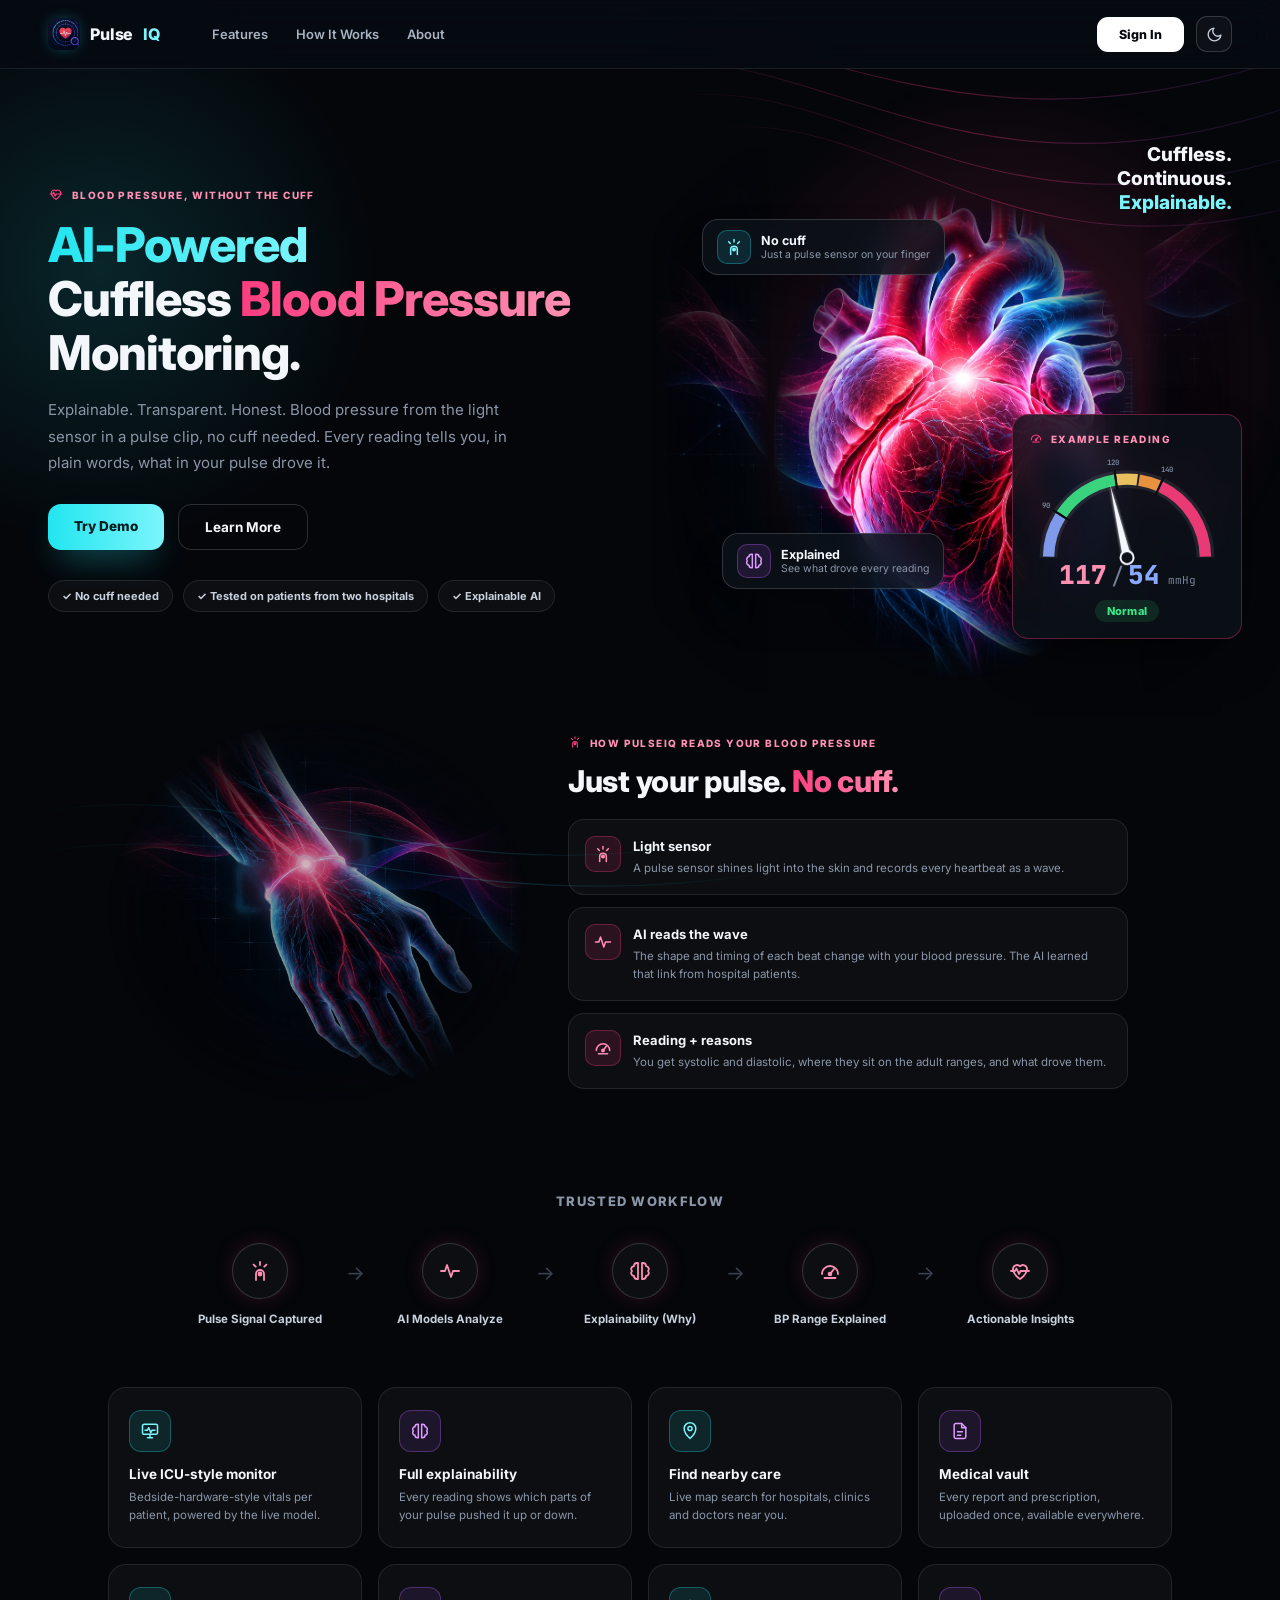
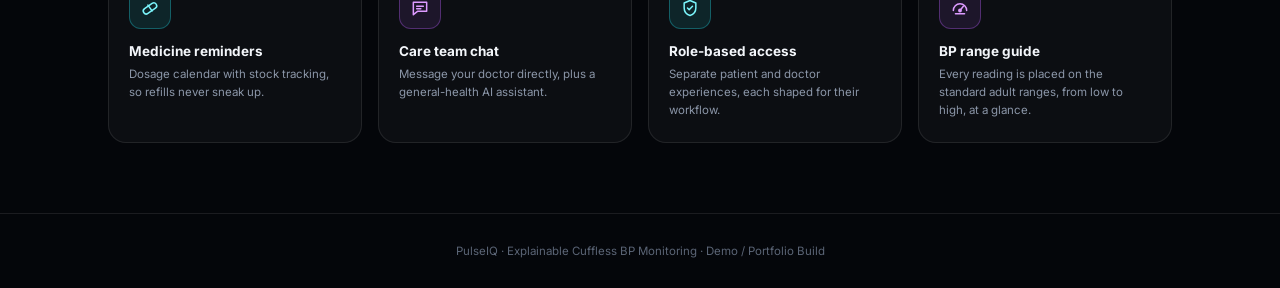
<file: static/index.html>
<!DOCTYPE html>
<html lang="en">
<head>
<meta charset="UTF-8">
<meta name="viewport" content="width=device-width, initial-scale=1.0">
<script>/* Applied before first paint so a light-mode user never sees a dark flash. */
try{if(localStorage.getItem('pulseiq_theme')==='light')document.documentElement.setAttribute('data-theme','light');}catch(e){}</script>
<title>PulseIQ — AI-Powered Cuffless Blood Pressure Monitoring</title>
<link rel="icon" type="image/png" href="[data-uri]">
<link rel="preconnect" href="https://fonts.googleapis.com">
<link href="https://fonts.googleapis.com/css2?family=Inter:wght@400;500;600;700;800;900&family=JetBrains+Mono:wght@500;600;700;800&display=swap" rel="stylesheet">
<link rel="stylesheet" href="shared/theme.css?v=18">
<link rel="stylesheet" href="shared/bp-theme.css?v=15">
<script src="shared/bp-art.js?v=6"></script>
<style>
  body{overflow-x:hidden;}
  .nav{position:sticky;top:0;z-index:50;display:flex;align-items:center;padding:16px 48px;background:color-mix(in srgb, var(--bg-deep) 80%, transparent);backdrop-filter:blur(16px);border-bottom:1px solid var(--glass-border);}
  .nav .brand{font-weight:800;font-size:16px;color:var(--ink-0);display:flex;align-items:center;gap:10px;}
  .nav .brand .mark{width:32px;height:32px;border-radius:9px;background-image:var(--pulse-logo);background-size:cover;background-position:center;box-shadow:0 0 16px -4px var(--cyan-glow);}
  .nav .brand span{color:var(--cyan-bright);}
  .nav .links{display:flex;gap:28px;margin-left:52px;}
  .nav .links a{font-size:13px;font-weight:600;color:var(--ink-300);}
  .nav .links a:hover{color:var(--ink-0);}
  .nav .grow{flex:1;}
  .nav .cta{background:#fff;color:#04070b;padding:10px 22px;border-radius:11px;font-weight:800;font-size:12.5px;}

  .hero{position:relative;padding:80px 48px 50px;display:flex;align-items:center;gap:60px;max-width:1360px;margin:0 auto;}
  .hero::before{content:"";position:absolute;top:-100px;left:-200px;width:600px;height:600px;background:radial-gradient(circle,rgba(34,229,240,0.14),transparent 65%);pointer-events:none;}
  .hero-copy{flex:1;position:relative;z-index:2;min-width:0;}
  .hero-copy h1{font-size:48px;line-height:1.12;font-weight:800;letter-spacing:-0.02em;margin:0 0 18px;color:var(--ink-0);}
  .hero-copy p{font-size:15px;line-height:1.75;color:var(--ink-400);max-width:480px;margin:0 0 28px;}
  .hero-btns{display:flex;gap:14px;margin-bottom:30px;}
  .hero-btns .primary{background:linear-gradient(90deg,var(--cyan),var(--cyan-bright));color:var(--cyan-ink);padding:14px 26px;border-radius:13px;font-weight:800;font-size:13.5px;box-shadow:0 16px 34px -12px var(--cyan-glow);}
  .hero-btns .ghost{background:transparent;border:1.5px solid var(--glass-border-2);color:var(--ink-0);padding:14px 26px;border-radius:13px;font-weight:700;font-size:13.5px;}
  .hero-badges{display:flex;gap:10px;flex-wrap:wrap;}
  .hero-badges .b{font-size:11px;font-weight:700;color:var(--ink-200);background:var(--glass);border:1px solid var(--glass-border);padding:8px 13px;border-radius:999px;}

  .phone-wrap{position:relative;z-index:2;flex-shrink:0;width:320px;}
  /* v3 hero art */
  .hero-art{position:relative;z-index:2;flex-shrink:0;width:520px;height:500px;}
  .hero-art::before{content:"";position:absolute;inset:-60px;background:radial-gradient(circle at 55% 45%,rgba(255,61,127,.22),transparent 60%);pointer-events:none;}
  .ha-heart{position:absolute;left:-60px;top:0;width:600px;aspect-ratio:1319/1193;pointer-events:none;
    -webkit-mask-image:radial-gradient(ellipse 62% 60% at 50% 50%,#000 55%,transparent 100%);mask-image:radial-gradient(ellipse 62% 60% at 50% 50%,#000 55%,transparent 100%);}
  .ha-glow{position:absolute;left:51%;top:44%;width:180px;height:180px;margin:-90px 0 0 -90px;border-radius:50%;mix-blend-mode:screen;
    background:radial-gradient(circle,rgba(255,130,170,.45),rgba(255,61,127,.12) 40%,transparent 70%);animation:haGlow 1.25s ease-out infinite;}
  @keyframes haGlow{0%{opacity:.25;transform:scale(.8);}12%{opacity:.85;transform:scale(1);}36%{opacity:.55;}60%,100%{opacity:.25;transform:scale(.8);}}
  .ha-card{position:absolute;background:color-mix(in srgb,var(--panel-solid) 82%,transparent);backdrop-filter:blur(14px);
    border:1px solid var(--glass-border-2);border-radius:16px;box-shadow:0 24px 50px -20px rgba(0,0,0,.8);}
  .ha-gauge{right:-10px;bottom:10px;width:230px;padding:14px 16px 16px;border-color:rgba(255,61,127,.35);}
  .ha-gauge .pa-kicker{margin-bottom:6px;}
  .ha-gauge .pa-gauge-read .n b{font-size:26px;}
  .ha-chip,.ha-why{display:flex;align-items:center;gap:10px;padding:10px 14px;}
  .ha-chip{left:-10px;top:70px;} .ha-why{left:10px;bottom:60px;}
  .ha-chip b,.ha-why b{display:block;font-size:12.5px;color:var(--ink-0);}
  .ha-chip span,.ha-why span{display:block;font-size:10.5px;color:var(--ink-400);}
  .ha-ic{width:34px;height:34px;border-radius:10px;display:flex;align-items:center;justify-content:center;color:var(--cyan-bright);
    background:rgba(34,229,240,.12);box-shadow:inset 0 0 0 1px rgba(34,229,240,.3);flex-shrink:0;}
  .ha-ic.purple{color:var(--purple-bright);background:rgba(180,92,247,.12);box-shadow:inset 0 0 0 1px rgba(180,92,247,.35);}
  .ha-tag{position:absolute;right:0;top:-6px;text-align:right;font-size:19px;font-weight:800;line-height:1.25;color:var(--ink-0);}
  .ha-tag em{font-style:normal;color:var(--cyan-bright);}
  .how-strip{display:flex;align-items:center;gap:40px;max-width:1100px;margin:0 auto;padding:10px 48px 30px;}
  .hs-art{width:420px;flex-shrink:0;position:relative;aspect-ratio:1312/1199;}
  .hs-art img{width:100%;height:100%;display:block;filter:brightness(.62) saturate(.8);
    -webkit-mask-image:radial-gradient(ellipse 50% 50% at 50% 50%,#000 50%,transparent 100%);mask-image:radial-gradient(ellipse 50% 50% at 50% 50%,#000 50%,transparent 100%);
    animation:railFloat 14s ease-in-out infinite alternate;}
  .hs-pulse{position:absolute;left:47.2%;top:38%;width:150px;height:150px;margin:-75px 0 0 -75px;border-radius:50%;mix-blend-mode:screen;
    background:radial-gradient(circle,rgba(255,110,150,.5),rgba(255,61,127,.15) 40%,transparent 70%);animation:railPulse 1.25s ease-out infinite;}
  .hs-copy h2{font-size:30px;font-weight:800;color:var(--ink-0);margin:10px 0 20px;letter-spacing:-0.01em;}
  .hs-steps{display:grid;grid-template-columns:1fr;gap:12px;max-width:560px;}
  .hs-steps > div{display:flex;gap:12px;background:var(--glass);border:1px solid var(--glass-border);border-radius:16px;padding:16px;}
  .hs-steps b{width:36px;height:36px;border-radius:10px;flex-shrink:0;display:flex;align-items:center;justify-content:center;
    color:var(--bp-bright);background:rgba(255,61,127,.12);box-shadow:inset 0 0 0 1px rgba(255,61,127,.3);}
  .hs-steps span{font-size:11.5px;line-height:1.55;color:var(--ink-400);}
  .hs-steps strong{display:block;font-size:13px;color:var(--ink-0);margin-bottom:4px;}
  @media(max-width:900px){.how-strip{flex-direction:column;padding:10px 16px 20px;gap:10px;}.hs-art{width:300px;}.hs-steps{grid-template-columns:1fr;}}
  .grad-bp{background:linear-gradient(90deg,#ff3d7f,#ff8fb3);-webkit-background-clip:text;background-clip:text;color:transparent;}
  @media(max-width:1080px){.hero-art{width:100%;max-width:520px;margin:0 auto;}}
  @media(max-width:600px){.hero-art{height:420px;}.ha-heart{left:0;width:100%;}.ha-tag{display:none;}
    .ha-gauge{right:0;width:200px;}.ha-chip{left:0;top:10px;}.ha-why{left:0;bottom:10px;}}
  .phone-glow-ring{position:absolute;top:50%;left:50%;transform:translate(-50%,-50%);width:380px;height:380px;background:radial-gradient(circle,rgba(34,229,240,0.28),transparent 68%);filter:blur(6px);z-index:0;}
  .phone{position:relative;z-index:2;background:linear-gradient(180deg,var(--panel-solid),var(--screen));border:1px solid var(--glass-border-2);border-radius:38px;padding:14px;box-shadow:0 60px 120px -40px var(--shadow-strong);}
  .phone-screen{background:var(--screen);border-radius:26px;padding:20px 18px;position:relative;overflow:hidden;min-height:500px;}
  .phone-hi{font-size:10px;color:var(--ink-500);text-transform:uppercase;letter-spacing:0.08em;font-weight:700;margin-bottom:6px;}
  .phone-bp{font-family:'JetBrains Mono',monospace;font-weight:800;color:var(--ink-0);font-size:36px;display:flex;align-items:baseline;gap:8px;}
  .phone-bp small{font-size:12px;color:var(--ink-500);font-weight:600;}
  /* Live trace panel. This replaced a glowing circle with a fingertip glyph:
     it read as a tap target, but nothing on a marketing page is tappable, so it
     was promising an interaction that did not exist. A moving readout carries
     the same "this is alive" signal without pretending to be a button. */
  .phone-trace{position:relative;height:150px;margin:14px 0;border-radius:14px;overflow:hidden;
    display:flex;flex-direction:column;padding:28px 12px 10px;
    background:radial-gradient(120% 140% at 50% 0%,rgba(34,229,240,0.09),rgba(0,0,0,0) 70%),var(--screen);}
  .phone-trace::before{content:"";position:absolute;inset:0;pointer-events:none;
    background-image:linear-gradient(var(--wash-2) 1px,transparent 1px),
                     linear-gradient(90deg,var(--wash-2) 1px,transparent 1px);
    background-size:100% 25px,30px 100%;}
  /* The waveform sits in the flow rather than filling the panel, so it can
     never run under the quality readout below it. */
  .phone-trace .vp{position:relative;flex:1 1 auto;min-height:0;margin:0 -12px;overflow:hidden;
    -webkit-mask-image:linear-gradient(90deg,transparent 0,#000 8%,#000 92%,transparent 100%);
            mask-image:linear-gradient(90deg,transparent 0,#000 8%,#000 92%,transparent 100%);}
  .phone-trace svg{position:absolute;top:0;left:0;height:100%;width:200%;
    animation:trace-scroll 4.2s linear infinite;will-change:transform;}
  @keyframes trace-scroll{from{transform:translateX(0);}to{transform:translateX(-50%);}}
  .phone-trace .wv{filter:drop-shadow(0 0 6px rgba(34,229,240,0.6)) drop-shadow(0 0 16px rgba(34,229,240,0.25));}
  .trace-tag{position:absolute;top:10px;left:12px;z-index:3;display:flex;align-items:center;gap:6px;
    font-size:8.5px;font-weight:800;letter-spacing:0.08em;text-transform:uppercase;color:var(--ink-500);}
  .trace-tag i{width:6px;height:6px;border-radius:50%;background:var(--cyan-bright);
    box-shadow:0 0 8px var(--cyan-bright);animation:blip 1.4s ease-in-out infinite;font-style:normal;}
  @keyframes blip{0%,100%{opacity:1;transform:scale(1);}50%{opacity:0.35;transform:scale(0.75);}}
  .trace-q{position:relative;z-index:3;flex:0 0 auto;padding-top:8px;}
  .trace-q .row{display:flex;justify-content:space-between;align-items:baseline;gap:8px;
    font-size:8px;color:var(--ink-500);white-space:nowrap;
    text-transform:uppercase;letter-spacing:0.06em;font-weight:700;margin-bottom:4px;}
  .trace-q .row b{color:var(--cyan-bright);font-family:'JetBrains Mono',monospace;font-size:9.5px;
    letter-spacing:0;flex:0 0 auto;}
  .trace-q .bar{height:3px;border-radius:99px;background:var(--wash-3);overflow:hidden;}
  .trace-q .bar i{display:block;height:100%;width:99%;border-radius:99px;
    background:linear-gradient(90deg,var(--cyan-dim),var(--cyan-bright));}
  .phone-tiles{display:grid;grid-template-columns:1fr 1fr;gap:10px;}
  .phone-tile{background:var(--glass);border:1px solid var(--glass-border);border-radius:12px;padding:10px 12px;}
  .phone-tile .l{font-size:8.5px;color:var(--ink-500);text-transform:uppercase;letter-spacing:0.06em;font-weight:700;}
  .phone-tile .v{font-family:'JetBrains Mono',monospace;font-weight:800;font-size:16px;color:var(--ink-0);margin-top:3px;}
  .phone-tile.hr .v{color:var(--hr);} .phone-tile.spo2 .v{color:var(--spo2);}

  .section{max-width:1160px;margin:0 auto;padding:20px 48px 70px;}
  .wf-title{text-align:center;font-size:13px;font-weight:800;color:var(--ink-400);text-transform:uppercase;letter-spacing:0.1em;margin-bottom:34px;}
  .workflow{display:flex;align-items:flex-start;justify-content:center;gap:0;}
  .wf-step{display:flex;flex-direction:column;align-items:center;width:150px;text-align:center;flex-shrink:0;}
  .wf-step .ic{color:var(--bp-bright);box-shadow:0 0 24px -8px var(--bp-glow);}
  .wf-step .ic{width:56px;height:56px;border-radius:50%;background:var(--glass);border:1px solid var(--glass-border-2);display:flex;align-items:center;justify-content:center;font-size:22px;margin-bottom:12px;}
  .wf-step p{font-size:11.5px;font-weight:700;color:var(--ink-200);margin:0;line-height:1.4;}
  .wf-arrow{color:var(--ink-700);font-size:20px;padding-top:18px;flex-shrink:0;width:40px;text-align:center;}

  .feat-grid{display:grid;grid-template-columns:repeat(4,1fr);gap:16px;margin-top:60px;}
  .feat{background:var(--glass);border:1px solid var(--glass-border);border-radius:18px;padding:22px 20px;}
  .feat .ic{color:var(--cyan-bright);}
  .feat .ic.purple{color:var(--purple-bright);}
  .feat .ic{width:42px;height:42px;border-radius:12px;display:flex;align-items:center;justify-content:center;font-size:19px;margin-bottom:14px;background:rgba(34,229,240,0.1);box-shadow:inset 0 0 0 1px rgba(34,229,240,0.3);}
  .feat .ic.purple{background:rgba(180,92,247,0.1);box-shadow:inset 0 0 0 1px rgba(180,92,247,0.35);}
  .feat h4{font-size:13.5px;font-weight:700;color:var(--ink-0);margin:0 0 6px;}
  .feat p{font-size:11.5px;color:var(--ink-400);line-height:1.6;margin:0;}
  .footer{text-align:center;padding:30px;color:var(--ink-600);font-size:11.5px;border-top:1px solid var(--glass-border);}
  @media(max-width:1080px){ .feat-grid{grid-template-columns:1fr 1fr;} .hero{flex-direction:column;} }
  /* Phone. The 48px side padding and the fixed-width workflow row were what
     pushed this page 260px wider than the screen. */
  @media(max-width:720px){
    .nav{padding:12px 16px;}
    .nav .links{display:none;}                 /* the CTA is the only nav that matters here */
    .hero{padding:40px 16px 30px;gap:32px;}
    .hero-copy h1{font-size:31px;}
    .hero-copy p{font-size:14px;}
    .hero-btns{flex-direction:column;gap:10px;}
    .hero-btns .primary,.hero-btns .ghost{text-align:center;padding:14px 18px;}
    .section{padding:16px 16px 46px;}
    .feat-grid{grid-template-columns:1fr;gap:12px;margin-top:34px;}
    /* Five 150px steps cannot fit; let them wrap into a centred block and drop
       the connecting arrows, which only read correctly in a single row. */
    .workflow{flex-wrap:wrap;gap:18px 10px;}
    .wf-step{width:calc(50% - 10px);}
    .wf-arrow{display:none;}
    .phone-wrap{width:100%;max-width:320px;margin:0 auto;}
    .footer{padding:24px 16px;}
  }
  @media(max-width:420px){
    .hero-copy h1{font-size:27px;}
    .wf-step{width:100%;}
  }
  /* Five 150px steps plus arrows need ~910px; below that they wrap, which
     starts well above the phone breakpoint. */
  @media(max-width:1000px){
    .workflow{flex-wrap:wrap;gap:20px 12px;}
    .wf-arrow{display:none;}
    .wf-step{width:calc(33.33% - 12px);}
    .section{padding:20px 24px 60px;}
    .hero{padding:60px 24px 40px;}
  }
  @media(max-width:720px){ html,body{overflow-x:hidden;} }
</style>
</head>
<body>

<div class="nav">
  <div class="brand"><div class="mark"></div>Pulse<span>IQ</span></div>
  <div class="links">
    <a href="#features">Features</a>
    <a href="#workflow">How It Works</a>
    <a href="#about">About</a>
  </div>
  <div class="grow"></div>
  <a class="cta" href="login.html">Sign In</a>
</div>

<div class="hero">
  <div class="hero-copy">
    <div class="pa-kicker" style="margin-bottom:14px;"><span data-pa-icon="heart" data-size="16"></span>Blood pressure, without the cuff</div>
    <h1><span class="grad-cyan">AI-Powered</span><br>Cuffless <span class="grad-bp">Blood Pressure</span><br>Monitoring.</h1>
    <p>Explainable. Transparent. Honest. Blood pressure from the light sensor in a pulse clip, no cuff needed. Every reading tells you, in plain words, what in your pulse drove it.</p>
    <div class="hero-btns">
      <a class="primary" href="login.html">Try Demo</a>
      <a class="ghost" href="#features">Learn More</a>
    </div>
    <div class="hero-badges">
      <span class="b">✓ No cuff needed</span>
      <span class="b">✓ Tested on patients from two hospitals</span>
      <span class="b">✓ Explainable AI</span>
    </div>
  </div>

  <!-- v3: BP-themed hero art. The gauge shows an example reading and is labelled as such. -->
  <div class="hero-art">
    <div class="ha-heart pa-scene" aria-hidden="true">
      <img class="pa-scene-waves" src="shared/img/heart-hd.webp" alt="">
      <img class="pa-scene-heart" src="shared/img/heart-hd.webp" alt="">
      <i class="ha-glow"></i>
    </div>
    <div class="ha-card ha-gauge">
      <div class="pa-kicker"><span data-pa-icon="bp" data-size="14"></span>Example reading</div>
      <div id="heroGauge"></div>
    </div>
    <div class="ha-card ha-chip">
      <div class="ha-ic" data-pa-icon="sensor"></div>
      <div><b>No cuff</b><span>Just a pulse sensor on your finger</span></div>
    </div>
    <div class="ha-card ha-why">
      <div class="ha-ic purple" data-pa-icon="brain"></div>
      <div><b>Explained</b><span>See what drove every reading</span></div>
    </div>
    <div class="ha-tag">Cuffless.<br>Continuous.<br><em>Explainable.</em></div>
  </div>
</div>

<!-- v3: how the reading is taken, with the wrist-sensor artwork -->
<div class="section how-strip">
  <div class="hs-art" aria-hidden="true"><img src="shared/img/hand-clean.webp" alt=""><i class="hs-pulse"></i></div>
  <div class="hs-copy">
    <div class="pa-kicker"><span data-pa-icon="sensor" data-size="14"></span>How PulseIQ reads your blood pressure</div>
    <h2>Just your pulse. <span class="grad-bp">No cuff.</span></h2>
    <div class="hs-steps">
      <div><b data-pa-icon="sensor"></b><span><strong>Light sensor</strong>A pulse sensor shines light into the skin and records every heartbeat as a wave.</span></div>
      <div><b data-pa-icon="pulse"></b><span><strong>AI reads the wave</strong>The shape and timing of each beat change with your blood pressure. The AI learned that link from hospital patients.</span></div>
      <div><b data-pa-icon="bp"></b><span><strong>Reading + reasons</strong>You get systolic and diastolic, where they sit on the adult ranges, and what drove them.</span></div>
    </div>
  </div>
</div>

<div class="section" id="workflow">
  <div class="wf-title">Trusted Workflow</div>
  <div class="workflow">
    <div class="wf-step"><div class="ic" data-pa-icon="sensor" data-size="24"></div><p>Pulse Signal Captured</p></div>
    <div class="wf-arrow">→</div>
    <div class="wf-step"><div class="ic" data-pa-icon="pulse" data-size="24"></div><p>AI Models Analyze</p></div>
    <div class="wf-arrow">→</div>
    <div class="wf-step"><div class="ic" data-pa-icon="brain" data-size="24"></div><p>Explainability (Why)</p></div>
    <div class="wf-arrow">→</div>
    <div class="wf-step"><div class="ic" data-pa-icon="bp" data-size="24"></div><p>BP Range Explained</p></div>
    <div class="wf-arrow">→</div>
    <div class="wf-step"><div class="ic" data-pa-icon="heart" data-size="24"></div><p>Actionable Insights</p></div>
  </div>

  <div class="feat-grid" id="features">
    <div class="feat"><div class="ic" data-pa-icon="monitor"></div><h4>Live ICU-style monitor</h4><p>Bedside-hardware-style vitals per patient, powered by the live model.</p></div>
    <div class="feat"><div class="ic purple" data-pa-icon="brain"></div><h4>Full explainability</h4><p>Every reading shows which parts of your pulse pushed it up or down.</p></div>
    <div class="feat"><div class="ic" data-pa-icon="pin"></div><h4>Find nearby care</h4><p>Live map search for hospitals, clinics and doctors near you.</p></div>
    <div class="feat"><div class="ic purple" data-pa-icon="file"></div><h4>Medical vault</h4><p>Every report and prescription, uploaded once, available everywhere.</p></div>
    <div class="feat"><div class="ic" data-pa-icon="pill"></div><h4>Medicine reminders</h4><p>Dosage calendar with stock tracking, so refills never sneak up.</p></div>
    <div class="feat"><div class="ic purple" data-pa-icon="chat"></div><h4>Care team chat</h4><p>Message your doctor directly, plus a general-health AI assistant.</p></div>
    <div class="feat"><div class="ic" data-pa-icon="shield"></div><h4>Role-based access</h4><p>Separate patient and doctor experiences, each shaped for their workflow.</p></div>
    <div class="feat"><div class="ic purple" data-pa-icon="bp"></div><h4>BP range guide</h4><p>Every reading is placed on the standard adult ranges, from low to high, at a glance.</p></div>
  </div>
</div>

<div class="footer" id="about">PulseIQ · Explainable Cuffless BP Monitoring · Demo / Portfolio Build</div>

<script src="shared/shell.js?v=18"></script>
<script>document.getElementById('heroGauge').innerHTML = PulseArt.gauge(117, 54);</script>
</body>
</html>
</file>
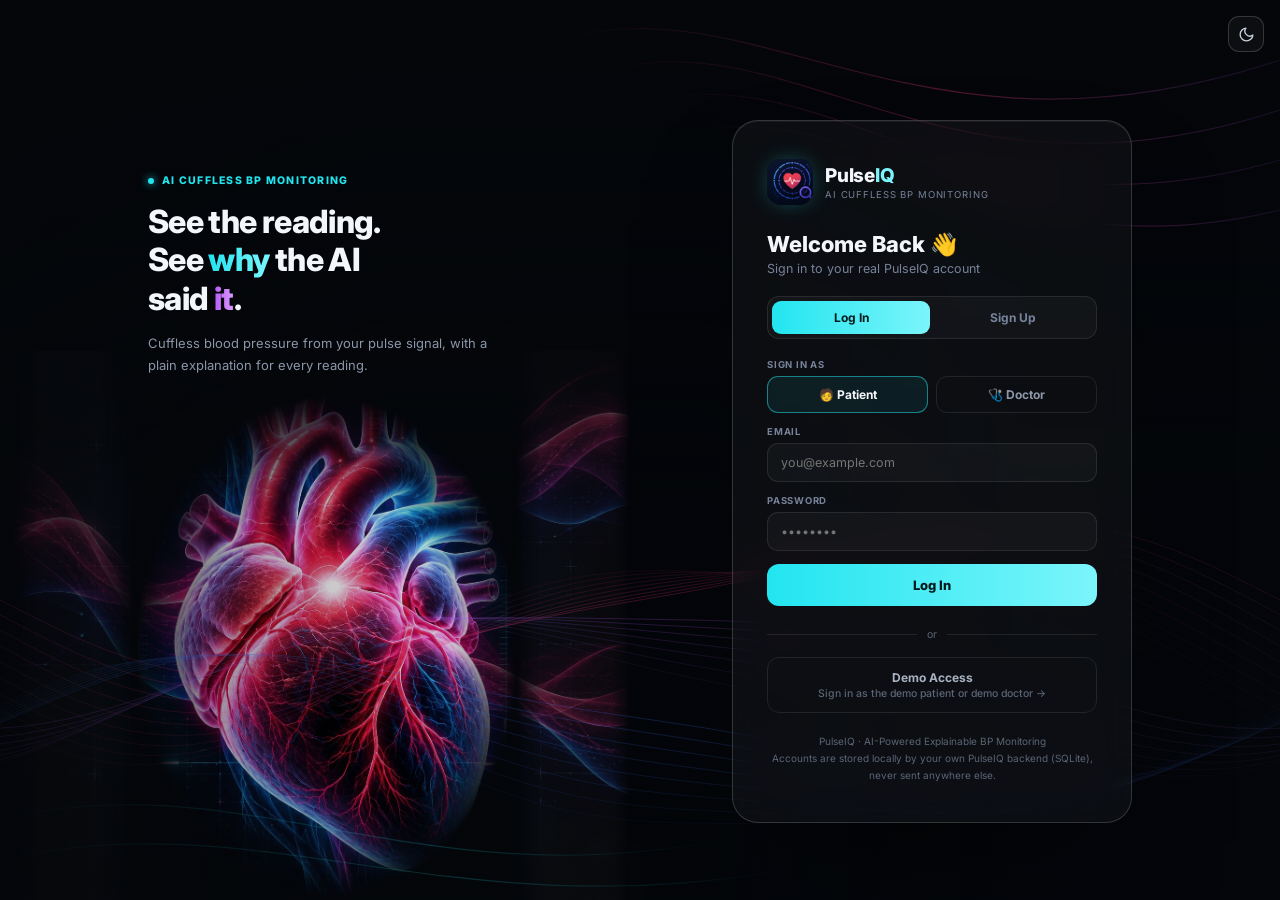
<file: static/chat.html>
<!DOCTYPE html>
<html lang="en">
<head>
<meta charset="UTF-8">
<meta name="viewport" content="width=device-width, initial-scale=1.0">
<script>/* Applied before first paint so a light-mode user never sees a dark flash. */
try{if(localStorage.getItem('pulseiq_theme')==='light')document.documentElement.setAttribute('data-theme','light');}catch(e){}</script>
<title>PulseIQ — Messages</title>
<link rel="icon" type="image/png" href="[data-uri]">
<link rel="preconnect" href="https://fonts.googleapis.com">
<link href="https://fonts.googleapis.com/css2?family=Inter:wght@400;500;600;700;800&display=swap" rel="stylesheet">
<link rel="stylesheet" href="shared/theme.css?v=18">
<link rel="stylesheet" href="shared/bp-theme.css?v=15">
<script src="shared/bp-art.js?v=6"></script>
<style>
  .content{padding:0;display:flex;flex:1;min-height:0;}
  .chat-side{width:262px;background:color-mix(in srgb, var(--bg-panel-2) 70%, transparent);border-right:1px solid var(--glass-border);flex-shrink:0;display:flex;flex-direction:column;min-height:0;}
  .side-head{padding:16px 16px 10px;font-size:9.5px;letter-spacing:0.09em;text-transform:uppercase;color:var(--ink-600);font-weight:800;}
  .side-list{flex:1;overflow-y:auto;padding:0 10px 14px;}

  .contact{display:flex;align-items:center;gap:11px;padding:11px 12px;border-radius:12px;cursor:pointer;margin-bottom:3px;}
  .contact:hover{background:var(--glass-hover);}
  .contact.on{background:var(--glass-strong);border:1px solid var(--glass-border-2);}
  .contact .av{width:34px;height:34px;border-radius:11px;flex-shrink:0;display:flex;align-items:center;justify-content:center;font-size:11.5px;font-weight:800;
    background:linear-gradient(135deg,var(--cyan-bright),var(--cyan-dim));color:var(--cyan-ink);}
  .contact.ai .av{background:linear-gradient(135deg,var(--purple-bright),var(--purple-dim));color:#160821;font-size:15px;}
  .contact .meta{min-width:0;flex:1;}
  .contact .nm{font-size:12.5px;font-weight:700;color:var(--ink-0);white-space:nowrap;overflow:hidden;text-overflow:ellipsis;}
  .contact .lm{font-size:10.5px;color:var(--ink-600);white-space:nowrap;overflow:hidden;text-overflow:ellipsis;margin-top:1px;}
  .contact.unread .nm{color:var(--ink-0);font-weight:800;}
  .contact.unread .lm{color:var(--ink-200);font-weight:600;}
  .contact .badge-n{flex-shrink:0;min-width:19px;height:19px;padding:0 6px;border-radius:99px;
    background:linear-gradient(90deg,var(--cyan),var(--cyan-bright));color:var(--cyan-ink);
    font-size:10px;font-weight:800;display:flex;align-items:center;justify-content:center;
    box-shadow:0 0 12px -2px var(--cyan-glow);}
  .contact .dot{flex-shrink:0;width:8px;height:8px;border-radius:50%;background:var(--cyan);box-shadow:0 0 8px var(--cyan);}
  .side-empty{font-size:11px;color:var(--ink-600);padding:10px 12px;line-height:1.6;}

  .chat-pane{flex:1;display:flex;flex-direction:column;min-width:0;}
  .chat-head{padding:16px 24px;border-bottom:1px solid var(--glass-border);display:flex;align-items:center;gap:12px;}
  .chat-head .av{width:36px;height:36px;border-radius:11px;display:flex;align-items:center;justify-content:center;font-size:13px;font-weight:800;
    background:linear-gradient(135deg,var(--cyan-bright),var(--cyan-dim));color:var(--cyan-ink);}
  .chat-head.ai .av{background:linear-gradient(135deg,var(--purple-bright),var(--purple-dim));color:#160821;font-size:15px;}
  .chat-head h4{margin:0;font-size:13.5px;color:var(--ink-0);}
  .chat-head .sub{font-size:11px;color:var(--ink-500);}
  .head-actions{margin-left:auto;}
  .mini-btn{background:var(--glass);border:1px solid var(--glass-border-2);color:var(--ink-300);font-size:11px;font-weight:700;padding:7px 12px;border-radius:9px;cursor:pointer;}
  .mini-btn:hover{color:var(--ink-0);}

  .messages{flex:1;overflow-y:auto;padding:24px;}
  .bubble{max-width:62%;padding:12px 16px;border-radius:16px;font-size:12.5px;margin-bottom:4px;line-height:1.6;white-space:pre-wrap;}
  .bubble.them{background:var(--glass);border:1px solid var(--glass-border);border-bottom-left-radius:4px;color:var(--ink-200);}
  .bubble.me{background:linear-gradient(135deg,var(--cyan-dim),var(--cyan));color:var(--cyan-ink);margin-left:auto;border-bottom-right-radius:4px;font-weight:600;}
  .bubble.pending{opacity:.6;font-style:italic;}
  .stamp{font-size:9.5px;color:var(--ink-600);margin:0 4px 12px;}
  .stamp.me{text-align:right;}
  .empty-thread{text-align:center;color:var(--ink-600);font-size:12px;padding:50px 20px;line-height:1.7;}

  .disclaimer{text-align:center;color:var(--ink-500);font-size:11px;padding:10px 24px;}
  .composer{display:flex;gap:10px;padding:16px 24px;border-top:1px solid var(--glass-border);}
  .composer input{flex:1;background:var(--wash-1);border:1px solid var(--glass-border);border-radius:12px;padding:12px 15px;font-size:12.5px;font-family:'Inter';color:var(--ink-0);outline:none;}
  .composer input:focus{border-color:rgba(34,229,240,0.5);}
  .composer input:disabled{opacity:.5;}
  .composer button{background:linear-gradient(90deg,var(--cyan),var(--cyan-bright));color:var(--cyan-ink);border:none;border-radius:12px;width:44px;font-weight:800;font-size:15px;cursor:pointer;}
  .composer button:disabled{opacity:.45;cursor:default;}
  .signin-note{background:rgba(255,200,87,0.08);border:1px solid rgba(255,200,87,0.3);color:var(--amber);
    font-size:11.5px;padding:11px 15px;border-radius:11px;margin:14px 24px;line-height:1.6;}
  .signin-note a{color:var(--cyan-bright);font-weight:700;}

  /* ---- Message actions, reply quoting and inline editing ---------------- */
  .msg{position:relative;display:flex;flex-direction:column;}
  .msg.mine{align-items:flex-end;}
  .msg .bubble{position:relative;}
  .bubble.flash{animation:quote-flash 1.1s ease;}
  @keyframes quote-flash{0%,100%{box-shadow:none;}30%{box-shadow:0 0 0 3px rgba(34,229,240,0.55);}}

  /* No hover handle: the menu comes from right-clicking the message itself, so
     nothing floats over the thread. Fixed positioning keeps it from being
     clipped by the scrolling message list. */
  .msg .bubble{cursor:context-menu;}
  .msg-menu{position:fixed;z-index:400;min-width:172px;background:var(--panel-solid-2);
    border:1px solid var(--glass-border-2);border-radius:11px;padding:5px;
    box-shadow:0 18px 44px var(--shadow-strong);}
  .msg-menu button{display:block;width:100%;text-align:left;background:none;border:none;color:var(--ink-200);
    font-size:11.5px;font-weight:600;font-family:'Inter';padding:8px 10px;border-radius:7px;cursor:pointer;}
  .msg-menu button:hover{background:var(--wash-3);color:var(--ink-0);}
  .msg-menu button.danger{color:var(--red);}
  .msg-menu button.danger:hover{background:rgba(255,92,114,0.12);}
  .msg-menu .sep{height:1px;background:var(--glass-border);margin:4px 2px;}
  .msg-menu .hint{font-size:9.5px;color:var(--ink-600);padding:4px 10px 6px;line-height:1.45;}

  /* Quoted message inside a bubble. */
  .quote{display:block;width:100%;text-align:left;border:none;font-family:'Inter';cursor:pointer;
    border-left:3px solid currentColor;border-radius:7px;padding:6px 9px;margin-bottom:7px;
    font-size:11px;line-height:1.45;opacity:.85;}
  .bubble.them .quote{background:var(--wash-2);color:var(--cyan-bright);}
  .bubble.me   .quote{background:rgba(0,0,0,0.13);color:var(--cyan-ink);}
  .quote .qa{display:block;font-weight:800;font-size:9.5px;text-transform:uppercase;letter-spacing:.05em;margin-bottom:2px;}
  .quote .qb{display:block;white-space:nowrap;overflow:hidden;text-overflow:ellipsis;opacity:.85;}
  .stamp .edited{opacity:.85;}

  /* Reply chip above the composer. */
  .reply-bar{display:none;align-items:center;gap:10px;margin:0 24px;padding:9px 12px;
    background:rgba(34,229,240,0.06);border:1px solid rgba(34,229,240,0.25);
    border-left:3px solid var(--cyan-bright);border-radius:10px;}
  .reply-bar.on{display:flex;}
  .reply-bar .rb-t{flex:1;min-width:0;font-size:11px;line-height:1.45;}
  .reply-bar .rb-t b{display:block;color:var(--cyan-bright);font-size:9.5px;text-transform:uppercase;letter-spacing:.05em;}
  .reply-bar .rb-t span{display:block;color:var(--ink-400);white-space:nowrap;overflow:hidden;text-overflow:ellipsis;}
  .reply-bar .rb-x{background:none;border:none;color:var(--ink-500);font-size:15px;cursor:pointer;padding:0 4px;}
  .reply-bar .rb-x:hover{color:var(--ink-0);}

  /* Inline edit box, replacing the bubble in place. */
  .edit-box{max-width:62%;margin-left:auto;margin-bottom:4px;}
  .edit-box textarea{width:100%;background:var(--wash-2);border:1px solid rgba(34,229,240,0.5);
    border-radius:14px;padding:11px 14px;font-size:12.5px;font-family:'Inter';color:var(--ink-0);
    outline:none;resize:vertical;min-height:62px;line-height:1.6;}
  .edit-box .ea{display:flex;gap:8px;justify-content:flex-end;margin-top:7px;}
  .edit-box .ea button{border:none;border-radius:9px;padding:7px 14px;font-size:11px;font-weight:700;
    font-family:'Inter';cursor:pointer;}
  .edit-box .ea .save{background:var(--cyan-bright);color:var(--cyan-ink);}
  .edit-box .ea .cancel{background:var(--glass);border:1px solid var(--glass-border-2);color:var(--ink-300);}
  .msg-err{font-size:10.5px;color:var(--red);margin:0 4px 10px;text-align:right;}

  /* Phone. The conversation list and the thread cannot share 390px, so the
     list collapses to a horizontal strip of avatars above the thread. */
  @media(max-width:900px){
    .content{flex-direction:column;min-height:0;}
    .chat-side{width:100%;flex-direction:row;align-items:center;gap:8px;
      border-right:none;border-bottom:1px solid var(--glass-border);
      overflow-x:auto;-webkit-overflow-scrolling:touch;padding:8px 10px;flex-shrink:0;}
    .chat-side::-webkit-scrollbar{display:none;}
    .side-head{display:none;}
    .side-list{display:flex;gap:8px;padding:0;overflow:visible;flex:none;}
    .contact{flex-direction:column;align-items:center;gap:5px;width:72px;padding:7px 4px;
      margin-bottom:0;text-align:center;flex-shrink:0;}
    .contact .meta{min-width:0;width:100%;}
    .contact .nm{font-size:10px;max-width:64px;overflow:hidden;text-overflow:ellipsis;white-space:nowrap;margin:0 auto;}
    .contact .lm{display:none;}
    .messages{padding:14px 12px;}
    .msg .bubble{-webkit-touch-callout:none;-webkit-user-select:none;user-select:none;}
    .bubble{max-width:82%;}
    .edit-box{max-width:82%;}
    .composer{padding:10px 12px;gap:8px;}
    .composer input{font-size:16px;}   /* under 16px iOS zooms the whole page on focus */
    .chat-head{padding:10px 12px;}
    .head-actions{margin-left:auto;}
    .reply-bar{margin:0 12px;}
    .disclaimer{padding:8px 12px;font-size:10px;}
  }
</style>
</head>
<body>
<div class="app">
  <div id="rail" data-active="chat"></div>
  <div class="main">
    <div class="topbar">
      <div class="brand">Pulse<span>IQ</span></div>
      <div class="grow"></div>
      <span id="backendBadge" class="badge" style="margin-right:10px;">● Connecting…</span>
      <div class="clock" id="clock">--:--:--</div>
    </div>
    <div class="content">
      <div class="chat-side">
        <div class="side-head" id="sideHead">Conversations</div>
        <div class="side-list" id="contactList"></div>
      </div>

      <div class="chat-pane">
        <div class="chat-head" id="chatHead">
          <div class="av" id="headAv">—</div>
          <div><h4 id="headName">Select a conversation</h4><div class="sub" id="headSub">—</div></div>
          <div class="head-actions" id="headActions"></div>
        </div>
        <div id="signinNote"></div>
        <div class="messages" id="messages"></div>
        <div class="disclaimer" id="disclaimer"></div>
        <div class="reply-bar" id="replyBar">
          <div class="rb-t"><b id="rbWho">Replying to</b><span id="rbText"></span></div>
          <button class="rb-x" id="rbCancel" title="Cancel reply">✕</button>
        </div>
        <div class="composer">
          <input id="msgInput" placeholder="Type a message…" disabled>
          <button id="sendBtn" disabled>➤</button>
        </div>
      </div>
    </div>
    <div class="status-bar">
      <span>SYS: <b>OPERATIONAL</b></span>
      <span>PulseIQ · Explainable Cuffless BP Monitoring · Demo Mode</span>
    </div>
  </div>
</div>
<script src="shared/shell.js?v=18"></script>
<script>
  function tick(){ var d=new Date(); document.getElementById('clock').textContent=[d.getHours(),d.getMinutes(),d.getSeconds()].map(n=>String(n).padStart(2,'0')).join(':'); }
  setInterval(tick,1000); tick();

  var PULSEIQ_API = (window.PULSEIQ_API_BASE || (location.port === '8090' ? 'http://localhost:8001' : location.origin));
  var ROLE  = localStorage.getItem('pulseiq_role') || 'patient';
  var TOKEN = localStorage.getItem('pulseiq_token');
  var IS_DOCTOR = ROLE === 'doctor';
  // Patients get the AI assistant as an extra contact; doctors get people only.
  var SHOW_AI = !IS_DOCTOR;

  var CONTACTS = [];
  var ACTIVE = null;          // {type:'ai'} or {type:'user', id, name}
  var pollTimer = null;

  function esc(s){
    return String(s).replace(/[&<>"']/g, function(c){
      return {'&':'&amp;','<':'&lt;','>':'&gt;','"':'&quot;',"'":'&#39;'}[c];
    });
  }
  function initials(n){ return n.split(' ').filter(Boolean).map(function(w){return w[0];}).join('').slice(0,2).toUpperCase(); }
  function updateNavBadge(total){
    if(window.PulseShell && window.PulseShell.setNavUnread) window.PulseShell.setNavUnread(total);
  }
  function authHeaders(){ return TOKEN ? {'Authorization':'Bearer '+TOKEN} : {}; }
  function timeOf(ts){
    var d = new Date(ts*1000);
    return d.toLocaleTimeString([], {hour:'2-digit', minute:'2-digit'});
  }
  // Guests keep seeing why real messaging is unavailable, even after they
  // click into the AI conversation.
  function renderSigninNote(){
    var el = document.getElementById('signinNote');
    if(!el) return;
    if(TOKEN){ el.innerHTML = ''; return; }
    el.innerHTML =
      '<div class="signin-note">You\'re browsing as a guest, so real messaging is unavailable. ' +
      '<a href="login.html">Sign in or create an account</a> to message ' +
      (IS_DOCTOR ? 'your patients' : 'a doctor') + '.' +
      (SHOW_AI ? ' The AI assistant still works.' : '') + '</div>';
  }

  function setBadge(ok, label){
    var b=document.getElementById('backendBadge'); if(!b) return;
    if(ok){ b.textContent='● '+(label||'Connected'); b.style.color='var(--green)'; b.style.borderColor='rgba(52,211,153,0.4)'; }
    else { b.textContent='● '+(label||'Offline'); b.style.color='var(--ink-500)'; }
  }

  // ---------------- AI thread (local LLM, stored in this browser) ----------------
  var AI_KEY = 'pulseiq_ai_thread';
  var AI_GREETING = "Hi! I'm your PulseIQ Health Assistant. Ask me about blood pressure, healthy ranges, lifestyle tips, your readings, or how PulseIQ works.";
  function loadAiThread(){
    try { var t = JSON.parse(localStorage.getItem(AI_KEY)); if(Array.isArray(t) && t.length) return t; } catch(e){}
    return [{who:'them', text:AI_GREETING}];
  }
  function saveAiThread(t){
    try { localStorage.setItem(AI_KEY, JSON.stringify(t.filter(function(m){ return !m.pending; }))); } catch(e){}
  }
  var aiThread = loadAiThread();

  // ---------------- Contacts ----------------
  function renderContacts(){
    var el = document.getElementById('contactList');
    var html = '';
    if(SHOW_AI){
      var on = ACTIVE && ACTIVE.type === 'ai';
      html += '<div class="contact ai' + (on?' on':'') + '" data-ai="1">' +
                '<div class="av">🤖</div>' +
                '<div class="meta"><div class="nm">PulseIQ AI Assistant</div>' +
                '<div class="lm">General guidance · always available</div></div></div>';
    }
    if(!TOKEN){
      html += '<div class="side-empty">' +
              (IS_DOCTOR ? 'Sign in to message your patients.' : 'Sign in with a real account to message a doctor.') +
              '</div>';
    } else if(!CONTACTS.length){
      html += '<div class="side-empty">' +
              (IS_DOCTOR ? 'No patients have signed up yet.' : 'No doctors have signed up yet. Ask someone to create a doctor account.') +
              '</div>';
    } else {
      CONTACTS.forEach(function(c){
        var on = ACTIVE && ACTIVE.type === 'user' && ACTIVE.id === c.id;
        var unread = c.unread > 0 && !on;   // reading it right now means it isn't unread
        html += '<div class="contact' + (on?' on':'') + (unread?' unread':'') + '" data-id="' + c.id + '">' +
                  '<div class="av">' + esc(initials(c.name)) + '</div>' +
                  '<div class="meta"><div class="nm">' + esc(c.name) + '</div>' +
                  '<div class="lm">' + (c.lastMessage ? esc(c.lastMessage) : (IS_DOCTOR?'Patient':'Doctor')) + '</div></div>' +
                  (unread ? '<div class="badge-n">' + (c.unread > 99 ? '99+' : c.unread) + '</div>' : '') +
                '</div>';
      });
    }
    el.innerHTML = html;

    var aiEl = el.querySelector('[data-ai]');
    if(aiEl) aiEl.addEventListener('click', function(){ selectAi(); });
    el.querySelectorAll('[data-id]').forEach(function(node){
      node.addEventListener('click', function(){
        var id = parseInt(node.getAttribute('data-id'), 10);
        var c = CONTACTS.filter(function(x){ return x.id === id; })[0];
        if(c) selectUser(c);
      });
    });
  }

  function loadContacts(){
    if(!TOKEN){ renderContacts(); return Promise.resolve(); }
    return fetch(PULSEIQ_API + '/api/contacts', {headers: authHeaders()})
      .then(function(r){ if(!r.ok) throw new Error('bad'); return r.json(); })
      .then(function(d){
        setBadge(true, 'Connected');
        CONTACTS = d.contacts;
        renderContacts();
        updateNavBadge(d.totalUnread);
      })
      .catch(function(){ setBadge(false, 'Offline'); renderContacts(); });
  }

  // ---------------- Selection ----------------
  function stopPoll(){ if(pollTimer){ clearInterval(pollTimer); pollTimer = null; } }

  function selectAi(){
    stopPoll();
    ACTIVE = {type:'ai'};
    document.getElementById('chatHead').classList.add('ai');
    document.getElementById('headAv').textContent = '🤖';
    document.getElementById('headName').textContent = 'PulseIQ AI Assistant';
    document.getElementById('headSub').textContent = 'General guidance · not a diagnosis';
    document.getElementById('disclaimer').textContent = '⚠ AI can make mistakes. Always consult a doctor.';
    document.getElementById('headActions').innerHTML = '<button class="mini-btn" id="clearAi">Clear chat</button>';
    document.getElementById('clearAi').onclick = function(){
      aiThread = [{who:'them', text:AI_GREETING}];
      saveAiThread(aiThread); renderThread();
    };
    renderSigninNote();
    enableComposer(true, 'Ask anything…');
    renderContacts(); renderThread();
    checkAiHealth();
  }

  function selectUser(c){
    stopPoll();
    ACTIVE = {type:'user', id:c.id, name:c.name};
    document.getElementById('chatHead').classList.remove('ai');
    document.getElementById('headAv').textContent = initials(c.name);
    document.getElementById('headName').textContent = c.name;
    document.getElementById('headSub').textContent = IS_DOCTOR ? 'Patient' : 'Doctor';
    document.getElementById('disclaimer').textContent =
      IS_DOCTOR ? 'Messages are stored in your PulseIQ database.'
                : 'For emergencies call your local emergency number — do not wait for a reply here.';
    document.getElementById('headActions').innerHTML = '';
    renderSigninNote();
    enableComposer(true, 'Message ' + c.name + '…');
    REPLY_TO = null; EDITING = null;
    var rb = document.getElementById('replyBar'); if(rb) rb.classList.remove('on');
    renderContacts(); loadThread();
    pollTimer = setInterval(loadThread, 5000);   // pick up replies from the other side
  }

  function enableComposer(on, placeholder){
    var i = document.getElementById('msgInput'), b = document.getElementById('sendBtn');
    i.disabled = !on; b.disabled = !on;
    if(placeholder) i.placeholder = placeholder;
  }

  // ---------------- Thread rendering ----------------
  var thread = [];

  function renderThread(){
    var box = document.getElementById('messages');
    if(!ACTIVE){ box.innerHTML = '<div class="empty-thread">Select a conversation to get started.</div>'; return; }

    if(ACTIVE.type === 'ai'){
      box.innerHTML = aiThread.map(function(m){
        return '<div class="bubble ' + (m.who==='me'?'me':'them') + (m.pending?' pending':'') + '">' + esc(m.text) + '</div>';
      }).join('');
    } else {
      if(!thread.length){
        box.innerHTML = '<div class="empty-thread">No messages yet.<br>Say hello to start the conversation.</div>';
      } else {
        box.innerHTML = thread.map(function(m){
          var mine = m.senderId === ME_ID;
          if(EDITING !== null && String(EDITING) === String(m.id)){
            return '<div class="msg mine" data-id="'+m.id+'"><div class="edit-box">' +
                   '<textarea id="editArea">'+esc(m.body)+'</textarea>' +
                   '<div class="ea"><button class="cancel" data-editcancel="1">Cancel</button>' +
                   '<button class="save" data-editsave="'+m.id+'">Save</button></div></div></div>';
          }
          var q = '';
          if(m.replyTo){
            // Quoting the sender by role rather than repeating a name keeps the
            // bubble readable when the same person appears on both sides.
            var qWho = m.replyTo.senderId === ME_ID ? 'You' : esc(ACTIVE.name || 'Them');
            q = '<button class="quote" data-jump="'+m.replyTo.id+'">' +
                '<span class="qa">'+qWho+'</span>' +
                '<span class="qb">'+esc(m.replyTo.body)+'</span></button>';
          }
          return '<div class="msg '+(mine?'mine':'theirs')+'" data-id="'+m.id+'">' +
                   '<div class="bubble ' + (mine?'me':'them') + '" id="b'+m.id+'">' + q + esc(m.body) + '</div>' +
                   '<div class="stamp' + (mine?' me':'') + '">' +
                     (m.editedAt ? '<span class="edited">edited</span> · ' : '') + timeOf(m.createdAt) +
                   '</div>' +
                 '</div>';
        }).join('');
      }
    }
    if(!KEEP_SCROLL) box.scrollTop = box.scrollHeight;
    KEEP_SCROLL = false;
  }

  // ---------------- Reply / edit / delete ----------------
  // Server-side rules are the real ones; these just shape what the UI offers.
  var REPLY_TO = null;   // message being replied to
  var EDITING  = null;   // message id currently open in the edit box
  var OPEN_MENU = null;
  var KEEP_SCROLL = false;
  var DELETE_WINDOW_S = 3600;   // matches auth.DELETE_FOR_EVERYONE_SECONDS

  function closeMenu(){
    var m = document.getElementById('msgMenu');
    if(m) m.remove();
    OPEN_MENU = null;
  }

  function msgById(id){
    for(var i=0;i<thread.length;i++){ if(String(thread[i].id) === String(id)) return thread[i]; }
    return null;
  }

  // Opened by right-clicking a message. Positioned at the pointer and then
  // nudged back inside the viewport, so it never opens off-screen near an edge.
  function openMenuAt(id, x, y){
    closeMenu();
    var m = msgById(id);
    if(!m) return;
    OPEN_MENU = id;
    var mine = m.senderId === ME_ID;
    var young = (Date.now()/1000 - m.createdAt) <= DELETE_WINDOW_S;
    var html = '<div class="msg-menu" id="msgMenu">' +
               '<button data-act="reply" data-id="'+id+'">Reply</button>';
    if(mine) html += '<button data-act="edit" data-id="'+id+'">Edit</button>';
    html += '<div class="sep"></div>' +
            '<button class="danger" data-act="del-me" data-id="'+id+'">Delete for me</button>';
    if(mine && young){
      html += '<button class="danger" data-act="del-all" data-id="'+id+'">Delete for everyone</button>';
    } else if(mine){
      html += '<div class="hint">Over an hour old — can only be deleted for you.</div>';
    }
    html += '</div>';
    document.body.insertAdjacentHTML('beforeend', html);

    var el = document.getElementById('msgMenu');
    var r  = el.getBoundingClientRect();
    var left = Math.min(x, window.innerWidth  - r.width  - 8);
    var top  = Math.min(y, window.innerHeight - r.height - 8);
    el.style.left = Math.max(8, left) + 'px';
    el.style.top  = Math.max(8, top)  + 'px';
  }

  document.addEventListener('contextmenu', function(ev){
    var row = ev.target.closest && ev.target.closest('.msg[data-id]');
    if(!row) return;                       // outside the thread: leave the browser menu alone
    if(EDITING) return;                    // don't hijack right-click inside the edit box
    ev.preventDefault();
    openMenuAt(row.getAttribute('data-id'), ev.clientX, ev.clientY);
  });

  // Phones have no right-click, so the same menu opens on a long press. A small
  // movement threshold keeps it from firing while the thread is being scrolled.
  var pressTimer = null, pressStart = null, pressRow = null;
  function cancelPress(){ clearTimeout(pressTimer); pressTimer = null; pressRow = null; }

  document.addEventListener('touchstart', function(ev){
    var row = ev.target.closest && ev.target.closest('.msg[data-id]');
    if(!row || EDITING) return;
    var tch = ev.touches[0];
    pressStart = { x: tch.clientX, y: tch.clientY };
    pressRow = row;
    pressTimer = setTimeout(function(){
      pressTimer = null;
      if(navigator.vibrate) navigator.vibrate(12);   // the usual "held long enough" cue
      openMenuAt(pressRow.getAttribute('data-id'), pressStart.x, pressStart.y);
    }, 480);
  }, { passive: true });

  document.addEventListener('touchmove', function(ev){
    if(!pressTimer || !pressStart) return;
    var tch = ev.touches[0];
    if(Math.abs(tch.clientX - pressStart.x) > 10 || Math.abs(tch.clientY - pressStart.y) > 10) cancelPress();
  }, { passive: true });

  document.addEventListener('touchend', cancelPress);
  document.addEventListener('touchcancel', cancelPress);

  function startReply(id){
    var m = msgById(id); if(!m) return;
    REPLY_TO = m;
    document.getElementById('rbWho').textContent =
      'Replying to ' + (m.senderId === ME_ID ? 'yourself' : (ACTIVE.name || 'them'));
    document.getElementById('rbText').textContent = m.body;
    document.getElementById('replyBar').classList.add('on');
    document.getElementById('msgInput').focus();
  }

  function clearReply(){
    REPLY_TO = null;
    document.getElementById('replyBar').classList.remove('on');
  }

  function jumpTo(id){
    var el = document.getElementById('b' + id);
    if(!el) return;                       // quoted message was deleted for this viewer
    el.scrollIntoView({block:'center', behavior:'smooth'});
    el.classList.remove('flash');
    void el.offsetWidth;                  // restart the animation
    el.classList.add('flash');
  }

  function showMsgError(text){
    var box = document.getElementById('messages');
    var n = document.createElement('div');
    n.className = 'msg-err';
    n.textContent = '⚠ ' + text;
    box.appendChild(n);
    box.scrollTop = box.scrollHeight;
    setTimeout(function(){ n.remove(); }, 5000);
  }

  function apiFail(r){
    // 405/404 on these routes means the server predates them — the browser
    // reports a bare "Method Not Allowed", which tells the user nothing.
    if(r.status === 405 || r.status === 404){
      return Promise.reject(new Error(
        'Your backend is running an older build that has no edit/delete routes. ' +
        'Restart it: python -m uvicorn main:app --port 8001'));
    }
    return r.json().then(function(e){ throw new Error(e.detail || 'request failed'); },
                         function(){ throw new Error('request failed'); });
  }

  function saveEdit(id, body){
    body = body.trim();
    if(!body){ showMsgError('A message cannot be empty. Delete it instead.'); return; }
    fetch(PULSEIQ_API + '/api/messages/' + id, {
      method:'PATCH',
      headers: Object.assign({'Content-Type':'application/json'}, authHeaders()),
      body: JSON.stringify({body: body})
    })
      .then(function(r){ if(!r.ok) return apiFail(r); return r.json(); })
      .then(function(){ EDITING = null; loadThread(); loadContacts(); })
      .catch(function(err){ EDITING = null; renderThread(); showMsgError(err.message); });
  }

  function deleteMsg(id, scope){
    fetch(PULSEIQ_API + '/api/messages/' + id + '?scope=' + scope, {
      method:'DELETE', headers: authHeaders()
    })
      .then(function(r){ if(!r.ok) return apiFail(r); return r.json(); })
      .then(function(){
        if(REPLY_TO && String(REPLY_TO.id) === String(id)) clearReply();
        loadThread(); loadContacts();
      })
      .catch(function(err){ showMsgError(err.message); });
  }

  // One delegated listener, because the thread is re-rendered wholesale.
  document.addEventListener('click', function(ev){
    var t = ev.target;
    var act = t.closest && t.closest('[data-act]');
    if(act){
      ev.stopPropagation();
      var aid = act.getAttribute('data-id'), a = act.getAttribute('data-act');
      closeMenu();
      if(a === 'reply')  startReply(aid);
      if(a === 'edit'){ EDITING = aid; KEEP_SCROLL = true; renderThread();
                        var ta = document.getElementById('editArea');
                        if(ta){ ta.focus(); ta.setSelectionRange(ta.value.length, ta.value.length); } }
      if(a === 'del-me')  deleteMsg(aid, 'me');
      if(a === 'del-all') deleteMsg(aid, 'everyone');
      return;
    }
    var jump = t.closest && t.closest('[data-jump]');
    if(jump){ ev.stopPropagation(); jumpTo(jump.getAttribute('data-jump')); return; }

    var save = t.closest && t.closest('[data-editsave]');
    if(save){
      var ta2 = document.getElementById('editArea');
      saveEdit(save.getAttribute('data-editsave'), ta2 ? ta2.value : '');
      return;
    }
    if(t.closest && t.closest('[data-editcancel]')){ EDITING = null; KEEP_SCROLL = true; renderThread(); return; }

    closeMenu();
  });

  document.getElementById('rbCancel').onclick = function(ev){ ev.stopPropagation(); clearReply(); };
  document.getElementById('messages').addEventListener('scroll', closeMenu);
  window.addEventListener('resize', closeMenu);

  document.addEventListener('keydown', function(ev){
    if(ev.key === 'Escape'){
      if(EDITING){ EDITING = null; KEEP_SCROLL = true; renderThread(); }
      else if(REPLY_TO) clearReply();
      closeMenu();
    }
  });

  var ME_ID = null;

  function loadThread(){
    if(!ACTIVE || ACTIVE.type !== 'user' || !TOKEN) return;
    fetch(PULSEIQ_API + '/api/messages/' + ACTIVE.id, {headers: authHeaders()})
      .then(function(r){ if(!r.ok) throw new Error('bad'); return r.json(); })
      .then(function(d){
        setBadge(true, 'Connected');
        // Ignore a late response for a conversation the user already left.
        if(!ACTIVE || ACTIVE.type !== 'user' || ACTIVE.id !== d.with.id) return;
        thread = d.messages;
        renderThread();
        updateNavBadge(d.totalUnread);
        // Opening the thread cleared it server-side; reflect that in the list.
        if(d.markedRead > 0){
          CONTACTS.forEach(function(c){ if(c.id === d.with.id) c.unread = 0; });
          renderContacts();
        }
      })
      .catch(function(){ setBadge(false, 'Offline'); });
  }

  // ---------------- Sending ----------------
  function send(){
    var input = document.getElementById('msgInput');
    var text = input.value.trim();
    if(!text || !ACTIVE) return;
    input.value = '';

    if(ACTIVE.type === 'ai'){ sendToAi(text); return; }

    var target = ACTIVE.id;
    fetch(PULSEIQ_API + '/api/messages', {
      method:'POST',
      headers: Object.assign({'Content-Type':'application/json'}, authHeaders()),
      body: JSON.stringify({recipientId: target, body: text,
                            replyTo: REPLY_TO ? REPLY_TO.id : null})
    })
      .then(function(r){ if(!r.ok) return r.json().then(function(e){ throw new Error(e.detail || 'send failed'); }); return r.json(); })
      .then(function(){ clearReply(); loadThread(); loadContacts(); })
      .catch(function(err){
        thread.push({id:'err', senderId:-1, recipientId:ME_ID, body:'⚠ '+err.message, createdAt: Date.now()/1000});
        renderThread();
      });
  }

  function sendToAi(text){
    var history = aiThread.filter(function(m){ return !m.pending; }).map(function(m){
      return {role: m.who==='me' ? 'user' : 'assistant', content: m.text};
    });
    aiThread.push({who:'me', text:text});
    aiThread.push({who:'them', text:'Thinking…', pending:true});
    renderThread();

    fetch(PULSEIQ_API + '/api/chat', {
      method:'POST', headers:{'Content-Type':'application/json'},
      body: JSON.stringify({message:text, history:history, patientId:'rohit-sharma'})
    })
      .then(function(r){ if(!r.ok) return r.json().then(function(e){ throw new Error(e.detail || 'request failed'); }); return r.json(); })
      .then(function(d){
        aiThread = aiThread.filter(function(m){ return !m.pending; });
        aiThread.push({who:'them', text:d.reply});
        saveAiThread(aiThread); renderThread();
      })
      .catch(function(err){
        aiThread = aiThread.filter(function(m){ return !m.pending; });
        aiThread.push({who:'them', text:'⚠ '+err.message});
        saveAiThread(aiThread); renderThread();
      });
  }

  function checkAiHealth(){
    fetch(PULSEIQ_API + '/api/chat/health')
      .then(function(r){ return r.json(); })
      .then(function(d){
        if(!ACTIVE || ACTIVE.type !== 'ai') return;
        // The endpoint answers with a different shape per provider. Reading
        // only the Ollama fields made a working Groq deployment report itself
        // as offline, and told the user to pull a model that isn't an Ollama one.
        var sub = document.getElementById('headSub');
        var model = d.configuredModel || 'not configured';
        if(d.provider === 'groq'){
          sub.textContent = (d.reachable && d.modelAvailable)
            ? 'General guidance · not a diagnosis · via Groq (' + model + ')'
            : (d.hint || 'AI assistant unavailable — the server rejected the Groq key.');
        } else if(d.provider === 'ollama'){
          sub.textContent = (d.ollamaReachable && d.modelPulled)
            ? 'General guidance · not a diagnosis · running locally via Ollama (' + model + ')'
            : (d.ollamaReachable ? 'Model not installed — run: ollama pull ' + model
                                 : (d.hint || 'Local AI offline — start Ollama, then: ollama pull ' + model));
        } else if(d.provider === 'builtin'){
          sub.textContent = 'General guidance · not a diagnosis · built-in health assistant';
        } else {
          sub.textContent = 'General guidance · not a diagnosis';
        }
      })
      .catch(function(){});
  }

  document.getElementById('sendBtn').onclick = send;
  document.getElementById('msgInput').addEventListener('keydown', function(e){ if(e.key==='Enter') send(); });

  // ---------------- Boot ----------------
  document.getElementById('sideHead').textContent = IS_DOCTOR ? 'Your patients' : 'Conversations';

  if(TOKEN){
    fetch(PULSEIQ_API + '/api/auth/me', {headers: authHeaders()})
      .then(function(r){ if(!r.ok) throw new Error('bad'); return r.json(); })
      .then(function(d){ ME_ID = d.user.id; })
      .catch(function(){ TOKEN = null; });
  }
  renderSigninNote();

  // Keep the conversation list fresh while the doctor sits on another thread.
  if(TOKEN) setInterval(loadContacts, 7000);

  loadContacts().then(function(){
    // Deliberately do NOT auto-open a person's conversation: doing so marks it
    // read on arrival, so unread badges would never be seen. Patients land on
    // the AI (which has no unread state); doctors land on the list itself.
    if(SHOW_AI) selectAi();
    else renderThread();
  });
</script>
</body>
</html>
</file>
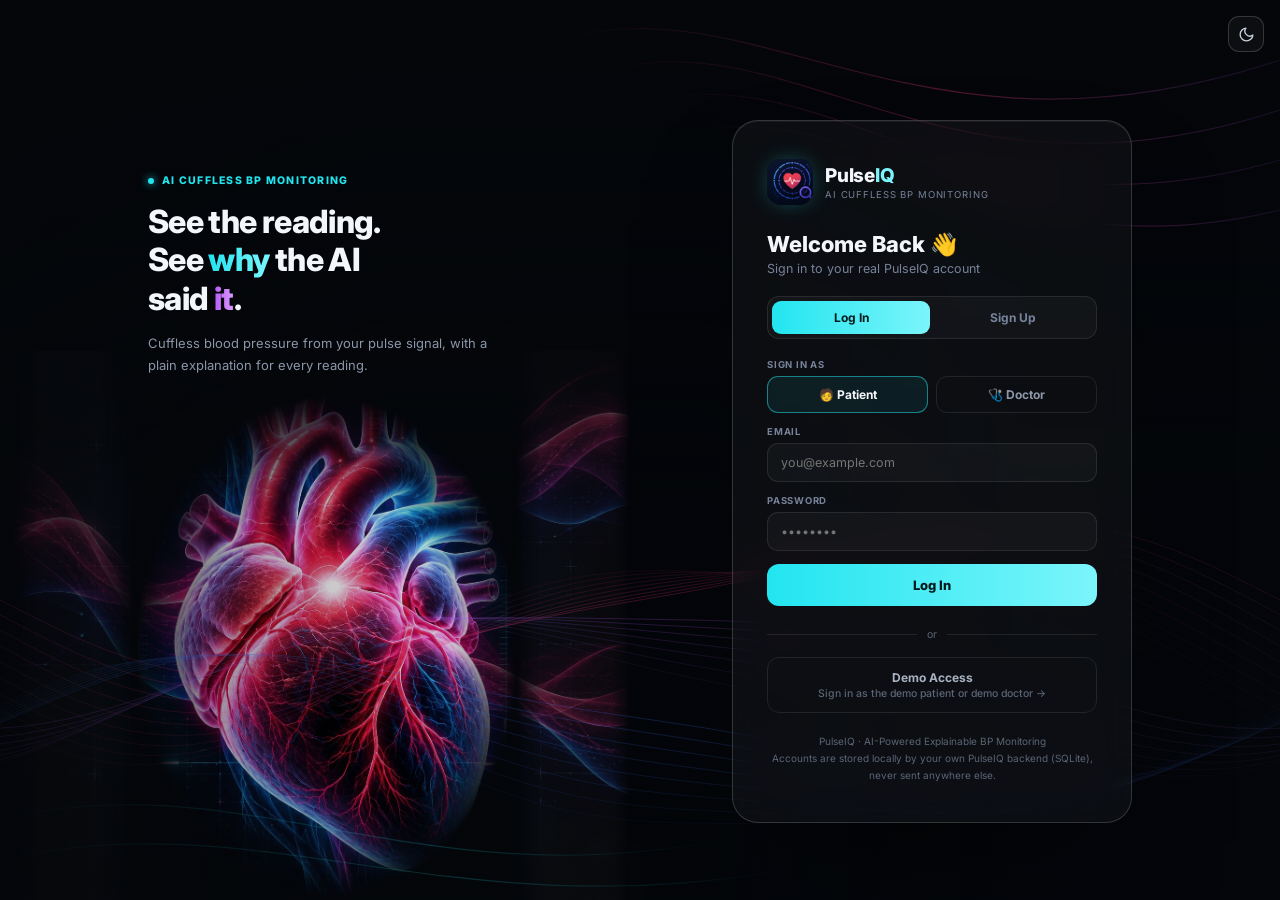
<file: static/doctor-dashboard.html>
<!DOCTYPE html>
<html lang="en">
<head>
<meta charset="UTF-8">
<meta name="viewport" content="width=device-width, initial-scale=1.0">
<script>/* Applied before first paint so a light-mode user never sees a dark flash. */
try{if(localStorage.getItem('pulseiq_theme')==='light')document.documentElement.setAttribute('data-theme','light');}catch(e){}</script>
<title>PulseIQ — Patient Roster</title>
<link rel="icon" type="image/png" href="[data-uri]">
<link rel="preconnect" href="https://fonts.googleapis.com">
<link href="https://fonts.googleapis.com/css2?family=Inter:wght@400;500;600;700;800&family=JetBrains+Mono:wght@500;600;700;800&display=swap" rel="stylesheet">
<link rel="stylesheet" href="shared/theme.css?v=18">
<link rel="stylesheet" href="shared/bp-theme.css?v=15">
<script src="shared/bp-art.js?v=6"></script>
<style>
  .stat-chip.filt{cursor:pointer;user-select:none;transition:border-color .14s,background .14s,color .14s;}
  .stat-chip.filt:hover{border-color:rgba(34,229,240,0.4);}
  .stat-chip.filt.on{border-color:rgba(34,229,240,0.55);background:rgba(34,229,240,0.10);}
  .stat-chip.filt.on small{color:var(--cyan-bright);}
  .stat-chip.filt.empty{opacity:0.45;cursor:default;}
  .filt-note{font-size:11px;color:var(--ink-500);margin:10px 2px 0;}
  .filt-note b{color:var(--cyan-bright);}
  .roster{background:var(--glass);border:1px solid var(--glass-border);border-radius:var(--radius-lg);overflow:hidden;backdrop-filter:blur(14px);}
  .r-row{display:grid;grid-template-columns:2.4fr 1fr 1.1fr 250px;align-items:center;padding:15px 22px;border-bottom:1px solid var(--glass-border);font-size:12.5px;}
  .bp-tag{display:inline-block;font-size:9.5px;font-weight:800;padding:4px 11px;border-radius:99px;letter-spacing:0.03em;}
  .bp-tag.normal{background:rgba(60,230,133,0.12);color:var(--green);}
  .bp-tag.elevated{background:rgba(255,200,87,0.12);color:var(--amber);}
  .bp-tag.high{background:rgba(255,92,114,0.12);color:var(--red);}
  .r-row:last-child{border-bottom:none;}
  .r-row.head{background:var(--wash-1);font-size:9.5px;font-weight:800;text-transform:uppercase;letter-spacing:0.06em;color:var(--ink-500);}
  .r-row:not(.head):hover{background:var(--glass-hover);}
  .who{display:flex;align-items:center;gap:12px;}
  .who .av{width:34px;height:34px;border-radius:10px;background:linear-gradient(135deg,var(--cyan-bright),var(--cyan-dim));color:var(--cyan-ink);font-weight:800;font-size:11px;display:flex;align-items:center;justify-content:center;}
  .who .nm{font-weight:700;color:var(--ink-0);}
  .who .sub{font-size:10.5px;color:var(--ink-500);}
  .bpval{font-family:'JetBrains Mono',monospace;font-weight:700;color:var(--ink-200);}
  .open-btn{background:var(--glass);border:1px solid var(--glass-border-2);color:var(--ink-0);padding:8px 13px;border-radius:9px;font-size:11px;font-weight:700;}
  .acts{display:flex;gap:8px;justify-content:flex-end;}
  .why-btn-row{cursor:pointer;font-family:inherit;}
  .why-btn-row[disabled]{opacity:.4;cursor:default;}
  .why-btn-row.on{border-color:rgba(34,229,240,0.55);background:rgba(34,229,240,0.10);color:var(--cyan-bright);}
  .r-why{grid-column:1/-1;margin-top:14px;}
  .r-why:empty{display:none;}
  .open-btn:hover{background:linear-gradient(90deg,var(--cyan),var(--cyan-bright));color:var(--cyan-ink);border-color:transparent;}

  @media(max-width:900px){
    .r-row{grid-template-columns:1fr 1fr;gap:6px 10px;padding:13px 14px;}
    .r-row > *:first-child{grid-column:1 / -1;}
    .r-head{display:none;}                /* column headers make no sense once stacked */
    .stat-chip{flex:1 1 calc(50% - 5px);}
    .chip-row{flex-wrap:wrap;gap:10px;}
  }
</style>
</head>
<body>
<div class="app">
  <div id="rail" data-active="home"></div>
  <div class="main">
    <div class="topbar">
      <h1 style="font-size:16px;font-weight:800;color:var(--ink-0);margin:0;">Patient Roster</h1>
      <span class="sub" style="font-size:11.5px;color:var(--ink-500);margin-left:12px;">Live BP model results across your patients today</span>
      <div class="grow"></div>
      <div class="stat-chip filt on" id="chipAll" title="Show every patient">🧑‍🤝‍🧑 <span id="patCount">–</span> <small>patients monitored</small></div>
      <div class="stat-chip filt" id="chipReview" title="Show only readings outside the normal band">⚠ <span id="needsReview">–</span> <small>needs review</small></div>
      <span id="backendBadge" class="badge" style="margin-right:2px;">● Connecting…</span>
      <div class="clock" id="clock">--:--:--</div>
    </div>

    <div class="content">
      <div class="card" style="margin-bottom:16px;">
        <h3>Quick Actions</h3>
        <div style="font-size:11px;color:var(--ink-500);margin-bottom:14px;">Everything that used to sit in the sidebar.</div>
        <div class="qa-grid" id="qaHub"></div>
      </div>

      <div class="roster">
        <div class="r-row head"><div>Patient</div><div>Predicted BP (Live)</div><div>Reading</div><div></div></div>

        <div id="rosterBody">
          <div class="r-row"><div style="grid-column:1/-1;color:var(--ink-500);font-size:12px;">Loading patients from backend…</div></div>
        </div>
      </div>
      <div class="filt-note" id="filtNote"></div>
      <div style="font-size:10.5px;color:var(--ink-600);margin-top:10px;">BP is the PPGResNetBiLSTM estimate from each patient's live PPG signal. Press Why? to see what drove a reading, or Open Monitor for the full waveform. Model estimates are not a diagnosis — confirm clinically before acting.</div>
    </div>

    <div class="status-bar">
      <span>SYS: <b>OPERATIONAL</b> &nbsp; ROLE: <b>Doctor</b></span>
      <span>PulseIQ · Explainable Cuffless BP Monitoring · Demo Mode</span>
    </div>
  </div>
</div>

<script src="shared/shell.js?v=18"></script>
<script src="shared/why.js?v=16"></script>
<script>
  function tick(){ var d=new Date(); document.getElementById('clock').textContent=[d.getHours(),d.getMinutes(),d.getSeconds()].map(n=>String(n).padStart(2,'0')).join(':'); }
  setInterval(tick,1000); tick();

  // ---- Real backend wiring ---------------------------------------------
  var PULSEIQ_API = (window.PULSEIQ_API_BASE || (location.port === '8090' ? 'http://localhost:8001' : location.origin));

  function setBadge(ok){
    var b = document.getElementById('backendBadge');
    if(!b) return;
    if(ok){ b.textContent = '● Live Backend'; b.style.color = 'var(--green)'; b.style.borderColor='rgba(52,211,153,0.4)'; }
    else { b.textContent = '● Demo Data'; b.style.color = 'var(--ink-500)'; }
  }

  function initials(name){
    return name.split(' ').map(function(w){ return w[0]; }).join('').slice(0,2).toUpperCase();
  }
  function esc(s){
    return String(s).replace(/[&<>"']/g, function(c){
      return {'&':'&amp;','<':'&lt;','>':'&gt;','"':'&quot;',"'":'&#39;'}[c];
    });
  }

  // The roster is built from whatever subjects actually exist in the dataset,
  // so it never silently caps at a hardcoded number of patients.

  // Standard adult BP bands, applied to the model's estimate. This describes
  // the reading only — it is not a diagnosis.
  // Graded on systolic, with diastolic only escalating (not demoting). Isolated
  // low diastolic is common in ICU arterial traces and shouldn't flag every bed.
  function bpCategory(sbp, dbp){
    if(sbp >= 140 || dbp >= 90) return {cls:'high',     label:'High'};
    if(sbp >= 130 || dbp >= 80) return {cls:'elevated', label:'Elevated'};
    if(sbp >= 120)              return {cls:'elevated', label:'Borderline'};
    if(sbp < 90)                return {cls:'elevated', label:'Low'};
    return {cls:'normal', label:'Normal'};
  }

  // ---- Roster filter ------------------------------------------------------
  // Both header chips are real controls: the counts come from the model's own
  // classification of every patient's live reading, and clicking one filters
  // the roster below. "Needs review" means the reading falls outside the
  // normal band -- it is not a triage score.
  var CATS = {}, TOTAL = 0, FILTER = 'all';

  function flaggedIds(){
    return Object.keys(CATS).filter(function(k){
      return CATS[k] !== 'normal' && CATS[k] !== 'unknown';
    });
  }

  function refreshCounts(){
    var n = flaggedIds().length;
    document.getElementById('needsReview').textContent = n;
    var chip = document.getElementById('chipReview');
    chip.classList.toggle('empty', n === 0);
    if(n === 0 && FILTER === 'review') applyFilter('all');
    else applyFilter(FILTER);
  }

  function applyFilter(mode){
    FILTER = mode;
    document.getElementById('chipAll').classList.toggle('on', mode === 'all');
    document.getElementById('chipReview').classList.toggle('on', mode === 'review');
    var shown = 0;
    document.querySelectorAll('.r-row[data-patient]').forEach(function(row){
      var cls = row.getAttribute('data-cat-cls');
      var keep = (mode === 'all') || (cls && cls !== 'normal' && cls !== 'unknown');
      row.style.display = keep ? '' : 'none';
      if(keep) shown++;
    });
    var note = document.getElementById('filtNote');
    if(note){
      note.innerHTML = (mode === 'review')
        ? 'Showing <b>' + shown + '</b> of ' + TOTAL + ' patients whose latest reading is outside the normal band. ' +
          '<a href="#" id="filtClear" style="color:var(--cyan-bright);">Show all</a>'
        : (TOTAL ? 'Showing all <b>' + TOTAL + '</b> patients with a recording.' : '');
      var clear = document.getElementById('filtClear');
      if(clear) clear.onclick = function(e){ e.preventDefault(); applyFilter('all'); };
    }
  }

  document.getElementById('chipAll').onclick = function(){ applyFilter('all'); };
  document.getElementById('chipReview').onclick = function(){
    if(flaggedIds().length) applyFilter('review');
  };

  fetch(PULSEIQ_API + '/api/patients')
    .then(function(r){ if(!r.ok) throw new Error('bad'); return r.json(); })
    .then(function(d){
      setBadge(true);
      var list = d.patients;
      document.getElementById('rosterBody').innerHTML = list.map(function(pt){
        return '<div class="r-row" data-patient="' + esc(pt.id) + '">' +
          '<div class="who"><div class="av">' + esc(initials(pt.name)) + '</div>' +
            '<div><div class="nm">' + esc(pt.name) + '</div>' +
            '<div class="sub">Bed ' + esc(pt.bed) + ' · ID ' + esc(pt.displayId) + '</div></div></div>' +
          '<div class="bpval" data-pred>—</div>' +
          '<div data-cat>—</div>' +
          '<div class="acts"><a class="open-btn" href="xai-results.html?patient=' + encodeURIComponent(pt.id) + '">Why? →</a>' +
            '<a class="open-btn" href="icu-monitor.html?patient=' + encodeURIComponent(pt.id) + '">Open Monitor →</a></div>' +
        '</div>';
      }).join('');

      document.getElementById('patCount').textContent = list.length;
      TOTAL = list.length;

      list.forEach(function(pt){
        var row = document.querySelector('.r-row[data-patient="' + pt.id + '"]');
        if(!row) return;
        fetch(PULSEIQ_API + '/api/predict/' + encodeURIComponent(pt.id))
          .then(function(r){ if(!r.ok) throw new Error('bad'); return r.json(); })
          .then(function(pd){
            var sbp = Math.round(pd.dl.SBP), dbp = Math.round(pd.dl.DBP);
            var cat = bpCategory(sbp, dbp);
            // v3: value plus a marker on the Low→High systolic scale (70–180 mmHg).
            var pos = Math.max(0, Math.min(100, (sbp - 70) / 110 * 100));
            row.querySelector('[data-pred]').innerHTML = sbp + '/' + dbp +
              '<div class="bp-scale" title="Systolic ' + sbp + ' on the adult range scale"><i style="left:' + pos.toFixed(1) + '%"></i></div>';
            row.querySelector('[data-cat]').innerHTML =
              '<span class="bp-tag ' + cat.cls + '">' + cat.label + '</span>';
            CATS[pt.id] = cat.cls;
            row.setAttribute('data-cat-cls', cat.cls);
            refreshCounts();

          })
          .catch(function(){
            // A patient whose prediction failed is neither normal nor flagged:
            // leave it uncategorised rather than guessing which bucket it is.
            row.querySelector('[data-pred]').textContent = 'unavailable';
            CATS[pt.id] = 'unknown';
            row.setAttribute('data-cat-cls', 'unknown');
            refreshCounts();
          });
      });
    })
    .catch(function(){
      setBadge(false);
      document.getElementById('rosterBody').innerHTML =
        '<div class="r-row"><div style="grid-column:1/-1;color:var(--ink-500);font-size:12px;">' +
        'Backend not reachable at ' + PULSEIQ_API + ' — start it with: python -m uvicorn main:app --port 8001</div></div>';
    });

  fetch(PULSEIQ_API + '/api/model-comparison')
    .then(function(r){ if(!r.ok) throw new Error('bad'); return r.json(); })
    .then(function(d){
      setBadge(true);
      var dlSbp = d.rows.find(function(r){ return r.source === 'live' && r.model.indexOf('PPGResNetBiLSTM') > -1 && r.target === 'SBP'; });
      if(!dlSbp) return;
      VALIDATION = dlSbp;
      document.querySelectorAll('[data-valid]').forEach(function(cell){ cell.innerHTML = validationCell(); });
    })
    .catch(function(){});
</script>
</body>
</html>
</file>
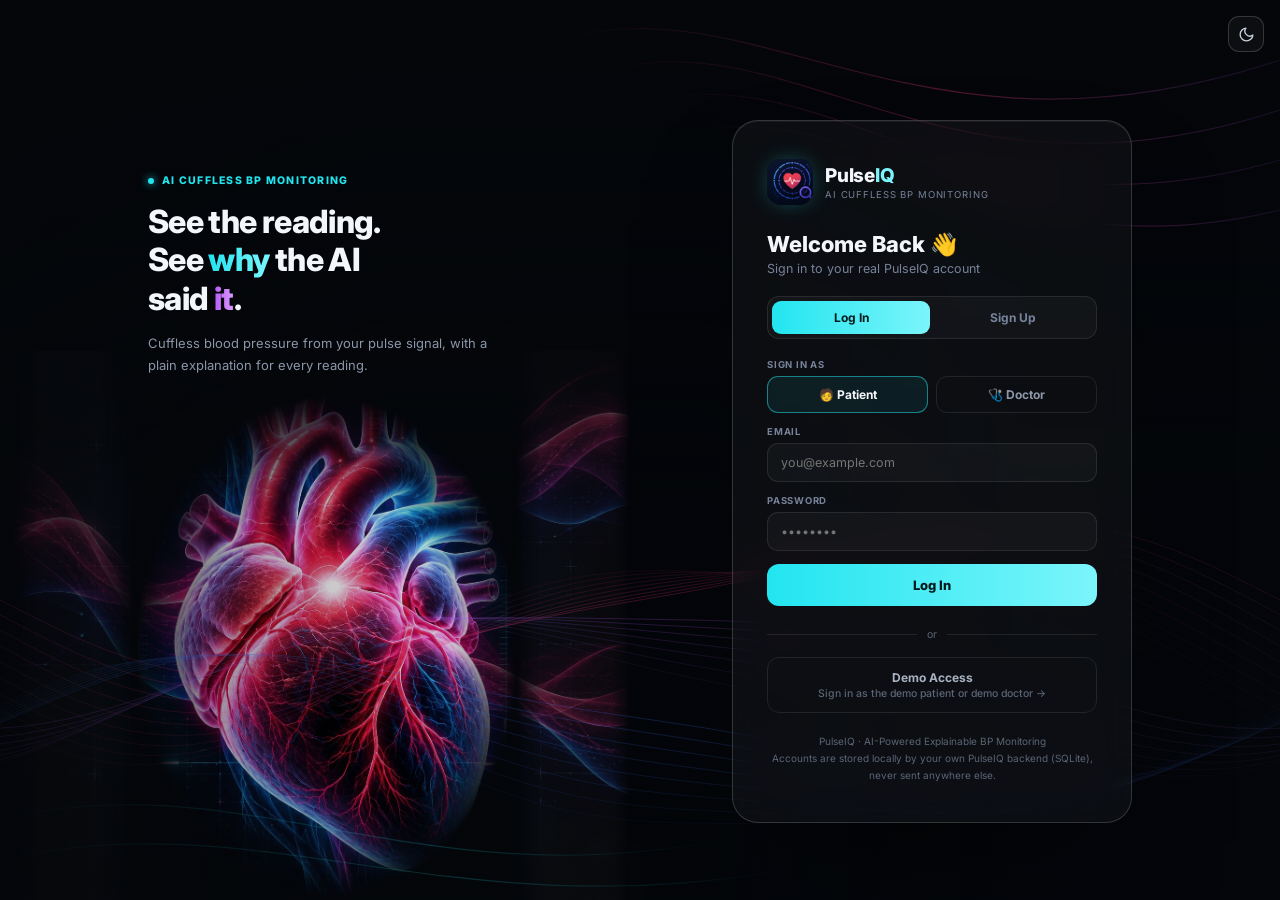
<file: static/history.html>
<!DOCTYPE html>
<html lang="en">
<head>
<meta charset="UTF-8">
<meta name="viewport" content="width=device-width, initial-scale=1.0">
<script>/* Applied before first paint so a light-mode user never sees a dark flash. */
try{if(localStorage.getItem('pulseiq_theme')==='light')document.documentElement.setAttribute('data-theme','light');}catch(e){}</script>
<title>PulseIQ — History</title>
<link rel="icon" type="image/png" href="[data-uri]">
<link rel="preconnect" href="https://fonts.googleapis.com">
<link href="https://fonts.googleapis.com/css2?family=Inter:wght@400;500;600;700;800&family=JetBrains+Mono:wght@500;600;700;800&display=swap" rel="stylesheet">
<link rel="stylesheet" href="shared/theme.css?v=18">
<link rel="stylesheet" href="shared/bp-theme.css?v=15">
<script src="shared/bp-art.js?v=6"></script>
<style>
  .trend-panel{position:relative;height:220px;background:var(--screen);border:1px solid var(--glass-border);border-radius:var(--radius-md);overflow:hidden;margin:16px 0;}
  .trend-panel svg{width:100%;height:100%;}
  .hist-row{display:grid;grid-template-columns:1fr 1fr 1fr 1fr 0.8fr;align-items:center;padding:13px 4px;border-bottom:1px solid var(--glass-border);font-size:12.5px;}
  .hist-row:last-child{border-bottom:none;}
  .hist-row.head{font-size:9.5px;font-weight:800;text-transform:uppercase;letter-spacing:0.05em;color:var(--ink-500);}
  .hist-row .bp{font-family:'JetBrains Mono',monospace;font-weight:700;color:var(--ink-0);}
  .real-note{background:var(--glass);border:1px solid var(--glass-border);border-radius:var(--radius-md);padding:13px 16px;font-size:11.5px;color:var(--ink-400);margin-bottom:16px;}
  .real-note b{color:var(--ink-0);}

  @media(max-width:900px){
    .hist-row{grid-template-columns:1fr 1fr;gap:4px 10px;padding:12px 4px;}
    .hist-row > *:first-child{grid-column:1 / -1;font-weight:700;}
    .hist-head{display:none;}
    .chart-wrap,.chart-card svg{max-width:100%;}
  }
</style>
</head>
<body>
<div class="app">
  <div id="rail" data-active="history"></div>
  <div class="main">
    <div class="topbar">
      <div class="brand">Pulse<span>IQ</span></div>
      <div class="grow"></div>
      <span id="backendBadge" class="badge" style="margin-right:10px;">● Connecting…</span>
      <div class="clock" id="clock">--:--:--</div>
    </div>
    <div class="content">
      <div class="page-head"><h1>History</h1><span class="sub">Your BP trend and past readings</span></div>

      <div class="real-note" id="disclosureNote">Loading real subject data…</div>

      <div class="card">
        <h3><span data-pa-icon="bp" data-size="16" style="color:var(--bp);vertical-align:-2px;margin-right:6px;display:inline-block;"></span>Your BP Trend <span style="font-weight:400;color:var(--ink-500);font-size:11px;">— measured by the hospital's arterial line (solid) vs PulseIQ's AI estimate (dashed), for every recorded segment</span></h3>
        <div class="card-sub" id="trendSub">Systolic and diastolic across your recording</div>
        <div class="trend-panel">
          <svg id="trendSvg" viewBox="0 0 800 220" preserveAspectRatio="none"></svg>
        </div>
      </div>

      <div class="card" style="margin-top:16px;">
        <h3>Recent Readings <span style="font-weight:400;color:var(--ink-500);font-size:11px;">— your latest recorded segments</span></h3>
        <div class="hist-row head"><div>Segment</div><div>PulseIQ estimate</div><div>Hospital measurement</div><div>Range</div><div></div></div>
        <div id="readingsBody"><div class="hist-row"><div colspan="4">Loading…</div></div></div>
      </div>
    </div>
    <div class="status-bar">
      <span>SYS: <b>OPERATIONAL</b></span>
      <span>PulseIQ · Explainable Cuffless BP Monitoring · Demo Mode</span>
    </div>
  </div>
</div>
<script src="shared/shell.js?v=18"></script>
<script>
  function tick(){ var d=new Date(); document.getElementById('clock').textContent=[d.getHours(),d.getMinutes(),d.getSeconds()].map(n=>String(n).padStart(2,'0')).join(':'); }
  setInterval(tick,1000); tick();

  // ---- Real backend wiring ---------------------------------------------
  var PULSEIQ_API = (window.PULSEIQ_API_BASE || (location.port === '8090' ? 'http://localhost:8001' : location.origin));

  function setBadge(ok){
    var b = document.getElementById('backendBadge');
    if(!b) return;
    if(ok){ b.textContent = '● Live Backend'; b.style.color = 'var(--green)'; b.style.borderColor='rgba(52,211,153,0.4)'; }
    else { b.textContent = '● Demo Data (backend offline)'; b.style.color = 'var(--ink-500)'; }
  }

  function buildPolyline(values, minV, maxV, w, h){
    var n = values.length;
    if(n === 0) return '';
    var pts = values.map(function(v, i){
      var x = n === 1 ? 0 : (i/(n-1))*w;
      var y = h - ((v - minV)/(maxV - minV || 1)) * h;
      return x.toFixed(1) + ',' + y.toFixed(1);
    });
    return pts.join(' ');
  }

  window.PulseShell.resolvePatientKey().then(function(who){
    if(!who.linked){
      setBadge(true);
      document.querySelector('.content').innerHTML =
        '<div class="page-head"><h1>History</h1><span class="sub">Your BP trend and past readings</span></div>' +
        window.PulseShell.noDataHtml(who.name);
      return;
    }
    loadHistory(who.key, who.guest, who.name);
  });

  function loadHistory(PATIENT_KEY, isGuest, myName){
  fetch(PULSEIQ_API + '/api/subject/' + PATIENT_KEY)
    .then(function(r){ if(!r.ok) throw new Error('bad status'); return r.json(); })
    .then(function(d){
      setBadge(true);
      document.getElementById('disclosureNote').innerHTML = isGuest
        ? ('<b>' + d.displayName + '</b> represents real held-out test subject <b>' + d.realSubjectId + '</b> — ' + d.disclosure)
        : ('Showing recording <b>' + d.realSubjectId + '</b>, linked to ' + (myName || 'your account') +
           '. Every reading below is computed from that real recording — none of it is synthetic.');

      var trueSBP = d.windows.map(function(w){ return w.trueLabel.SBP; });
      var trueDBP = d.windows.map(function(w){ return w.trueLabel.DBP; });
      var dlSBP = d.windows.map(function(w){ return w.dl.SBP; });
      var dlDBP = d.windows.map(function(w){ return w.dl.DBP; });
      var all = trueSBP.concat(trueDBP).concat(dlSBP).concat(dlDBP);
      var minV = Math.min.apply(null, all) - 5, maxV = Math.max.apply(null, all) + 5;

      var svg = document.getElementById('trendSvg');
      var W = 800, H = 220;
      function yOf(v){ return (H - ((v - minV)/(maxV - minV || 1)) * H).toFixed(1); }
      // v3: BP-themed trend — healthy-range band, 120/80 guide lines,
      // systolic in pressure-pink and diastolic in blue.
      var band = '';
      if(maxV > 90 && minV < 120)
        band += '<rect x="0" y="' + yOf(Math.min(120, maxV)) + '" width="' + W + '" height="' + (yOf(Math.max(90, minV)) - yOf(Math.min(120, maxV))).toFixed(1) +
                '" fill="rgba(60,230,133,0.07)"/>';
      [120, 80].forEach(function(v){
        if(v > minV && v < maxV) band += '<line x1="0" x2="' + W + '" y1="' + yOf(v) + '" y2="' + yOf(v) + '" stroke="rgba(255,255,255,0.18)" stroke-dasharray="2,5"/>' +
          '<text x="' + (W - 6) + '" y="' + (yOf(v) - 4) + '" text-anchor="end" font-size="10" fill="rgba(255,255,255,0.45)" font-family="JetBrains Mono,monospace">' + v + '</text>';
      });
      svg.innerHTML = band +
        '<polyline points="' + buildPolyline(trueSBP, minV, maxV, W, H) + '" fill="none" stroke="#ff3d7f" stroke-width="2.2" style="filter:drop-shadow(0 0 6px rgba(255,61,127,0.55));"/>' +
        '<polyline points="' + buildPolyline(trueDBP, minV, maxV, W, H) + '" fill="none" stroke="#8aa8ff" stroke-width="2.2" style="filter:drop-shadow(0 0 6px rgba(138,168,255,0.5));"/>' +
        '<polyline points="' + buildPolyline(dlSBP, minV, maxV, W, H) + '" fill="none" stroke="#ff8fb3" stroke-width="1.5" stroke-dasharray="4,4" opacity="0.7"/>' +
        '<polyline points="' + buildPolyline(dlDBP, minV, maxV, W, H) + '" fill="none" stroke="#b7caff" stroke-width="1.5" stroke-dasharray="4,4" opacity="0.7"/>';

      document.getElementById('trendSub').innerHTML =
        '<span style="color:#ff8fb3;font-weight:700;">● Systolic</span> &nbsp; <span style="color:#a9bdff;font-weight:700;">● Diastolic</span>' +
        ' &nbsp;·&nbsp; solid = hospital measurement, dashed = PulseIQ estimate &nbsp;·&nbsp; green band = healthy systolic range (90–119)' +
        ' &nbsp;·&nbsp; ' + d.totalRealWindows + ' recorded segments';

      var recent = d.windows.slice(0, 10);
      var html = recent.map(function(w, k){
        var b = PulseArt.bandOf(w.dl.SBP, w.dl.DBP);
        return '<div class="hist-row"><div>Segment ' + (k + 1) + '</div>' +
          '<div class="bp" style="color:var(--bp-bright);">' + Math.round(w.dl.SBP) + '/' + Math.round(w.dl.DBP) + '</div>' +
          '<div class="bp" style="color:var(--ink-300);">' + Math.round(w.trueLabel.SBP) + '/' + Math.round(w.trueLabel.DBP) + '</div>' +
          '<div><span style="font-size:10px;font-weight:800;padding:3px 10px;border-radius:99px;color:' + b.color + ';background:' + b.color + '1f;">' + b.name + '</span></div>' +
          '<div><a href="xai-results.html" style="color:var(--cyan-bright);font-size:11.5px;font-weight:700;">Explain →</a></div></div>';
      }).join('');
      document.getElementById('readingsBody').innerHTML = html;
    })
    .catch(function(){
      setBadge(false);
      document.getElementById('disclosureNote').textContent =
        'Backend not reachable — showing no data. Start it with: uvicorn main:app --port 8001';
      document.getElementById('readingsBody').innerHTML = '<div class="hist-row"><div>—</div><div>—</div><div>—</div><div></div></div>';
    });
  }
</script>
</body>
</html>
</file>
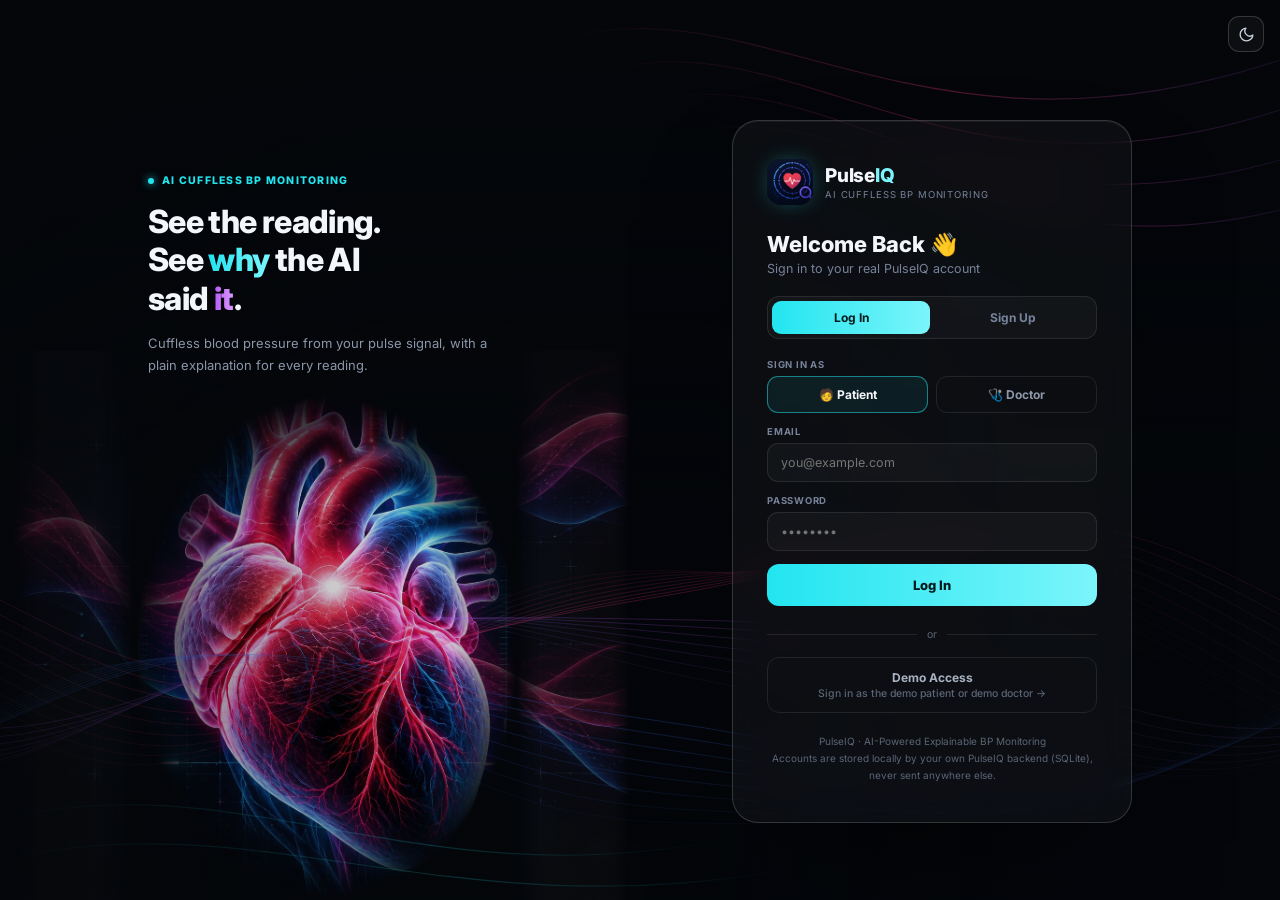
<file: static/icu-monitor.html>
<!DOCTYPE html>
<html lang="en">
<head>
<meta charset="UTF-8">
<meta name="viewport" content="width=device-width, initial-scale=1.0">
<script>/* Applied before first paint so a light-mode user never sees a dark flash. */
try{if(localStorage.getItem('pulseiq_theme')==='light')document.documentElement.setAttribute('data-theme','light');}catch(e){}</script>
<title>PulseIQ — Live ICU Monitor</title>
<link rel="icon" type="image/png" href="[data-uri]">
<link rel="preconnect" href="https://fonts.googleapis.com">
<link href="https://fonts.googleapis.com/css2?family=Inter:wght@400;500;600;700;800&family=JetBrains+Mono:wght@500;600;700;800&display=swap" rel="stylesheet">
<link rel="stylesheet" href="shared/theme.css?v=18">
<link rel="stylesheet" href="shared/bp-theme.css?v=15">
<script src="shared/bp-art.js?v=6"></script>
<style>
  html,body{height:100%;margin:0;}
  .icu-app{height:100vh;display:flex;flex-direction:column;}
  .icu-top{height:66px;flex-shrink:0;display:flex;align-items:center;gap:16px;padding:0 24px;background:color-mix(in srgb, var(--bg-panel) 88%, transparent);border-bottom:1px solid var(--glass-border);backdrop-filter:blur(14px);}
  .icu-top .back{background:var(--glass);border:1px solid var(--glass-border-2);color:var(--ink-0);padding:9px 15px;border-radius:10px;font-size:12px;font-weight:700;}
  .icu-top .who{font-size:14px;font-weight:800;color:var(--ink-0);}
  .icu-top .meta{font-size:11.5px;color:var(--ink-500);}
  .icu-top .grow{flex:1;}
  .pat-switch{display:flex;align-items:center;gap:8px;margin-left:6px;}
  .pat-switch label{font-size:9px;letter-spacing:0.08em;text-transform:uppercase;color:var(--ink-600);font-weight:700;}
  .pat-switch select{background:var(--wash-1);border:1px solid var(--glass-border-2);color:var(--ink-0);
    font-family:'Inter';font-size:12px;font-weight:700;padding:8px 12px;border-radius:10px;outline:none;cursor:pointer;}
  .pat-switch select:focus{border-color:rgba(34,229,240,0.5);}
  .pat-switch select option{background:var(--panel-solid);color:var(--ink-0);}
  .live-pill{display:flex;align-items:center;gap:7px;background:rgba(60,230,133,0.1);border:1px solid rgba(60,230,133,0.35);color:var(--green);font-weight:800;font-size:11.5px;padding:8px 14px;border-radius:99px;}
  .live-pill .d{width:7px;height:7px;border-radius:50%;background:var(--green);box-shadow:0 0 8px var(--green);animation:blink 1.4s ease-in-out infinite;}
  @keyframes blink{0%,100%{opacity:1;}50%{opacity:0.35;}}
  .timer{font-family:'JetBrains Mono',monospace;color:var(--ink-300);font-size:13px;}

  .icu-body{flex:1;display:flex;gap:16px;padding:20px 24px;min-height:0;}
  .monitor-panel{flex:1;background:var(--screen);border:1px solid var(--glass-border);border-radius:22px;padding:22px 26px;display:flex;flex-direction:column;justify-content:space-between;min-height:0;}
  /* Monitor panel: subtle clinical grid behind the traces */
  .monitor-panel{position:relative;overflow:hidden;}
  .grid-bg{position:absolute;inset:0;pointer-events:none;
    background-image:linear-gradient(rgba(255,255,255,0.028) 1px, transparent 1px),
                     linear-gradient(90deg, rgba(255,255,255,0.028) 1px, transparent 1px);
    background-size:44px 44px;}
  /* The vignette darkened the trace edges with the *page* colour, so in light
     mode it painted a pale halo over the dark monitor. It added nothing in
     either theme, so it is gone rather than re-tinted. */

  .vrow{display:flex;align-items:stretch;gap:14px;flex:1;min-height:0;position:relative;z-index:1;}
  .ch-label{width:74px;flex-shrink:0;display:flex;flex-direction:column;justify-content:center;}
  .ch-label .n{font-family:'JetBrains Mono',monospace;font-size:11.5px;font-weight:800;letter-spacing:0.04em;color:currentColor;}
  .ch-label .u{font-size:9px;color:var(--ink-600);margin-top:2px;letter-spacing:0.04em;}

  .scroller{overflow:hidden;flex:1;position:relative;-webkit-mask-image:linear-gradient(90deg,transparent 0,#000 3%,#000 97%,transparent 100%);mask-image:linear-gradient(90deg,transparent 0,#000 3%,#000 97%,transparent 100%);}
  .scroller svg{display:block;height:100%;width:200%;animation:scrollw 9s linear infinite;
    filter:drop-shadow(0 0 5px currentColor) drop-shadow(0 0 14px currentColor);}
  .scroller svg path{vector-effect:non-scaling-stroke;stroke-linecap:round;stroke-linejoin:round;fill:none;}
  @keyframes scrollw{from{transform:translateX(0);}to{transform:translateX(-50%);}}
  .paused .scroller svg{animation-play-state:paused;}

  .ppg{color:var(--spo2);} .ppg path{stroke:var(--spo2);}
  .vpg{color:var(--hr);}   .vpg path{stroke:var(--hr);}
  .apg{color:var(--sbp);}  .apg path{stroke:var(--sbp);}
  .rr{color:var(--rr);}    .rr path{stroke:var(--rr);}
  .ppg .scroller svg{animation-duration:9s;}
  .vpg .scroller svg{animation-duration:9s;}
  .apg .scroller svg{animation-duration:9s;}
  .rr  .scroller svg{animation-duration:11s;}

  .vitals-col{width:220px;flex-shrink:0;display:flex;flex-direction:column;gap:12px;}
  .vt{background:var(--glass);border:1px solid var(--glass-border);border-radius:14px;padding:14px 16px;}
  .vt .l{font-size:9.5px;color:var(--ink-500);text-transform:uppercase;letter-spacing:0.05em;font-weight:700;margin-bottom:6px;}
  .vt .v{font-family:'JetBrains Mono',monospace;font-weight:800;font-size:26px;}
  .vt .sub{font-size:10px;color:var(--ink-500);margin-top:2px;}
  .vt.bp .v{color:var(--sbp);} .vt.hr .v{color:var(--hr);} .vt.spo2 .v{color:var(--spo2);} .vt.rr .v{color:var(--rr);}

  .icu-foot{padding:14px 24px;background:color-mix(in srgb, var(--bg-panel) 88%, transparent);border-top:1px solid var(--glass-border);display:flex;align-items:center;gap:14px;flex-wrap:wrap;}
  .foot-item{font-size:11.5px;color:var(--ink-400);}
  .foot-item b{color:var(--ink-0);}
  .icu-foot .grow{flex:1;}
  .icu-btn.why-link{text-decoration:none;color:var(--cyan-bright);border-color:rgba(34,229,240,.35);}
  .icu-btn{background:var(--glass);border:1px solid var(--glass-border-2);color:var(--ink-0);padding:9px 16px;border-radius:10px;font-size:12px;font-weight:700;}
  .why-strip{flex-shrink:0;padding:0 24px 16px;}
  .why-strip:empty{display:none;}
  .alert-row{padding:10px 24px;background:color-mix(in srgb, var(--bg-panel) 70%, transparent);display:flex;gap:24px;font-size:11.5px;color:var(--ink-400);border-top:1px solid var(--glass-border);}
  .alert-row b{color:var(--ink-0);}

  /* Phone. The 220px vitals column beside the traces left neither enough
     room; they stack, and the traces keep priority. */
  @media(max-width:900px){
    .icu-app{height:auto;min-height:100dvh;}
    .icu-top{height:auto;flex-wrap:wrap;padding:10px 12px;gap:10px;}
    .icu-top .timer{display:none;}
    .icu-top .meta{width:100%;}
    .pat-switch{margin-left:0;width:100%;}
    .pat-switch select{flex:1;min-width:0;}
    .icu-body{flex-direction:column;padding:12px 12px;gap:12px;}
    .monitor-panel{padding:14px 12px;min-height:46dvh;}
    .vitals-col{width:100%;flex-direction:row;flex-wrap:wrap;gap:10px;}
    .vitals-col > *{flex:1 1 calc(50% - 5px);min-width:0;}
    .icu-foot{padding:12px;gap:8px;}
    .why-strip{padding:0 12px 12px;}
    .icu-foot .icu-btn{flex:1 1 calc(50% - 4px);justify-content:center;min-height:42px;}
    .icu-top .back{min-height:40px;display:flex;align-items:center;}
    .alert-row{flex-wrap:wrap;gap:6px;padding:10px 12px;}
  }
</style>
</head>
<body>
<div class="icu-app">
  <div class="icu-top">
    <a class="back" href="doctor-dashboard.html" id="backLink">← Back</a>
    <div><div class="who" id="patName">Rohit Sharma</div><div class="meta" id="patMeta">Bed 04 · ID: P2-2024-007</div></div>
    <div class="pat-switch">
      <label for="patientSelect">Patient</label>
      <select id="patientSelect"><option value="">Loading…</option></select>
    </div>
    <div class="grow"></div>
    <span id="backendBadge" class="badge" style="margin-right:2px;">● Connecting…</span>
    <div class="live-pill"><span class="d"></span>LIVE</div>
    <div class="timer" id="screenClock">00:12:33</div>
  </div>

  <div class="icu-body">
    <div class="monitor-panel" id="monitorPanel">
      <div class="grid-bg"></div>
      <div style="font-size:11px;color:var(--ink-500);font-weight:700;letter-spacing:0.04em;text-transform:uppercase;margin-bottom:10px;position:relative;z-index:1;">
        ICU-style Monitor · <span id="chanSrc">real recorded channels</span>
      </div>

      <div class="vrow ppg">
        <div class="ch-label"><div class="n">PPG</div><div class="u">pleth</div></div>
        <div class="scroller"><svg id="wavePPG" viewBox="0 0 2000 100" preserveAspectRatio="none"><path stroke-width="2.1"/></svg></div>
      </div>
      <div class="vrow vpg">
        <div class="ch-label"><div class="n">VPG</div><div class="u">1st deriv</div></div>
        <div class="scroller"><svg id="waveVPG" viewBox="0 0 2000 100" preserveAspectRatio="none"><path stroke-width="1.9"/></svg></div>
      </div>
      <div class="vrow apg">
        <div class="ch-label"><div class="n">APG</div><div class="u">2nd deriv</div></div>
        <div class="scroller"><svg id="waveAPG" viewBox="0 0 2000 100" preserveAspectRatio="none"><path stroke-width="1.9"/></svg></div>
      </div>
    </div>

    <div class="vitals-col">
      <div class="vt bp"><div class="l">Predicted BP (Live)</div><div class="v" id="vBp">—</div><div class="sub" id="vMap">PPGResNetBiLSTM estimate</div></div>
      <div class="vt hr"><div class="l">Heart Rate</div><div class="v" id="vHr">—</div><div class="sub">from PPG peaks</div></div>
      <div class="vt spo2"><div class="l">Mean Arterial Pressure</div><div class="v" id="vMapVal">—</div><div class="sub">MAP</div></div>
      <div class="vt rr"><div class="l">Reading</div><div class="v" id="vCat" style="font-size:19px;">—</div><div class="sub">vs. standard adult bands</div></div>
    </div>
  </div>


  <div class="alert-row">
    <span id="alertMain">🟢 <b>Live Alerts:</b> No critical alerts</span>
    <span id="alertWin">📶 <b>Window:</b> —</span>
  </div>

  <div class="icu-foot">
    <span class="foot-item">Model: <b id="fModel">PPGResNetBiLSTM (Live)</b></span>
    <div class="grow"></div>
    <a class="icu-btn why-link" id="btnWhy" href="xai-results.html">Why this reading? →</a>
    <button class="icu-btn" id="btnPrev">◀ Prev window</button>
    <button class="icu-btn" id="btnNext">Next window ▶</button>
    <button class="icu-btn" id="btnPause">⏸ Pause</button>
    <button class="icu-btn" id="btnDownload">⬇ Download</button>
  </div>
</div>

<!-- Full-bleed page: shell.js renders no sidebar here (no #rail), but it
     provides the shared account/recording resolver used below. -->
<script src="shared/shell.js?v=18"></script>
<script src="shared/why.js?v=16"></script>
<script>
  var params = new URLSearchParams(window.location.search);
  // Fallback only — the real list (names, beds, IDs) comes from /api/patients
  // so every subject in the dataset is reachable, not just these.
  var PATIENTS = {
    'rohit-sharma':  {name:'Rohit Sharma',  bed:'01', id:'P2-2024-001'},
    'meena-patil':   {name:'Meena Patil',   bed:'02', id:'P2-2024-002'},
    'arvind-kumar':  {name:'Arvind Kumar',  bed:'03', id:'P2-2024-003'},
    'sunita-nair':   {name:'Sunita Nair',   bed:'04', id:'P2-2024-004'}
  };
  var ROLE = localStorage.getItem('pulseiq_role') || 'patient';
  var IS_DOCTOR = ROLE === 'doctor';

  // Only doctors may view another person's record. A patient account is pinned
  // to its own chart and ignores any ?patient= in the URL, so it can't be used
  // to peek at someone else's data.
  var DEFAULT_PATIENT = 'rohit-sharma';
  // Doctors browse any patient. A patient sees only their own linked recording,
  // resolved below — `key` stays null until then so nothing loads by accident.
  var key = IS_DOCTOR ? (params.get('patient') || DEFAULT_PATIENT) : null;
  var p = PATIENTS[key] || {name:'—', bed:'--', id:'--'};
  if(IS_DOCTOR){
    document.getElementById('patName').textContent = p.name;
    document.getElementById('patMeta').textContent = 'Bed ' + p.bed + ' · ID: ' + p.id;
  }

  var t0 = 12*60 + 33; // seed seconds like the reference's 00:12:33
  function tick(){
    t0++;
    var h = String(Math.floor(t0/3600)).padStart(2,'0');
    var m = String(Math.floor((t0%3600)/60)).padStart(2,'0');
    var s = String(t0%60).padStart(2,'0');
    document.getElementById('screenClock').textContent = h+':'+m+':'+s;
  }
  setInterval(tick,1000);

  document.getElementById('btnPause').onclick = function(){
    var paused = document.getElementById('monitorPanel').classList.toggle('paused');
    this.textContent = paused ? '▶ Resume' : '⏸ Pause';
  };
  // Export the window that is actually on screen: the real PPG/VPG/APG samples
  // the backend returned, plus the model's own estimate for that window.
  function csvEscape(v){
    var s = String(v == null ? '' : v);
    return /[",\n]/.test(s) ? '"' + s.replace(/"/g, '""') + '"' : s;
  }

  function buildCsv(d){
    var ppg = d.channels.ppg || [], vpg = d.channels.vpg || [], apg = d.channels.apg || [];
    var n  = Math.min(ppg.length, vpg.length, apg.length);
    var fs = d.samplingRateHz || 125;
    var meta = [
      ['# PulseIQ waveform export'],
      ['# subject', d.subjectId],
      ['# window', (winPos + 1) + ' of ' + (d.numWindowsAvailable != null ? d.numWindowsAvailable : '?')],
      ['# window_index', d.windowIndex],
      ['# sampling_rate_hz', fs],
      ['# duration_s', d.durationSec],
      ['# samples', n],
      ['# model', 'PPGResNetBiLSTM'],
      ['# predicted_sbp_mmhg', d.dl && d.dl.SBP != null ? d.dl.SBP.toFixed(2) : ''],
      ['# predicted_dbp_mmhg', d.dl && d.dl.DBP != null ? d.dl.DBP.toFixed(2) : ''],
      ['# predicted_map_mmhg', d.dl && d.dl.MAP != null ? d.dl.MAP.toFixed(2) : ''],
      ['# heart_rate_bpm', d.heartRateBpm != null ? d.heartRateBpm.toFixed(1) : ''],
      ['# note', 'Model estimate, not a diagnosis.']
    ].map(function(r){ return r.map(csvEscape).join(','); });

    var lines = meta.concat(['sample_index,time_s,ppg,vpg,apg']);
    for(var i=0;i<n;i++){
      lines.push(i + ',' + (i/fs).toFixed(6) + ',' + ppg[i] + ',' + vpg[i] + ',' + apg[i]);
    }
    return lines.join('\n') + '\n';
  }

  // Inline feedback on the button — a blocking alert() is what made the old
  // stub feel like a dead end.
  function flashBtn(btn, msg){
    if(btn.dataset.busy) return;
    var original = btn.textContent;
    btn.dataset.busy = '1';
    btn.textContent = msg;
    setTimeout(function(){ btn.textContent = original; delete btn.dataset.busy; }, 2200);
  }

  document.getElementById('btnDownload').onclick = function(){
    var btn = this;
    if(!LAST_WINDOW){
      flashBtn(btn, 'No window loaded');
      return;
    }
    var d = LAST_WINDOW;
    var blob = new Blob([buildCsv(d)], {type:'text/csv;charset=utf-8'});
    var url  = URL.createObjectURL(blob);
    var a    = document.createElement('a');
    a.href = url;
    a.download = 'pulseiq_' + (d.subjectId || 'subject') + '_window' + d.windowIndex + '_' +
                 (d.samplingRateHz || 125) + 'Hz.csv';
    document.body.appendChild(a);
    a.click();
    document.body.removeChild(a);
    // Revoking immediately can cancel the download in some browsers.
    setTimeout(function(){ URL.revokeObjectURL(url); }, 4000);
    flashBtn(btn, '✓ Downloaded');
  };

  // ---- Real backend wiring ---------------------------------------------
  var PULSEIQ_API = (window.PULSEIQ_API_BASE || (location.port === '8090' ? 'http://localhost:8001' : location.origin));

  function setBadge(ok){
    var b = document.getElementById('backendBadge');
    if(!b) return;
    if(ok){ b.textContent = '● Live Backend'; b.style.color = 'var(--green)'; b.style.borderColor='rgba(52,211,153,0.4)'; }
    else { b.textContent = '● Demo Data'; b.style.color = 'var(--ink-500)'; }
  }

  // --- Seamless waveform rendering -------------------------------------
  // The scroll animation shifts the SVG by exactly half its width, so the
  // trace only loops without a visible seam if the drawn signal is cropped
  // to a whole number of cardiac cycles and then tiled twice. That crop is
  // what fixes the break you saw in the old hardcoded paths.
  var VB_W = 2000, VB_H = 100, PAD = 12;

  // Standard adult bands, graded on systolic; diastolic only escalates.
  // Describes the reading — not a diagnosis.
  function bpCategory(sbp, dbp){
    if(sbp >= 140 || dbp >= 90) return {cls:'high',     label:'High'};
    if(sbp >= 130 || dbp >= 80) return {cls:'elevated', label:'Elevated'};
    if(sbp >= 120)              return {cls:'elevated', label:'Borderline'};
    if(sbp < 90)                return {cls:'elevated', label:'Low'};
    return {cls:'normal', label:'Normal'};
  }

  function findPeaks(a, minDist, thresh){
    var out = [], last = -1e9;
    for(var i=1;i<a.length-1;i++){
      if(a[i] > a[i-1] && a[i] >= a[i+1] && a[i] > thresh && (i - last) >= minDist){
        out.push(i); last = i;
      }
    }
    return out;
  }

  // Whole-beat bounds derived from the PPG only. VPG and APG are derivatives
  // of that same signal, so they must be cropped on the SAME indices — cropping
  // each channel on its own peaks lands them on different phases and puts a
  // visible step at the loop point.
  function cycleBounds(ppg){
    var fallback = {start:0, end:ppg.length};
    if(ppg.length < 40) return fallback;
    var mean = 0; for(var i=0;i<ppg.length;i++) mean += ppg[i]; mean /= ppg.length;
    var sd = 0; for(var j=0;j<ppg.length;j++) sd += (ppg[j]-mean)*(ppg[j]-mean);
    sd = Math.sqrt(sd/ppg.length) || 1;
    var norm = ppg.map(function(v){ return (v-mean)/sd; });
    var minDist = Math.max(4, Math.floor(ppg.length * (0.4/12))); // ~0.4s over a 12s window
    var pk = findPeaks(norm, minDist, 0.2);
    if(pk.length >= 3) return {start: pk[0], end: pk[pk.length-1]};
    return fallback;
  }

  function buildTiledPath(values){
    if(!values || !values.length) return '';
    var lo = Math.min.apply(null, values), hi = Math.max.apply(null, values);
    var span = (hi - lo) || 1;
    var n = values.length;
    var total = n * 2;              // draw the cropped cycle twice
    var d = '';
    for(var i=0;i<total;i++){
      var v = values[i % n];
      var x = (i/(total-1)) * VB_W;
      var y = VB_H - PAD - ((v - lo)/span) * (VB_H - PAD*2);
      d += (i===0 ? 'M' : 'L') + x.toFixed(1) + ',' + y.toFixed(1);
    }
    return d;
  }

  // Whole-beat cropping gets the phase right, but real signals vary beat to
  // beat, so the first and last sample still differ slightly. Removing a linear
  // ramp equal to that residual drift forces last == first exactly, making the
  // wrap continuous for any patient. The tilt is spread over ~500 samples, so
  // the waveform shape is visually unchanged.
  function forceLoop(v){
    var n = v.length;
    if(n < 3) return v;
    var drift = v[n-1] - v[0];
    var out = new Array(n);
    for(var i=0;i<n;i++) out[i] = v[i] - drift * (i/(n-1));
    return out.slice(0, n-1); // last sample now duplicates the first — drop it
  }

  function drawWave(svgId, values, bounds){
    var path = document.querySelector('#' + svgId + ' path');
    if(!path) return;
    var v = bounds ? values.slice(bounds.start, bounds.end) : values;
    path.setAttribute('d', buildTiledPath(forceLoop(v)));
  }

  // v3: the synthetic respiration lane is gone. Every trace on this monitor
  // is a real recorded channel that the model actually reads.

  var WIN_LIST = [], winPos = 0;
  // Last payload the backend returned, so Download exports exactly what is
  // drawn rather than re-fetching and risking a different window.
  var LAST_WINDOW = null;

  function loadWaveform(windowIdx){
    var url = PULSEIQ_API + '/api/waveform/' + key + (windowIdx != null ? '?window=' + windowIdx : '');
    return fetch(url)
      .then(function(r){ if(!r.ok) throw new Error('bad'); return r.json(); })
      .then(function(d){
        setBadge(true);
        LAST_WINDOW = d;
        WIN_LIST = d.windowIndices || [];
        winPos = Math.max(0, WIN_LIST.indexOf(d.windowIndex));

        var bounds = cycleBounds(d.channels.ppg);
        drawWave('wavePPG', d.channels.ppg, bounds);
        drawWave('waveVPG', d.channels.vpg, bounds);
        drawWave('waveAPG', d.channels.apg, bounds);

        var sbp = Math.round(d.dl.SBP), dbp = Math.round(d.dl.DBP), map = Math.round(d.dl.MAP);
        var cat = bpCategory(sbp, dbp);
        document.getElementById('vBp').textContent = sbp + '/' + dbp;
        document.getElementById('vHr').innerHTML = (d.heartRateBpm ? d.heartRateBpm.toFixed(0) : '—') + ' <small style="font-size:13px;">BPM</small>';
        document.getElementById('vMapVal').innerHTML = map + ' <small style="font-size:13px;">mmHg</small>';
        var catEl = document.getElementById('vCat');
        catEl.textContent = cat.label;
        catEl.style.color = cat.cls === 'high' ? 'var(--red)' : (cat.cls === 'elevated' ? 'var(--amber)' : 'var(--green)');

        document.getElementById('patMeta').textContent = IS_DOCTOR
          ? ('Bed ' + p.bed + ' · ID: ' + p.id)
          : ('Patient ID: ' + d.subjectId);
        document.getElementById('chanSrc').textContent =
          'live PPG/VPG/APG · ' + d.samplingRateHz + ' Hz';
        document.getElementById('alertWin').innerHTML =
          '📶 <b>Segment:</b> ' + (winPos+1) + ' of ' + d.numWindowsAvailable + ' · ' + d.durationSec + 's';
        document.getElementById('alertMain').innerHTML = cat.cls === 'normal'
          ? '🟢 <b>Live Alerts:</b> no critical alerts'
          : '🟡 <b>Live Alerts:</b> BP reading is ' + cat.label.toLowerCase() + ' — confirm clinically';

        var wb = document.getElementById('btnWhy');
        if(wb) wb.href = 'xai-results.html?patient=' + encodeURIComponent(key) + '&window=' + d.windowIndex;
      })
      .catch(function(){
        setBadge(false);
        LAST_WINDOW = null;
        document.getElementById('chanSrc').textContent = 'backend offline — start it with: python -m uvicorn main:app --port 8001';
      });
  }

  // --- Patient switcher -------------------------------------------------
  // Populated from the backend so it always matches the real subjects that
  // actually exist in the dataset, rather than a hardcoded list.
  function applyPatient(newKey){
    key = newKey;
    p = PATIENTS[key] || {name: key, bed:'--', id:'--'};
    document.getElementById('patName').textContent = p.name;
    WIN_LIST = []; winPos = 0;
    try {
      var u = new URL(window.location.href);
      u.searchParams.set('patient', key);
      history.replaceState(null, '', u.toString());
    } catch(e){ /* file:// in some browsers — harmless, monitor still switches */ }
    loadWaveform(null);
  }

  var switcher = document.querySelector('.pat-switch');
  if(!IS_DOCTOR){
    // Patient account: remove the switcher from the DOM entirely.
    if(switcher) switcher.remove();
  } else {
    fetch(PULSEIQ_API + '/api/patients')
      .then(function(r){ if(!r.ok) throw new Error('bad'); return r.json(); })
      .then(function(d){
        // Adopt the backend's list wholesale, so beds/IDs/names stay in sync
        // with the dataset instead of drifting from a hardcoded copy.
        d.patients.forEach(function(pt){
          PATIENTS[pt.id] = {name: pt.name, bed: pt.bed, id: pt.displayId};
        });
        if(PATIENTS[key]){
          p = PATIENTS[key];
          document.getElementById('patName').textContent = p.name;
        }
        var sel = document.getElementById('patientSelect');
        sel.innerHTML = d.patients.map(function(pt){
          return '<option value="' + pt.id + '"' + (pt.id === key ? ' selected' : '') + '>' +
                 pt.name + ' — Bed ' + pt.bed + ' · ' + pt.numWindows + ' windows</option>';
        }).join('');
        sel.addEventListener('change', function(){ applyPatient(this.value); });
      })
      .catch(function(){
        var sel = document.getElementById('patientSelect');
        sel.innerHTML = Object.keys(PATIENTS).map(function(k){
          return '<option value="' + k + '"' + (k === key ? ' selected' : '') + '>' + PATIENTS[k].name + '</option>';
        }).join('');
        sel.addEventListener('change', function(){ applyPatient(this.value); });
      });
  }

  // Back link should match who's logged in — doctors to the roster,
  // patients to their own dashboard.
  (function(){
    var back = document.getElementById('backLink');
    if(back && !IS_DOCTOR) back.setAttribute('href', 'patient-dashboard.html');
  })();

  if(IS_DOCTOR){
    loadWaveform(null);
  } else {
    // Patient: show their own name and their own linked recording, or nothing.
    window.PulseShell.resolvePatientKey().then(function(who){
      if(who.name) document.getElementById('patName').textContent = who.name;
      if(!who.linked){
        document.getElementById('patMeta').textContent = 'No recording linked to this account';
        document.getElementById('chanSrc').textContent = 'no data — link a Patient ID in your profile';
        document.getElementById('monitorPanel').innerHTML =
          '<div style="display:flex;align-items:center;justify-content:center;height:100%;text-align:center;padding:30px;">' +
          '<div><div style="font-size:34px;margin-bottom:10px;">📉</div>' +
          '<div style="font-size:15px;font-weight:800;color:var(--ink-0);margin-bottom:8px;">No recording linked</div>' +
          '<div style="font-size:12px;color:var(--ink-400);max-width:380px;line-height:1.7;margin-bottom:16px;">' +
          'There is no PPG recording attached to this account, so there is nothing to monitor.</div>' +
          '<a href="profile.html" style="display:inline-block;background:linear-gradient(90deg,#22e5f0,#7bf5fb);' +
          'color:#04070b;padding:10px 20px;border-radius:11px;font-weight:800;font-size:12px;text-decoration:none;">' +
          'Link a Patient ID →</a></div></div>';
        document.getElementById('alertMain').innerHTML = '⚪ <b>Live Alerts:</b> no data';
        document.getElementById('alertWin').innerHTML = '📶 <b>Segment:</b> —';
        ['vBp','vHr','vMapVal','vCat'].forEach(function(id){
          var el = document.getElementById(id); if(el) el.textContent = '—';
        });
        return;
      }
      key = who.key;
      p = {name: who.name, bed:'--', id: who.key};
      loadWaveform(null);
    });
  }

  document.getElementById('btnPrev').onclick = function(){
    if(!WIN_LIST.length) return;
    winPos = (winPos - 1 + WIN_LIST.length) % WIN_LIST.length;
    loadWaveform(WIN_LIST[winPos]);
  };
  document.getElementById('btnNext').onclick = function(){
    if(!WIN_LIST.length) return;
    winPos = (winPos + 1) % WIN_LIST.length;
    loadWaveform(WIN_LIST[winPos]);
  };

</script>
</body>
</html>
</file>
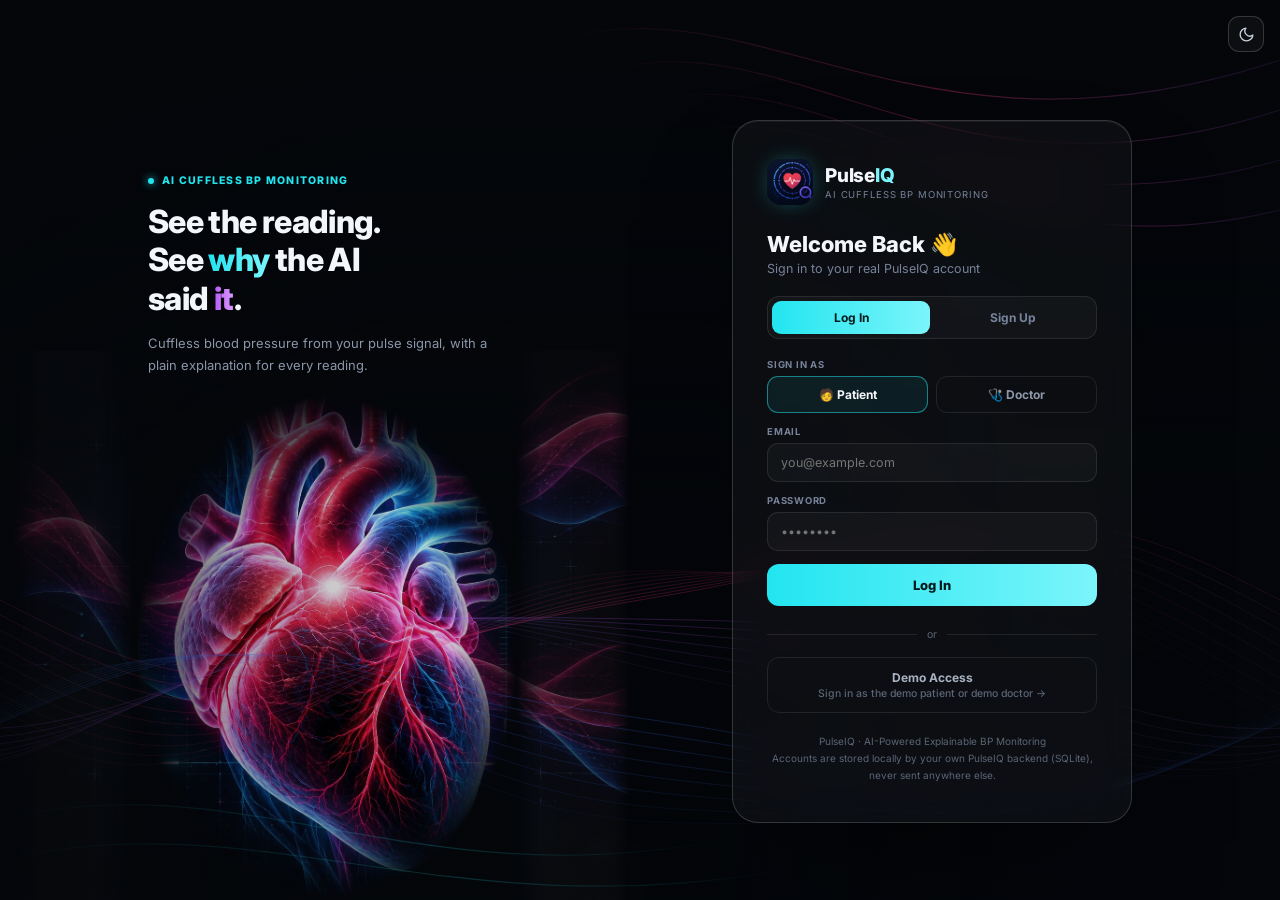
<file: static/login.html>
<!DOCTYPE html>
<html lang="en">
<head>
<meta charset="UTF-8">
<meta name="viewport" content="width=device-width, initial-scale=1.0">
<script>/* Applied before first paint so a light-mode user never sees a dark flash. */
try{if(localStorage.getItem('pulseiq_theme')==='light')document.documentElement.setAttribute('data-theme','light');}catch(e){}</script>
<title>PulseIQ — Welcome Back</title>
<link rel="icon" type="image/png" href="[data-uri]">
<link rel="preconnect" href="https://fonts.googleapis.com">
<link href="https://fonts.googleapis.com/css2?family=Inter:wght@400;500;600;700;800;900&family=JetBrains+Mono:wght@500;600;700;800&display=swap" rel="stylesheet">
<link rel="stylesheet" href="shared/theme.css?v=18">
<link rel="stylesheet" href="shared/bp-theme.css?v=15">
<script src="shared/bp-art.js?v=6"></script>
<style>
  html{overflow-x:hidden;}
  body{min-height:100%;display:flex;align-items:center;justify-content:center;position:relative;overflow-x:hidden;}
  .heart-glow{position:absolute;right:-8%;top:50%;transform:translateY(-50%);width:620px;height:620px;opacity:0.85;}
  .heart-glow svg{width:100%;height:100%;filter:drop-shadow(0 0 50px rgba(255,90,110,0.45));}
  .stage{position:relative;z-index:2;width:100%;max-width:1080px;display:flex;align-items:center;justify-content:space-between;padding:20px 48px;}
  .pitch{flex:1;color:var(--ink-0);max-width:420px;}
  .pitch-sub{font-size:13px;line-height:1.7;color:var(--ink-400);margin:0 0 6px;max-width:360px;}
  .pitch{position:relative;}
  /* ---- premium hero scene ---- */
  .login-scene{position:fixed;inset:0;z-index:0;pointer-events:none;overflow:hidden;}
  .ls-frame{position:absolute;left:max(1vw, calc(50vw - 680px));bottom:-1vh;height:62vh;aspect-ratio:1319/1193;}
  .ls-frame img{position:absolute;inset:0;width:100%;height:100%;display:block;}
  /* waves: only the flowing ribbons outside the artwork's square frame are
     kept (side bands), plus the soft area right around the heart. */
  .ls-waves{filter:brightness(.52) saturate(.75) contrast(.92);opacity:.9;
    -webkit-mask-image:
      radial-gradient(ellipse 31% 45% at 51% 53%,#000 60%,transparent 100%),
      linear-gradient(90deg,transparent 0%,#000 4%,#000 14%,transparent 19.5%,transparent 81.5%,#000 86%,#000 97%,transparent 100%);
    -webkit-mask-composite:source-over;
            mask-image:
      radial-gradient(ellipse 31% 45% at 51% 53%,#000 60%,transparent 100%),
      linear-gradient(90deg,transparent 0%,#000 4%,#000 14%,transparent 19.5%,transparent 81.5%,#000 86%,#000 97%,transparent 100%);
            mask-composite:add;
    animation:lsDrift 16s ease-in-out infinite alternate;transform-origin:50% 55%;}
  .ls-frame::before{content:"";position:absolute;inset:-10% -40%;pointer-events:none;
    background:linear-gradient(180deg,transparent 0%,rgba(4,6,10,.0) 30%,transparent 100%);}
  @keyframes lsDrift{0%{transform:translate3d(-12px,5px,0) scale(1);}
    50%{transform:translate3d(10px,-7px,0) scale(1.03);}
    100%{transform:translate3d(16px,3px,0) scale(1.012);}}
  /* heart: slightly brighter than the waves, slow lub-dub (~55 bpm) */
  .ls-heart{filter:brightness(.9) saturate(.9);transform-origin:52% 58%;
    -webkit-mask-image:radial-gradient(ellipse 31% 45% at 51% 53%,#000 64%,transparent 100%);
            mask-image:radial-gradient(ellipse 31% 45% at 51% 53%,#000 64%,transparent 100%);
    animation:lsBeat 1.25s cubic-bezier(.35,0,.25,1) infinite;}
  @keyframes lsBeat{0%{transform:scale(1);filter:brightness(.86) saturate(.88);}
    12%{transform:scale(1.035);filter:brightness(1.05) saturate(.98);}
    24%{transform:scale(.998);filter:brightness(.9) saturate(.9);}
    36%{transform:scale(1.02);filter:brightness(.98) saturate(.95);}
    55%,100%{transform:scale(1);filter:brightness(.86) saturate(.88);}}
  .ls-ribbons{position:absolute;left:0;top:0;width:200vw;height:100%;opacity:.55;
    animation:lsFlow 38s linear infinite;-webkit-mask-image:linear-gradient(180deg,transparent 30%,#000 55%,#000 88%,transparent);
            mask-image:linear-gradient(180deg,transparent 30%,#000 55%,#000 88%,transparent);}
  @keyframes lsFlow{from{transform:translateX(0);}to{transform:translateX(-50%);}}
  .ls-sheen{position:absolute;inset:0;pointer-events:none;mix-blend-mode:screen;opacity:.35;
    background:radial-gradient(circle at 52% 44%,rgba(255,120,160,.35),transparent 18%);animation:lsGlow 1.25s ease-out infinite;}
  @keyframes lsGlow{0%{opacity:.15;}12%{opacity:.5;}55%,100%{opacity:.15;}}
  /* a vignette so text and card always sit on calm, dark space */
  .login-scene::after{content:"";position:absolute;inset:0;
    background:linear-gradient(180deg,var(--void) 0%,rgba(4,6,10,.7) 26%,rgba(4,6,10,.05) 58%,rgba(4,6,10,.12) 100%),
               linear-gradient(90deg,rgba(4,6,10,.55) 0%,transparent 30%,transparent 55%,rgba(4,6,10,.55) 80%);}
  .pitch{align-self:flex-start;margin-top:4vh;}
  .stage{align-items:flex-start;padding-top:9vh;}
  .login-card{margin-top:-2vh;}
  @media (prefers-reduced-motion:reduce){.ls-waves,.ls-heart,.ls-sheen{animation:none;}}
  @media(max-width:820px){.ls-frame{left:50%;transform:translateX(-50%);height:52vh;bottom:auto;top:0;opacity:.45;}}
  [data-theme="light"] .login-scene{opacity:.55;}
  [data-theme="light"] .login-scene::after{background:linear-gradient(180deg,var(--void) 0%,transparent 40%);}
  /* v3: the pitch heart replaces the old outline art on wide screens; phones keep it. */
  @media(min-width:821px){.heart-glow{display:none;}}
  .pitch .kicker{display:flex;align-items:center;gap:8px;margin-bottom:16px;}
  .pitch .kicker .dot{width:6px;height:6px;border-radius:50%;background:var(--cyan);box-shadow:0 0 8px var(--cyan);animation:blink 1.6s ease-in-out infinite;}
  @keyframes blink{0%,100%{opacity:1;}50%{opacity:0.3;}}
  .pitch h1{font-size:15px;letter-spacing:0.08em;text-transform:uppercase;color:var(--cyan);font-weight:800;margin:0 0 14px;}

  .login-card{width:400px;flex-shrink:0;background:var(--glass);border:1px solid var(--glass-border-2);border-radius:26px;padding:38px 34px;backdrop-filter:blur(20px);box-shadow:0 60px 120px -40px var(--shadow-strong), inset 0 1px 0 var(--wash-2);}
  .brand-row{display:flex;align-items:center;gap:12px;margin-bottom:6px;}
  .brand-mark{width:46px;height:46px;border-radius:14px;flex-shrink:0;background-image:var(--pulse-logo);background-size:cover;background-position:center;box-shadow:0 0 24px -6px var(--cyan-glow);}
  .brand-mark svg{width:24px;height:24px;}
  .brand-row h3{color:var(--ink-0);font-size:19px;font-weight:800;margin:0;letter-spacing:-0.01em;}
  .brand-row h3 span{color:var(--cyan-bright);}
  .brand-row .sub{color:var(--ink-500);font-size:9.5px;letter-spacing:0.09em;text-transform:uppercase;margin-top:2px;}

  .welcome{margin:26px 0 20px;}
  .welcome h2{font-size:22px;font-weight:800;color:var(--ink-0);margin:0 0 4px;}
  .welcome p{font-size:12.5px;color:var(--ink-500);margin:0;}

  .role-card{display:flex;align-items:center;gap:14px;padding:16px 18px;border-radius:16px;border:1px solid var(--glass-border);background:var(--wash-1);margin-bottom:12px;cursor:pointer;transition:all .15s;}
  .role-card:hover{border-color:rgba(34,229,240,0.4);background:rgba(34,229,240,0.05);}
  .role-card .ic{width:44px;height:44px;border-radius:12px;background:rgba(34,229,240,0.1);display:flex;align-items:center;justify-content:center;font-size:20px;flex-shrink:0;}
  .role-card.doc .ic{background:rgba(180,92,247,0.1);}
  .role-card .t{font-size:14px;font-weight:800;color:var(--ink-0);}
  .role-card .d{font-size:11px;color:var(--ink-500);}
  .role-card .arrow{margin-left:auto;color:var(--ink-500);font-size:16px;}

  .divider{display:flex;align-items:center;gap:10px;color:var(--ink-600);font-size:10.5px;margin:22px 0 16px;}
  .divider .ln{flex:1;height:1px;background:var(--glass-border);}
  .guest-link{display:block;text-align:center;font-size:12px;font-weight:700;color:var(--ink-300);padding:12px 0;border-radius:12px;border:1px solid var(--glass-border);}
  .guest-link small{display:block;font-weight:500;color:var(--ink-600);margin-top:2px;font-size:10.5px;}
  .fine{font-size:10px;color:var(--ink-600);text-align:center;margin-top:20px;line-height:1.7;}

  .auth-tabs{display:flex;gap:4px;background:var(--wash-1);border:1px solid var(--glass-border);border-radius:12px;padding:4px;margin-bottom:20px;}
  .auth-tab{flex:1;text-align:center;padding:9px 0;border-radius:9px;font-size:12px;font-weight:700;color:var(--ink-500);cursor:pointer;}
  .auth-tab.on{background:linear-gradient(90deg,var(--cyan),var(--cyan-bright));color:var(--cyan-ink);}

  .field{margin-bottom:13px;}
  .field label{display:block;font-size:9.5px;letter-spacing:0.08em;text-transform:uppercase;color:var(--ink-500);margin-bottom:6px;font-weight:700;}
  .field input{width:100%;background:var(--wash-1);border:1px solid var(--glass-border);border-radius:11px;padding:11px 13px;font-size:12.5px;font-family:'Inter';color:var(--ink-0);outline:none;box-sizing:border-box;}
  .field input:focus{border-color:rgba(34,229,240,0.5);}

  .role-pick{display:flex;gap:8px;margin-bottom:16px;}
  .role-pick .rp{flex:1;text-align:center;padding:10px 0;border-radius:11px;border:1px solid var(--glass-border);font-size:12px;font-weight:700;color:var(--ink-400);cursor:pointer;}
  .role-pick .rp.on{border-color:rgba(34,229,240,0.5);background:rgba(34,229,240,0.08);color:var(--ink-0);}

  .auth-error{background:rgba(255,92,114,0.1);border:1px solid rgba(255,92,114,0.35);color:#ffb3bd;
    font-size:11.5px;font-weight:600;padding:10px 13px;border-radius:11px;margin-bottom:14px;display:none;}
  /* Pale pink on a near-white card was almost invisible — the one message on
     this page that must be read is the one saying the login failed. */
  [data-theme="light"] .auth-error{background:rgba(198,43,69,0.09);border-color:rgba(198,43,69,0.5);
    color:#8f1f31;font-weight:700;}
  .auth-error.show{display:block;}
  .submit-btn{width:100%;background:linear-gradient(90deg,var(--cyan),var(--cyan-bright));color:var(--cyan-ink);border:none;border-radius:12px;padding:13px 0;font-weight:800;font-size:13px;cursor:pointer;}
  .submit-btn:disabled{opacity:0.6;cursor:default;}
  .view{display:none;} .view.on{display:block;}
  /* Phone. The stage was a fixed two-column row with 48px side padding, so the
     400px card alone overflowed a 390px screen. The marketing column is
     dropped rather than stacked — on a phone this page exists to sign you in,
     and scrolling past a pitch to reach the form is friction. The decorative
     glow is clipped because it is positioned art, not content. */
  @media(max-width:820px){
    html,body{overflow-x:hidden;}
    body{align-items:flex-start;overflow-y:auto;}
    .stage{flex-direction:column;padding:24px 14px 40px;gap:22px;max-width:100%;}
    .pitch{display:none;}
    .login-card{width:100%;max-width:420px;flex-shrink:1;padding:26px 20px;border-radius:20px;}
    .welcome{margin:18px 0 16px;}
    .welcome h2{font-size:20px;}
  }
</style>
</head>
<body>

<div class="heart-glow">
  <svg viewBox="0 0 400 400" fill="none">
    <defs>
      <radialGradient id="hg" cx="50%" cy="50%" r="50%">
        <stop offset="0%" stop-color="#ff5c72" stop-opacity="0.55"/>
        <stop offset="60%" stop-color="#b45cf7" stop-opacity="0.22"/>
        <stop offset="100%" stop-color="#22e5f0" stop-opacity="0"/>
      </radialGradient>
    </defs>
    <circle cx="200" cy="200" r="190" fill="url(#hg)"/>
    <path d="M200 300 C 120 240, 60 190, 60 130 C 60 90, 95 65, 130 65 C 160 65, 185 82, 200 110 C 215 82, 240 65, 270 65 C 305 65, 340 90, 340 130 C 340 190, 280 240, 200 300 Z"
      fill="none" stroke="#ff5c72" stroke-width="2.5" opacity="0.85"/>
    <path d="M40 210 L100 210 L120 160 L145 260 L170 140 L195 210 L360 210" fill="none" stroke="#22e5f0" stroke-width="2.5" opacity="0.9"/>
  </svg>
</div>

<!-- v3: premium hero scene. Two aligned copies of the same artwork:
     the full image (heart + flowing waves) dimmed and slowly drifting, and a
     masked copy of just the heart on top that beats. -->
<div class="login-scene" aria-hidden="true">
  <div class="ls-frame">
    <img class="ls-waves" src="shared/img/heart-hd.webp" alt="">
    <img class="ls-heart" src="shared/img/heart-hd.webp" alt="">
    <div class="ls-sheen"></div>
  </div>
  <svg class="ls-ribbons" viewBox="0 0 2880 900" preserveAspectRatio="none"><g id="lsRib"></g></svg>
</div>

<div class="stage">
  <div class="pitch">
    <div class="kicker"><span class="dot"></span> AI CUFFLESS BP MONITORING</div>
    <h1 style="color:var(--ink-0);font-size:32px;text-transform:none;letter-spacing:-0.02em;line-height:1.2;">See the reading.<br>See <span class="grad-cyan">why</span> the AI<br>said <span class="grad-purple">it</span>.</h1>
    <p class="pitch-sub">Cuffless blood pressure from your pulse signal, with a plain explanation for every reading.</p>
  </div>

  <div class="login-card">
    <div class="brand-row">
      <div class="brand-mark"></div>
      <div><h3>Pulse<span>IQ</span></h3><div class="sub">AI Cuffless BP Monitoring</div></div>
    </div>

    <div class="welcome">
      <h2 id="welcomeH">Welcome Back 👋</h2>
      <p id="welcomeP">Sign in to your real PulseIQ account</p>
    </div>

    <div class="auth-tabs">
      <div class="auth-tab on" id="tabLogin">Log In</div>
      <div class="auth-tab" id="tabSignup">Sign Up</div>
    </div>

    <div class="auth-error" id="authError"></div>

    <div class="view on" id="viewLogin">
      <div class="field"><label>Sign in as</label>
        <div class="role-pick" style="margin-bottom:0;">
          <div class="rp on" id="lrpPatient">🧑 Patient</div>
          <div class="rp" id="lrpDoctor">🩺 Doctor</div>
        </div>
      </div>
      <div class="field"><label>Email</label><input type="email" id="loginEmail" placeholder="you@example.com"></div>
      <div class="field"><label>Password</label><input type="password" id="loginPassword" placeholder="••••••••"></div>
      <button class="submit-btn" id="btnLogin">Log In</button>
    </div>

    <div class="view" id="viewSignup">
      <div class="field"><label>Full Name</label><input type="text" id="suName" placeholder="Jane Doe"></div>
      <div class="field"><label>Email</label><input type="email" id="suEmail" placeholder="you@example.com"></div>
      <div class="field"><label>Password</label><input type="password" id="suPassword" placeholder="At least 6 characters"></div>
      <div class="role-pick">
        <div class="rp on" id="rpPatient">🧑 Patient</div>
        <div class="rp" id="rpDoctor">🩺 Doctor</div>
      </div>
      <button class="submit-btn" id="btnSignup">Create Account</button>
    </div>

    <div class="divider"><div class="ln"></div>or<div class="ln"></div></div>
    <a class="guest-link" id="btnGuest">Demo Access<small>Sign in as the demo patient or demo doctor →</small></a>

    <div class="fine">PulseIQ · AI-Powered Explainable BP Monitoring<br>Accounts are stored locally by your own PulseIQ backend (SQLite), never sent anywhere else.</div>
  </div>
</div>

<script>
  var PULSEIQ_API = (window.PULSEIQ_API_BASE || (location.port === '8090' ? 'http://localhost:8001' : location.origin));
  var signupRole = 'patient';
  var loginRole = 'patient';

  // Which role picker is currently visible — used by Demo Access so guests
  // land on the dashboard for the role they just selected.
  function activeRole(){
    return document.getElementById('viewSignup').classList.contains('on') ? signupRole : loginRole;
  }

  function showError(msg){
    var el = document.getElementById('authError');
    el.textContent = msg;
    el.classList.add('show');
  }
  function clearError(){
    document.getElementById('authError').classList.remove('show');
  }

  document.getElementById('tabLogin').onclick = function(){
    this.classList.add('on'); document.getElementById('tabSignup').classList.remove('on');
    document.getElementById('viewLogin').classList.add('on'); document.getElementById('viewSignup').classList.remove('on');
    document.getElementById('welcomeH').textContent = 'Welcome Back 👋';
    document.getElementById('welcomeP').textContent = 'Sign in to your real PulseIQ account';
    clearError();
  };
  document.getElementById('tabSignup').onclick = function(){
    this.classList.add('on'); document.getElementById('tabLogin').classList.remove('on');
    document.getElementById('viewSignup').classList.add('on'); document.getElementById('viewLogin').classList.remove('on');
    document.getElementById('welcomeH').textContent = 'Create Your Account';
    document.getElementById('welcomeP').textContent = 'Real signup — stored in your own backend';
    clearError();
  };
  document.getElementById('rpPatient').onclick = function(){
    signupRole = 'patient';
    this.classList.add('on'); document.getElementById('rpDoctor').classList.remove('on');
  };
  document.getElementById('rpDoctor').onclick = function(){
    signupRole = 'doctor';
    this.classList.add('on'); document.getElementById('rpPatient').classList.remove('on');
  };
  document.getElementById('lrpPatient').onclick = function(){
    loginRole = 'patient'; clearError();
    this.classList.add('on'); document.getElementById('lrpDoctor').classList.remove('on');
  };
  document.getElementById('lrpDoctor').onclick = function(){
    loginRole = 'doctor'; clearError();
    this.classList.add('on'); document.getElementById('lrpPatient').classList.remove('on');
  };

  function enterAs(role, name, token){
    localStorage.setItem('pulseiq_role', role);
    localStorage.setItem('pulseiq_name', name);
    if(token){ localStorage.setItem('pulseiq_token', token); } else { localStorage.removeItem('pulseiq_token'); }
    window.location.href = role === 'doctor' ? 'doctor-dashboard.html' : 'patient-dashboard.html';
  }

  function setLoading(btn, loading, label){
    btn.disabled = loading;
    btn.textContent = loading ? 'Please wait…' : label;
  }

  document.getElementById('btnLogin').onclick = function(){
    clearError();
    var email = document.getElementById('loginEmail').value.trim();
    var password = document.getElementById('loginPassword').value;
    if(!email || !password){ showError('Enter your email and password.'); return; }
    var btn = this; setLoading(btn, true, 'Log In');
    fetch(PULSEIQ_API + '/api/auth/login', {
      method: 'POST', headers: {'Content-Type':'application/json'},
      body: JSON.stringify({email: email, password: password})
    })
      .then(function(r){ return r.json().then(function(d){ return {ok: r.ok, d: d}; }); })
      .then(function(res){
        setLoading(btn, false, 'Log In');
        if(!res.ok){ showError(res.d.detail || 'Login failed.'); return; }
        // The account's real role always wins — the picker is a check, not an override.
        if(res.d.user.role !== loginRole){
          showError('This account is registered as a ' + res.d.user.role.charAt(0).toUpperCase() + res.d.user.role.slice(1) +
                    '. Switch "Sign in as" to ' + res.d.user.role.charAt(0).toUpperCase() + res.d.user.role.slice(1) + ' to continue.');
          return;
        }
        enterAs(res.d.user.role, res.d.user.name, res.d.token);
      })
      .catch(function(){
        setLoading(btn, false, 'Log In');
        showError('Could not reach the PulseIQ backend at ' + PULSEIQ_API + '. Make sure uvicorn is running, or use Demo Access below.');
      });
  };

  document.getElementById('btnSignup').onclick = function(){
    clearError();
    var name = document.getElementById('suName').value.trim();
    var email = document.getElementById('suEmail').value.trim();
    var password = document.getElementById('suPassword').value;
    if(!name || !email || !password){ showError('Fill in your name, email, and password.'); return; }
    var btn = this; setLoading(btn, true, 'Create Account');
    fetch(PULSEIQ_API + '/api/auth/signup', {
      method: 'POST', headers: {'Content-Type':'application/json'},
      body: JSON.stringify({name: name, email: email, password: password, role: signupRole})
    })
      .then(function(r){ return r.json().then(function(d){ return {ok: r.ok, d: d}; }); })
      .then(function(res){
        setLoading(btn, false, 'Create Account');
        if(!res.ok){ showError(res.d.detail || 'Sign up failed.'); return; }
        enterAs(res.d.user.role, res.d.user.name, res.d.token);
      })
      .catch(function(){
        setLoading(btn, false, 'Create Account');
        showError('Could not reach the PulseIQ backend at ' + PULSEIQ_API + '. Make sure uvicorn is running, or use Demo Access below.');
      });
  };

  // v3: Demo Access quietly signs in as the seeded demo account (Rohit Sharma
  // for patients, Dr. Demo for doctors), so every page is protected the same way.
  document.getElementById('btnGuest').onclick = function(){
    clearError();
    var r = activeRole();
    fetch(PULSEIQ_API + '/api/auth/demo', {
      method: 'POST', headers: {'Content-Type':'application/json'}, body: JSON.stringify({role: r})
    })
      .then(function(res){ return res.json().then(function(d){ return {ok: res.ok, d: d}; }); })
      .then(function(res){
        if(!res.ok){ showError(res.d.detail || 'Demo access is not available.'); return; }
        enterAs(res.d.user.role, res.d.user.name, res.d.token);
      })
      .catch(function(){
        showError('Could not reach the PulseIQ backend at ' + PULSEIQ_API + '. Start it first: python -m uvicorn main:app --port 8001');
      });
  };
</script>
<script src="shared/shell.js?v=18"></script>
<script>
/* Draw soft neon ribbon bundles (pink / violet / blue) that echo the waves in the
   heart artwork. Two identical periods side by side, so the slow scroll loops seamlessly. */
(function(){
  var g = document.getElementById('lsRib'); if(!g) return;
  var bundles = [
    {y:600, a:70, c:'#ff3d7f', n:9, ph:0.0},
    {y:660, a:55, c:'#b45cf7', n:7, ph:1.7},
    {y:720, a:60, c:'#3d7bff', n:8, ph:3.1}
  ], out = '';
  bundles.forEach(function(b){
    for(var k=0;k<b.n;k++){
      var d='', off=k*6, amp=b.a+k*3;
      for(var x=0;x<=2880;x+=24){
        var t=x/1440*Math.PI*2;
        var y=b.y+off+Math.sin(t+b.ph+k*0.12)*amp+Math.sin(2*t+b.ph)*amp*0.25;
        d+=(x?'L':'M')+x+','+y.toFixed(1);
      }
      out+='<path d="'+d+'" fill="none" stroke="'+b.c+'" stroke-width="1" stroke-opacity="'+(0.10+0.35*(1-k/b.n)).toFixed(2)+'"/>';
    }
  });
  g.innerHTML = out;
})();
</script>
</body>
</html>
</file>
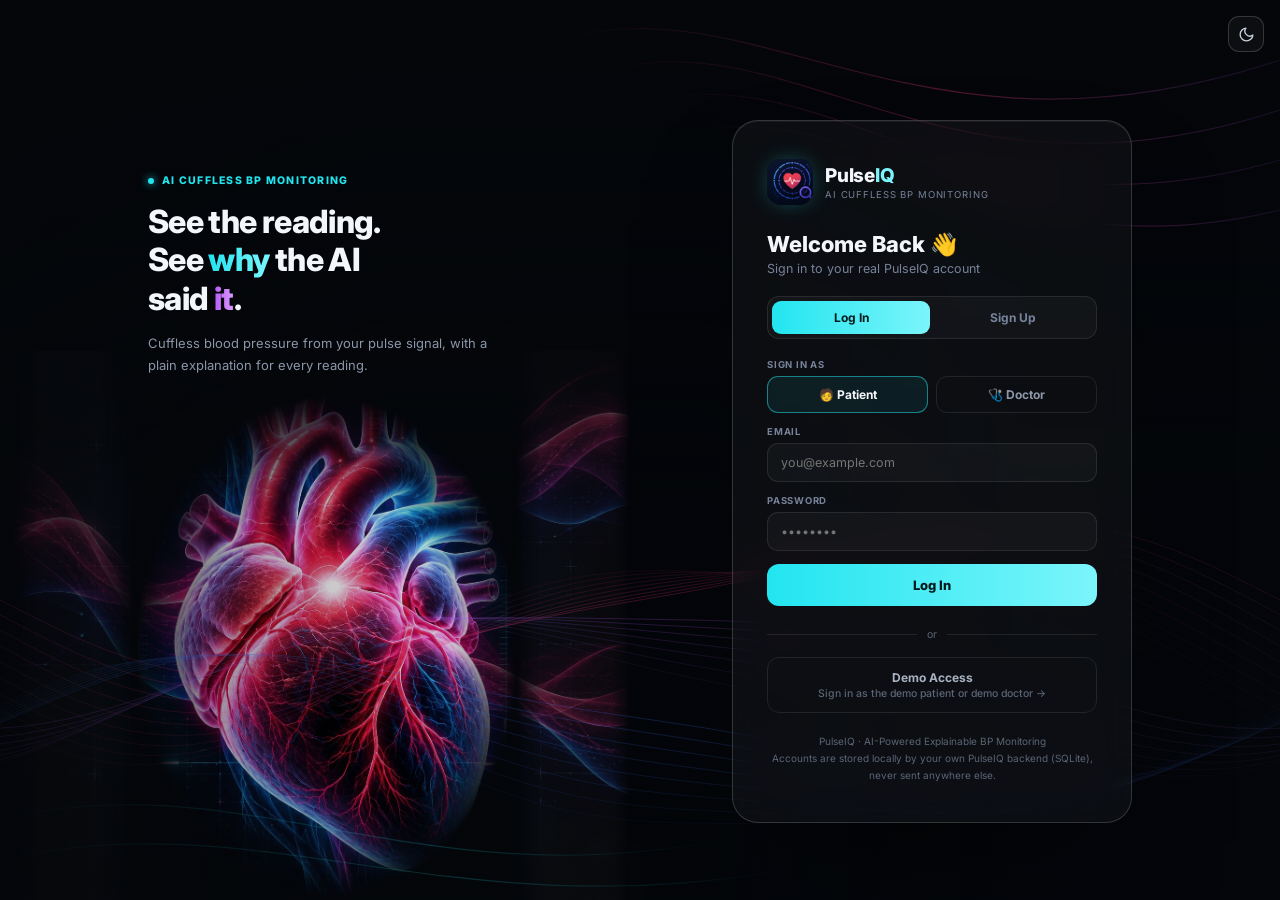
<file: static/medical-vault.html>
<!DOCTYPE html>
<html lang="en">
<head>
<meta charset="UTF-8">
<meta name="viewport" content="width=device-width, initial-scale=1.0">
<script>/* Applied before first paint so a light-mode user never sees a dark flash. */
try{if(localStorage.getItem('pulseiq_theme')==='light')document.documentElement.setAttribute('data-theme','light');}catch(e){}</script>
<title>PulseIQ — My Vault</title>
<link rel="icon" type="image/png" href="[data-uri]">
<link rel="preconnect" href="https://fonts.googleapis.com">
<link href="https://fonts.googleapis.com/css2?family=Inter:wght@400;500;600;700;800&display=swap" rel="stylesheet">
<link rel="stylesheet" href="shared/theme.css?v=18">
<link rel="stylesheet" href="shared/bp-theme.css?v=15">
<script src="shared/bp-art.js?v=6"></script>
<style>
  .vault-top{display:flex;gap:12px;margin-bottom:18px;}
  .search-box{flex:1;background:var(--glass);border:1px solid var(--glass-border);border-radius:12px;padding:12px 16px;display:flex;align-items:center;gap:10px;}
  .search-box input{flex:1;background:transparent;border:none;outline:none;color:var(--ink-0);font-family:'Inter';font-size:13px;}
  .upload-btn{background:linear-gradient(90deg,var(--cyan),var(--cyan-bright));color:var(--cyan-ink);border:none;border-radius:12px;padding:0 22px;font-weight:800;font-size:12.5px;cursor:pointer;}
  .upload-btn:disabled{opacity:.5;cursor:default;}
  .doc-card{position:relative;}
  .doc-card .tag{display:inline-block;margin-top:8px;font-size:9.5px;font-weight:700;padding:3px 10px;border-radius:99px;background:var(--wash-2);border:1px solid var(--glass-border-2);color:var(--ink-300);}
  .doc-actions{position:absolute;top:12px;right:12px;display:flex;gap:5px;opacity:0;transition:opacity .12s;}
  .doc-card:hover .doc-actions{opacity:1;}
  .doc-actions button{background:var(--wash-2);border:1px solid var(--glass-border-2);color:var(--ink-200);
    font-size:11px;padding:4px 8px;border-radius:7px;cursor:pointer;}
  .doc-actions button:hover{color:var(--ink-0);}
  .doc-actions button.del:hover{background:rgba(255,92,114,0.18);color:var(--red);border-color:rgba(255,92,114,0.4);}
  .empty{text-align:center;padding:46px 24px;color:var(--ink-500);font-size:12.5px;line-height:1.7;}
  .empty .ic{font-size:34px;margin-bottom:10px;}
  .up-note{font-size:11.5px;padding:10px 14px;border-radius:11px;margin-bottom:14px;display:none;}
  .up-note.err{display:block;background:rgba(255,92,114,0.1);border:1px solid rgba(255,92,114,0.35);color:#ffb3bd;}
  .up-note.ok{display:block;background:rgba(60,230,133,0.1);border:1px solid rgba(60,230,133,0.35);color:var(--green);}
  .cat-pick{display:flex;align-items:center;gap:8px;margin-bottom:14px;}
  .cat-pick select{background:var(--wash-1);border:1px solid var(--glass-border-2);color:var(--ink-0);
    font-family:'Inter';font-size:12px;font-weight:700;padding:9px 12px;border-radius:10px;outline:none;cursor:pointer;}
  .cat-pick select option{background:var(--panel-solid);color:var(--ink-0);}
  .cat-pick label{font-size:9px;letter-spacing:0.08em;text-transform:uppercase;color:var(--ink-600);font-weight:700;}

  /* Phone. The filter tabs scroll instead of stretching the page. */
  @media(max-width:900px){
    .tabs{width:100%;overflow-x:auto;}
    .tabs .tab{white-space:nowrap;padding:11px 13px;font-size:11.5px;min-height:40px;display:flex;align-items:center;}
    .search-row input,#searchInput{min-height:40px;font-size:16px;}
    .doc-grid,.vault-grid{grid-template-columns:1fr;}
    .upload-btn{width:100%;justify-content:center;}
  }
</style>
</head>
<body>
<div class="app">
  <div id="rail" data-active="vault"></div>
  <div class="main">
    <div class="topbar">
      <div class="brand">Pulse<span>IQ</span></div>
      <div class="grow"></div>
      <span id="backendBadge" class="badge" style="margin-right:10px;">● Connecting…</span>
      <div class="clock" id="clock">--:--:--</div>
    </div>
    <div class="content">
      <div class="page-head"><h1>My Vault</h1><span class="sub" id="vaultSub">Reports &amp; prescriptions, all in one place</span></div>

      <div id="signinNote"></div>
      <div class="up-note" id="upNote"></div>

      <div class="cat-pick">
        <label for="upCat">Upload as</label>
        <select id="upCat">
          <option value="reports">Report</option>
          <option value="prescriptions">Prescription</option>
          <option value="lab">Lab Test</option>
          <option value="scans">Scan</option>
        </select>
      </div>

      <div class="vault-top">
        <div class="search-box">🔍 <input id="searchInput" placeholder="Search your documents…"></div>
        <input type="file" id="fileInput" style="display:none"
               accept=".pdf,.png,.jpg,.jpeg,.webp,.txt,.csv,.doc,.docx">
        <button class="upload-btn" id="btnUpload">⬆ Upload</button>
      </div>

      <div class="tabs">
        <div class="tab on" data-vt="all">All</div>
        <div class="tab" data-vt="reports">Reports</div>
        <div class="tab" data-vt="prescriptions">Prescriptions</div>
        <div class="tab" data-vt="lab">Lab Tests</div>
        <div class="tab" data-vt="scans">Scans</div>
      </div>

      <div class="doc-grid" id="docGrid"></div>
      <div class="empty" id="emptyState" style="display:none;"></div>
    </div>
    <div class="status-bar">
      <span>SYS: <b>OPERATIONAL</b> &nbsp; STORAGE: <b id="storeInfo">—</b></span>
      <span>PulseIQ · Explainable Cuffless BP Monitoring · Demo Mode</span>
    </div>
  </div>
</div>
<script src="shared/shell.js?v=18"></script>
<script>
  function tick(){ var d=new Date(); document.getElementById('clock').textContent=[d.getHours(),d.getMinutes(),d.getSeconds()].map(n=>String(n).padStart(2,'0')).join(':'); }
  setInterval(tick,1000); tick();

  var PULSEIQ_API = (window.PULSEIQ_API_BASE || (location.port === '8090' ? 'http://localhost:8001' : location.origin));
  var TOKEN = localStorage.getItem('pulseiq_token');
  var DOCS = [], FILTER = 'all', QUERY = '';

  function H(){ return TOKEN ? {'Authorization':'Bearer '+TOKEN} : {}; }
  function esc(s){ return String(s).replace(/[&<>"']/g,function(c){return {'&':'&amp;','<':'&lt;','>':'&gt;','"':'&quot;',"'":'&#39;'}[c];}); }
  function setBadge(ok,l){ var b=document.getElementById('backendBadge'); if(!b)return;
    if(ok){b.textContent='● '+(l||'Connected');b.style.color='var(--green)';b.style.borderColor='rgba(52,211,153,0.4)';}
    else {b.textContent='● '+(l||'Offline');b.style.color='var(--ink-500)';} }
  function note(msg, kind){ var n=document.getElementById('upNote'); n.textContent=msg||''; n.className='up-note'+(msg?' '+kind:''); }
  function fmtSize(b){ return b<1024 ? b+' B' : (b<1048576 ? (b/1024).toFixed(0)+' KB' : (b/1048576).toFixed(1)+' MB'); }
  function fmtDate(ts){ var d=new Date(ts*1000);
    return d.toLocaleDateString([], {day:'2-digit', month:'short', year:'numeric'}); }
  function iconFor(name, cat){
    var e=(name.split('.').pop()||'').toLowerCase();
    if(['png','jpg','jpeg','webp'].indexOf(e)>-1) return '🖼️';
    if(cat==='prescriptions') return '💊';
    if(cat==='lab') return '🧪';
    if(cat==='scans') return '🩻';
    return '📄';
  }

  function render(){
    var list = DOCS.filter(function(d){
      if(FILTER !== 'all' && d.category !== FILTER) return false;
      if(QUERY && d.name.toLowerCase().indexOf(QUERY) === -1) return false;
      return true;
    });
    var grid = document.getElementById('docGrid'), empty = document.getElementById('emptyState');
    if(!list.length){
      grid.innerHTML = '';
      empty.style.display = 'block';
      empty.innerHTML = DOCS.length
        ? '<div class="ic">🔍</div>No documents match this filter.'
        : '<div class="ic">🗂️</div>Your vault is empty.<br>Upload a report, prescription, lab result or scan to keep it here.';
      return;
    }
    empty.style.display = 'none';
    grid.innerHTML = list.map(function(d){
      return '<div class="doc-card">' +
        '<div class="doc-actions">' +
          '<button data-dl="'+d.id+'" title="Download">⬇</button>' +
          '<button class="del" data-del="'+d.id+'" title="Delete">✕</button>' +
        '</div>' +
        '<div class="top"><div class="ic">'+iconFor(d.name,d.category)+'</div>' +
        '<div><div class="nm">'+esc(d.name)+'</div></div></div>' +
        '<div class="meta"><span>'+fmtDate(d.uploadedAt)+'</span><span>'+fmtSize(d.sizeBytes)+'</span></div>' +
        '<span class="tag">'+esc(d.category)+'</span></div>';
    }).join('');

    grid.querySelectorAll('[data-dl]').forEach(function(b){
      b.addEventListener('click', function(){ downloadDoc(this.getAttribute('data-dl')); });
    });
    grid.querySelectorAll('[data-del]').forEach(function(b){
      b.addEventListener('click', function(){ deleteDoc(this.getAttribute('data-del')); });
    });
  }

  function load(){
    if(!TOKEN){
      setBadge(false,'Guest');
      document.getElementById('signinNote').innerHTML =
        '<div style="background:rgba(255,200,87,0.08);border:1px solid rgba(255,200,87,0.3);color:var(--amber);' +
        'font-size:11.5px;padding:11px 15px;border-radius:11px;margin-bottom:14px;line-height:1.6;">' +
        'You\'re browsing as a guest, so there\'s no vault to store files in. ' +
        '<a href="login.html" style="color:var(--cyan-bright);font-weight:700;">Sign in or create an account</a> to upload documents.</div>';
      document.getElementById('btnUpload').disabled = true;
      document.getElementById('emptyState').style.display='block';
      document.getElementById('emptyState').innerHTML='<div class="ic">🔒</div>Sign in to use your vault.';
      return;
    }
    fetch(PULSEIQ_API + '/api/vault', {headers:H()})
      .then(function(r){ if(!r.ok) throw new Error('bad'); return r.json(); })
      .then(function(d){
        setBadge(true,'Connected');
        DOCS = d.documents;
        document.getElementById('storeInfo').textContent =
          DOCS.length + ' file' + (DOCS.length===1?'':'s') + ' · ' + fmtSize(d.totalBytes);
        document.getElementById('vaultSub').textContent =
          DOCS.length ? 'Your documents, stored by your PulseIQ backend' : 'Nothing stored yet';
        render();
      })
      .catch(function(){
        setBadge(false,'Offline');
        document.getElementById('emptyState').style.display='block';
        document.getElementById('emptyState').innerHTML =
          '<div class="ic">⚠</div>Backend not reachable at ' + PULSEIQ_API +
          '<br>Start it with: python -m uvicorn main:app --port 8001';
      });
  }

  function downloadDoc(id){
    // Download needs the auth header, so fetch as a blob rather than a plain link.
    fetch(PULSEIQ_API + '/api/vault/' + id + '/download', {headers:H()})
      .then(function(r){ if(!r.ok) throw new Error('download failed'); return r.blob().then(function(b){ return {b:b, r:r}; }); })
      .then(function(res){
        var doc = DOCS.filter(function(d){ return String(d.id) === String(id); })[0];
        var url = URL.createObjectURL(res.b);
        var a = document.createElement('a');
        a.href = url; a.download = doc ? doc.name : 'document';
        document.body.appendChild(a); a.click(); a.remove();
        setTimeout(function(){ URL.revokeObjectURL(url); }, 1000);
      })
      .catch(function(){ note('Could not download that file.','err'); });
  }

  function deleteDoc(id){
    var doc = DOCS.filter(function(d){ return String(d.id) === String(id); })[0];
    if(!confirm('Delete "' + (doc ? doc.name : 'this document') + '"? This cannot be undone.')) return;
    fetch(PULSEIQ_API + '/api/vault/' + id, {method:'DELETE', headers:H()})
      .then(function(r){ if(!r.ok) throw new Error('bad'); return r.json(); })
      .then(function(){ note('Deleted.','ok'); load(); setTimeout(function(){ note(''); }, 2500); })
      .catch(function(){ note('Could not delete that file.','err'); });
  }

  document.getElementById('btnUpload').onclick = function(){ document.getElementById('fileInput').click(); };
  document.getElementById('fileInput').addEventListener('change', function(){
    var f = this.files[0]; if(!f) return;
    note('Uploading ' + f.name + '…','ok');
    var fd = new FormData();
    fd.append('file', f);
    fd.append('category', document.getElementById('upCat').value);
    fetch(PULSEIQ_API + '/api/vault/upload', {method:'POST', headers:H(), body:fd})
      .then(function(r){ return r.json().then(function(d){ return {ok:r.ok, d:d}; }); })
      .then(function(res){
        if(!res.ok){ note(res.d.detail || 'Upload failed.','err'); return; }
        note('Uploaded ' + res.d.name,'ok');
        load();
        setTimeout(function(){ note(''); }, 2500);
      })
      .catch(function(){ note('Backend not reachable at ' + PULSEIQ_API,'err'); });
    this.value = '';
  });

  document.querySelectorAll('[data-vt]').forEach(function(el){
    el.addEventListener('click', function(){
      document.querySelectorAll('[data-vt]').forEach(function(x){ x.classList.remove('on'); });
      this.classList.add('on');
      FILTER = this.getAttribute('data-vt');
      render();
    });
  });
  document.getElementById('searchInput').addEventListener('input', function(){
    QUERY = this.value.trim().toLowerCase(); render();
  });

  load();
</script>
</body>
</html>
</file>
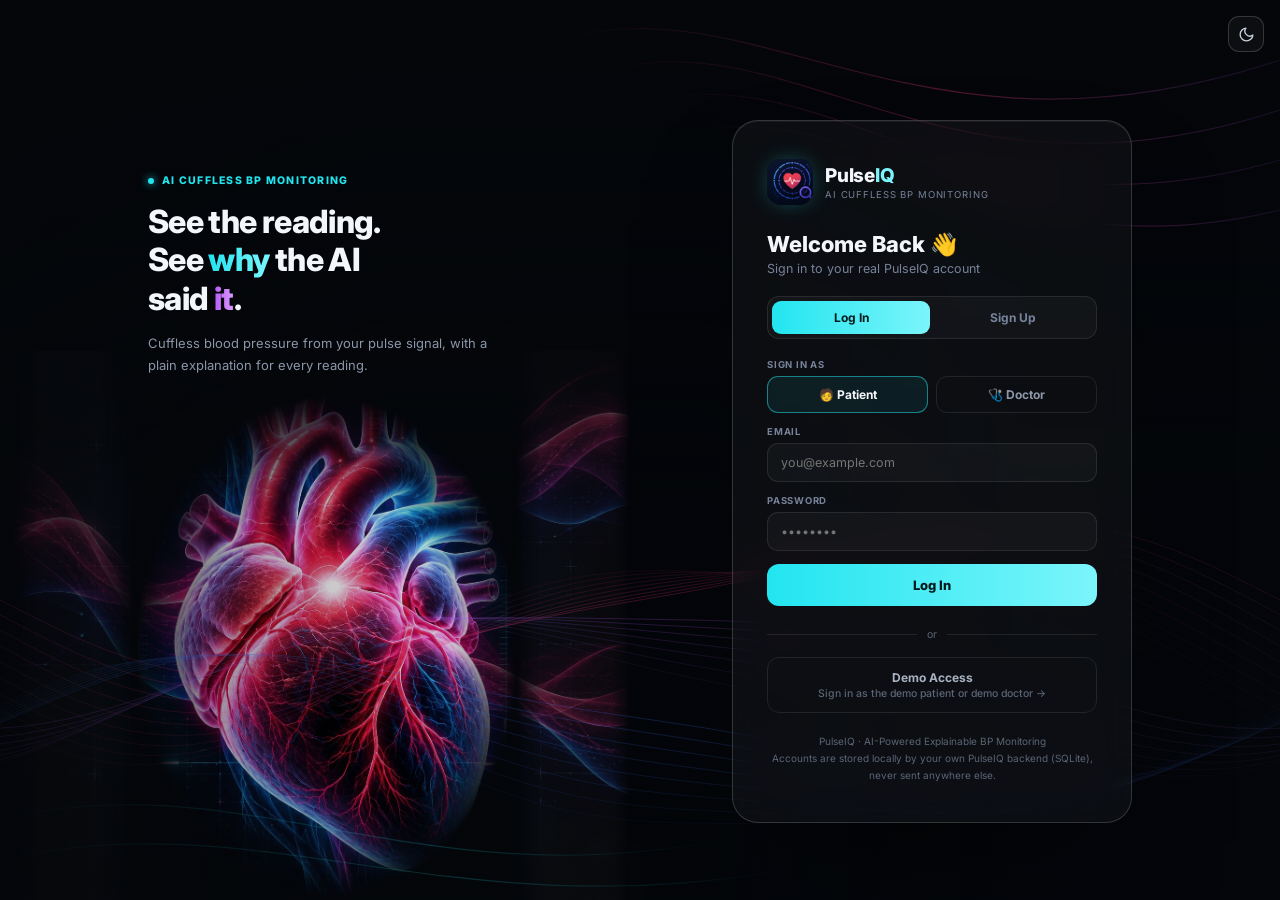
<file: static/medicine-reminders.html>
<!DOCTYPE html>
<html lang="en">
<head>
<meta charset="UTF-8">
<meta name="viewport" content="width=device-width, initial-scale=1.0">
<script>/* Applied before first paint so a light-mode user never sees a dark flash. */
try{if(localStorage.getItem('pulseiq_theme')==='light')document.documentElement.setAttribute('data-theme','light');}catch(e){}</script>
<title>PulseIQ — Medicines</title>
<link rel="icon" type="image/png" href="[data-uri]">
<link rel="preconnect" href="https://fonts.googleapis.com">
<link href="https://fonts.googleapis.com/css2?family=Inter:wght@400;500;600;700;800&family=JetBrains+Mono:wght@500;600;700;800&display=swap" rel="stylesheet">
<link rel="stylesheet" href="shared/theme.css?v=18">
<link rel="stylesheet" href="shared/bp-theme.css?v=15">
<script src="shared/bp-art.js?v=6"></script>
<style>
  .med-grid{display:grid;grid-template-columns:1.5fr 1fr;gap:18px;align-items:start;}

  /* Interactive week strip — click any past/today date to view & edit it */
  .cal-bar{display:flex;align-items:center;gap:9px;margin-bottom:18px;}
  .cal-nav{background:var(--glass);border:1px solid var(--glass-border-2);color:var(--ink-300);
    width:34px;height:56px;border-radius:12px;font-size:14px;cursor:pointer;flex-shrink:0;}
  .cal-nav:hover:not(:disabled){color:var(--ink-0);border-color:rgba(34,229,240,0.4);}
  .cal-nav:disabled{opacity:.3;cursor:default;}
  .cal-strip{display:grid;grid-template-columns:repeat(7,1fr);gap:9px;flex:1;}
  .cal-day{background:var(--glass);border:1px solid var(--glass-border);border-radius:12px;
    padding:9px 0;text-align:center;cursor:pointer;transition:all .12s;position:relative;}
  .cal-day:hover{border-color:rgba(34,229,240,0.45);}
  .cal-day .dw{font-size:9px;letter-spacing:0.08em;text-transform:uppercase;color:var(--ink-600);font-weight:800;}
  .cal-day .dn{font-family:'JetBrains Mono',monospace;font-size:17px;font-weight:800;color:var(--ink-200);margin-top:2px;}
  .cal-day.on{background:rgba(34,229,240,0.12);border-color:rgba(34,229,240,0.55);}
  .cal-day.on .dn{color:var(--cyan-bright);}
  .cal-day.today .dw{color:var(--cyan-bright);}
  /* Future days are browsable now, so they read as "ahead" rather than
     disabled: dimmed, but clearly still a target. */
  .cal-day.future{opacity:.55;}
  .cal-day.future.on{opacity:1;}
  .cal-day .pip{position:absolute;bottom:6px;left:50%;transform:translateX(-50%);display:flex;gap:3px;}
  .cal-day .pip i{width:4px;height:4px;border-radius:50%;background:var(--green);box-shadow:0 0 5px var(--green);}
  .cal-day .pip i.miss{background:var(--ink-600);box-shadow:none;}
  .day-title{display:flex;align-items:baseline;gap:9px;}
  .day-title .badge-day{font-size:9.5px;font-weight:800;padding:3px 9px;border-radius:99px;
    background:rgba(34,229,240,0.12);color:var(--cyan-bright);}

  .med-item{background:var(--glass);border:1px solid var(--glass-border);border-radius:14px;padding:15px 17px;margin-bottom:11px;position:relative;}
  .med-item .row1{display:flex;align-items:baseline;gap:9px;}
  .med-item .nm{font-size:14px;font-weight:800;color:var(--ink-0);}
  .med-item .ds{font-size:11.5px;color:var(--cyan-bright);font-weight:700;}
  .med-item .nt{font-size:11px;color:var(--ink-500);margin-top:3px;}
  .med-del{position:absolute;top:12px;right:12px;background:transparent;border:none;color:var(--ink-600);
    font-size:15px;cursor:pointer;padding:2px 6px;border-radius:6px;opacity:0;transition:opacity .12s;}
  .med-item:hover .med-del{opacity:1;}
  .med-del:hover{background:rgba(255,92,114,0.16);color:var(--red);}

  .slots{display:flex;flex-wrap:wrap;gap:8px;margin-top:11px;}
  .slot{display:flex;align-items:center;gap:7px;background:var(--wash-1);border:1px solid var(--glass-border-2);
    border-radius:10px;padding:7px 12px;cursor:pointer;font-family:'JetBrains Mono',monospace;font-size:12px;
    font-weight:700;color:var(--ink-300);}
  .slot:hover{border-color:rgba(34,229,240,0.4);}
  .slot .tickbox{width:15px;height:15px;border-radius:5px;border:1.5px solid var(--ink-600);display:flex;
    align-items:center;justify-content:center;font-size:10px;color:transparent;}
  .slot.done{background:rgba(60,230,133,0.1);border-color:rgba(60,230,133,0.4);color:var(--green);}
  .slot.done .tickbox{background:var(--green);border-color:var(--green);color:var(--screen);}
  /* Chrome draws its own clock glyph inside <input type="time">, in a near-black
     grey that all but disappears on this background. Supplying a background
     image replaces that glyph, so the picker is visible and matches the theme. */
  input[type="time"]::-webkit-calendar-picker-indicator{
    background-image:url("data:image/svg+xml,%3Csvg%20xmlns%3D%22http%3A%2F%2Fwww.w3.org%2F2000%2Fsvg%22%20viewBox%3D%220%200%2024%2024%22%20fill%3D%22none%22%20stroke%3D%22%23ff5c72%22%20stroke-width%3D%222.2%22%20stroke-linecap%3D%22round%22%20stroke-linejoin%3D%22round%22%3E%3Ccircle%20cx%3D%2212%22%20cy%3D%2212%22%20r%3D%229%22%2F%3E%3Cpolyline%20points%3D%2212%207%2012%2012%2015.5%2014%22%2F%3E%3C%2Fsvg%3E");
    background-size:15px 15px;background-repeat:no-repeat;background-position:center;
    width:16px;height:16px;opacity:1;cursor:pointer;padding:0;margin-left:4px;}
  input[type="time"]::-webkit-calendar-picker-indicator:hover{filter:brightness(1.25);}
  /* A dose that has not come round yet: shown, but not tickable. */
  .slot.pending{opacity:.6;cursor:default;}
  .slot.pending:hover{border-color:var(--glass-border-2);}
  /* A past slot that was never logged. */
  .slot.missed{border-color:rgba(255,92,114,0.35);color:var(--red,#ff5c72);}
  .slot.missed .tickbox{border-color:rgba(255,92,114,0.5);}

  .adh-wrap{display:flex;flex-direction:column;align-items:center;text-align:center;}
  .adh-wrap .gauge{width:140px;height:140px;margin-bottom:8px;}
  .adh-sub{font-size:11.5px;color:var(--ink-500);line-height:1.6;}

  .heat{display:grid;grid-template-columns:repeat(15,1fr);gap:4px;margin-top:12px;}
  .heat i{aspect-ratio:1;border-radius:3px;background:var(--wash-2);}
  .heat i.l1{background:rgba(34,229,240,0.28);} .heat i.l2{background:rgba(34,229,240,0.55);}
  .heat i.l3{background:rgba(34,229,240,0.85);}

  .add-form{display:none;}
  .add-form.on{display:block;}
  .field{margin-bottom:12px;}
  .field label{display:block;font-size:9.5px;letter-spacing:0.08em;text-transform:uppercase;color:var(--ink-500);margin-bottom:6px;font-weight:700;}
  .field input{width:100%;background:var(--wash-1);border:1px solid var(--glass-border);border-radius:11px;
    padding:11px 13px;font-size:12.5px;font-family:'Inter';color:var(--ink-0);outline:none;box-sizing:border-box;}
  .field input:focus{border-color:rgba(34,229,240,0.5);}
  .time-row{display:flex;gap:8px;flex-wrap:wrap;align-items:center;}
  .time-chip{display:flex;align-items:center;gap:6px;background:rgba(34,229,240,0.1);border:1px solid rgba(34,229,240,0.35);
    color:var(--cyan-bright);font-family:'JetBrains Mono',monospace;font-size:11.5px;font-weight:700;padding:6px 10px;border-radius:9px;}
  .time-chip button{background:transparent;border:none;color:var(--cyan-bright);cursor:pointer;font-size:13px;padding:0;}
  .err-note{display:none;font-size:11.5px;color:#ffb3bd;background:rgba(255,92,114,0.1);
    border:1px solid rgba(255,92,114,0.35);padding:9px 12px;border-radius:10px;margin-bottom:12px;}
  .err-note.on{display:block;}
  .empty{text-align:center;padding:38px 20px;color:var(--ink-500);font-size:12.5px;line-height:1.7;}
  .empty .ic{font-size:32px;margin-bottom:9px;}

  /* Phone. Two columns become one, and the week strip keeps seven days by
     shrinking rather than overflowing. */
  @media(max-width:900px){
    .med-grid{grid-template-columns:1fr;gap:14px;}
    .cal-strip{gap:4px;}
    .cal-day{padding:11px 2px;min-height:52px;display:flex;flex-direction:column;justify-content:center;}
    .cal-nav{min-width:30px;padding:0 4px;}
    .cal-day .dw{font-size:8.5px;}
    .cal-day .dn{font-size:13px;}
    .heat{grid-template-columns:repeat(10,1fr);}
    .slots{flex-wrap:wrap;}
    .slot{min-height:38px;}          /* thumb-sized */
    .add-form input,.add-form select{font-size:16px;}
    .field input{font-size:16px;}
  }
</style>
</head>
<body>
<div class="app">
  <div id="rail" data-active="medicines"></div>
  <div class="main">
    <div class="topbar">
      <div class="brand">Pulse<span>IQ</span></div>
      <div class="grow"></div>
      <span id="backendBadge" class="badge" style="margin-right:10px;">● Connecting…</span>
      <div class="clock" id="clock">--:--:--</div>
    </div>
    <div class="content">
      <div class="page-head"><h1>Medicines</h1><span class="sub" id="pageSub">Your schedule and adherence</span></div>

      <div id="signinNote"></div>

      <div class="cal-bar">
        <button class="cal-nav" id="calPrev" title="Previous week">◀</button>
        <div class="cal-strip" id="calStrip"></div>
        <button class="cal-nav" id="calNext" title="Next week">▶</button>
      </div>

      <div class="med-grid">
        <div class="card">
          <div style="display:flex;align-items:center;">
            <div>
              <div class="day-title"><h3 style="margin:0;" id="dayHeading">Doses</h3><span class="badge-day" id="dayBadge" style="display:none;">Today</span></div>
              <div class="card-sub" style="margin:2px 0 0;" id="todayDate">—</div>
            </div>
            <button class="btn primary" id="btnAdd" style="margin-left:auto;">+ Add Medicine</button>
          </div>

          <div class="add-form" id="addForm" style="margin-top:16px;">
            <div class="err-note" id="addErr"></div>
            <div class="field"><label>Medicine name</label><input id="mName" placeholder="e.g. Amlodipine"></div>
            <div class="field"><label>Dosage</label><input id="mDose" placeholder="e.g. 5mg"></div>
            <div class="field">
              <label>Reminder times</label>
              <div class="time-row">
                <input type="time" id="mTime" style="width:150px;">
                <button class="btn" id="btnAddTime" style="background:var(--glass);border:1px solid var(--glass-border-2);color:var(--ink-200);">+ Add time</button>
              </div>
              <div class="time-row" id="timeChips" style="margin-top:9px;"></div>
            </div>
            <div class="field"><label>Notes (optional)</label><input id="mNotes" placeholder="e.g. after dinner"></div>
            <div style="display:flex;gap:9px;">
              <button class="btn primary" id="btnSave">Save Medicine</button>
              <button class="btn" id="btnCancel" style="background:var(--glass);border:1px solid var(--glass-border-2);color:var(--ink-300);">Cancel</button>
            </div>
          </div>

          <div id="medList" style="margin-top:16px;"></div>
        </div>

        <div>
          <div class="card">
            <h3>Adherence</h3>
            <div class="card-sub" id="adhWindow">Last 30 days</div>
            <div class="adh-wrap">
              <div class="gauge">
                <svg viewBox="0 0 120 120">
                  <circle class="track" cx="60" cy="60" r="50"/>
                  <circle class="fill cyan" id="adhArc" cx="60" cy="60" r="50" stroke-dasharray="314" stroke-dashoffset="314"/>
                </svg>
                <div class="center"><div class="v" id="adhPct">—</div><div class="l">adherence</div></div>
              </div>
              <div class="adh-sub" id="adhDetail">No doses scheduled yet</div>
            </div>
          </div>

          <div class="card" style="margin-top:16px;">
            <h3>Last 30 Days</h3>
            <div class="card-sub">Doses logged per day</div>
            <div class="heat" id="heat"></div>
          </div>
        </div>
      </div>
    </div>
    <div class="status-bar">
      <span>SYS: <b>OPERATIONAL</b></span>
      <span>PulseIQ · Explainable Cuffless BP Monitoring · Demo Mode</span>
    </div>
  </div>
</div>
<script src="shared/shell.js?v=18"></script>
<script>
  function tick(){ var d=new Date(); document.getElementById('clock').textContent=[d.getHours(),d.getMinutes(),d.getSeconds()].map(n=>String(n).padStart(2,'0')).join(':'); }
  setInterval(tick,1000); tick();

  var PULSEIQ_API = (window.PULSEIQ_API_BASE || (location.port === '8090' ? 'http://localhost:8001' : location.origin));
  var TOKEN = localStorage.getItem('pulseiq_token');
  var PENDING_TIMES = [];

  // ---- Calendar state ---------------------------------------------------
  function iso(d){
    return d.getFullYear() + '-' + String(d.getMonth()+1).padStart(2,'0') + '-' + String(d.getDate()).padStart(2,'0');
  }
  function fromIso(s){ var p=s.split('-'); return new Date(+p[0], +p[1]-1, +p[2]); }
  function startOfWeek(d){                    // weeks run Monday → Sunday
    var x = new Date(d), day = (x.getDay() + 6) % 7;
    x.setDate(x.getDate() - day); x.setHours(0,0,0,0); return x;
  }
  var TODAY_ISO = iso(new Date());
  var SELECTED = TODAY_ISO;
  var WEEK_START = startOfWeek(new Date());
  var HISTORY_BY_DAY = {};                     // day -> doses logged, for the pips

  function H(){ return TOKEN ? Object.assign({'Content-Type':'application/json'},{'Authorization':'Bearer '+TOKEN}) : {'Content-Type':'application/json'}; }
  function esc(s){ return String(s).replace(/[&<>"']/g,function(c){return {'&':'&amp;','<':'&lt;','>':'&gt;','"':'&quot;',"'":'&#39;'}[c];}); }
  function setBadge(ok,l){ var b=document.getElementById('backendBadge'); if(!b)return;
    if(ok){b.textContent='● '+(l||'Connected');b.style.color='var(--green)';b.style.borderColor='rgba(52,211,153,0.4)';}
    else {b.textContent='● '+(l||'Offline');b.style.color='var(--ink-500)';} }
  function showErr(m){ var e=document.getElementById('addErr'); e.textContent=m||''; e.className='err-note'+(m?' on':''); }
  function pretty(t){
    var p=t.split(':'), h=parseInt(p[0],10), ap=h>=12?'PM':'AM';
    var hh=h%12; if(hh===0) hh=12;
    return hh+':'+p[1]+' '+ap;
  }

  function renderTimeChips(){
    document.getElementById('timeChips').innerHTML = PENDING_TIMES.map(function(t,i){
      return '<span class="time-chip">'+t+'<button data-rm="'+i+'">×</button></span>';
    }).join('');
    document.querySelectorAll('[data-rm]').forEach(function(b){
      b.addEventListener('click', function(){
        PENDING_TIMES.splice(parseInt(this.getAttribute('data-rm'),10),1); renderTimeChips();
      });
    });
  }

  var DAYS_SHORT = ['Mon','Tue','Wed','Thu','Fri','Sat','Sun'];

  function renderCalendar(){
    var strip = document.getElementById('calStrip');
    var html = '';
    for(var i=0;i<7;i++){
      var d = new Date(WEEK_START); d.setDate(d.getDate()+i);
      var key = iso(d);
      var future = key > TODAY_ISO;
      var cls = 'cal-day' + (key===SELECTED?' on':'') + (key===TODAY_ISO?' today':'') + (future?' future':'');
      var n = HISTORY_BY_DAY[key] || 0;
      var pips = '';
      if(!future && n > 0){
        pips = '<div class="pip">' + Array(Math.min(n,4)).fill('<i></i>').join('') + '</div>';
      }
      html += '<div class="'+cls+'" data-day="'+key+'">' +
              '<div class="dw">'+DAYS_SHORT[i]+'</div><div class="dn">'+d.getDate()+'</div>'+pips+'</div>';
    }
    strip.innerHTML = html;
    // Every day in the strip is selectable, including future ones — a future
    // day shows what is scheduled ahead, it just can't be logged.
    strip.querySelectorAll('.cal-day').forEach(function(el){
      el.addEventListener('click', function(){
        SELECTED = this.getAttribute('data-day');
        load();
      });
    });
    document.getElementById('calNext').disabled = false;
  }

  document.getElementById('calPrev').onclick = function(){
    WEEK_START.setDate(WEEK_START.getDate()-7); renderCalendar();
  };
  document.getElementById('calNext').onclick = function(){
    WEEK_START.setDate(WEEK_START.getDate()+7); renderCalendar();
  };

  function renderMeds(d){
    var el = document.getElementById('medList');
    var isToday  = d.selectedDay === d.today;
    var isFuture = d.selectedDay > d.today;
    var isPast   = d.selectedDay < d.today;
    var sd = fromIso(d.selectedDay);
    document.getElementById('dayHeading').textContent =
      isToday ? "Today's Doses" : (isFuture ? 'Scheduled Doses' : 'Doses');
    var badge = document.getElementById('dayBadge');
    badge.style.display = isToday ? 'inline-block' : 'none';
    document.getElementById('todayDate').textContent =
      sd.toLocaleDateString([], {weekday:'long', day:'numeric', month:'long', year:'numeric'}) +
      (isToday  ? ' · tap a time to mark it taken'
       : isFuture ? ' · upcoming — not due yet'
       : ' · past day — tap a time to log it late');

    // A reminder can only be created for today onwards, so the add form is
    // hidden while looking backwards.
    var addBtn = document.getElementById('btnAdd');
    if(addBtn){
      addBtn.style.display = isPast ? 'none' : '';
      if(isPast){
        var form = document.getElementById('addForm');
        if(form) form.classList.remove('on');
      }
    }

    if(!d.medicines.length){
      el.innerHTML = '<div class="empty"><div class="ic">💊</div>No medicines added yet.<br>' +
                     'Add one to start tracking doses and adherence.</div>';
      return;
    }
    var scheduled = d.medicines.filter(function(m){ return m.scheduledOnDay; });
    if(!scheduled.length){
      // Honest reason rather than a dead end: these medicines were added after
      // this date, so there is genuinely no dose history to show for it.
      var added = d.medicines.map(function(m){ return m.createdAt; })
                             .filter(function(x){ return x != null; }).sort();
      var since = added.length ? new Date(added[0]*1000)
                    .toLocaleDateString([], {day:'numeric', month:'long', year:'numeric'}) : null;
      el.innerHTML = '<div class="empty"><div class="ic">📅</div>' +
                     'No doses were scheduled on this date.<br>' +
                     (since ? 'Your earliest reminder starts ' + esc(since) + '.'
                            : 'Your reminders start after this date.') + '</div>';
      return;
    }
    el.innerHTML = scheduled.map(function(m){
      var slots = m.times.map(function(t){
        var done = m.takenOnDay.indexOf(t) > -1;
        // Future doses are shown but not tickable; past ones that were never
        // logged are marked missed rather than left looking merely untouched.
        var cls = done ? ' done' : (isFuture ? ' pending' : (isPast ? ' missed' : ''));
        var mark = done ? '✓' : (isFuture ? '' : (isPast ? '✕' : ''));
        return '<div class="slot'+cls+'" data-med="'+m.id+'" data-slot="'+t+'" data-done="'+(done?1:0)+'">' +
               '<span class="tickbox">'+mark+'</span>'+pretty(t)+'</div>';
      }).join('');
      return '<div class="med-item">' +
        (isPast ? '' : '<button class="med-del" data-del="'+m.id+'" title="Remove">✕</button>') +
        '<div class="row1"><span class="nm">'+esc(m.name)+'</span><span class="ds">'+esc(m.dosage)+'</span></div>' +
        (m.notes ? '<div class="nt">'+esc(m.notes)+'</div>' : '') +
        '<div class="slots">'+slots+'</div></div>';
    }).join('');

    if(!isFuture){
      el.querySelectorAll('.slot').forEach(function(s){
        s.addEventListener('click', function(){
          toggleDose(this.getAttribute('data-med'), this.getAttribute('data-slot'), this.getAttribute('data-done') !== '1');
        });
      });
    }
    el.querySelectorAll('[data-del]').forEach(function(b){
      b.addEventListener('click', function(){ removeMed(this.getAttribute('data-del')); });
    });
  }

  function renderAdherence(d){
    var a = d.adherence;
    document.getElementById('adhWindow').textContent = 'Last ' + a.windowDays + ' days';
    if(a.percent === null){
      document.getElementById('adhPct').textContent = '—';
      document.getElementById('adhArc').setAttribute('stroke-dashoffset', 314);
      document.getElementById('adhDetail').textContent = 'No doses scheduled yet';
    } else {
      document.getElementById('adhPct').textContent = Math.round(a.percent) + '%';
      document.getElementById('adhArc').setAttribute('stroke-dashoffset', (314 * (1 - a.percent/100)).toFixed(1));
      document.getElementById('adhDetail').innerHTML =
        '<b style="color:var(--ink-0);">' + a.taken + '</b> of <b style="color:var(--ink-0);">' + a.expected + '</b> scheduled doses logged';
    }
    var max = Math.max.apply(null, d.history.map(function(h){ return h.taken; }).concat([1]));
    HISTORY_BY_DAY = {};
    d.history.forEach(function(h){ HISTORY_BY_DAY[h.day] = h.taken; });
    document.getElementById('heat').innerHTML = d.history.map(function(h){
      var lvl = h.taken === 0 ? '' : (h.taken/max > 0.66 ? 'l3' : (h.taken/max > 0.33 ? 'l2' : 'l1'));
      return '<i class="'+lvl+'" data-day="'+h.day+'" style="cursor:pointer;" title="'+h.day+': '+h.taken+' dose(s) — click to open"></i>';
    }).join('');
    // Clicking a heatmap cell jumps the calendar to that day.
    document.getElementById('heat').querySelectorAll('[data-day]').forEach(function(c){
      c.addEventListener('click', function(){
        SELECTED = this.getAttribute('data-day');
        WEEK_START = startOfWeek(fromIso(SELECTED));
        load();
      });
    });
    renderCalendar();
  }

  function load(){
    if(!TOKEN){
      setBadge(false,'Guest');
      document.getElementById('signinNote').innerHTML =
        '<div style="background:rgba(255,200,87,0.08);border:1px solid rgba(255,200,87,0.3);color:var(--amber);' +
        'font-size:11.5px;padding:11px 15px;border-radius:11px;margin-bottom:16px;line-height:1.6;">' +
        'You\'re browsing as a guest, so reminders can\'t be saved. ' +
        '<a href="login.html" style="color:var(--cyan-bright);font-weight:700;">Sign in or create an account</a> to track your medicines.</div>';
      document.getElementById('btnAdd').disabled = true;
      document.getElementById('medList').innerHTML =
        '<div class="empty"><div class="ic">🔒</div>Sign in to add medicines and track adherence.</div>';
      renderCalendar();
      return;
    }
    fetch(PULSEIQ_API + '/api/medicines?day=' + encodeURIComponent(SELECTED), {headers:H()})
      .then(function(r){ if(!r.ok) throw new Error('bad'); return r.json(); })
      .then(function(d){
        setBadge(true,'Connected');
        document.getElementById('pageSub').textContent =
          d.medicines.length + ' active medicine' + (d.medicines.length===1?'':'s');
        renderMeds(d); renderAdherence(d);
      })
      .catch(function(){
        setBadge(false,'Offline');
        document.getElementById('medList').innerHTML =
          '<div class="empty"><div class="ic">⚠</div>Backend not reachable at ' + PULSEIQ_API +
          '<br>Start it with: python -m uvicorn main:app --port 8001</div>';
      });
  }

  function toggleDose(id, slot, taken){
    // Logs against the day currently selected in the calendar, not just today.
    fetch(PULSEIQ_API + '/api/medicines/' + id + '/dose', {
      method:'POST', headers:H(), body: JSON.stringify({slot:slot, taken:taken, day:SELECTED})
    }).then(function(r){ if(!r.ok) throw new Error('bad'); return r.json(); })
      .then(function(){ load(); })
      .catch(function(){ setBadge(false,'Offline'); });
  }

  function removeMed(id){
    if(!confirm('Remove this medicine and its dose history?')) return;
    fetch(PULSEIQ_API + '/api/medicines/' + id, {method:'DELETE', headers:H()})
      .then(function(r){ if(!r.ok) throw new Error('bad'); return r.json(); })
      .then(function(){ load(); })
      .catch(function(){});
  }

  document.getElementById('btnAdd').onclick = function(){
    document.getElementById('addForm').classList.add('on'); showErr('');
  };
  document.getElementById('btnCancel').onclick = function(){
    document.getElementById('addForm').classList.remove('on');
    PENDING_TIMES = []; renderTimeChips(); showErr('');
    ['mName','mDose','mNotes'].forEach(function(id){ document.getElementById(id).value=''; });
  };
  document.getElementById('btnAddTime').onclick = function(){
    var t = document.getElementById('mTime').value;
    if(!t){ showErr('Pick a time first.'); return; }
    if(PENDING_TIMES.indexOf(t) > -1){ showErr('That time is already added.'); return; }
    PENDING_TIMES.push(t); PENDING_TIMES.sort(); renderTimeChips(); showErr('');
  };
  document.getElementById('btnSave').onclick = function(){
    showErr('');
    var name = document.getElementById('mName').value.trim();
    if(!name){ showErr('Enter a medicine name.'); return; }
    if(!PENDING_TIMES.length){ showErr('Add at least one reminder time.'); return; }
    fetch(PULSEIQ_API + '/api/medicines', {
      method:'POST', headers:H(),
      body: JSON.stringify({
        name: name,
        dosage: document.getElementById('mDose').value.trim(),
        times: PENDING_TIMES,
        notes: document.getElementById('mNotes').value.trim()
      })
    })
      .then(function(r){ return r.json().then(function(d){ return {ok:r.ok, d:d}; }); })
      .then(function(res){
        if(!res.ok){ showErr(res.d.detail || 'Could not save.'); return; }
        document.getElementById('btnCancel').click();
        load();
      })
      .catch(function(){ showErr('Backend not reachable at ' + PULSEIQ_API); });
  };

  load();
</script>
</body>
</html>
</file>
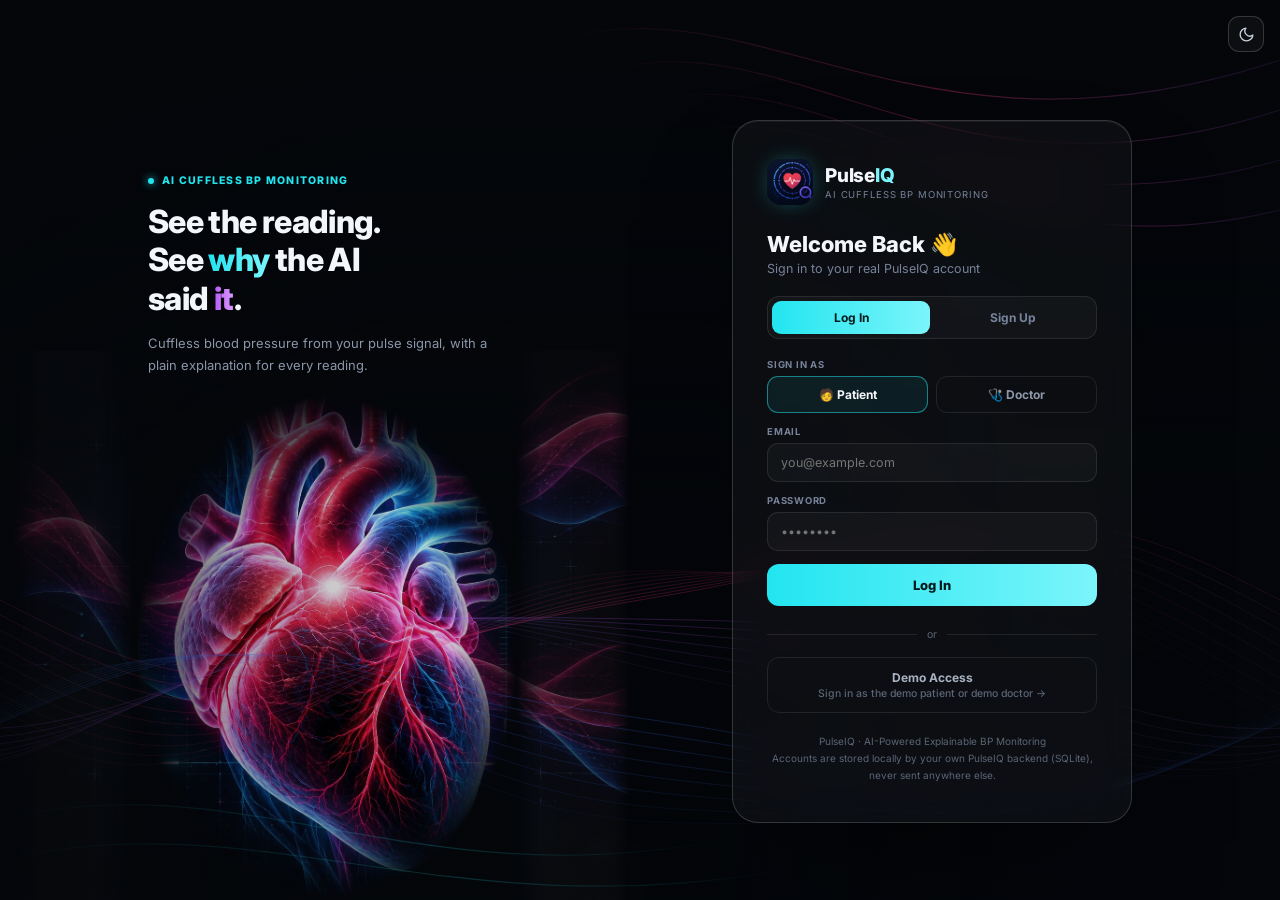
<file: static/patient-dashboard.html>
<!DOCTYPE html>
<html lang="en">
<head>
<meta charset="UTF-8">
<meta name="viewport" content="width=device-width, initial-scale=1.0">
<script>/* Applied before first paint so a light-mode user never sees a dark flash. */
try{if(localStorage.getItem('pulseiq_theme')==='light')document.documentElement.setAttribute('data-theme','light');}catch(e){}</script>
<title>PulseIQ — Dashboard</title>
<link rel="icon" type="image/png" href="[data-uri]">
<link rel="preconnect" href="https://fonts.googleapis.com">
<link href="https://fonts.googleapis.com/css2?family=Inter:wght@400;500;600;700;800&family=JetBrains+Mono:wght@500;600;700;800&display=swap" rel="stylesheet">
<link rel="stylesheet" href="shared/theme.css?v=18">
<link rel="stylesheet" href="shared/bp-theme.css?v=15">
<script src="shared/bp-art.js?v=6"></script>
<style>
  .dash-grid{display:grid;grid-template-columns:1.55fr 0.85fr;gap:18px;margin-bottom:18px;
    align-items:start;}
  .next-med-card{align-self:start;}
  .top-row{display:grid;grid-template-columns:minmax(360px,0.95fr) 1.25fr;gap:18px;margin-bottom:18px;align-items:stretch;}
  .top-row .bp-hero{margin:0;}
  .side-tiles{display:grid;grid-template-rows:repeat(3,1fr);gap:14px;min-width:0;}
  .side-tiles .stat-tile.mt{display:grid;grid-template-columns:minmax(190px,0.9fr) 1.4fr;align-items:center;gap:14px;padding:14px 18px;}
  .side-tiles .stat-tile.mt .top{margin:0;}
  .side-tiles .stat-tile.mt .sp{width:55%;height:40px;}
  .sp-cap{position:relative;}
  .sp-cap span{position:absolute;right:0;bottom:-16px;font-size:9.5px;letter-spacing:.05em;text-transform:uppercase;font-weight:700;color:var(--ink-600);}
  .bh-reason{font-size:11.5px;line-height:1.6;color:var(--ink-300);text-align:center;margin:10px auto 0;max-width:380px;padding-top:10px;border-top:1px solid var(--glass-border);}
  .bh-reason b{color:var(--ink-0);}
  .bh-why{font-size:11px;line-height:1.55;color:var(--ink-400);text-align:center;margin:10px auto 0;max-width:320px;}
  .bh-why b{color:var(--ink-0);}
  @media(max-width:1100px){.top-row{grid-template-columns:1fr;}}
  @media(max-width:700px){.side-tiles .stat-tile.mt{grid-template-columns:1fr;}}
  .right-col{display:flex;flex-direction:column;gap:18px;min-width:0;}
  .right-col .next-med-card{align-self:stretch;}
  /* The popover must sit above the content cards, which create their own
     stacking contexts via backdrop-filter. */
  .topbar{position:relative;z-index:200;}
  .notif-wrap{position:relative;}
  .notif-btn{cursor:pointer;position:relative;user-select:none;}
  .nb-dot{position:absolute;top:5px;right:5px;width:8px;height:8px;border-radius:50%;
    background:#22e5f0;box-shadow:0 0 9px rgba(34,229,240,0.9);display:none;}
  .nb-dot.on{display:block;}
  .notif-pop{position:absolute;top:calc(100% + 10px);right:0;width:340px;z-index:120;display:none;
    background:var(--panel-solid);border:1px solid var(--glass-border-2);border-radius:14px;overflow:hidden;
    box-shadow:0 30px 70px -26px rgba(0,0,0,0.95);}
  .notif-pop.on{display:block;}
  .np-head{padding:12px 14px;font-size:11px;font-weight:800;color:var(--ink-0);letter-spacing:0.04em;
    text-transform:uppercase;border-bottom:1px solid var(--glass-border);display:flex;
    justify-content:space-between;align-items:center;}
  .np-head span{font-size:10px;color:var(--cyan-bright);font-weight:700;text-transform:none;letter-spacing:0;}
  .np-list{max-height:340px;overflow-y:auto;}
  .np-item{display:flex;gap:11px;padding:12px 14px;text-decoration:none;
    border-bottom:1px solid var(--wash-2);transition:background .13s;}
  .np-item:hover{background:rgba(255,255,255,0.045);}
  .np-item .i{font-size:16px;line-height:1.2;flex-shrink:0;}
  .np-item > span:last-child{display:block;min-width:0;}
  .np-item .t{display:block;font-size:12px;font-weight:700;color:var(--ink-0);margin-bottom:3px;line-height:1.35;}
  .np-item .b{display:block;font-size:11px;color:var(--ink-500);line-height:1.45;}
  .np-item.new .t{color:var(--cyan-bright);}
  .np-empty{padding:26px 16px;text-align:center;font-size:11.5px;color:var(--ink-600);line-height:1.6;}


  .signal-card{position:relative;}
  .signal-card .top{display:flex;justify-content:space-between;align-items:center;}
  .live-dot{width:7px;height:7px;border-radius:50%;background:var(--green);box-shadow:0 0 8px var(--green);display:inline-block;margin-right:6px;animation:blink 1.4s ease-in-out infinite;}
  @keyframes blink{0%,100%{opacity:1;}50%{opacity:0.35;}}
  .signal-wave{height:132px;position:relative;overflow:hidden;margin:16px 0 14px;border-radius:12px;
    background:radial-gradient(120% 140% at 50% 0%,rgba(34,229,240,0.07),rgba(0,0,0,0) 70%),var(--screen);}
  /* Faint monitor grid behind the trace. */
  .signal-wave::before{content:"";position:absolute;inset:0;pointer-events:none;
    background-image:linear-gradient(rgba(255,255,255,0.045) 1px,transparent 1px),
                     linear-gradient(90deg,rgba(255,255,255,0.045) 1px,transparent 1px);
    background-size:100% 26px, 34px 100%;}
  /* Fade the trace out at both edges so the scroll has no hard seam. */
  .signal-wave .vp{position:absolute;inset:0;overflow:hidden;
    -webkit-mask-image:linear-gradient(90deg,transparent 0,#000 7%,#000 93%,transparent 100%);
            mask-image:linear-gradient(90deg,transparent 0,#000 7%,#000 93%,transparent 100%);}
  .signal-wave svg{position:absolute;top:0;left:0;height:100%;width:100%;}
  @keyframes pw{from{transform:translateX(0);}to{transform:translateX(-50%);}}
  .signal-wave .wv-line{filter:drop-shadow(0 0 7px rgba(34,229,240,0.55)) drop-shadow(0 0 18px rgba(34,229,240,0.25));}
  .sig-note{font-size:10.5px;line-height:1.5;color:var(--ink-600);margin:-4px 0 12px;}
  .sig-meta{display:flex;gap:16px;font-size:10px;color:var(--ink-600);letter-spacing:0.04em;
    text-transform:uppercase;font-weight:700;margin-bottom:12px;}
  .sig-meta b{color:var(--cyan-bright);font-family:'JetBrains Mono',monospace;font-size:11.5px;
    letter-spacing:0;text-transform:none;}
  .sq-row{display:flex;justify-content:space-between;align-items:center;font-size:11.5px;color:var(--ink-400);margin-bottom:6px;}
  .sq-row b{color:var(--ink-0);}

  .next-med{width:100%;background:var(--wash-1);border:1px solid var(--glass-border);border-radius:12px;padding:12px 14px;text-align:left;}
  .next-med .l{font-size:9.5px;color:var(--ink-500);text-transform:uppercase;letter-spacing:0.05em;font-weight:700;margin-bottom:4px;}
  .next-med .n{font-size:13px;font-weight:700;color:var(--ink-0);}
  .next-med .t{font-size:11px;color:var(--ink-500);}
  .next-med a{float:right;color:var(--cyan-bright);font-size:11px;font-weight:700;}

  @media(max-width:900px){
    .dash-grid{grid-template-columns:1fr;gap:14px;}
    .next-med-card{align-self:auto;}
    .sig-meta{flex-wrap:wrap;gap:10px 16px;}
  }
</style>
</head>
<body>
<div class="app">
  <div id="rail" data-active="home"></div>
  <div class="main">
    <div class="topbar">
      <h1 id="greeting" style="font-size:16px;font-weight:800;color:var(--ink-0);margin:0;">Good morning, Rohit 👋</h1>
      <span class="sub" style="font-size:11.5px;color:var(--ink-500);margin-left:12px;">Here's your health overview</span>
      <div class="grow"></div>
      <span id="backendBadge" class="badge" style="margin-right:10px;">● Connecting…</span>
      <div class="clock" id="clock">--:--:--</div>
      <div class="notif-wrap">
        <div class="stat-chip notif-btn" id="notifBtn" title="Notifications">🔔<span class="nb-dot" id="notifDot"></span></div>
        <div class="notif-pop" id="notifPop">
          <div class="np-head">Notifications <span id="notifCount"></span></div>
          <div class="np-list" id="notifList"><div class="np-empty">Loading…</div></div>
        </div>
      </div>
      <div class="avatar" id="topAvatar" title="Account" style="background:var(--glass-strong);border:1px solid var(--glass-border-2);width:34px;height:34px;border-radius:10px;display:flex;align-items:center;justify-content:center;font-size:11px;font-weight:800;color:var(--ink-200);cursor:pointer;">–</div>
    </div>

    <div class="content">
      <!-- v3: blood pressure shown once (gauge card, top left); the other vitals sit beside it -->
      <div class="top-row">
        <!-- v3: BP gauge hero — where the latest reading sits on the adult ranges. -->
        <div class="bp-hero">
          <!-- v3: still heart blended into the top-right corner, cropped by the card edge -->
          <div class="bh-heart" aria-hidden="true"><img src="shared/img/heart-hd.webp" alt=""></div>
          <div class="bh-top"><div><div class="bh-kick">Cuffless · Explainable</div>
            <h3>Your blood pressure,<br><span>read from your pulse.</span></h3></div>
</div>
          <div class="bh-gauge" id="bpGauge"></div>
          <div class="pa-legend" id="bpLegend"></div>
          <div class="bh-why" id="bpWhy"></div>
          <div class="bh-reason" id="bpReason"></div>
        </div>
        <div class="side-tiles">
        <!-- v3: every tile is computed from the recording. Sparklines are the real
             per-segment AI estimates (BP, MAP) and the real pulse trace (HR). -->
        <div class="stat-tile mt hr"><div class="top"><div class="mi" data-pa-icon="heart"></div><div class="lbl">Heart Rate<small>from your pulse</small></div></div>
          <div class="row"><div><div class="v" id="tileHR">—</div><span class="tag" style="background:var(--wash-2);color:var(--ink-400);">beats per minute</span></div><div class="sp sp-cap"><div id="spHR" style="height:100%;" title="A few real heartbeats from your recording, not a heart-rate trend"></div><span>your pulse wave</span></div></div></div>
        <div class="stat-tile mt map"><div class="top"><div class="mi" data-pa-icon="drop"></div><div class="lbl">Mean Arterial Pressure<small>average pressure per beat</small></div></div>
          <div class="row"><div><div class="v" id="tileMAP">—</div><span class="tag" style="background:var(--wash-2);color:var(--ink-400);">model estimate</span></div><div class="sp sp-cap"><div id="spMAP" style="height:100%;" title="The AI's MAP estimate for every segment of your recording"></div><span id="spMAPcap">across your recording</span></div></div></div>
        <div class="stat-tile mt sq"><div class="top"><div class="mi" data-pa-icon="signal"></div><div class="lbl">Signal Quality<small>how clean the pulse is</small></div></div>
          <div class="row"><div><div class="v" id="tileGap">—</div><span class="tag" id="tileGapTag" style="background:var(--wash-2);color:var(--ink-400);">beat-to-beat match</span></div>
          <div class="sp" style="display:flex;align-items:flex-end;padding-bottom:6px;"><div class="pbar" style="width:100%;"><div class="fill" id="sqTileBar" style="width:0%;"></div></div></div></div></div>
        </div>
      </div>


      <div class="dash-grid">
        <div class="card signal-card glow-cyan">
          <div class="top">
            <div><h3 style="margin:0;">Recorded Pulse Signal (PPG)</h3><div class="card-sub" style="margin:2px 0 0;" id="ppgSub">Replaying the recording in real time · segment <b id="ppgSegNow">—</b></div></div>
          </div>
          <div class="signal-wave">
            <div class="vp">
              <svg id="ppgSvg" viewBox="0 0 2000 120" preserveAspectRatio="none">
                <defs>
                  <linearGradient id="ppgStroke" x1="0" y1="0" x2="1" y2="0">
                    <stop offset="0%"   stop-color="#22e5f0"/>
                    <stop offset="50%"  stop-color="#7bf5fb"/>
                    <stop offset="100%" stop-color="#22e5f0"/>
                  </linearGradient>
                  <linearGradient id="ppgFill" x1="0" y1="0" x2="0" y2="1">
                    <stop offset="0%"   stop-color="#22e5f0" stop-opacity="0.30"/>
                    <stop offset="100%" stop-color="#22e5f0" stop-opacity="0"/>
                  </linearGradient>
                </defs>
                <path id="ppgArea" fill="url(#ppgFill)" stroke="none" d=""/>
                <g id="ppgSegs"></g>
                <path id="ppgLine" class="wv-line" fill="none" stroke="url(#ppgStroke)"
                      stroke-width="2.6" stroke-linecap="round" stroke-linejoin="round" d=""/>
              </svg>
            </div>
          </div>
          <div class="sig-meta">
            <span>Heart rate <b id="ppgHr">—</b></span>
            <span>Sampling <b id="ppgFs">—</b></span>
            <span>Window <b id="ppgWin">—</b></span>
          </div>
          <div class="sig-note">Filtered (0.5–8 Hz) and scaled 0–1, exactly as fed to the AI model. Played back in order, every beat as recorded; dashed lines mark where one 12-second segment ends and the next begins.</div>
          <div class="sq-row"><span>Signal quality <span style="color:var(--ink-600);text-transform:none;">· beat-template match</span></span><b id="sqVal">—</b></div>
          <div class="pbar"><div class="fill" id="sqBar" style="width:0%;"></div></div>
        </div>

        <!-- The Model Reliability card was removed at the user's request. Next
             Medicine used to live inside it and is a separate working feature,
             so it survives here as its own card rather than being deleted with
             the panel that happened to contain it. -->
        <div class="right-col">
        <div class="card next-med-card">
          <h3>Next Medicine</h3>
          <div class="card-sub" style="margin:2px 0 0;">From your reminder schedule</div>
          <div class="next-med" id="nextMed" style="margin-top:14px;">
            <div class="n" id="nextMedName">—</div>
            <div class="t" id="nextMedTime"></div>
          </div>
        </div>
        </div>
      </div>

      <!-- The Backend Model Prediction card was removed at the user's request.
           This slot stays so an unlinked account still gets its honest empty
           state, which the card used to host. -->
      <div id="noDataSlot"></div>

      <div class="card">
        <h3>Quick Actions</h3>
        <div class="qa-grid" id="qaHub"></div>
      </div>
    </div>

    <div class="status-bar">
      <span>SYS: <b>OPERATIONAL</b> &nbsp; ROLE: <b>Patient</b></span>
      <span>PulseIQ · Explainable Cuffless BP Monitoring · Demo Mode</span>
    </div>
  </div>
</div>

<script src="shared/shell.js?v=18"></script>
<script src="shared/why.js?v=16"></script>
<script>
  // Greeting and avatar come from the signed-in account, never a fixed name.
  function partOfDay(){
    var h = new Date().getHours();
    return h < 12 ? 'Good morning' : (h < 17 ? 'Good afternoon' : 'Good evening');
  }
  function setIdentity(name, signedIn){
    var av = document.getElementById('topAvatar');
    if(name){
      document.getElementById('greeting').textContent = partOfDay() + ', ' + name.split(' ')[0] + ' 👋';
      av.textContent = name.split(' ').map(function(w){ return w[0]; }).join('').slice(0,2).toUpperCase();
      av.title = name;
      av.onclick = function(){ location.href = 'profile.html'; };
    } else {
      document.getElementById('greeting').textContent = partOfDay() + ' 👋';
      av.textContent = signedIn ? '·' : '↪';
      av.title = signedIn ? 'Account' : 'Not signed in — click to sign in';
      av.onclick = function(){ location.href = signedIn ? 'profile.html' : 'login.html'; };
    }
  }
  setIdentity(null, !!localStorage.getItem('pulseiq_token'));
  document.getElementById('bpGauge').innerHTML = PulseArt.gauge(null, null);
  document.getElementById('bpLegend').innerHTML = PulseArt.BANDS.map(function(b){
    return '<span><i style="background:' + b.color + '"></i>' + b.name + '</span>'; }).join('');
  function tick(){ var d=new Date(); document.getElementById('clock').textContent=[d.getHours(),d.getMinutes(),d.getSeconds()].map(n=>String(n).padStart(2,'0')).join(':'); }
  setInterval(tick,1000); tick();

  // ---- Real backend wiring ---------------------------------------------
  // PulseIQ backend (FastAPI) must be running locally:
  //   cd pulseiq-backend && uvicorn main:app --reload --port 8001
  var PULSEIQ_API = (window.PULSEIQ_API_BASE || (location.port === '8090' ? 'http://localhost:8001' : location.origin));

  function setBadge(ok){
    var b = document.getElementById('backendBadge');
    if(!b) return;
    if(ok){ b.textContent = '● Live Backend'; b.style.color = 'var(--green)'; b.style.borderColor='rgba(52,211,153,0.4)'; }
    else { b.textContent = '● Demo Data (backend offline)'; b.style.color = 'var(--ink-500)'; }
  }

  // Use the recording linked to this account. An unlinked account shows an
  // honest empty state instead of another person's readings.
  window.PulseShell.resolvePatientKey().then(function(who){
    setIdentity(who.guest ? null : who.name, !who.guest);
    if(!who.linked){
      setBadge(true);
      document.getElementById('noDataSlot').innerHTML = window.PulseShell.noDataHtml(who.name);
      (document.getElementById('tileBP')||{}).innerHTML = '—';
      ['tileHR','tileMAP','tileGap'].forEach(function(id){ document.getElementById(id).textContent = '—'; });
      var sw = document.querySelector('.signal-card');
      if(sw) sw.style.display = 'none';
      var tag = (document.getElementById('tileBPTag')||{});
      if(tag){ tag.textContent = 'No data'; tag.className = 'tag'; }
      return;
    }
    setIdentity(who.guest ? null : who.name, !who.guest);
    loadPrediction(who.key);
    loadWave(who.key);
    loadTrend(who.key);
  });

  // ---- Notifications ------------------------------------------------------
  // Every item comes from /api/notifications, which only reports things that
  // actually happened on this account: messages received, doses scheduled and
  // not logged, a missing recording link, or the band the model's reading
  // falls into. Nothing is generated to pad the list.
  var notifOpen = false;

  function timeAgo(ts){
    if(!ts) return '';
    var s = Math.max(0, Date.now()/1000 - ts);
    if(s < 60) return 'just now';
    if(s < 3600) return Math.floor(s/60) + 'm ago';
    if(s < 86400) return Math.floor(s/3600) + 'h ago';
    return Math.floor(s/86400) + 'd ago';
  }

  function escHtml(t){
    return String(t == null ? '' : t).replace(/[&<>"']/g, function(c){
      return {'&':'&amp;','<':'&lt;','>':'&gt;','"':'&quot;',"'":'&#39;'}[c];
    });
  }

  function renderNotifs(d){
    var list = document.getElementById('notifList');
    var dot = document.getElementById('notifDot');
    var cnt = document.getElementById('notifCount');
    var items = (d && d.items) || [];
    dot.classList.toggle('on', !!(d && d.unreadCount));
    cnt.textContent = (d && d.unreadCount) ? d.unreadCount + ' new' : '';
    if(!items.length){
      list.innerHTML = '<div class="np-empty">Nothing needs your attention.<br>' +
                       'New messages, missed doses and out-of-range readings appear here.</div>';
      return;
    }
    list.innerHTML = items.map(function(it){
      return '<a class="np-item' + (it.unread ? ' new' : '') + '" href="' + escHtml(it.href) + '">' +
             '<span class="i">' + escHtml(it.icon) + '</span><span>' +
             '<span class="t">' + escHtml(it.title) + '</span>' +
             '<span class="b">' + escHtml(it.body) +
             (it.at ? ' · ' + timeAgo(it.at) : '') + '</span></span></a>';
    }).join('');
  }

  function loadNotifs(){
    var token = localStorage.getItem('pulseiq_token');
    var list = document.getElementById('notifList');
    if(!token){
      document.getElementById('notifDot').classList.remove('on');
      list.innerHTML = '<div class="np-empty">Sign in to get notifications about ' +
                       'your messages, doses and readings.</div>';
      return;
    }
    fetch(PULSEIQ_API + '/api/notifications', {headers:{Authorization:'Bearer ' + token}})
      .then(function(r){ if(!r.ok) throw new Error('bad'); return r.json(); })
      .then(renderNotifs)
      .catch(function(){
        list.innerHTML = '<div class="np-empty">Backend offline — notifications unavailable.</div>';
      });
  }

  document.getElementById('notifBtn').addEventListener('click', function(e){
    e.stopPropagation();
    notifOpen = !notifOpen;
    document.getElementById('notifPop').classList.toggle('on', notifOpen);
    if(notifOpen) loadNotifs();
  });
  document.addEventListener('click', function(){
    notifOpen = false;
    document.getElementById('notifPop').classList.remove('on');
  });
  document.getElementById('notifPop').addEventListener('click', function(e){ e.stopPropagation(); });
  loadNotifs();
  setInterval(loadNotifs, 30000);

  // ---- Next medicine ------------------------------------------------------
  function to12h(hhmm){
    var p = hhmm.split(':'), h = parseInt(p[0], 10);
    var ap = h >= 12 ? 'PM' : 'AM';
    return ((h % 12) || 12) + ':' + (p[1] || '00') + ' ' + ap;
  }

  function loadNextMedicine(){
    var token = localStorage.getItem('pulseiq_token');
    var nameEl = document.getElementById('nextMedName');
    var timeEl = document.getElementById('nextMedTime');
    if(!token){
      nameEl.innerHTML = 'Sign in to track medicines <a href="login.html">Sign in</a>';
      return;
    }
    fetch(PULSEIQ_API + '/api/medicines', {headers:{Authorization:'Bearer ' + token}})
      .then(function(r){ if(!r.ok) throw new Error('bad'); return r.json(); })
      .then(function(d){
        var meds = d.medicines || [];
        if(!meds.length){
          nameEl.innerHTML = 'No medicines added <a href="medicine-reminders.html">Add one</a>';
          timeEl.textContent = '';
          return;
        }
        var now = new Date(), nowMin = now.getHours()*60 + now.getMinutes();
        var best = null;
        meds.forEach(function(m){
          (m.times || []).forEach(function(slot){
            if((m.takenOnDay || []).indexOf(slot) !== -1) return;  // already logged
            var p = slot.split(':'), mins = parseInt(p[0],10)*60 + parseInt(p[1]||'0',10);
            var delta = mins - nowMin;
            var key = delta >= 0 ? delta : delta + 1440;           // roll to tomorrow
            if(!best || key < best.key) best = {key:key, slot:slot, m:m, today:delta >= 0};
          });
        });
        if(!best){
          nameEl.innerHTML = 'All doses logged today <a href="medicine-reminders.html">View all</a>';
          timeEl.textContent = '';
          return;
        }
        nameEl.innerHTML = escHtml(best.m.name + (best.m.dosage ? ' ' + best.m.dosage : '')) +
                           ' <a href="medicine-reminders.html">View all</a>';
        timeEl.textContent = to12h(best.slot) + (best.today ? '' : ' · tomorrow');
      })
      .catch(function(){
        nameEl.innerHTML = 'Backend offline <a href="medicine-reminders.html">Open</a>';
        timeEl.textContent = '';
      });
  }
  loadNextMedicine();

  // ---- Real PPG trace -----------------------------------------------------
  // Same seamless-loop technique as the ICU monitor: crop the recorded window
  // to whole cardiac cycles, remove the residual drift so the last sample
  // equals the first, then tile it twice and scroll by exactly half. The scroll
  // duration is set from the real sample count and sampling rate, so the trace
  // moves at the speed the signal was actually recorded at.
  var VB_W = 2000, VB_H = 120, VPAD = 16;

  function findPeaks(a, minDist, thresh){
    var out = [], last = -1e9;
    for(var i=1;i<a.length-1;i++){
      if(a[i] > a[i-1] && a[i] >= a[i+1] && a[i] > thresh && (i - last) >= minDist){
        out.push(i); last = i;
      }
    }
    return out;
  }

  function zscore(v){
    var m = 0, i;
    for(i=0;i<v.length;i++) m += v[i];
    m /= v.length;
    var sd = 0;
    for(i=0;i<v.length;i++) sd += (v[i]-m)*(v[i]-m);
    sd = Math.sqrt(sd/v.length) || 1;
    return v.map(function(x){ return (x-m)/sd; });
  }

  function forceLoop(v){
    var n = v.length;
    if(n < 3) return v;
    var drift = v[n-1] - v[0], out = new Array(n);
    for(var i=0;i<n;i++) out[i] = v[i] - drift * (i/(n-1));
    return out.slice(0, n-1);
  }

  function tiledPaths(values){
    var lo = Math.min.apply(null, values), hi = Math.max.apply(null, values);
    var span = (hi - lo) || 1, n = values.length, total = n * 2;
    var line = '', pts = [];
    for(var i=0;i<total;i++){
      var x = (i/(total-1)) * VB_W;
      var y = VB_H - VPAD - ((values[i % n] - lo)/span) * (VB_H - VPAD*2);
      pts.push([x, y]);
      line += (i===0 ? 'M' : 'L') + x.toFixed(1) + ',' + y.toFixed(1);
    }
    var area = line + 'L' + VB_W + ',' + VB_H + 'L0,' + VB_H + 'Z';
    return {line: line, area: area};
  }

  // Beat-template SQI: correlate every detected beat against the average beat.
  // A clean pulsatile signal gives near-identical beats (r -> 1); motion
  // artefact or a poor sensor contact breaks that similarity. This is a real
  // measurement of the samples on screen, not a fixed number.
  function beatTemplateSQI(ppg){
    var z = zscore(ppg);
    var pk = findPeaks(z, Math.max(4, Math.floor(ppg.length * 0.03)), 0.2);
    if(pk.length < 3) return null;
    var pre = Math.floor(ppg.length * 0.012), post = Math.floor(ppg.length * 0.028);
    var beats = [];
    for(var i=0;i<pk.length;i++){
      var a = pk[i] - pre, b = pk[i] + post;
      if(a < 0 || b > z.length) continue;
      beats.push(z.slice(a, b));
    }
    if(beats.length < 3) return null;
    var L = beats[0].length, tpl = new Array(L).fill(0), j, k;
    for(j=0;j<beats.length;j++) for(k=0;k<L;k++) tpl[k] += beats[j][k]/beats.length;
    function corr(x, y){
      var mx=0, my=0, i;
      for(i=0;i<L;i++){ mx+=x[i]; my+=y[i]; }
      mx/=L; my/=L;
      var num=0, dx=0, dy=0;
      for(i=0;i<L;i++){ var a=x[i]-mx, b=y[i]-my; num+=a*b; dx+=a*a; dy+=b*b; }
      return num / (Math.sqrt(dx*dy) || 1);
    }
    var sum = 0;
    for(j=0;j<beats.length;j++) sum += corr(beats[j], tpl);
    return Math.max(0, Math.min(1, sum/beats.length));
  }

  // ---- Recorded PPG player (v3) ----------------------------------------
  // Plays the patient's recorded segments one after another, in real time and
  // in order. Nothing is looped, cropped or tilted: every sample on screen is a
  // sample from the recording. Dashed lines mark segment boundaries.
  var VIEW_S = 4;                        // seconds of signal visible at once
  var PLAY = {key:null, list:[], pos:0, fs:125/3, buf:[], marks:[], off:0, loading:false, last:0, raf:0, shown:null};

  function setMeta(d){
    document.getElementById('ppgHr').textContent = d.heartRateBpm ? Math.round(d.heartRateBpm) + ' bpm' : 'n/a';
    document.getElementById('ppgFs').textContent = d.samplingRateHz + ' Hz';
    // Position within this patient's own recording (not the whole dataset).
    var pos = (d.windowIndices || []).indexOf(d.windowIndex) + 1 || 1;
    document.getElementById('ppgWin').textContent = pos + ' / ' + d.numWindowsAvailable;
    document.getElementById('ppgSegNow').textContent = pos + ' of ' + d.numWindowsAvailable;
    var sqi = beatTemplateSQI(d.channels.ppg);
    var pct = sqi == null ? null : Math.round(sqi * 100);
    document.getElementById('sqVal').textContent = pct == null ? 'n/a' : pct + '%';
    document.getElementById('sqBar').style.width = (pct == null ? 0 : pct) + '%';
  }

  function fetchSeg(win){
    var url = PULSEIQ_API + '/api/waveform/' + PLAY.key + (win != null ? '?window=' + win : '');
    return fetch(url).then(function(r){ if(!r.ok) throw new Error('bad'); return r.json(); });
  }

  function appendSeg(d){
    PLAY.marks.push({at: PLAY.buf.length, d: d});
    PLAY.buf = PLAY.buf.concat(d.channels.ppg);
  }

  function queueNext(){
    if(PLAY.loading || !PLAY.list.length) return;
    PLAY.loading = true;
    PLAY.pos = (PLAY.pos + 1) % PLAY.list.length;   // after the last segment, start the recording again
    fetchSeg(PLAY.list[PLAY.pos]).then(function(d){ appendSeg(d); })
      .catch(function(){}).then(function(){ PLAY.loading = false; });
  }

  function drawFrame(ts){
    PLAY.raf = requestAnimationFrame(drawFrame);
    var dt = PLAY.last ? Math.min(0.1, (ts - PLAY.last) / 1000) : 0;
    PLAY.last = ts;
    var N = Math.round(VIEW_S * PLAY.fs);
    if(PLAY.buf.length < N + 2) return;
    PLAY.off += dt * PLAY.fs;
    var maxOff = PLAY.buf.length - N - 1;
    if(PLAY.off > maxOff) PLAY.off = maxOff;          // hold at the edge until the next segment arrives
    if(PLAY.buf.length - (PLAY.off + N) < PLAY.fs * 6) queueNext();
    if(PLAY.off > PLAY.fs * 30){                       // drop samples long gone off the left edge
      var cut = Math.floor(PLAY.off - PLAY.fs * 2);
      PLAY.buf = PLAY.buf.slice(cut); PLAY.off -= cut;
      PLAY.marks = PLAY.marks.map(function(m){ return {at: m.at - cut, d: m.d}; });
      while(PLAY.marks.length > 1 && PLAY.marks[1].at <= 0) PLAY.marks.shift();
    }
    var i0 = Math.floor(PLAY.off), frac = PLAY.off - i0, line = '';
    for(var k=0;k<=N;k++){
      var v = PLAY.buf[i0 + k]; if(v == null) break;
      var x = ((k - frac) / N) * VB_W;
      var y = VB_H - VPAD - Math.max(0, Math.min(1, v)) * (VB_H - VPAD*2);
      line += (k ? 'L' : 'M') + x.toFixed(1) + ',' + y.toFixed(1);
    }
    document.getElementById('ppgLine').setAttribute('d', line);
    document.getElementById('ppgArea').setAttribute('d', line + 'L' + VB_W + ',' + VB_H + 'L0,' + VB_H + 'Z');
    var g = '', centre = PLAY.off + N/2, cur = null;
    PLAY.marks.forEach(function(m){
      if(m.at <= centre) cur = m.d;
      var x = ((m.at - PLAY.off) / N) * VB_W;
      if(m.at > 0 && x > 0 && x < VB_W)
        g += '<line x1="' + x.toFixed(1) + '" x2="' + x.toFixed(1) + '" y1="4" y2="' + VB_H +
             '" stroke="rgba(255,255,255,.3)" stroke-dasharray="3,4" vector-effect="non-scaling-stroke"/>';
    });
    document.getElementById('ppgSegs').innerHTML = g;
    if(cur && cur !== PLAY.shown){ PLAY.shown = cur; setMeta(cur); }
  }

  function loadWave(PATIENT_KEY){
    PLAY.key = PATIENT_KEY;
    fetchSeg(null)
      .then(function(d){
        var ppg = d.channels.ppg;
        if(!ppg || ppg.length < 40) throw new Error('short');
        PLAY.list = d.windowIndices || [d.windowIndex];
        PLAY.pos = Math.max(0, PLAY.list.indexOf(d.windowIndex));
        PLAY.fs = d.samplingRateHz / (d.downsample || 1);
        appendSeg(d);
        PLAY.shown = d; setMeta(d);

        // The summary tiles describe the same segment as the BP reading (the first one).
        document.getElementById('tileHR').innerHTML =
          d.heartRateBpm ? Math.round(d.heartRateBpm) + '<small> BPM</small>' : 'n/a';
        var sqi = beatTemplateSQI(ppg), pct = sqi == null ? null : Math.round(sqi * 100);
        document.getElementById('tileGap').innerHTML = pct == null ? 'n/a' : pct + '<small>%</small>';
        document.getElementById('sqTileBar').style.width = (pct == null ? 0 : pct) + '%';
        var z = zscore(ppg), pk = findPeaks(z, Math.max(4, Math.floor(ppg.length * 0.03)), 0.2);
        var seg = (pk.length >= 3) ? ppg.slice(pk[0], pk[Math.min(5, pk.length - 1)]) : ppg;
        document.getElementById('spHR').innerHTML = PulseArt.spark(seg.filter(function(_, i){ return i % 2 === 0; }),
          {color:'var(--t-hr)', fill:false, sw:1.6});

        queueNext();
        cancelAnimationFrame(PLAY.raf);
        PLAY.raf = requestAnimationFrame(drawFrame);
      })
      .catch(function(){
        // No invented trace: say the signal is unavailable instead.
        document.getElementById('ppgSub').innerHTML =
          '<span style="color:var(--ink-500);">Recording unavailable — backend offline</span>';
        document.getElementById('sqVal').textContent = 'n/a';
        document.getElementById('tileGap').textContent = 'n/a';
      });
  }

  // Trend sparklines: the AI's real estimate for every recorded segment.
  function mapDots(vals){
    var W = 200, H = 40, lo = Math.min.apply(null, vals) - 3, hi = Math.max.apply(null, vals) + 3, n = vals.length;
    var out = '';
    vals.forEach(function(v, i){
      var x = n === 1 ? W/2 : 18 + i * (W - 36) / (n - 1);
      var y = 26 - ((v - lo) / (hi - lo || 1)) * 16;
      out += '<circle cx="' + x.toFixed(1) + '" cy="' + y.toFixed(1) + '" r="4" fill="var(--t-map)"/>' +
             '<text x="' + x.toFixed(1) + '" y="' + (y - 8).toFixed(1) + '" text-anchor="middle" font-size="10" font-weight="700" ' +
             'fill="var(--ink-300)" font-family="JetBrains Mono,monospace">' + Math.round(v) + '</text>';
    });
    return '<svg viewBox="0 0 ' + W + ' ' + H + '" style="width:100%;height:100%;overflow:visible" aria-label="MAP per segment">' + out + '</svg>';
  }

  function loadTrend(PATIENT_KEY){
    fetch(PULSEIQ_API + '/api/subject/' + PATIENT_KEY)
      .then(function(r){ if(!r.ok) throw new Error('bad'); return r.json(); })
      .then(function(d){
        var w = d.windows || [];
        if(w.length < 1) return;
        var sbp = w.map(function(x){ return x.dl.SBP; }), dbp = w.map(function(x){ return x.dl.DBP; });
        (document.getElementById('spBP')||{}).innerHTML = PulseArt.spark(sbp, {second: dbp, color:'var(--bp)', color2:'#8aa8ff'});
        var maps = w.map(function(x){ return x.dl.MAP; });
        var secs = Math.round(w.length * 12);
        var dur = secs >= 60 ? Math.round(secs / 60) + ' min' : secs + ' s';
        document.getElementById('spMAPcap').textContent = w.length + ' segments · ' + dur;
        // v3: a short recording is shown as labelled dots, not a line that
        // would draw a misleading "trend" out of just a few points.
        document.getElementById('spMAP').innerHTML = maps.length < 6 ? mapDots(maps)
          : PulseArt.spark(maps, {color:'var(--t-map)'});
      })
      .catch(function(){});
  }

  // Kept because the Latest BP tile and its band tag come from this endpoint;
  // only the table that displayed the raw model columns is gone.
  function loadPrediction(PATIENT_KEY){
  fetch(PULSEIQ_API + '/api/predict/' + PATIENT_KEY)
    .then(function(r){ if(!r.ok) throw new Error('bad status'); return r.json(); })
    .then(function(d){
      setBadge(true);
      var sbp = Math.round(d.dl.SBP), dbp = Math.round(d.dl.DBP);
      (document.getElementById('tileBP')||{}).innerHTML = sbp + '<small>/' + dbp + '</small>';
      // Same bands the backend's classify_bp uses, so the tile and the
      // explainability page can never disagree about the same reading.
      var band = (sbp >= 140 || dbp >= 90) ? 'High'
               : (sbp >= 130 || dbp >= 80) ? 'Elevated'
               : (sbp >= 120) ? 'Borderline'
               : (sbp < 90) ? 'Low' : 'Normal';
      var tag = (document.getElementById('tileBPTag')||{});
      tag.textContent = band;
      tag.className = 'tag ' + (band === 'Normal' ? 'ok' : (band === 'High' ? 'bad' : 'warn'));

      document.getElementById('tileMAP').innerHTML = Math.round(d.dl.MAP) + '<small> mmHg</small>';

      document.getElementById('bpGauge').innerHTML = PulseArt.gauge(d.dl.SBP, d.dl.DBP);
      var bw = window.PulseWhy.band(Math.round(d.dl.SBP), Math.round(d.dl.DBP));
      document.getElementById('bpWhy').innerHTML = bw.label + ' because ' + bw.why
        .replace('systolic <b>', 'the top number (<b>').replace('diastolic <b>', 'the bottom number (<b>')
        .replace(/<\/b>/g, '</b>)') + '. An estimate, not a diagnosis.';
      window.PulseWhy.summaryLine(document.getElementById('bpReason'), {key: PATIENT_KEY, window: d.windowIndex});


    })
    .catch(function(err){
      // The card that used to explain an offline backend is gone, so the tile
      // must not keep showing its markup default — that would be a made-up
      // reading with nothing on screen saying so. The topbar badge and the
      // signal card both still report the offline state.
      setBadge(false);
      (document.getElementById('tileBP')||{}).innerHTML = '—';
      var t = (document.getElementById('tileBPTag')||{});
      if(t){ t.textContent = 'No data'; t.className = 'tag'; }
      document.getElementById('tileMAP').textContent = '—';
    });
  }
</script>
</body>
</html>
</file>
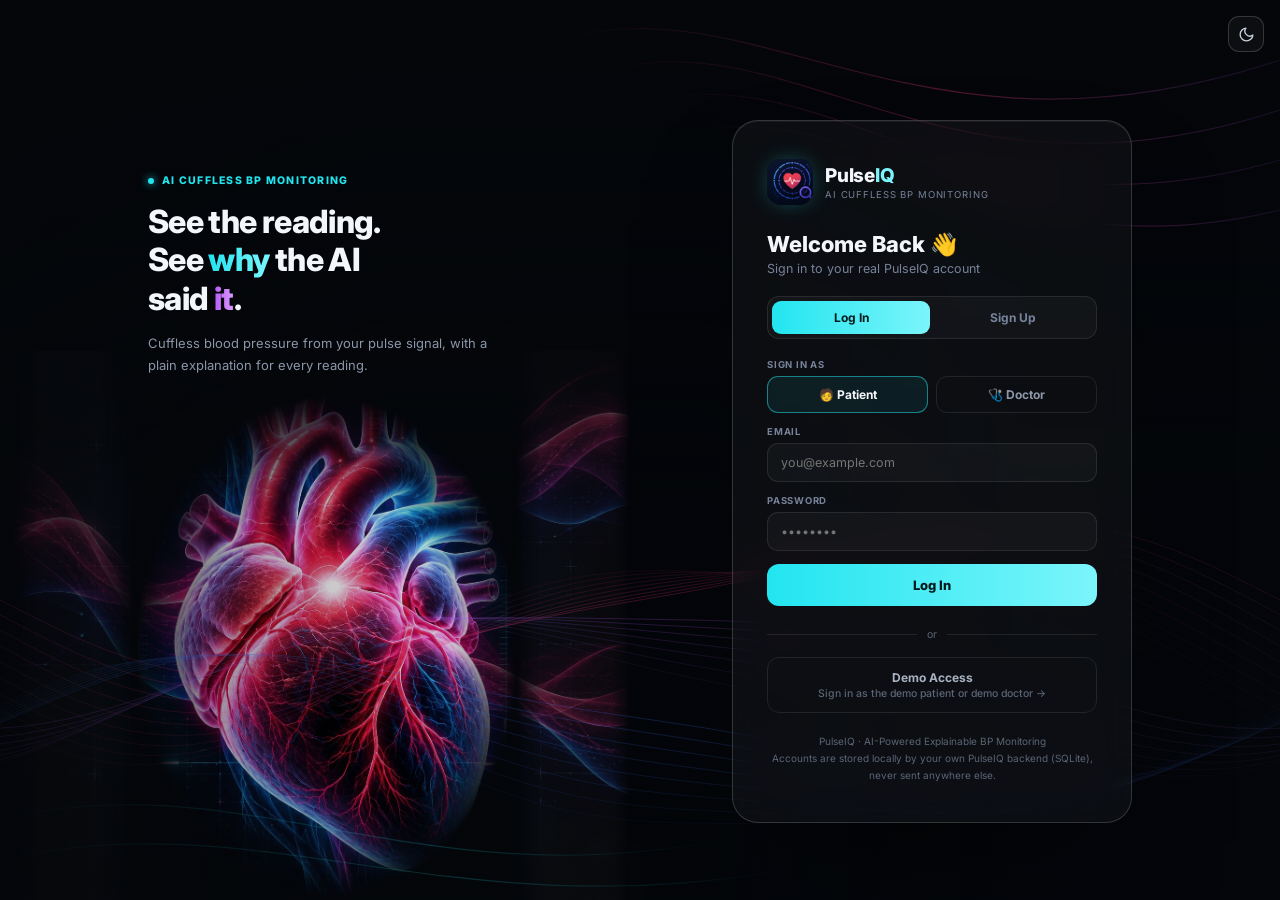
<file: static/profile.html>
<!DOCTYPE html>
<html lang="en">
<head>
<meta charset="UTF-8">
<meta name="viewport" content="width=device-width, initial-scale=1.0">
<script>/* Applied before first paint so a light-mode user never sees a dark flash. */
try{if(localStorage.getItem('pulseiq_theme')==='light')document.documentElement.setAttribute('data-theme','light');}catch(e){}</script>
<title>PulseIQ — Profile</title>
<link rel="icon" type="image/png" href="[data-uri]">
<link rel="preconnect" href="https://fonts.googleapis.com">
<link href="https://fonts.googleapis.com/css2?family=Inter:wght@400;500;600;700;800&display=swap" rel="stylesheet">
<link rel="stylesheet" href="shared/theme.css?v=18">
<link rel="stylesheet" href="shared/bp-theme.css?v=15">
<script src="shared/bp-art.js?v=6"></script>
<style>
  .field{margin-bottom:14px;max-width:420px;}
  .field label{display:block;font-size:9.5px;letter-spacing:0.08em;text-transform:uppercase;color:var(--ink-500);margin-bottom:7px;font-weight:700;}
  .field input{width:100%;background:var(--wash-1);border:1px solid var(--glass-border);border-radius:11px;padding:11px 13px;font-size:12.5px;font-family:'Inter';color:var(--ink-0);}
  .p-hero{display:flex;align-items:center;gap:16px;margin-bottom:22px;}
  .p-hero .av{width:64px;height:64px;border-radius:16px;background:linear-gradient(135deg,var(--cyan-bright),var(--purple));display:flex;align-items:center;justify-content:center;font-weight:800;font-size:22px;color:var(--screen);}
</style>
</head>
<body>
<div class="app">
  <div id="rail" data-active="profile"></div>
  <div class="main">
    <div class="topbar"><div class="brand">Pulse<span>IQ</span></div><div class="grow"></div><div class="clock" id="clock">--:--:--</div></div>
    <div class="content">
      <div class="page-head"><h1>Profile</h1><span class="sub">Your account details</span></div>
      <div class="card" style="max-width:520px;">
        <div class="p-hero"><div class="av" id="pAv">RS</div><div><h3 style="margin:0;" id="pName">Rohit Sharma</h3><div class="card-sub" style="margin:0;" id="pRole">Patient</div></div></div>
        <div class="field"><label>Full Name</label><input id="fName" value=""></div>
        <div class="field"><label>Email</label><input id="fEmail" value=""></div>
        <div class="field"><label>Phone</label><input id="fPhone" value="" placeholder="Not set"></div>
        <button class="btn primary">Save Changes</button>
      </div>

      <!-- v3: recordings are assigned by the clinic; the patient can see which one, not change it -->
      <div class="card" style="max-width:520px;margin-top:18px;" id="linkCard">
        <h3>Your Recording</h3>
        <div class="card-sub" id="linkStatus">Checking…</div>
        <div style="font-size:10.5px;color:var(--ink-600);margin-top:14px;line-height:1.6;" id="linkNote">
          Recordings are assigned by your clinic. Each private recording belongs to one account only,
          and you can only ever see your own.
        </div>
      </div>
    </div>
    <div class="status-bar"><span>SYS: <b>OPERATIONAL</b></span><span>PulseIQ · Demo Mode</span></div>
  </div>
</div>
<script src="shared/shell.js?v=18"></script>
<script>
  var name = localStorage.getItem('pulseiq_name') || 'Demo Patient';
  var role = localStorage.getItem('pulseiq_role') || 'patient';
  document.getElementById('fName').value = name;
  document.getElementById('pName').textContent = name;
  document.getElementById('pRole').textContent = role.charAt(0).toUpperCase()+role.slice(1);
  document.getElementById('pAv').textContent = name.split(' ').map(w=>w[0]).join('').slice(0,2).toUpperCase();
  function tick(){ var d=new Date(); document.getElementById('clock').textContent=[d.getHours(),d.getMinutes(),d.getSeconds()].map(n=>String(n).padStart(2,'0')).join(':'); }
  setInterval(tick,1000); tick();

  // ---- Link this account to a real recording ---------------------------
  var PULSEIQ_API = (window.PULSEIQ_API_BASE || (location.port === '8090' ? 'http://localhost:8001' : location.origin));
  var TOKEN = localStorage.getItem('pulseiq_token');
  function H(){ return TOKEN ? {'Authorization':'Bearer '+TOKEN} : {}; }
  var DEMO_SUBJECT = 'p119';
  function refreshStatus(){
    fetch(PULSEIQ_API + '/api/auth/me')
      .then(function(r){ if(!r.ok) throw new Error('bad'); return r.json(); })
      .then(function(d){
        document.getElementById('fName').value = d.user.name || '';
        document.getElementById('fEmail').value = d.user.email || '';
        var s = d.user.subject_id;
        var st = document.getElementById('linkStatus');
        if(d.user.role === 'doctor'){
          st.innerHTML = 'Doctor account — you can open every patient on your roster.';
          document.getElementById('linkNote').style.display = 'none';
        } else if(!s){
          st.innerHTML = 'No recording assigned yet — please contact your clinic.';
        } else {
          var tag = '<b style="color:var(--cyan-bright);font-family:monospace;">' + s + '</b>';
          st.innerHTML = 'Patient ID ' + tag + ' · assigned by your clinic' +
            (s === DEMO_SUBJECT && d.user.email.indexOf('@pulseiq.demo') === -1
              ? '<br><span style="color:var(--ink-500);">This is the shared demo recording given to every new account in this demo.</span>'
              : '');
        }
      })
      .catch(function(){ document.getElementById('linkStatus').textContent = 'Backend not reachable at ' + PULSEIQ_API; });
  }
  refreshStatus();
</script>
</body>
</html>
</file>
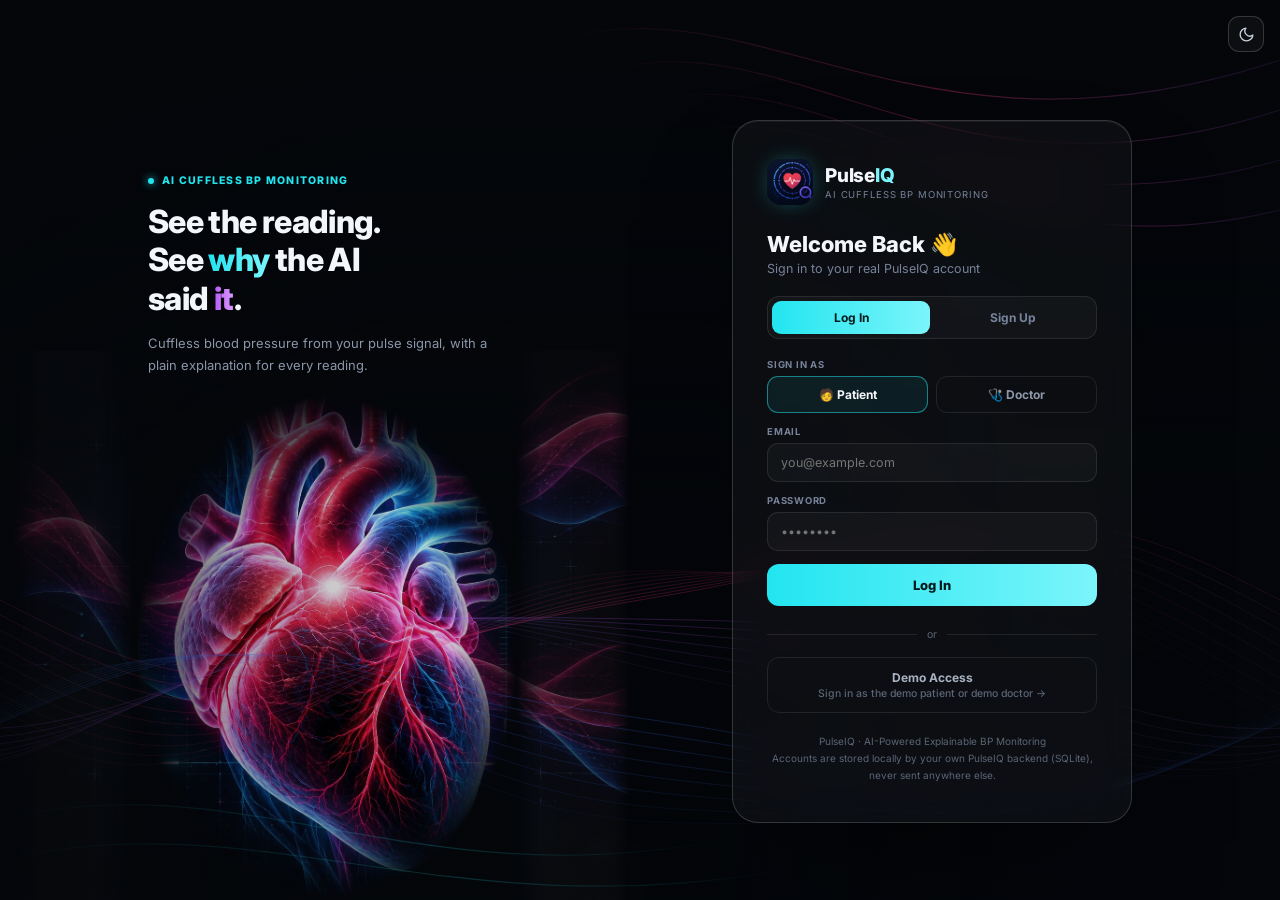
<file: static/settings.html>
<!DOCTYPE html>
<html lang="en">
<head>
<meta charset="UTF-8">
<meta name="viewport" content="width=device-width, initial-scale=1.0">
<script>/* Applied before first paint so a light-mode user never sees a dark flash. */
try{if(localStorage.getItem('pulseiq_theme')==='light')document.documentElement.setAttribute('data-theme','light');}catch(e){}</script>
<title>PulseIQ — Settings</title>
<link rel="icon" type="image/png" href="[data-uri]">
<link rel="preconnect" href="https://fonts.googleapis.com">
<link href="https://fonts.googleapis.com/css2?family=Inter:wght@400;500;600;700;800&display=swap" rel="stylesheet">
<link rel="stylesheet" href="shared/theme.css?v=18">
<link rel="stylesheet" href="shared/bp-theme.css?v=15">
<script src="shared/bp-art.js?v=6"></script>
<style>
  .set-row{display:flex;justify-content:space-between;align-items:center;padding:14px 0;border-bottom:1px solid var(--glass-border);}
  .set-row:last-child{border-bottom:none;}
  .set-row .t{font-size:13px;font-weight:700;color:var(--ink-0);}
  .set-row .d{font-size:11px;color:var(--ink-500);}
  .sw{width:38px;height:21px;border-radius:99px;background:var(--wash-3);position:relative;cursor:pointer;flex-shrink:0;}
  .sw::after{content:"";position:absolute;top:2px;left:2px;width:17px;height:17px;border-radius:50%;background:#fff;transition:left .15s;}
  .sw.on{background:linear-gradient(90deg,var(--cyan-dim),var(--cyan));}
  .sw.on::after{left:19px;}
</style>
</head>
<body>
<div class="app">
  <div id="rail" data-active="settings"></div>
  <div class="main">
    <div class="topbar"><div class="brand">Pulse<span>IQ</span></div><div class="grow"></div><div class="clock" id="clock">--:--:--</div></div>
    <div class="content">
      <div class="page-head"><h1>Settings</h1><span class="sub">Preferences &amp; notifications</span></div>
      <div class="card" style="max-width:520px;">
        <div class="set-row"><div><div class="t">Push Notifications</div><div class="d">Medicine reminders &amp; alerts</div></div><div class="sw on"></div></div>
        <div class="set-row"><div><div class="t">Share data with care team</div><div class="d">Doctors linked to your account</div></div><div class="sw on"></div></div>
        <div class="set-row"><div><div class="t">Two-factor authentication</div><div class="d">Extra security on sign-in</div></div><div class="sw"></div></div>
      </div>
    </div>
    <div class="status-bar"><span>SYS: <b>OPERATIONAL</b></span><span>PulseIQ · Demo Mode</span></div>
  </div>
</div>
<script src="shared/shell.js?v=18"></script>
<script>
  document.querySelectorAll('.sw').forEach(function(sw){ sw.addEventListener('click', function(){ this.classList.toggle('on'); }); });
  function tick(){ var d=new Date(); document.getElementById('clock').textContent=[d.getHours(),d.getMinutes(),d.getSeconds()].map(n=>String(n).padStart(2,'0')).join(':'); }
  setInterval(tick,1000); tick();
</script>
</body>
</html>
</file>
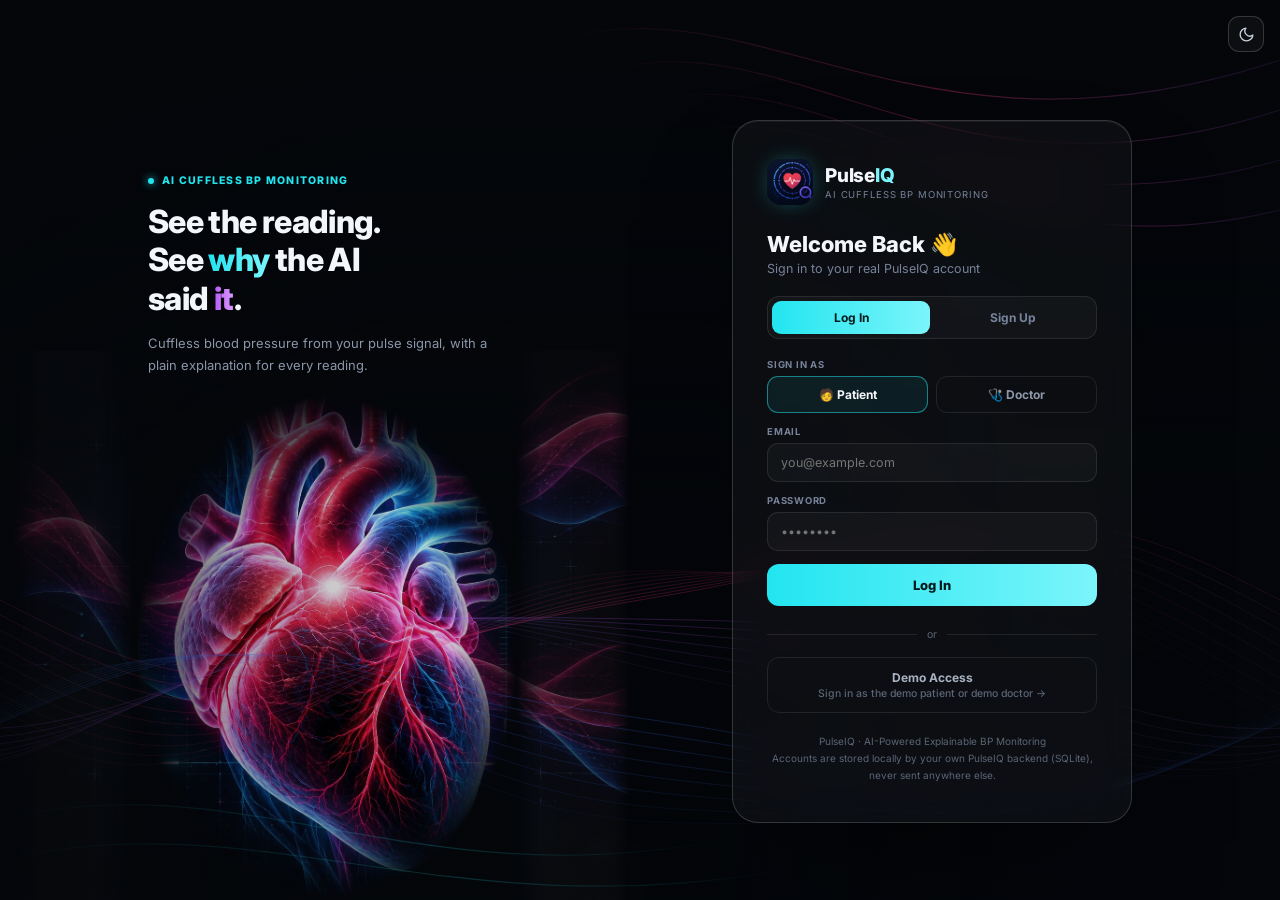
<file: static/upload.html>
<!DOCTYPE html>
<html lang="en">
<head>
<meta charset="UTF-8">
<meta name="viewport" content="width=device-width, initial-scale=1.0">
<script>/* Applied before first paint so a light-mode user never sees a dark flash. */
try{if(localStorage.getItem('pulseiq_theme')==='light')document.documentElement.setAttribute('data-theme','light');}catch(e){}</script>
<title>PulseIQ — Upload PPG</title>
<link rel="icon" type="image/png" href="[data-uri]">
<link rel="preconnect" href="https://fonts.googleapis.com">
<link href="https://fonts.googleapis.com/css2?family=Inter:wght@400;500;600;700;800&family=JetBrains+Mono:wght@500;600;700;800&display=swap" rel="stylesheet">
<link rel="stylesheet" href="shared/theme.css?v=18">
<link rel="stylesheet" href="shared/bp-theme.css?v=15">
<script src="shared/bp-art.js?v=6"></script>
<style>
  .up-grid{display:grid;grid-template-columns:1.1fr 0.9fr;gap:16px;}
  .up-drop{border:1.5px dashed var(--glass-border-2);border-radius:var(--radius-md);padding:22px;text-align:center;cursor:pointer;color:var(--ink-400);font-size:13px;transition:border-color .15s;}
  .up-drop:hover,.up-drop.drag{border-color:var(--cyan-bright);color:var(--ink-0);}
  .up-drop b{color:var(--ink-0);}
  .up-row{display:grid;grid-template-columns:1fr 1fr;gap:12px;margin-top:14px;}
  .up-field label{display:block;font-size:10px;font-weight:800;text-transform:uppercase;letter-spacing:.05em;color:var(--ink-500);margin-bottom:6px;}
  .up-field input{width:100%;box-sizing:border-box;background:var(--screen);border:1px solid var(--glass-border);border-radius:10px;padding:9px 11px;color:var(--ink-0);font-size:13px;font-family:inherit;}
  .up-field .hint{font-size:10.5px;color:var(--ink-500);margin-top:4px;}
  .up-note{font-size:12px;color:var(--ink-400);line-height:1.55;}
  .up-note code{background:var(--screen);padding:1px 5px;border-radius:5px;color:var(--ink-0);}
  .sample{display:flex;align-items:center;gap:10px;padding:10px 0;border-bottom:1px solid var(--glass-border);font-size:12.5px;}
  .sample:last-child{border-bottom:none;}
  .sample .nm{flex:1;color:var(--ink-0);font-weight:600;}
  .sample .nm span{display:block;font-weight:400;font-size:11px;color:var(--ink-500);}
  .sample a{color:var(--cyan-bright);font-size:11.5px;font-weight:700;text-decoration:none;}
  .stat-row{display:grid;grid-template-columns:repeat(4,1fr);gap:12px;margin-bottom:14px;}
  .stat{background:var(--screen);border:1px solid var(--glass-border);border-radius:var(--radius-md);padding:14px 16px;}
  .stat .k{font-size:9.5px;font-weight:800;text-transform:uppercase;letter-spacing:.06em;color:var(--ink-500);}
  .stat .v{font-family:'JetBrains Mono',monospace;font-size:24px;font-weight:800;color:var(--ink-0);margin-top:4px;}
  .stat .v small{font-size:11px;color:var(--ink-500);font-weight:600;}
  .stat .s{font-size:11px;color:var(--ink-400);margin-top:2px;}
  .wave{height:140px;background:var(--screen);border:1px solid var(--glass-border);border-radius:var(--radius-md);overflow:hidden;}
  .wave svg{width:100%;height:100%;display:block;}
  .wtab{width:100%;border-collapse:collapse;font-size:12px;}
  .wtab th{font-size:9.5px;font-weight:800;text-transform:uppercase;letter-spacing:.05em;color:var(--ink-500);text-align:left;padding:8px 6px;border-bottom:1px solid var(--glass-border);}
  .wtab td{padding:8px 6px;border-bottom:1px solid var(--glass-border);color:var(--ink-200);}
  .wtab td.mono{font-family:'JetBrains Mono',monospace;color:var(--ink-0);font-weight:700;}
  .wtab tr.bad td{color:var(--ink-500);}
  .shap-row{display:grid;grid-template-columns:1.3fr 2fr 70px;align-items:center;gap:10px;padding:8px 0;border-bottom:1px solid var(--glass-border);font-size:12.5px;}
  .shap-row:last-child{border-bottom:none;}
  .shap-bar{position:relative;height:10px;background:var(--wash-1);border-radius:99px;}
  .shap-bar i{position:absolute;top:0;height:10px;border-radius:99px;}
  .shap-bar:after{content:'';position:absolute;left:50%;top:-3px;bottom:-3px;width:1px;background:var(--ink-500);}
  .err{background:rgba(255,92,114,.08);border:1px solid rgba(255,92,114,.35);color:var(--ink-0);border-radius:var(--radius-md);padding:12px 14px;font-size:12.5px;margin-top:14px;}
  .ok-note{background:var(--glass);border:1px solid var(--glass-border);border-radius:var(--radius-md);padding:12px 14px;font-size:12px;color:var(--ink-400);margin-bottom:14px;}
  .ok-note b{color:var(--ink-0);}
  .spin{display:inline-block;width:12px;height:12px;border:2px solid var(--glass-border-2);border-top-color:var(--cyan-bright);border-radius:50%;animation:sp .8s linear infinite;vertical-align:-2px;margin-right:8px;}
  @keyframes sp{to{transform:rotate(360deg)}}
  @media(max-width:900px){.up-grid{grid-template-columns:1fr;}.stat-row{grid-template-columns:1fr 1fr;}.up-row{grid-template-columns:1fr;}}
</style>
</head>
<body>
<div class="app">
  <div id="rail" data-active="upload"></div>
  <div class="main">
    <div class="topbar">
      <div class="brand">Pulse<span>IQ</span></div>
      <div class="grow"></div>
      <span id="backendBadge" class="badge" style="margin-right:10px;">● Connecting…</span>
      <div class="clock" id="clock">--:--:--</div>
    </div>
    <div class="content">
      <div class="page-head"><h1>Upload PPG</h1><span class="sub">Estimate blood pressure from your own pulse recording</span></div>

      <div class="up-grid">
        <div class="card">
          <h3>Your recording</h3>
          <div class="card-sub">A CSV or text file with a PPG (pulse) signal, at least 12 seconds long</div>
          <input type="file" id="file" accept=".csv,.txt,.tsv,.dat" style="display:none">
          <div class="up-drop" id="drop"><b>Choose a file</b> or drop it here<br><span id="fileName" style="font-size:11.5px;">No file selected</span></div>
          <details class="adv" style="margin-top:12px;">
            <summary style="cursor:pointer;font-size:12px;font-weight:700;color:var(--cyan-bright);">Advanced options</summary>
            <div class="up-note" style="margin-top:6px;">Not needed for files that contain a time column and a <code># cuff:</code> line. Use these for other recordings: sampling rate, PPG column, a cuff reading to calibrate, or a true value to compare.</div>
          <div class="up-row">
            <div class="up-field"><label>Sampling rate (Hz)</label><input id="fs" type="number" min="20" max="2000" step="any" placeholder="auto (125 if no time column)">
              <div class="hint">Samples per second of your recording</div></div>
            <div class="up-field"><label>PPG column (optional)</label><input id="col" type="text" placeholder="auto: 'ppg', 'pleth', 'ir'…">
              <div class="hint">Name or number of the column</div></div>
          </div>
          <div class="up-row">
            <div class="up-field"><label>Reference SBP (optional)</label><input id="rsbp" type="number" step="any" placeholder="e.g. 120">
              <div class="hint">From a cuff or arterial line, to compare</div></div>
            <div class="up-field"><label>Reference DBP (optional)</label><input id="rdbp" type="number" step="any" placeholder="e.g. 80"></div>
          </div>
          <div class="up-field" style="margin-top:16px;"><label>Calibration with a cuff reading (optional)</label>
            <div class="hint" style="margin:0 0 6px;">A cuff measurement taken during the first 12 seconds of this recording. The first window is used to calibrate; BP is then estimated for the rest.</div></div>
          <div class="up-row" style="margin-top:0;">
            <div class="up-field"><label>Cuff SBP at start</label><input id="csbp" type="number" step="any" placeholder="e.g. 141"></div>
            <div class="up-field"><label>Cuff DBP at start</label><input id="cdbp" type="number" step="any" placeholder="e.g. 84"></div>
          </div>
          </details>
          <button class="btn primary" id="go" style="margin-top:16px;width:100%;">Analyse recording</button>
          <div id="msg"></div>
        </div>

        <div class="card">
          <h3>Sample recordings</h3>
          <div class="card-sub">Real 60-second PPG from VitalDB (Seoul National University Hospital), a dataset the model never saw in training. The true BP comes from the patient's arterial line.</div>
          <div id="samples"></div>
          <div class="up-note" style="margin-top:12px;"><b style="color:var(--ink-0)">File format.</b> One number per line, or columns separated by commas, e.g.<br>
            <code>time_s,ppg</code><br><code>0.000,0.512</code><br><code>0.008,0.534</code><br>
            If there is a time column (seconds or milliseconds), the sampling rate is read from it.</div>
        </div>
      </div>

      <div id="results" style="margin-top:16px;"></div>
    </div>
    <div class="status-bar">
      <span>SYS: <b>OPERATIONAL</b></span>
      <span>PulseIQ · Explainable Cuffless BP Monitoring · Upload</span>
    </div>
  </div>
</div>
<script src="shared/shell.js?v=18"></script>
<script src="shared/why.js?v=17"></script>
<script>
  function tick(){ var d=new Date(); document.getElementById('clock').textContent=[d.getHours(),d.getMinutes(),d.getSeconds()].map(function(n){return String(n).padStart(2,'0');}).join(':'); }
  setInterval(tick,1000); tick();
  var API = (window.PULSEIQ_API_BASE || (location.port === '8090' ? 'http://localhost:8001' : location.origin));
  function badge(ok){ var b=document.getElementById('backendBadge'); if(ok){ b.textContent='● Live Backend'; b.style.color='var(--green)'; b.style.borderColor='rgba(52,211,153,0.4)'; } else { b.textContent='● Backend offline'; b.style.color='var(--ink-500)'; } }
  fetch(API + '/api/health').then(function(r){ badge(r.ok); }).catch(function(){ badge(false); });
  function esc(s){ return String(s).replace(/[&<>"']/g, function(c){ return {'&':'&amp;','<':'&lt;','>':'&gt;','"':'&quot;',"'":'&#39;'}[c]; }); }

  // Sample files (true BP = median arterial-line value over the 60 s)
  // sbp/dbp: arterial-line median over the 60 s. c*: arterial value in the first 12 s (used as the
  // "cuff" for calibration). r*: arterial median over the remaining 48 s (what calibration is scored on).
  var SAMPLES = [
    {f:'demo_ppg_vitaldb_case2627_low.csv',       n:'VitalDB case 2627', sbp:85,    dbp:48,   cs:86,  cd:47, rs:84,    rd:49},
    {f:'demo_ppg_vitaldb_case1563_normal.csv',    n:'VitalDB case 1563', sbp:118.6, dbp:56.4, cs:119, cd:58, rs:118.1, rd:56.4},
    {f:'demo_ppg_vitaldb_case655_borderline.csv', n:'VitalDB case 655',  sbp:127.5, dbp:72.2, cs:127, cd:72, rs:127.0, rd:72.2},
    {f:'demo_ppg_vitaldb_case2572_high.csv',      n:'VitalDB case 2572', sbp:145.2, dbp:88.0, cs:141, cd:84, rs:145.7, rd:88.9}
  ];
  document.getElementById('samples').innerHTML = SAMPLES.map(function(s, i){
    return '<div class="sample"><div class="nm">' + s.n + '<span>Arterial line: ' + Math.round(s.sbp) + '/' + Math.round(s.dbp) + ' mmHg · first 12 s: ' + s.cs + '/' + s.cd + ' · 60 s · 125 Hz</span></div>' +
      '<a href="demo/' + s.f + '" download>Download</a>' +
      '<button class="btn subtle" style="padding:7px 10px;font-size:11px;" data-sample="' + i + '">Analyse</button>' +
      '<button class="btn subtle" style="padding:7px 10px;font-size:11px;" data-sample="' + i + '" data-cal="1">+ Calibrate</button></div>';
  }).join('');

  var chosen = null;
  var fileEl = document.getElementById('file'), drop = document.getElementById('drop');
  function pick(f){ chosen = f; document.getElementById('fileName').textContent = f ? f.name + ' (' + Math.round(f.size/1024) + ' KB)' : 'No file selected'; }
  drop.onclick = function(){ fileEl.click(); };
  fileEl.onchange = function(){ pick(fileEl.files[0]); };
  drop.ondragover = function(e){ e.preventDefault(); drop.classList.add('drag'); };
  drop.ondragleave = function(){ drop.classList.remove('drag'); };
  drop.ondrop = function(e){ e.preventDefault(); drop.classList.remove('drag'); if(e.dataTransfer.files[0]) pick(e.dataTransfer.files[0]); };

  document.addEventListener('click', function(e){
    var b = e.target.closest && e.target.closest('[data-sample]');
    if(!b) return;
    var s = SAMPLES[+b.getAttribute('data-sample')], cal = b.getAttribute('data-cal') === '1';
    // With calibration, compare against the arterial value over the 48 s that are actually estimated.
    document.getElementById('rsbp').value = cal ? s.rs : s.sbp; document.getElementById('rdbp').value = cal ? s.rd : s.dbp;
    document.getElementById('csbp').value = cal ? s.cs : ''; document.getElementById('cdbp').value = cal ? s.cd : '';
    document.getElementById('fs').value = ''; document.getElementById('col').value = '';
    fetch('demo/' + s.f).then(function(r){ return r.blob(); }).then(function(bl){
      pick(new File([bl], s.f, {type:'text/csv'})); analyse();
    });
  });
  document.getElementById('go').onclick = analyse;

  function analyse(){
    var msg = document.getElementById('msg'), out = document.getElementById('results');
    if(!chosen){ msg.innerHTML = '<div class="err">Choose a file first, or use one of the sample recordings.</div>'; return; }
    var fd = new FormData();
    fd.append('file', chosen);
    var v = function(id){ return document.getElementById(id).value.trim(); };
    if(v('fs')) fd.append('fs', v('fs'));
    if(v('col')) fd.append('column', v('col'));
    if(v('rsbp') && v('rdbp')){ fd.append('refSBP', v('rsbp')); fd.append('refDBP', v('rdbp')); }
    if(v('csbp') || v('cdbp')){
      if(!(v('csbp') && v('cdbp'))){ msg.innerHTML = '<div class="err">Enter both cuff values (SBP and DBP), or leave both empty.</div>'; return; }
      fd.append('calSBP', v('csbp')); fd.append('calDBP', v('cdbp'));
    }
    msg.innerHTML = '';
    out.innerHTML = '<div class="card"><span class="spin"></span>Cleaning the signal, estimating BP for each 12-second window and working out the explanation… (about 5–20 s)</div>';
    document.getElementById('go').disabled = true;
    // The free server sleeps when idle and can restart; while it does, the host
    // answers with an HTML page instead of JSON. Wait and retry a few times.
    function send(tries){
      return fetch(API + '/api/upload/ppg', {method:'POST', body: fd}).then(function(r){
        var json = (r.headers.get('content-type') || '').indexOf('application/json') >= 0;
        if(json) return r.json().then(function(d){ if(!r.ok) throw new Error(d.detail || 'Upload failed'); return d; });
        if(tries > 0){
          out.innerHTML = '<div class="card"><span class="spin"></span>The server is starting up. Retrying in 15 seconds… (' + tries + ' tries left)</div>';
          return new Promise(function(ok){ setTimeout(ok, 15000); }).then(function(){ return send(tries - 1); });
        }
        throw new Error('The server is still starting up (HTTP ' + r.status + '). Wait a minute and press Analyse again.');
      });
    }
    send(4)
      .then(function(d){ render(d); })
      .catch(function(err){ out.innerHTML = ''; msg.innerHTML = '<div class="err">⚠ ' + esc(err.message) + '</div>'; })
      .then(function(){ document.getElementById('go').disabled = false; });
  }

  function wave(pre){
    var W = 1000, H = 140, n = pre.length;
    var pts = pre.map(function(v, i){ return (i/(n-1)*W).toFixed(1) + ',' + (H - 10 - v*(H-20)).toFixed(1); }).join(' ');
    var secs = n * 5 / 125, ticks = '';
    for(var s = 0; s <= secs; s += 12){
      var x = (s/secs*W).toFixed(1);
      ticks += '<line x1="'+x+'" x2="'+x+'" y1="0" y2="'+H+'" stroke="var(--glass-border)" stroke-dasharray="3 4"/><text x="'+(+x+4)+'" y="12" font-size="10" fill="var(--ink-500)" font-family="JetBrains Mono,monospace">'+s+'s</text>';
    }
    return '<svg viewBox="0 0 '+W+' '+H+'" preserveAspectRatio="none">' + ticks +
      '<polyline points="'+pts+'" fill="none" stroke="var(--spo2)" stroke-width="1.6" vector-effect="non-scaling-stroke"/></svg>';
  }

  function calBlock(d){
    var K = d.calibration, s = K.summary, c = K.classification, I = K.interval, R = K.reference, M = d.summary;
    var bandCol = c.tone === 'normal' ? 'var(--green)' : (c.tone === 'high' ? 'var(--red)' : 'var(--amber)');
    var sign = function(x){ return (x > 0 ? '+' : '') + x; };
    // uncalibrated estimates over the same (scored) windows, for a fair side-by-side
    var est = d.windows.filter(function(w){ return w.ok && !w.calibrationWindow; });
    var med = function(a, k){ var v = a.map(function(w){ return w[k]; }).sort(function(x, y){ return x - y; }), n = v.length;
      return n % 2 ? v[(n - 1) / 2] : (v[n / 2 - 1] + v[n / 2]) / 2; };
    var cmp = function(k, v, sub, hi){
      return '<div class="stat"' + (hi ? ' style="border-color:var(--cyan-bright);"' : '') + '><div class="k">' + k + '</div><div class="v" style="font-size:20px;">' + v + '<small> mmHg</small></div><div class="s">' + sub + '</div></div>';
    };
    return '<div class="stat-row">' +
        '<div class="stat" style="border-color:var(--cyan-bright);"><div class="k">Estimated BP (calibrated)</div><div class="v">' + Math.round(s.SBP) + '/' + Math.round(s.DBP) + '<small> mmHg</small></div>' +
          '<div class="s">Likely range (90%): <b style="color:var(--ink-0)">' + I.SBP.low + '–' + I.SBP.high + ' / ' + I.DBP.low + '–' + I.DBP.high + '</b></div></div>' +
        '<div class="stat"><div class="k">MAP (calibrated)</div><div class="v">' + Math.round(s.MAP) + '<small> mmHg</small></div>' +
          '<div class="s">Likely range (90%): <b style="color:var(--ink-0)">' + I.MAP.low + '–' + I.MAP.high + '</b></div></div>' +
        '<div class="stat"><div class="k">Band</div><div class="v" style="color:' + bandCol + ';font-size:20px;">' + esc(c.band) + '</div><div class="s">' + esc(c.why) + '</div></div>' +
        '<div class="stat"><div class="k">Heart rate</div><div class="v">' + M.heartRate + '<small> bpm</small></div><div class="s">From the pulse peaks</div></div>' +
      '</div>' +
      '<div class="k" style="font-size:10px;font-weight:800;text-transform:uppercase;letter-spacing:.05em;color:var(--ink-500);margin:4px 0 6px;">Side by side (estimated part of the recording)</div>' +
      '<div class="stat-row">' +
        cmp('Model alone', Math.round(med(est, 'SBP')) + '/' + Math.round(med(est, 'DBP')), 'No calibration · accuracy ' + Math.round(d.interval.accuracyPct.SBP) + '%') +
        cmp('Model + cuff', Math.round(s.SBP) + '/' + Math.round(s.DBP), 'Offset ' + sign(K.offset.SBP) + '/' + sign(K.offset.DBP) + ' mmHg · accuracy ' + Math.round(K.accuracyPct.SBP) + '%', true) +
        cmp('Cuff value alone', Math.round(K.cuff.SBP) + '/' + Math.round(K.cuff.DBP), 'Repeating the cuff · accuracy ' + Math.round(K.cuffAlone.SBP.accuracyPct) + '%') +
        (d.reference
          ? cmp('Reference (true)', Math.round(d.reference.SBP) + '/' + Math.round(d.reference.DBP),
                'Model + cuff off by ' + sign(R.errorSBP) + '/' + sign(R.errorDBP) + '; cuff alone ' + sign(R.cuffAloneErrorSBP) + '/' + sign(R.cuffAloneErrorDBP) +
                '<br>' + (R.insideRange ? '<span style="color:var(--green)">Inside the 90% range</span>' : '<span style="color:var(--amber)">Outside the 90% range</span>'))
          : '<div class="stat"><div class="k">Reference</div><div class="v" style="font-size:20px;">–</div><div class="s">Enter a reference value to compare</div></div>') +
      '</div>' +
      '<div class="ok-note" style="border-color:rgba(255,200,87,.35);display:flex;gap:18px;align-items:center;">' +
        '<div style="text-align:center;min-width:110px;"><div style="font-size:9.5px;font-weight:800;letter-spacing:.06em;text-transform:uppercase;color:var(--ink-500);">Accuracy</div>' +
        '<div style="font-family:JetBrains Mono,monospace;font-size:30px;font-weight:800;color:var(--ink-0);line-height:1.1;">' + Math.round(K.accuracyPct.SBP) + '%</div>' +
        '<div style="font-size:10.5px;color:var(--ink-500);">systolic, calibrated</div></div><div>' +
        '<b>How accurate is this?</b> With one cuff reading, accuracy (100 − average % error) rises to ' + Math.round(K.accuracyPct.SBP) + '% systolic, ' +
        Math.round(K.accuracyPct.DBP) + '% diastolic, ' + Math.round(K.accuracyPct.MAP) + '% MAP (typical error ±' + I.SBP.maeMmHg + ' / ±' + I.DBP.maeMmHg + ' / ±' + I.MAP.maeMmHg + ' mmHg), up from ' +
        Math.round(d.interval.accuracyPct.SBP) + '% without calibration. ' + esc(K.basis) +
        ' <b>Most of the gain comes from the cuff reading itself:</b> over one minute, simply repeating the cuff value was slightly more accurate (' +
        Math.round(K.cuffAlone.SBP.accuracyPct) + '%, ±' + K.cuffAlone.SBP.maeMmHg + ' mmHg), because blood pressure changes little in that time.</div></div>' +
      '<div class="ok-note">The first good window (' + K.calibrationWindowStartS + '–' + (K.calibrationWindowStartS + 12) + ' s) was used for calibration and is not scored; ' +
        K.windowsScored + ' later window' + (K.windowsScored > 1 ? 's were' : ' was') + ' estimated as model estimate + offset.</div>';
  }

  // One row: SBP, DBP, MAP, Accuracy, plus one short line underneath.
  function topBlock(d){
    var K = d.calibration, S = K ? K.summary : d.summary, I = K ? K.interval : d.interval;
    var acc = K ? K.accuracyPct : d.interval.accuracyPct, c = K ? K.classification : d.summary.classification;
    var bandCol = c.tone === 'normal' ? 'var(--green)' : (c.tone === 'high' ? 'var(--red)' : 'var(--amber)');
    var card = function(k, v, unit, sub){
      return '<div class="stat"><div class="k">' + k + '</div><div class="v">' + v + '<small> ' + unit + '</small></div><div class="s">' + sub + '</div></div>';
    };
    var rng = function(t){ return 'Likely range (90%): <b style="color:var(--ink-0)">' + I[t].low + '–' + I[t].high + '</b>'; };
    var sign = function(x){ return (x > 0 ? '+' : '') + x; };
    var line = '<b style="color:' + bandCol + '">' + esc(c.band) + '</b> · heart rate ' + d.summary.heartRate + ' bpm';
    if(K) line += ' · calibrated with cuff ' + Math.round(K.cuff.SBP) + '/' + Math.round(K.cuff.DBP) + ' (first 12 s; later windows estimated)';
    if(d.reference){
      var e = K ? K.reference : d.reference;
      line += ' · true ' + Math.round(d.reference.SBP) + '/' + Math.round(d.reference.DBP) + ', off by ' + sign(e.errorSBP) + '/' + sign(e.errorDBP) + ' mmHg';
    }
    line += '<br><span style="font-size:11px;">Accuracy = 100 − average % error on patients the model never saw' +
      (K ? ' (with one cuff reading; repeating the cuff value alone scored ' + Math.round(K.cuffAlone.SBP.accuracyPct) + '%).' : ' (no cuff calibration).') + '</span>';
    return '<div class="stat-row">' +
        card('SBP' + (K ? ' (calibrated)' : ''), Math.round(S.SBP), 'mmHg', rng('SBP')) +
        card('DBP' + (K ? ' (calibrated)' : ''), Math.round(S.DBP), 'mmHg', rng('DBP')) +
        card('MAP' + (K ? ' (calibrated)' : ''), Math.round(S.MAP), 'mmHg', rng('MAP')) +
        card('Accuracy', Math.round(acc.SBP), '%', 'systolic · DBP ' + Math.round(acc.DBP) + '% · MAP ' + Math.round(acc.MAP) + '%') +
      '</div><div class="ok-note">' + line + '</div>';
  }

  function render(d){
    var s = d.summary, c = s.classification, out = document.getElementById('results'), I = d.interval;
    var bandCol = c.tone === 'normal' ? 'var(--green)' : (c.tone === 'high' ? 'var(--red)' : 'var(--amber)');
    var ref = '';
    if(d.reference){
      var R = d.reference;
      ref = '<div class="stat"><div class="k">Reference (your value)</div><div class="v">' + Math.round(R.SBP) + '/' + Math.round(R.DBP) + '<small> mmHg</small></div>' +
        '<div class="s">Difference: SBP ' + (R.errorSBP > 0 ? '+' : '') + R.errorSBP + ', DBP ' + (R.errorDBP > 0 ? '+' : '') + R.errorDBP + ' mmHg<br>' +
        (R.insideRange ? '<span style="color:var(--green)">Inside the 90% range</span>' : '<span style="color:var(--amber)">Outside the 90% range</span>') + '</div></div>';
    } else {
      ref = '<div class="stat"><div class="k">Heart rate</div><div class="v">' + s.heartRate + '<small> bpm</small></div><div class="s">From the pulse peaks</div></div>';
    }
    var html = '<div class="card">' +
      '<h3>Result for ' + esc(d.fileName) + '</h3>' +
      '<div class="card-sub">' + d.durationS + ' s at ' + d.fsInput + ' Hz · column “' + esc(d.column) + '” · ' + d.windowsUsed + ' of ' + d.windowsTotal +
        ' twelve-second windows passed the quality checks · median of the windows shown</div>' +
      topBlock(d) +
      (d.notes.length ? '<div class="ok-note"><b>Processing:</b> ' + d.notes.map(esc).join(' ') + ' Cleaned with the same filter as the training data (0.5–8 Hz).</div>' : '') +
      '<div class="k" style="font-size:10px;font-weight:800;text-transform:uppercase;letter-spacing:.05em;color:var(--ink-500);margin-bottom:6px;">Cleaned signal (first 30 s, 12-second windows marked)</div>' +
      '<div class="wave">' + wave(d.preview) + '</div>' +
      '<table class="wtab" style="margin-top:14px;"><tr><th>Window</th><th>SBP</th><th>DBP</th><th>MAP</th>' + (d.calibration ? '<th>Calibrated SBP/DBP/MAP</th>' : '') + '<th>Heart rate</th><th>Quality</th></tr>' +
      d.windows.map(function(w){
        var mark = w.index === d.explainedWindow ? ' <span class="badge cyan" style="font-size:9px;padding:2px 7px;">explained below</span>' : '';
        return w.ok
          ? '<tr><td>' + w.startS + '–' + (w.startS + 12) + ' s' + mark + '</td><td class="mono">' + w.SBP.toFixed(1) + '</td><td class="mono">' + w.DBP.toFixed(1) + '</td><td class="mono">' + w.MAP.toFixed(1) + '</td>' +
            (d.calibration ? (w.calibrationWindow ? '<td style="color:var(--ink-500)">calibration window (cuff)</td>' : '<td class="mono" style="color:var(--cyan-bright)">' + w.cal.SBP.toFixed(1) + ' / ' + w.cal.DBP.toFixed(1) + ' / ' + w.cal.MAP.toFixed(1) + '</td>') : '') +
            '<td>' + w.heartRate + ' bpm</td><td style="color:var(--green)">OK</td></tr>'
          : '<tr class="bad"><td>' + w.startS + '–' + (w.startS + 12) + ' s</td><td>–</td><td>–</td><td>–</td>' + (d.calibration ? '<td>–</td>' : '') + '<td>–</td><td>Skipped: ' + esc(w.reason) + '</td></tr>';
      }).join('') + '</table>' +
      '<div class="up-note" style="margin-top:12px;">' + esc(d.note) + '</div>' +
      '</div>' +
      '<div class="up-grid" style="margin-top:16px;">' +
        '<div class="card"><h3>Where the AI looked</h3><div class="card-sub">Integrated Gradients on the deep model, systolic estimate, window ' +
          (d.windows[d.explainedWindow].startS) + '–' + (d.windows[d.explainedWindow].startS + 12) + ' s</div><div id="igBox"></div></div>' +
        '<div class="card"><h3>Which pulse features moved the value</h3><div class="card-sub">SHAP, in mmHg, for the same window (systolic)</div><div id="shapBox"></div></div>' +
      '</div>';
    out.innerHTML = html;
    var tech = false; try { tech = localStorage.getItem('pulseiq_role') === 'doctor'; } catch(e){}
    if(window.PulseWhy && PulseWhy.igHtml){ PulseWhy.injectCss(); document.getElementById('igBox').innerHTML = PulseWhy.igHtml(d.ig, tech); }
    document.getElementById('shapBox').innerHTML = shapHtml(d.shap);
    out.scrollIntoView({behavior:'smooth', block:'start'});
  }

  // Same systolic thresholds as the backend's bands (Low <90, Normal <120, Borderline <130, Elevated <140, High).
  function sysBand(v){ return v < 90 ? 'Low' : v < 120 ? 'Normal' : v < 130 ? 'Borderline' : v < 140 ? 'Elevated' : 'High'; }

  function shapHtml(m){
    if(!m) return '<div class="up-note">Not available for this recording.</div>';
    var groups = m.groups.filter(function(g){ return Math.abs(g.mmHg) >= 0.5; });
    var mx = Math.max.apply(null, groups.map(function(g){ return Math.abs(g.mmHg); }).concat([1]));
    var rows = groups.map(function(g){
      var w = Math.abs(g.mmHg)/mx*50, up = g.mmHg > 0;
      return '<div class="shap-row"><div style="color:var(--ink-0);font-weight:600;">' + esc(g.label) + '</div>' +
        '<div class="shap-bar"><i style="' + (up ? 'left:50%;' : 'left:' + (50-w) + '%;') + 'width:' + w + '%;background:' + (up ? 'var(--red)' : 'var(--green)') + ';"></i></div>' +
        '<div style="font-family:JetBrains Mono,monospace;font-weight:700;color:' + (up ? 'var(--red)' : 'var(--green)') + ';text-align:right;">' + (up ? '+' : '') + g.mmHg.toFixed(1) + '</div></div>';
    }).join('') || '<div class="up-note">No factor moved the value by 0.5 mmHg or more.</div>';
    var agree = m.agreement.close
      ? 'The readable copy lands within ' + m.agreement.closeWithinMmHg + ' mmHg of the deep model here (gap ' + m.agreement.gapMmHg + ' mmHg), so these factors describe this reading well.'
      : 'The readable copy is ' + m.agreement.gapMmHg + ' mmHg from the deep model here, so treat these factors as a rough guide.';
    return '<div class="up-note" style="margin-bottom:8px;">Starts from the model\'s average reading of <b style="color:var(--ink-0)">' + m.averageEstimate +
      ' mmHg</b>; red pushed this reading up, green pulled it down.</div>' + rows +
      '<div class="up-note" style="margin-top:10px;">' + agree + '</div>';
  }
</script>
</body>
</html>
</file>
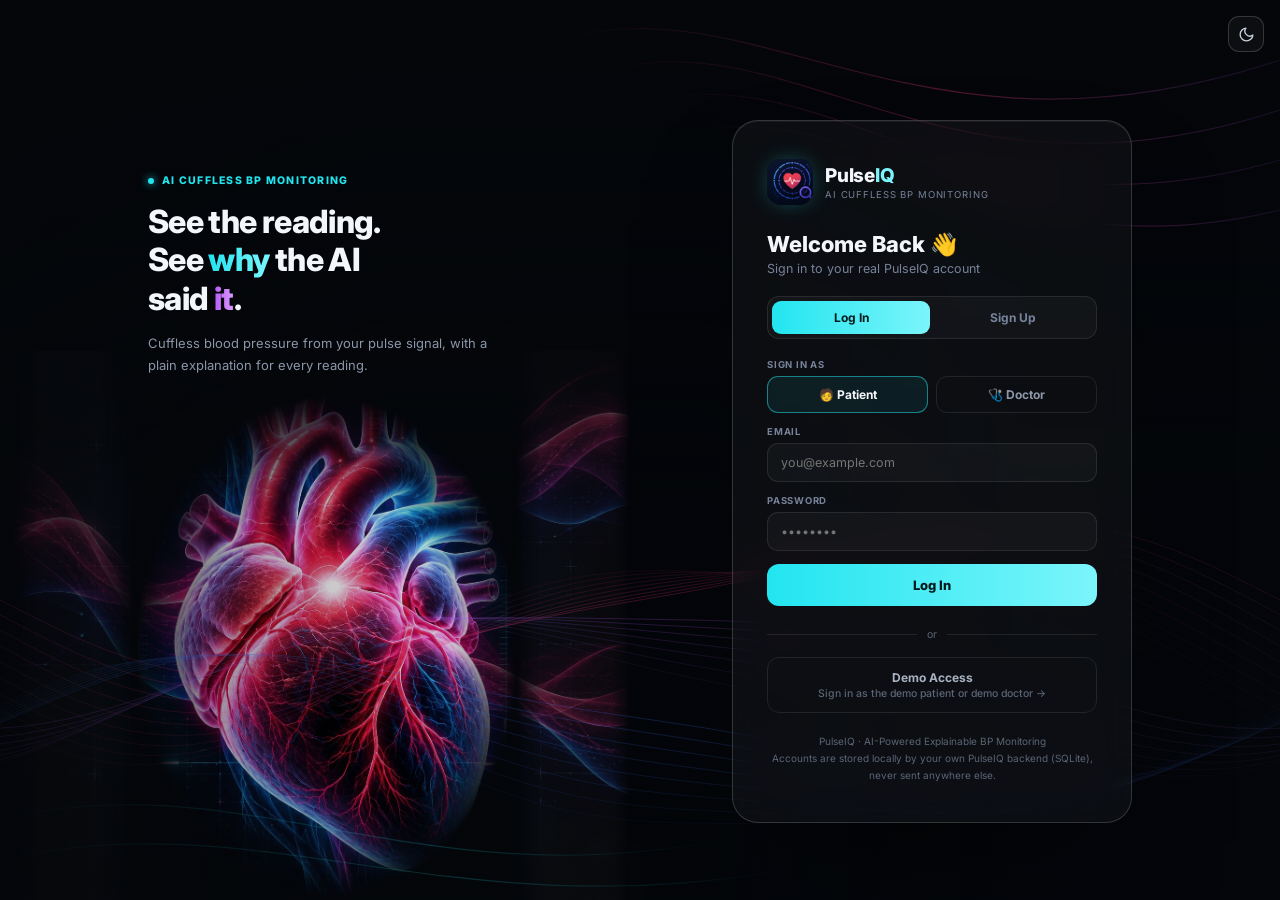
<file: static/validation.html>
<!DOCTYPE html>
<html lang="en">
<head>
<meta charset="UTF-8">
<meta name="viewport" content="width=device-width, initial-scale=1.0">
<script>/* Applied before first paint so a light-mode user never sees a dark flash. */
try{if(localStorage.getItem('pulseiq_theme')==='light')document.documentElement.setAttribute('data-theme','light');}catch(e){}</script>
<title>PulseIQ — Validation</title>
<link rel="icon" type="image/png" href="[data-uri]">
<link rel="preconnect" href="https://fonts.googleapis.com">
<link href="https://fonts.googleapis.com/css2?family=Inter:wght@400;500;600;700;800&family=JetBrains+Mono:wght@500;600;700;800&display=swap" rel="stylesheet">
<link rel="stylesheet" href="shared/theme.css?v=18">
<link rel="stylesheet" href="shared/bp-theme.css?v=15">
<script src="shared/bp-art.js?v=6"></script>
<style>
  .vt{width:100%;border-collapse:collapse;font-size:12.5px;margin-top:6px;}
  .vt th,.vt td{padding:9px 10px;border-bottom:1px solid var(--glass-border);text-align:right;}
  .vt th:first-child,.vt td:first-child{text-align:left;}
  .vt th{color:var(--ink-400);font-weight:600;font-size:11px;text-transform:uppercase;letter-spacing:0.05em;}
  .vt td{color:var(--ink-200);font-family:'JetBrains Mono',monospace;}
  .vt td:first-child{font-family:'Inter',system-ui,sans-serif;color:var(--ink-0);}
  .vt tr.base td{color:var(--ink-400);}
  .vt td.best{color:var(--cyan-bright);font-weight:700;}
  .pill{display:inline-block;padding:2px 8px;border-radius:99px;font-size:10.5px;font-weight:700;font-family:'Inter',system-ui,sans-serif;}
  .pill.fail{background:rgba(255,107,107,0.14);color:#ff8f8f;}
  .pill.pass{background:rgba(52,211,153,0.14);color:var(--green);}
  .meta{font-size:11.5px;color:var(--ink-500);margin-top:10px;line-height:1.6;}
  .finding{margin-top:12px;padding:12px 14px;border-radius:12px;background:var(--wash-1);border:1px solid var(--glass-border);font-size:12.5px;color:var(--ink-200);line-height:1.6;}
  .removed-item{padding:12px 0;border-bottom:1px solid var(--glass-border);}
  .removed-item:last-child{border-bottom:none;}
  .removed-item .t{font-size:12.5px;color:var(--ink-0);text-decoration:line-through;text-decoration-color:rgba(255,107,107,0.7);}
  .removed-item .r{font-size:11.5px;color:var(--ink-400);margin-top:4px;}
  .grid2{display:grid;grid-template-columns:1fr 1fr;gap:18px;}
  .scroll-x{overflow-x:auto;}
  @media (max-width:900px){ .grid2{grid-template-columns:1fr;} }
</style>
</head>
<body>
<div class="app">
  <div id="rail" data-active="validation"></div>
  <div class="main">
    <div class="topbar">
      <div class="brand">Pulse<span>IQ</span></div>
      <div class="grow"></div>
      <span id="backendBadge" class="badge" style="margin-right:10px;">● Connecting…</span>
      <div class="clock" id="clock">--:--:--</div>
    </div>

    <div class="content">
      <div class="page-head"><h1>Validation</h1><span class="sub">How accurate is PulseIQ — measured, not claimed</span></div>

      <div id="loading" class="card" style="text-align:center;padding:34px;color:var(--ink-400);">Loading validation results…</div>

      <div id="body" style="display:none;">
        <div class="card glow-cyan">
          <h3>1 · Unseen patients (internal test)</h3>
          <div class="card-sub" id="intSub">—</div>
          <div class="scroll-x"><table class="vt" id="intTable"></table></div>
          <div class="meta">MAE = mean absolute error in mmHg (lower is better). AAMI = mean error ≤ ±5 and SD ≤ 8 mmHg.
            BHS grade from the share of readings within 5 / 10 / 15 mmHg. The average-guess baseline ignores the signal:
            a model only adds value where it beats this row.</div>
        </div>

        <div class="card" style="margin-top:18px;">
          <h3>2 · External validation — a different hospital</h3>
          <div class="card-sub" id="extSub">—</div>
          <div class="scroll-x"><table class="vt" id="extTable"></table></div>
          <div class="finding" id="extFinding"></div>
          <div class="meta" id="extSrc"></div>
        </div>

        <div class="grid2" style="margin-top:18px;" id="extensions"></div>

        <div class="card" style="margin-top:18px;">
          <h3>Results removed after audit</h3>
          <div class="card-sub">Earlier figures that were found to be invalid and are no longer reported</div>
          <div id="removed"></div>
        </div>

        <div class="research-note" id="note"></div>
      </div>
    </div>

    <div class="status-bar">
      <span>SYS: <b>OPERATIONAL</b> &nbsp; SOURCE: <b>/api/validation-summary</b></span>
      <span>PulseIQ · Explainability demonstrator · not a medical device</span>
    </div>
  </div>
</div>

<script src="shared/shell.js?v=18"></script>
<script>
  function tick(){ var d=new Date(); document.getElementById('clock').textContent=[d.getHours(),d.getMinutes(),d.getSeconds()].map(n=>String(n).padStart(2,'0')).join(':'); }
  setInterval(tick,1000); tick();
  var PULSEIQ_API = (window.PULSEIQ_API_BASE || (location.port === '8090' ? 'http://localhost:8001' : location.origin));
  var T = ['SBP','DBP','MAP'];

  function esc(s){ return String(s).replace(/[&<>"']/g,function(c){return {'&':'&amp;','<':'&lt;','>':'&gt;','"':'&quot;',"'":'&#39;'}[c];}); }
  function setBadge(ok){
    var b=document.getElementById('backendBadge');
    if(ok){ b.textContent='● Live Backend'; b.style.color='var(--green)'; b.style.borderColor='rgba(52,211,153,0.4)'; }
    else { b.textContent='● Backend offline'; b.style.color='var(--ink-500)'; }
  }
  function isBase(name){ return /average-guess|hold last cuff/i.test(name); }

  // best (lowest) MAE per column gets highlighted
  function maeTable(el, rows, getMae, extraCols){
    var best = {};
    T.forEach(function(t){ best[t] = Math.min.apply(null, rows.map(function(r){ return getMae(r,t); })); });
    var h = '<tr><th>Model</th>' + T.map(function(t){ return '<th>'+t+' MAE</th>'; }).join('') + (extraCols ? extraCols.head : '') + '</tr>';
    rows.forEach(function(r){
      h += '<tr' + (isBase(r.model) ? ' class="base"' : '') + '><td>' + esc(r.model) + '</td>' +
        T.map(function(t){ var v=getMae(r,t); return '<td' + (v===best[t] ? ' class="best"' : '') + '>' + v.toFixed(2) + '</td>'; }).join('') +
        (extraCols ? extraCols.row(r) : '') + '</tr>';
    });
    el.innerHTML = h;
  }

  function render(d){
    var i = d.internal;
    document.getElementById('intSub').textContent = i.dataset + ' · ' + i.patients + ' patients · ' + i.windows + ' windows · ' + i.protocol;
    maeTable(document.getElementById('intTable'), i.rows, function(r,t){ return r[t].MAE; }, {
      head: '<th>AAMI (SBP)</th><th>BHS (SBP)</th>',
      row: function(r){ return '<td><span class="pill ' + (r.SBP.aami==='PASS'?'pass':'fail') + '">' + r.SBP.aami + '</span></td><td>' + r.SBP.bhsGrade + '</td>'; }
    });

    var e = d.external;
    document.getElementById('extSub').textContent = e.dataset + ' · ' + e.patients + ' patients · ' + e.windows.toLocaleString() + ' windows · ' + e.protocol;
    var erows = Object.keys(e.MAE).map(function(k){ return {model:k, v:e.MAE[k]}; });
    maeTable(document.getElementById('extTable'), erows, function(r,t){ return r.v[t]; });
    document.getElementById('extFinding').textContent = e.finding;
    document.getElementById('extSrc').textContent = 'Source: ' + e.source;

    var ex = document.getElementById('extensions');
    d.extensions.forEach(function(x){
      var key = Object.keys(x).find(function(k){ return k.indexOf('sbp_mae') === 0; });
      var block = x[key], sets = Object.keys(block);
      var models = Object.keys(block[sets[0]]);
      var tbl = '<tr><th>SBP MAE</th>' + sets.map(function(s){ return '<th>'+esc(s)+'</th>'; }).join('') + '</tr>';
      models.forEach(function(m){
        tbl += '<tr' + (isBase(m) ? ' class="base"' : '') + '><td>' + esc(m) + '</td>' +
          sets.map(function(s){
            var col = sets.indexOf(s), vals = models.map(function(mm){ return block[s][mm]; });
            var v = block[s][m]; return '<td' + (v === Math.min.apply(null, vals) ? ' class="best"' : '') + '>' + v.toFixed(2) + '</td>';
          }).join('') + '</tr>';
      });
      ex.insertAdjacentHTML('beforeend',
        '<div class="card"><h3>Tried after training · ' + esc(x.name) + '</h3>' +
        '<div class="card-sub">' + esc(x.setup) + '</div>' +
        '<div class="scroll-x"><table class="vt">' + tbl + '</table></div>' +
        '<div class="finding">' + esc(x.finding) + '</div>' +
        '<div class="meta">Source: ' + esc(x.source) + '</div></div>');
    });

    document.getElementById('removed').innerHTML = d.removed.map(function(r){
      return '<div class="removed-item"><div class="t">' + esc(r.label) + '</div><div class="r">' + esc(r.reason) + '</div></div>';
    }).join('');
    document.getElementById('note').textContent = d.note;
    document.getElementById('loading').style.display = 'none';
    document.getElementById('body').style.display = 'block';
  }

  fetch(PULSEIQ_API + '/api/validation-summary')
    .then(function(r){ if(!r.ok) throw new Error('bad'); return r.json(); })
    .then(function(d){ setBadge(true); render(d); })
    .catch(function(){
      setBadge(false);
      document.getElementById('loading').innerHTML = 'Backend not reachable at ' + esc(PULSEIQ_API) +
        '. Start it with <code>uvicorn main:app --port 8001</code> in pulseiq-backend-v2.';
    });
</script>
</body>
</html>
</file>
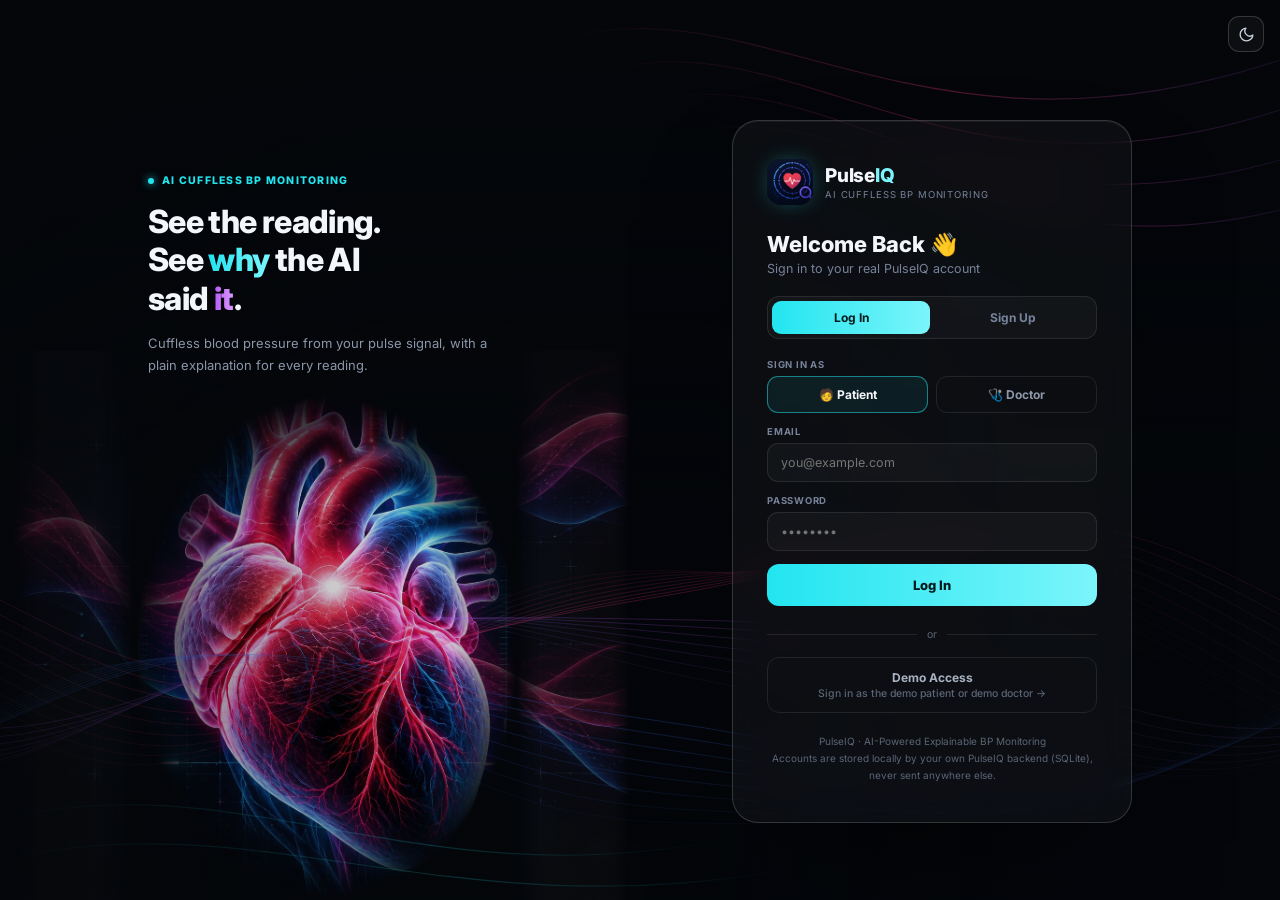
<file: static/xai-results.html>
<!DOCTYPE html>
<html lang="en">
<head>
<meta charset="UTF-8">
<meta name="viewport" content="width=device-width, initial-scale=1.0">
<script>/* Applied before first paint so a light-mode user never sees a dark flash. */
try{if(localStorage.getItem('pulseiq_theme')==='light')document.documentElement.setAttribute('data-theme','light');}catch(e){}</script>
<title>PulseIQ — Explainability</title>
<link rel="icon" type="image/png" href="[data-uri]">
<link rel="preconnect" href="https://fonts.googleapis.com">
<link href="https://fonts.googleapis.com/css2?family=Inter:wght@400;500;600;700;800&family=JetBrains+Mono:wght@500;600;700;800&display=swap" rel="stylesheet">
<link rel="stylesheet" href="shared/theme.css?v=18">
<link rel="stylesheet" href="shared/bp-theme.css?v=15">
<script src="shared/bp-art.js?v=6"></script>
<style>
  .view{display:none;} .view.on{display:block;}
  .two-col{display:grid;grid-template-columns:1fr 1fr;gap:18px;}
  .shap-row{display:flex;align-items:center;gap:12px;margin-bottom:14px;}
  .shap-feat{width:170px;font-size:12px;color:var(--ink-200);flex-shrink:0;}
  .shap-track{flex:1;height:20px;background:var(--wash-1);border-radius:5px;position:relative;display:flex;align-items:center;}
  .shap-track .mid{position:absolute;left:50%;top:0;bottom:0;width:1px;background:var(--glass-border-2);}
  .shap-fill{height:12px;border-radius:4px;position:absolute;top:4px;}
  .shap-fill.pos{background:linear-gradient(90deg,var(--cyan-dim),var(--cyan));left:50%;box-shadow:0 0 10px -2px var(--cyan-glow);}
  .shap-fill.neg{background:linear-gradient(90deg,#ff9b9b,var(--sbp));right:50%;box-shadow:0 0 10px -2px var(--sbp-glow);}
  .shap-val{font-family:'JetBrains Mono',monospace;font-size:11px;width:50px;text-align:right;color:var(--ink-400);flex-shrink:0;}
  .beeswarm{position:relative;height:210px;}
  .bee-row{display:flex;align-items:center;gap:10px;margin-bottom:16px;}
  .bee-feat{width:110px;font-size:10.5px;color:var(--ink-400);flex-shrink:0;text-align:right;}
  .bee-lane{flex:1;height:14px;position:relative;}
  .bee-dot{position:absolute;width:7px;height:7px;border-radius:50%;top:3px;}
  .scale-row{display:flex;justify-content:space-between;font-size:9.5px;color:var(--ink-600);margin-top:6px;padding-left:120px;}

  .wave-panel{position:relative;background:#03050a;border:1px solid var(--glass-border);border-radius:var(--radius-md);height:190px;overflow:hidden;margin:14px 0;}
  .wave-panel .wave-label{position:absolute;top:14px;left:18px;font-size:11px;color:var(--ink-400);font-weight:700;letter-spacing:0.05em;z-index:3;}
  .wave-track{position:absolute;top:55px;left:0;width:200%;height:110px;animation:scroll-wave 7s linear infinite;}
  @keyframes scroll-wave{from{transform:translateX(0);}to{transform:translateX(-50%);}}
  .attn-zone{position:absolute;top:0;height:100%;background:linear-gradient(180deg, var(--purple-glow-soft), transparent 70%);filter:blur(2px);}
  .conf-chip{position:absolute;bottom:14px;right:18px;background:rgba(180,92,247,0.12);border:1px solid rgba(180,92,247,0.4);color:var(--purple-bright);font-weight:800;font-size:11px;padding:7px 13px;border-radius:99px;z-index:3;}
  .research-note{background:var(--glass);border:1px solid var(--glass-border);border-radius:var(--radius-md);padding:14px 16px;font-size:11.5px;color:var(--ink-400);margin-top:14px;}
  .research-note b{color:var(--ink-0);}
  .val-badges{display:flex;gap:10px;margin-top:16px;flex-wrap:wrap;}
  /* Grade C had no style, so it rendered as bare text next to styled A/B/D pills. */
  .badge.grade-c{background:rgba(34,229,240,0.1);color:var(--cyan-bright);border-color:rgba(34,229,240,0.35);}

  /* --- Why This Reading --- */
  .reading-big{font-family:'JetBrains Mono',monospace;font-size:52px;font-weight:800;color:var(--ink-0);line-height:1;margin:16px 0 8px;}
  .reading-big small{font-size:18px;color:var(--ink-500);font-weight:600;}
  .reading-band{display:inline-block;font-size:12px;font-weight:800;padding:6px 15px;border-radius:99px;margin-bottom:18px;}
  .reading-band.normal{background:rgba(60,230,133,0.12);color:var(--green);}
  .reading-band.elevated{background:rgba(255,200,87,0.12);color:var(--amber);}
  .reading-band.high{background:rgba(255,92,114,0.12);color:var(--red);}

  .band-scale{position:relative;height:52px;margin:6px 0 14px;}
  .band-scale .track{display:flex;height:9px;border-radius:99px;overflow:hidden;}
  .band-scale .seg{height:100%;}
  .band-scale .seg.b0{background:rgba(124,147,255,0.5);}
  .band-scale .seg.b1{background:rgba(60,230,133,0.55);}
  .band-scale .seg.b2{background:rgba(255,200,87,0.5);}
  .band-scale .seg.b3{background:rgba(255,160,80,0.55);}
  .band-scale .seg.b4{background:rgba(255,92,114,0.6);}
  .band-scale .marker{position:absolute;top:-5px;width:3px;height:19px;background:#fff;border-radius:2px;box-shadow:0 0 10px rgba(255,255,255,0.9);}
  .band-scale .marker::after{content:attr(data-v);position:absolute;top:22px;left:50%;transform:translateX(-50%);
    font-family:'JetBrains Mono',monospace;font-size:10.5px;font-weight:800;color:var(--ink-0);white-space:nowrap;}
  .band-scale .ticks{position:relative;margin-top:26px;height:12px;}
  .band-scale .ticks i{position:absolute;transform:translateX(-50%);font-family:'JetBrains Mono',monospace;
    font-size:9px;color:var(--ink-600);font-style:normal;}
  .band-legend{display:flex;flex-wrap:wrap;gap:10px 16px;margin:2px 0 14px;}
  .band-legend span{display:flex;align-items:center;gap:6px;font-size:10px;color:var(--ink-500);}
  .band-legend i{width:9px;height:9px;border-radius:3px;display:inline-block;}
  .band-why{font-size:12px;color:var(--ink-300);line-height:1.6;}

  .mag-flow{display:flex;align-items:center;gap:14px;margin:14px 0 18px;}
  .mag-step{background:var(--wash-1);border:1px solid var(--glass-border);border-radius:12px;padding:11px 16px;flex:1;}
  .mag-step .l{font-size:9px;letter-spacing:0.07em;text-transform:uppercase;color:var(--ink-600);font-weight:700;margin-bottom:4px;}
  .mag-step .v{font-family:'JetBrains Mono',monospace;font-size:19px;font-weight:800;color:var(--ink-200);}
  .mag-step .v.hl{color:var(--cyan-bright);}
  .mag-arrow{color:var(--ink-600);font-size:17px;}

  .grp-row{margin-bottom:15px;}
  .grp-head{display:flex;align-items:baseline;gap:8px;margin-bottom:6px;}
  .grp-head .nm{font-size:12.5px;font-weight:700;color:var(--ink-0);}
  .grp-head .amt{margin-left:auto;font-family:'JetBrains Mono',monospace;font-size:12px;font-weight:800;}
  .grp-head .amt.up{color:var(--sbp);} .grp-head .amt.down{color:var(--cyan-bright);}
  .grp-track{height:18px;background:var(--wash-1);border-radius:5px;position:relative;display:flex;align-items:center;}
  .grp-track .mid{position:absolute;left:50%;top:0;bottom:0;width:1px;background:var(--glass-border-2);}
  .grp-fill{height:11px;border-radius:4px;position:absolute;}
  .grp-fill.up{background:linear-gradient(90deg,#ff9b9b,var(--sbp));left:50%;box-shadow:0 0 10px -2px var(--sbp-glow);}
  .grp-fill.down{background:linear-gradient(90deg,var(--cyan-dim),var(--cyan));right:50%;box-shadow:0 0 10px -2px var(--cyan-glow);}

  .gd-item{padding:13px 0;border-bottom:1px solid var(--glass-border);}
  .gd-item:last-child{border-bottom:none;}
  .gd-item .t{display:flex;align-items:baseline;gap:9px;}
  .gd-item .t .nm{font-size:12.5px;font-weight:700;color:var(--ink-0);}
  .gd-item .t .amt{font-family:'JetBrains Mono',monospace;font-size:11px;font-weight:800;}
  .gd-item .d{font-size:11.5px;color:var(--ink-400);margin-top:4px;line-height:1.6;}
  .gd-item .f{font-size:10.5px;color:var(--ink-600);margin-top:6px;font-family:'JetBrains Mono',monospace;}

  .agree{display:flex;gap:10px;align-items:flex-start;border-radius:12px;padding:10px 13px;font-size:11.5px;line-height:1.55;margin:4px 0 14px;}
  .agree.ok{background:rgba(60,230,133,0.08);border:1px solid rgba(60,230,133,0.3);color:var(--ink-300);}
  .agree.rough{background:rgba(255,200,87,0.08);border:1px solid rgba(255,200,87,0.35);color:var(--ink-300);}
  .agree .ic{font-weight:800;font-size:13px;line-height:1.3;}
  .agree.ok .ic{color:var(--green);} .agree.rough .ic{color:var(--amber);}
  .agree b{color:var(--ink-0);}
  #groupBars.dim{opacity:0.55;}
  .tgt-tabs{display:inline-flex;gap:4px;background:var(--wash-1);border:1px solid var(--glass-border);border-radius:99px;padding:3px;margin:2px 0 10px;}
  .tgt-tabs button{background:none;border:0;color:var(--ink-500);font:700 11px 'Inter',system-ui,sans-serif;padding:5px 12px;border-radius:99px;cursor:pointer;}
  .tgt-tabs button.on{background:var(--glass-border-2);color:var(--ink-0);}
  .tgt-row{display:flex;align-items:center;gap:10px;margin:0 0 14px;flex-wrap:wrap;}
  .tgt-l{font-size:9px;letter-spacing:0.08em;text-transform:uppercase;color:var(--ink-600);font-weight:700;}
  .tgt-tabs{margin:0 !important;}
  .small-note{font-size:10.5px;color:var(--ink-600);margin-top:8px;}
  .pat-pick{display:flex;align-items:center;gap:8px;margin-bottom:16px;}
  .pat-pick label{font-size:9px;letter-spacing:0.08em;text-transform:uppercase;color:var(--ink-600);font-weight:700;}
  .pat-pick select{background:var(--wash-1);border:1px solid var(--glass-border-2);color:var(--ink-0);
    font-family:'Inter',system-ui,sans-serif;font-size:12px;font-weight:700;padding:8px 12px;border-radius:10px;outline:none;cursor:pointer;}
  .pat-pick select option{background:var(--panel-solid);color:var(--ink-0);}

  @media(max-width:900px){
    .two-col{grid-template-columns:1fr !important;gap:14px;}
  }
</style>
</head>
<body>
<div class="app">
  <div id="rail" data-active="insights"></div>
  <div class="main">
    <div class="topbar">
      <div class="brand">Pulse<span>IQ</span></div>
      <div class="grow"></div>
      <span id="backendBadge" class="badge" style="margin-right:10px;">● Connecting…</span>
      <div class="clock" id="clock">--:--:--</div>
    </div>

    <div class="content">
      <div class="page-head"><h1>Explainability</h1><span class="sub" id="pageSub">Why the model predicted this reading</span></div>

      <div class="pat-pick" id="patPick" style="display:none;">
        <label for="xaiPatient">Patient</label>
        <select id="xaiPatient"><option value="">Loading…</option></select>
      </div>


      <!-- ============ Why This Reading (clinical, plain language) ============ -->
      <div class="view on" id="viewWhy">
        <div id="whyLoading" class="card" style="text-align:center;padding:34px;">
          <div style="font-size:13px;color:var(--ink-300);">Computing a real explanation for this reading…</div>
          <div style="font-size:11px;color:var(--ink-600);margin-top:6px;">Working out which parts of the pulse mattered most.</div>
        </div>

        <div id="whyContent" style="display:none;">
          <div class="tgt-row"><span class="tgt-l">Explain the</span>
            <div class="tgt-tabs" id="tgtTabs">
              <button type="button" data-t="SBP" class="on">Top number</button>
              <button type="button" data-t="DBP">Bottom number</button>
              <button type="button" data-t="MAP">Average pressure</button>
            </div>
          </div>
          <div class="two-col" style="grid-template-columns:1fr 1.25fr;">
            <div class="card">
              <h3>The Reading</h3>
              <div class="card-sub" id="whoSub">—</div>
              <div class="reading-big" id="readingBig">—</div>
              <div class="reading-band" id="readingBand">—</div>
              <div class="band-scale" id="bandScale"></div>
              <div class="band-legend" id="bandLegend"></div>
              <div class="band-why" id="bandWhy">—</div>
            </div>

            <div class="card">
              <h3>What the AI Looked At</h3>
              <div class="card-sub" id="igSub">Which part of a heartbeat the AI relied on for the top number</div>
              <div id="igBox"></div>
            </div>
          </div>

          <div class="card" style="margin-top:18px;">
            <h3>What Pushed It Up or Down</h3>
            <div class="card-sub" id="magSub">—</div>
            <div id="agreeBox"></div>
            <div class="mag-flow">
              <div class="mag-step"><div class="l">Model's average reading</div><div class="v" id="magBase">—</div></div>
              <div class="mag-arrow" id="magArrow">→</div>
              <div class="mag-step"><div class="l">Explained by these factors</div><div class="v hl" id="magFinal">—</div></div>
            </div>
            <div id="groupBars"></div>
            <div class="small-note" id="barsNote"></div>
          </div>

          <div class="card" style="margin-top:18px;">
            <h3>What Each Factor Measures</h3>
            <div class="card-sub">Plain-language description of the signal properties the model relied on</div>
            <div id="groupDetail"></div>
          </div>

          <div class="research-note" id="whyNote" style="margin-top:16px;"></div>
        </div>
      </div>

    </div>

    <div class="status-bar">
      <span>SYS: <b>OPERATIONAL</b> &nbsp; EXPLAINER: <b>Integrated Gradients + SHAP (deep-model surrogate)</b></span>
      <span>PulseIQ · Explainable Cuffless BP Monitoring · Demo Mode</span>
    </div>
  </div>
</div>

<script src="shared/shell.js?v=18"></script>
<script src="shared/why.js?v=16"></script>
<script>
  function tick(){ var d=new Date(); document.getElementById('clock').textContent=[d.getHours(),d.getMinutes(),d.getSeconds()].map(n=>String(n).padStart(2,'0')).join(':'); }
  setInterval(tick,1000); tick();

  // ---- Real backend wiring ---------------------------------------------
  var PULSEIQ_API = (window.PULSEIQ_API_BASE || (location.port === '8090' ? 'http://localhost:8001' : location.origin));
  var ROLE = localStorage.getItem('pulseiq_role') || 'patient';
  var IS_DOCTOR = ROLE === 'doctor';
  var DEFAULT_PATIENT = 'rohit-sharma';
  // Patients only ever see their own explanation; doctors can switch.
  // v3: a doctor arriving from a "Why this reading" panel lands on that patient.
  var DEMO_PATIENT = (IS_DOCTOR && new URLSearchParams(location.search).get('patient')) || DEFAULT_PATIENT;
  // v3: a specific recorded segment can be opened from the ICU monitor / dashboard.
  var WIN = new URLSearchParams(location.search).get('window');
  function winQ(first){ return WIN != null && WIN !== '' ? (first ? '?' : '&') + 'window=' + encodeURIComponent(WIN) : ''; }

  function esc(s){
    return String(s).replace(/[&<>"']/g, function(c){
      return {'&':'&amp;','<':'&lt;','>':'&gt;','"':'&quot;',"'":'&#39;'}[c];
    });
  }

  // ---- "Why This Reading" -----------------------------------------------
  function renderWhy(d){
    document.getElementById('whyLoading').style.display = 'none';
    document.getElementById('whyContent').style.display = 'block';

    var r = d.reading, c = d.classification, m = d.magnitude;

    document.getElementById('whoSub').textContent =
      IS_DOCTOR ? (d.patientName + ' · deep-model estimate') : 'Your latest estimate';
    document.getElementById('readingBig').innerHTML =
      Math.round(r.SBP) + '/' + Math.round(r.DBP) + ' <small>mmHg</small>';
    var bandEl = document.getElementById('readingBand');
    bandEl.textContent = c.band;
    bandEl.className = 'reading-band ' + c.tone;

    // Where this systolic value falls across the standard bands.
    var lo = 60, hi = 180, span = hi - lo;
    var segs = c.bands.map(function(b, i){
      return '<div class="seg b' + i + '" style="width:' + ((b.to-b.from)/span*100) + '%"></div>';
    }).join('');
    // Numeric boundaries avoid the label collisions that band names cause on
    // the narrow Borderline / Elevated segments.
    var bounds = [60, 90, 120, 130, 140, 180];
    var ticks = bounds.map(function(v){
      return '<i style="left:' + ((v-lo)/span*100).toFixed(1) + '%">' + v + '</i>';
    }).join('');
    var legend = c.bands.map(function(b, i){
      return '<span><i class="seg b' + i + '"></i>' + esc(b.name) + ' ' + esc(b.range) + '</span>';
    }).join('');
    var pos = Math.max(0, Math.min(100, (r.SBP - lo)/span*100));
    document.getElementById('bandScale').innerHTML =
      '<div class="track">' + segs + '</div>' +
      '<div class="marker" style="left:' + pos.toFixed(1) + '%" data-v="' + Math.round(r.SBP) + '"></div>' +
      '<div class="ticks">' + ticks + '</div>';
    var lg = document.getElementById('bandLegend');
    if(lg) lg.innerHTML = legend;
    document.getElementById('bandWhy').innerHTML =
      'Classified <b>' + esc(c.band) + '</b> because ' + esc(c.why) + '.';

    renderMag(d);
  }

  var MIN_MMHG = 0.5;   // factors smaller than this are hidden as noise
  var TNAME = {SBP:'top number (systolic)', DBP:'bottom number (diastolic)', MAP:'average pressure (MAP)'};
  function mm(v){ return (+v).toFixed(1) + ' <small style="font-size:11px;">mmHg</small>'; }

  function renderMag(d){
    var m = d.magnitude, t = m.explainedTarget;
    if(m.averageEstimate == null || m.copyEstimate == null || !m.agreement){
      // The page is newer than the server: an old backend is still running.
      document.getElementById('agreeBox').innerHTML = '<div class="agree rough"><span class="ic">!</span><div>' +
        '<b>The PulseIQ server is running an older version.</b> Stop it (Ctrl+C in its window) and start it again with ' +
        '<code>python -m uvicorn main:app --port 8001</code> from the pulseiq-backend-v3 folder, then reload this page.</div></div>';
      ['magBase','magFinal'].forEach(function(id){ document.getElementById(id).textContent = '—'; });
      document.getElementById('magArrow').textContent = '→';
      document.getElementById('groupBars').innerHTML = '';
      document.getElementById('barsNote').textContent = '';
      document.getElementById('groupDetail').innerHTML = '';
      return;
    }
    var a = m.agreement, f = m.fidelity || {};
    document.getElementById('magSub').textContent = IS_DOCTOR
      ? 'SHAP on a surrogate trained to copy the deep model, grouped by physiological theme'
      : 'Which parts of the pulse moved this reading up or down, in mmHg';
    document.getElementById('magBase').innerHTML = mm(m.averageEstimate);
    document.getElementById('magFinal').innerHTML = mm(m.copyEstimate);
    document.getElementById('magArrow').textContent = (m.netShift >= 0 ? '+' : '') + m.netShift + ' mmHg →';

    document.getElementById('agreeBox').innerHTML = a.close
      ? '<div class="agree ok"><span class="ic">✓</span><div>These factors account for this reading: they explain <b>' +
          m.copyEstimate + '</b> mmHg against the actual <b>' + m.reading + '</b> mmHg (' + a.gapMmHg + ' apart).</div></div>'
      : '<div class="agree rough"><span class="ic">!</span><div><b>Rough guide only for this reading.</b> The factors explain <b>' +
          m.copyEstimate + '</b> mmHg, but the AI read <b>' + m.reading + '</b> mmHg (' + a.gapMmHg +
          ' apart). Part of what drove this reading lies in waveform detail these named measurements don\'t capture, so the ' +
          'bars below may not match the reading\'s direction. The chart above, of where the AI looked, is still exact.</div></div>';

    var shown = m.groups.filter(function(g){ return Math.abs(g.mmHg) >= MIN_MMHG; });
    var hidden = m.groups.length - shown.length;
    var maxAbs = Math.max.apply(null, shown.map(function(g){ return Math.abs(g.mmHg); })) || 1;
    var gb = document.getElementById('groupBars');
    gb.className = a.close ? '' : 'dim';
    gb.innerHTML = shown.length ? shown.map(function(g){
      var up = g.mmHg >= 0;
      var pct = Math.min(48, Math.abs(g.mmHg)/maxAbs * 48);
      return '<div class="grp-row">' +
        '<div class="grp-head"><span class="nm">' + esc(g.label) + '</span>' +
        '<span class="amt ' + (up?'up':'down') + '">' + (up?'+':'') + g.mmHg.toFixed(1) + ' mmHg</span></div>' +
        '<div class="grp-track"><div class="mid"></div>' +
        '<div class="grp-fill ' + (up?'up':'down') + '" style="width:' + pct.toFixed(1) + '%"></div></div>' +
      '</div>';
    }).join('') : '<div class="why-txt">No factor moved this reading by ' + MIN_MMHG + ' mmHg or more.</div>';
    document.getElementById('barsNote').textContent =
      'Right of the centre line pushed the ' + TNAME[t] + ' up; left pulled it down.' +
      (hidden ? ' ' + hidden + ' smaller factor' + (hidden>1?'s':'') + ' (under ' + MIN_MMHG + ' mmHg) hidden.' : '');

    document.getElementById('groupDetail').innerHTML = shown.map(function(g){
      var up = g.mmHg >= 0;
      var verb = up ? 'pushed the ' + TNAME[t] + ' up' : 'pulled the ' + TNAME[t] + ' down';
      return '<div class="gd-item">' +
        '<div class="t"><span class="nm">' + esc(g.label) + '</span>' +
        '<span class="amt ' + (up?'up':'down') + '" style="color:' + (up?'var(--sbp)':'var(--cyan-bright)') + '">' +
        (up?'+':'') + g.mmHg.toFixed(1) + ' mmHg</span></div>' +
        '<div class="d">' + esc(g.what) + ' For this reading it ' + verb + ' by ' +
        Math.abs(g.mmHg).toFixed(1) + ' mmHg.</div>' +
        '<div class="f">' + g.topFeatures.filter(function(x){ return Math.abs(x.shapValue) >= 0.05; }).map(function(x){
          return esc(x.label) + ' ' + (x.shapValue>=0?'+':'') + x.shapValue.toFixed(2);
        }).join('  ·  ') + '</div>' +
      '</div>';
    }).join('');

    document.getElementById('whyNote').innerHTML = IS_DOCTOR
      ? '<b>Method.</b> The reading comes from the deep model (ResNet-BiLSTM on the raw PPG, VPG and APG waveforms). ' +
        '"What the AI looked at" is Integrated Gradients on that model, folded onto an average heartbeat with every beat weighted equally ' +
        '(the model otherwise weights the end of the 12-second window more heavily). The deep model can\'t name the measurements ' +
        'behind a number, so a surrogate (gradient-boosted trees) was trained to copy its outputs from 63 named pulse measurements; ' +
        'SHAP on the surrogate, against 100 training windows, gives the factor bars. On the 7 patients the surrogate never saw, ' +
        'it lands within 5 mmHg of the deep model on ' + f.within5Pct + '% of ' + t + ' readings (average gap ' + f.maeMmHg +
        ' mmHg, R² ' + f.r2 + '; always guessing the average would be off by ' + f.maeIfGuessingAverage + ' mmHg). ' +
        'When the gap on a reading is over ' + a.closeWithinMmHg + ' mmHg, the bars are marked as a rough guide. Not a diagnosis.'
      : '<b>How to read this:</b> the AI starts from its average reading (' + m.averageEstimate + ' mmHg) and moves up or down ' +
        'based on your pulse. The bars show how much each part of your pulse moved it. This explains the same AI that gave your ' +
        'reading. It describes the reading only and is not a diagnosis.';
  }

  var TARGET = 'SBP';
  var CUR_PID = null;
  document.getElementById('tgtTabs').addEventListener('click', function(e){
    var b = e.target.closest('button'); if(!b || b.dataset.t === TARGET) return;
    TARGET = b.dataset.t;
    [].forEach.call(this.querySelectorAll('button'), function(x){ x.classList.toggle('on', x === b); });
    loadIG();
    fetch(PULSEIQ_API + '/api/explain/summary/' + encodeURIComponent(CUR_PID) + '?target=' + TARGET + winQ(false))
      .then(function(r){ if(!r.ok) throw new Error('bad'); return r.json(); })
      .then(renderMag)
      .catch(function(){});
  });

  // v3: the attention chart follows the same tab as the mmHg bars.
  var TSHORT = {SBP:'top number', DBP:'bottom number', MAP:'average pressure'};
  function loadIG(){
    document.getElementById('igSub').textContent =
      'Which part of a heartbeat the AI relied on for the ' + TSHORT[TARGET] + (IS_DOCTOR ? ' (' + TARGET + ')' : '') +
      (IS_DOCTOR && TARGET !== 'SBP' ? '. Same pattern as SBP: this model derives DBP and MAP from one internal estimate.' : '');
    if(window.PulseWhy) window.PulseWhy.mountIG(document.getElementById('igBox'), {key: CUR_PID, window: WIN, target: TARGET});
  }

  function loadWhy(pid){
    CUR_PID = pid; TARGET = 'SBP';
    [].forEach.call(document.querySelectorAll('#tgtTabs button'), function(x){ x.classList.toggle('on', x.dataset.t === 'SBP'); });
    loadIG();
    document.getElementById('whyLoading').style.display = 'block';
    document.getElementById('whyContent').style.display = 'none';
    fetch(PULSEIQ_API + '/api/explain/summary/' + encodeURIComponent(pid) + '?target=SBP' + winQ(false))
      .then(function(r){
        if(r.status === 503){
          // The server is up but still scoring the held-out test set. Say so
          // and retry, rather than claiming the backend is unreachable.
          return r.json().then(function(e){
            setBadge(true);
            document.getElementById('whyLoading').innerHTML =
              '<div style="font-size:13px;color:var(--ink-300);">Preparing explanations…</div>' +
              '<div style="font-size:11px;color:var(--ink-600);margin-top:6px;max-width:420px;">' +
              (e.detail || 'The server is warming up.') + '</div>';
            setTimeout(function(){ loadWhy(pid); }, 8000);
            throw new Error('warming');
          });
        }
        if(!r.ok) throw new Error('bad');
        return r.json();
      })
      .then(function(d){ if(d){ setBadge(true); renderWhy(d); } })
      .catch(function(err){
        if(err && err.message === 'warming') return;
        setBadge(false);
        document.getElementById('whyLoading').innerHTML =
          '<div style="font-size:13px;color:var(--ink-300);">Backend not reachable at ' + PULSEIQ_API + '</div>' +
          '<div style="font-size:11px;color:var(--ink-600);margin-top:6px;">Start it with: python -m uvicorn main:app --port 8001</div>';
      });
  }

  function setBadge(ok){
    var b = document.getElementById('backendBadge');
    if(!b) return;
    if(ok){ b.textContent = '● Live Backend'; b.style.color = 'var(--green)'; b.style.borderColor='rgba(52,211,153,0.4)'; }
    else { b.textContent = '● Demo Data (backend offline)'; b.style.color = 'var(--ink-500)'; }
  }

  function prettyFeature(name){
    var parts = name.split('_');
    var prefixMap = {ppg:'PPG', vpg:'VPG', apg:'APG'};
    var prefix = prefixMap[parts[0]] || parts[0].toUpperCase();
    var rest = parts.slice(1).join(' ');
    return prefix + ' · ' + rest.charAt(0).toUpperCase() + rest.slice(1);
  }

  var backendOK = false;

  if(IS_DOCTOR){
    loadWhy(DEMO_PATIENT);
  } else {
    window.PulseShell.resolvePatientKey().then(function(who){
      if(!who.linked){
        document.getElementById('whyLoading').innerHTML = window.PulseShell.noDataHtml(who.name);
        document.getElementById('pageSub').textContent = 'No recording linked to this account';
        return;
      }
      DEMO_PATIENT = who.key;
      loadWhy(DEMO_PATIENT);
      reloadTechnical();
    });
  }

  // Doctors can switch patient; patients are pinned to their own reading.
  if(IS_DOCTOR){
    document.getElementById('patPick').style.display = 'flex';
    fetch(PULSEIQ_API + '/api/patients')
      .then(function(r){ if(!r.ok) throw new Error('bad'); return r.json(); })
      .then(function(d){
        var sel = document.getElementById('xaiPatient');
        sel.innerHTML = d.patients.map(function(pt){
          return '<option value="' + esc(pt.id) + '"' + (pt.id === DEMO_PATIENT ? ' selected' : '') + '>' +
                 esc(pt.name) + ' — Bed ' + esc(pt.bed) + '</option>';
        }).join('');
        sel.addEventListener('change', function(){
          DEMO_PATIENT = this.value;
          loadWhy(DEMO_PATIENT);
          reloadTechnical();
        });
      })
      .catch(function(){});
  }

  function reloadTechnical(){ loadPrediction(); }

  // 1) Prediction (drives the page subtitle)
  function loadPrediction(){
  fetch(PULSEIQ_API + '/api/predict/' + DEMO_PATIENT + winQ(true))
    .then(function(r){ if(!r.ok) throw new Error('bad'); return r.json(); })
    .then(function(d){
      backendOK = true; setBadge(true);
      document.getElementById('pageSub').textContent = IS_DOCTOR
        ? ('Why the model predicted ' + Math.round(+d.dl.SBP.toFixed(1)) + '/' + Math.round(+d.dl.DBP.toFixed(1)) + ' mmHg for ' + d.patientName)
        : ('Why the model predicted ' + Math.round(+d.dl.SBP.toFixed(1)) + '/' + Math.round(+d.dl.DBP.toFixed(1)) + ' mmHg for your reading');
    })
    .catch(function(){ setBadge(false); });
  }
  if(IS_DOCTOR) loadPrediction();   // patients load after their recording resolves

</script>
</body>
</html>
</file>
<file: static/shared/theme.css>
/* ============================================================
   PulseIQ — shared design tokens (v2 — dark neon "futuristic AI")
   Near-black glass UI. Primary accent: neon cyan/teal.
   Secondary accent: purple/magenta, reserved for AI/explainability.
   Every page shares this file so the look never drifts.
   ============================================================ */
:root{
  /* base surfaces */
  --void:#04060a;
  --bg-deep:#070b12;
  --bg-panel:#0a0f18;
  --bg-panel-2:#0d1420;

  /* glass */
  --glass:rgba(255,255,255,0.035);
  --glass-hover:rgba(255,255,255,0.065);
  --glass-strong:rgba(255,255,255,0.06);
  --glass-border:rgba(255,255,255,0.09);
  --glass-border-2:rgba(255,255,255,0.16);

  /* primary neon — cyan/teal */
  --cyan:#22e5f0;
  --cyan-bright:#7bf5fb;
  --cyan-dim:#0e6e78;
  --cyan-ink:#031a1c;
  --cyan-glow:rgba(34,229,240,0.45);
  --cyan-glow-soft:rgba(34,229,240,0.18);

  /* secondary neon — purple/magenta (AI + explainability only) */
  --purple:#b45cf7;
  --purple-bright:#dd9bff;
  --purple-dim:#5b2a82;
  --purple-ink:#1c0a2b;
  --purple-glow:rgba(180,92,247,0.45);
  --purple-glow-soft:rgba(180,92,247,0.18);

  /* text */
  --ink-0:#f3f6fa;
  --ink-200:#c7d0dc;
  --ink-400:#8b96a8;
  --ink-600:#5b6576;
  --ink-800:#2c3340;

  /* semantic vitals / data (bright, legible on black) */
  --hr:#3ce685;
  --spo2:#35c7ff;
  --sbp:#ff6b6b; --sbp-glow:rgba(255,107,107,0.4);
  --dbp:#8aa8ff;
  --map-c:#5fe3a6;
  --rr:#ffd166;
  --clinic:#22e5f0; --clinic-stroke:#0e6e78;
  --doctor:#7c93ff; --doctor-stroke:#3d4fb8;
  --hospital:#ff6b6b; --hospital-stroke:#a83a3a;

  --amber:#ffc857;
  --red:#ff5c72;
  --green:#3ce685;

  /* Surfaces that are white-on-dark today and must flip in light mode.
     Declared here so the dark theme keeps its exact current appearance. */
  --wash-1:rgba(255,255,255,0.03);
  --wash-2:rgba(255,255,255,0.05);
  --wash-3:rgba(255,255,255,0.08);
  --knob:#ffffff;                 /* toggle knobs, drawn on a coloured track */
  --panel-solid:#0d1219;          /* opaque popovers and dropdowns */
  --panel-solid-2:#131c26;
  --screen:#03050a;               /* monitor / waveform backgrounds */
  --grid-line:rgba(255,255,255,0.018);
  --shadow-strong:rgba(0,0,0,0.6);
  --ink-100:#e2e8f0;
  --ink-300:#a7b2c2;
  --ink-500:#77839a;
  --ink-700:#39424f;

  --radius-lg:22px; --radius-md:15px; --radius-sm:10px;
  font-family:'Inter',system-ui,-apple-system,sans-serif;
}
*{box-sizing:border-box;}
html{height:100%;margin:0;}
/* min-height, not height: with height:100% the body box stopped at one viewport
   while the page kept scrolling, so the background gradient tiled and drew a
   hard horizontal seam across the page at exactly the fold. */
body{
  min-height:100%;margin:0;
  background:
    radial-gradient(circle at 12% 8%, var(--cyan-glow-soft) 0%, transparent 32%),
    radial-gradient(circle at 88% 92%, var(--purple-glow-soft) 0%, transparent 34%),
    var(--void);
  background-repeat:no-repeat;
  background-attachment:fixed;
  color:var(--ink-0);
}
a{text-decoration:none;color:inherit;}
button{font-family:inherit;cursor:pointer;}
::selection{background:var(--cyan-glow);color:var(--ink-0);}
::-webkit-scrollbar{width:9px;height:9px;}
::-webkit-scrollbar-track{background:transparent;}
::-webkit-scrollbar-thumb{background:var(--glass-border-2);border-radius:99px;}

.mono{font-family:'JetBrains Mono',monospace;}
.grad-cyan{background:linear-gradient(90deg,var(--cyan),var(--cyan-bright));-webkit-background-clip:text;background-clip:text;color:transparent;}
.grad-purple{background:linear-gradient(90deg,var(--purple),var(--purple-bright));-webkit-background-clip:text;background-clip:text;color:transparent;}

/* ---------------- App shell (icon rail + top bar) ---------------- */
.app{display:flex;height:100vh;background:transparent;position:relative;overflow:hidden;}
.app::before{
  content:"";position:fixed;inset:0;pointer-events:none;z-index:0;
  background-image:linear-gradient(var(--grid-line) 1px, transparent 1px),linear-gradient(90deg, var(--grid-line) 1px, transparent 1px);
  background-size:44px 44px;
}
#rail{width:236px;background:color-mix(in srgb, var(--bg-panel) 88%, transparent);backdrop-filter:blur(18px);border-right:1px solid var(--glass-border);display:flex;flex-direction:column;padding:20px 14px;flex-shrink:0;position:relative;z-index:2;}
#rail .r-logo{display:flex;align-items:center;gap:11px;padding:0 6px;margin-bottom:22px;}
/* App mark. Defined once here and reused by every logo slot so the brand
   can never drift between pages. */
:root{--pulse-logo:url("[data-uri]");}
.pulse-mark{background-image:var(--pulse-logo);background-size:cover;background-position:center;
  background-repeat:no-repeat;}
#rail .mark{width:36px;height:36px;border-radius:11px;flex-shrink:0;
  background-image:var(--pulse-logo);background-size:cover;background-position:center;
  box-shadow:0 0 18px -4px var(--cyan-glow);}
#rail .r-logo h2{font-size:14.5px;font-weight:800;color:var(--ink-0);margin:0;letter-spacing:-0.01em;}
#rail .r-logo h2 span{color:var(--cyan-bright);}
#rail .r-logo .r-home{font-size:9.5px;color:var(--ink-600);font-weight:700;letter-spacing:0.05em;
  text-transform:uppercase;margin-top:2px;}
#rail .r-logo:hover .r-home{color:var(--cyan-bright);}
#rail .r-section{font-size:9.5px;font-weight:800;letter-spacing:0.08em;text-transform:uppercase;color:var(--ink-600);padding:14px 10px 8px;}
#rail .icon{display:flex;align-items:center;gap:12px;width:100%;padding:11px 12px;border-radius:12px;font-size:13px;font-weight:600;color:var(--ink-400);margin-bottom:3px;text-decoration:none;transition:all .15s;}
#rail .icon .ic{font-size:16px;width:18px;text-align:center;flex-shrink:0;}
#rail .icon:hover{background:var(--glass-hover);color:var(--ink-0);}
#rail .icon.on{background:rgba(34,229,240,0.1);color:var(--ink-0);box-shadow:inset 0 0 0 1px rgba(34,229,240,0.3);position:relative;}
#rail .icon.on::before{content:"";position:absolute;left:-14px;top:50%;transform:translateY(-50%);width:3px;height:18px;border-radius:0 3px 3px 0;background:linear-gradient(180deg,var(--cyan-bright),var(--cyan));box-shadow:0 0 8px var(--cyan-glow);}
#rail .spacer{flex:1;}
#rail .r-foot{border-top:1px solid var(--glass-border);padding-top:12px;margin-top:6px;}
#rail .r-acct{position:relative;}
#rail .r-user{display:flex;align-items:center;gap:10px;padding:9px 10px;border-radius:11px;
  cursor:pointer;transition:background .14s;}
#rail .r-user:hover,#rail .r-user.on{background:var(--wash-2);}
#rail .r-user .chev{margin-left:auto;color:var(--ink-600);font-size:16px;line-height:1;
  transition:transform .16s;}
#rail .r-user.on .chev{transform:rotate(90deg);color:var(--cyan-bright);}
#rail .acct-pop{position:absolute;left:4px;right:4px;bottom:calc(100% + 8px);z-index:300;display:none;
  background:var(--panel-solid);border:1px solid var(--glass-border-2);border-radius:13px;overflow:hidden;
  text-decoration:none;box-shadow:0 26px 60px -22px rgba(0,0,0,0.95);}
#rail .acct-pop.on{display:block;}
#rail .acct-pop:hover{border-color:rgba(34,229,240,0.35);}
#rail .ap-head{display:flex;align-items:center;gap:10px;padding:13px 13px 11px;
  border-bottom:1px solid var(--glass-border);}
#rail .ap-av{width:34px;height:34px;border-radius:10px;flex-shrink:0;display:flex;
  align-items:center;justify-content:center;font-size:12px;font-weight:800;color:var(--ink-0);
  background:linear-gradient(135deg,rgba(34,229,240,0.28),rgba(139,92,246,0.28));
  border:1px solid var(--glass-border-2);}
#rail .ap-n{font-size:12.5px;font-weight:800;color:var(--ink-0);line-height:1.25;}
#rail .ap-e{font-size:10px;color:var(--ink-500);margin-top:2px;word-break:break-all;line-height:1.3;}
#rail .ap-grid{padding:4px 13px 8px;}
#rail .ap-r{display:flex;justify-content:space-between;align-items:baseline;gap:8px;padding:7px 0;
  border-bottom:1px solid var(--wash-2);font-size:10px;}
#rail .ap-r:last-child{border-bottom:none;}
#rail .ap-r .k{color:var(--ink-600);text-transform:uppercase;letter-spacing:0.05em;font-weight:700;}
#rail .ap-r .v{font-family:'JetBrains Mono',monospace;font-size:11px;color:var(--cyan-bright);
  font-weight:700;text-transform:capitalize;}
#rail .ap-r .v.none{color:var(--ink-500);}
#rail .ap-go{padding:10px 13px;font-size:10.5px;font-weight:700;color:var(--ink-500);
  background:var(--wash-1);border-top:1px solid var(--glass-border);transition:color .13s;}
#rail .acct-pop:hover .ap-go{color:var(--cyan-bright);}
#rail .avatar{width:34px;height:34px;border-radius:10px;background:var(--glass-strong);border:1px solid var(--glass-border-2);color:var(--ink-200);font-size:11px;font-weight:800;display:flex;align-items:center;justify-content:center;flex-shrink:0;}
#rail .r-user .nm{font-size:12px;font-weight:700;color:var(--ink-0);}
#rail .r-user .rl{font-size:9.5px;color:var(--ink-500);text-transform:capitalize;}

.main{flex:1;display:flex;flex-direction:column;min-width:0;position:relative;z-index:1;}
.topbar{height:60px;background:color-mix(in srgb, var(--bg-panel) 82%, transparent);backdrop-filter:blur(18px);display:flex;align-items:center;padding:0 20px;gap:14px;flex-shrink:0;border-bottom:1px solid var(--glass-border);}
.brand{display:flex;align-items:center;gap:9px;color:var(--ink-0);font-weight:800;font-size:14.5px;letter-spacing:-0.01em;}
.brand span{color:var(--cyan-bright);}
.stat-chip{background:var(--glass);border:1px solid var(--glass-border);border-radius:11px;padding:7px 13px;font-size:11.5px;color:var(--ink-200);font-weight:700;display:flex;align-items:center;gap:7px;}
.stat-chip small{color:var(--ink-400);font-weight:500;font-size:10px;}
.topbar .grow{flex:1;}
.clock{color:var(--ink-400);font-family:'JetBrains Mono',monospace;font-size:12px;margin-right:6px;}
.topbar-btn{background:linear-gradient(90deg,var(--cyan),var(--cyan-bright));color:var(--cyan-ink);border:none;border-radius:10px;padding:9px 16px;font-weight:800;font-size:12px;box-shadow:0 8px 20px -8px var(--cyan-glow);}
.topbar-btn.ghost{background:var(--glass);border:1px solid var(--glass-border);color:var(--ink-0);box-shadow:none;}

.content{flex:1;overflow-y:auto;padding:28px 32px;position:relative;z-index:1;}
.content.no-pad{padding:0;}

.status-bar{height:32px;background:color-mix(in srgb, var(--bg-deep) 92%, transparent);backdrop-filter:blur(12px);border-top:1px solid var(--glass-border);display:flex;align-items:center;justify-content:space-between;padding:0 18px;font-size:10.5px;color:var(--ink-400);font-family:'JetBrains Mono',monospace;flex-shrink:0;position:relative;z-index:2;}
.status-bar b{color:var(--ink-200);}
.status-bar a{color:var(--cyan-bright);}

/* ---------------- Generic glass components ---------------- */
.card{background:var(--glass);border:1px solid var(--glass-border);border-radius:var(--radius-lg);padding:22px 24px;backdrop-filter:blur(14px);}
.card h3{margin:0 0 4px;font-size:15px;font-weight:700;color:var(--ink-0);}
.card .card-sub{font-size:12.5px;color:var(--ink-400);margin-bottom:16px;}
.card.glow-cyan{box-shadow:0 0 0 1px rgba(34,229,240,0.14), 0 30px 60px -30px var(--cyan-glow);}
.card.glow-purple{box-shadow:0 0 0 1px rgba(180,92,247,0.16), 0 30px 60px -30px var(--purple-glow);}

.badge{font-size:10.5px;font-weight:800;padding:6px 12px;border-radius:999px;letter-spacing:0.04em;display:inline-block;border:1px solid transparent;}
.badge.pass{background:rgba(60,230,133,0.1);color:var(--green);border-color:rgba(60,230,133,0.35);box-shadow:0 0 14px -6px rgba(60,230,133,0.5);}
.badge.fail{background:rgba(255,92,114,0.1);color:var(--red);border-color:rgba(255,92,114,0.35);box-shadow:0 0 14px -6px rgba(255,92,114,0.5);}
.badge.grade-a{background:rgba(60,230,133,0.1);color:var(--green);border-color:rgba(60,230,133,0.35);box-shadow:0 0 14px -6px rgba(60,230,133,0.5);}
.badge.grade-b{background:rgba(255,200,87,0.1);color:var(--amber);border-color:rgba(255,200,87,0.35);}
.badge.grade-d{background:rgba(255,92,114,0.1);color:var(--red);border-color:rgba(255,92,114,0.35);}
.badge.cyan{background:rgba(34,229,240,0.1);color:var(--cyan-bright);border-color:rgba(34,229,240,0.35);}
.badge.purple{background:rgba(180,92,247,0.1);color:var(--purple-bright);border-color:rgba(180,92,247,0.4);}

.btn{font-weight:700;font-size:13px;padding:11px 20px;border-radius:12px;border:none;transition:transform .1s;}
.btn:active{transform:scale(0.97);}
.btn.primary{background:linear-gradient(90deg,var(--cyan),var(--cyan-bright));color:var(--cyan-ink);box-shadow:0 10px 26px -10px var(--cyan-glow);}
.btn.accent{background:linear-gradient(90deg,var(--purple),var(--purple-bright));color:#160821;box-shadow:0 10px 26px -10px var(--purple-glow);}
.btn.outline{background:transparent;border:1.5px solid var(--glass-border-2);color:var(--ink-0);}
.btn.subtle{background:var(--glass);border:1px solid var(--glass-border);color:var(--ink-200);}

.page-head{display:flex;align-items:baseline;gap:14px;margin-bottom:22px;}
.page-head h1{font-size:21px;font-weight:800;margin:0;color:var(--ink-0);letter-spacing:-0.01em;}
.page-head .sub{color:var(--ink-400);font-size:13px;}

/* ---------------- Mono data table (model comparison etc.) ---------------- */
.mono-table{width:100%;border-collapse:collapse;font-family:'JetBrains Mono',monospace;font-size:12px;}
.mono-table th{text-align:left;font-size:9.5px;letter-spacing:0.08em;text-transform:uppercase;color:var(--ink-400);font-weight:700;padding:0 12px 10px;border-bottom:1px solid var(--glass-border);}
.mono-table td{padding:12px;border-bottom:1px solid var(--glass-border);color:var(--ink-200);}
.mono-table tr:last-child td{border-bottom:none;}
.mono-table td.hl{color:var(--ink-0);font-weight:700;}

/* ---------------- Circular gauge ---------------- */
.gauge{position:relative;width:120px;height:120px;flex-shrink:0;}
.gauge svg{width:100%;height:100%;transform:rotate(-90deg);}
.gauge .track{fill:none;stroke:var(--glass-border);stroke-width:9;}
.gauge .fill{fill:none;stroke-width:9;stroke-linecap:round;filter:drop-shadow(0 0 8px currentColor);}
.gauge .fill.cyan{stroke:var(--cyan);color:var(--cyan);}
.gauge .fill.purple{stroke:var(--purple);color:var(--purple);}
.gauge .center{position:absolute;inset:0;display:flex;flex-direction:column;align-items:center;justify-content:center;}
.gauge .center .v{font-family:'JetBrains Mono',monospace;font-weight:800;font-size:22px;color:var(--ink-0);}
.gauge .center .l{font-size:9px;color:var(--ink-400);text-transform:uppercase;letter-spacing:0.05em;margin-top:2px;}

/* ---------------- Neon divider / kicker ---------------- */
.kicker{font-size:10.5px;font-weight:800;letter-spacing:0.12em;text-transform:uppercase;color:var(--cyan);margin-bottom:10px;}

/* ---------------- Stat tiles (dashboard KPI row) ---------------- */
.stat-grid{display:grid;grid-template-columns:repeat(4,1fr);gap:14px;margin-bottom:18px;}
.stat-tile{background:var(--glass);border:1px solid var(--glass-border);border-radius:var(--radius-md);padding:16px 18px;}
.stat-tile .top{display:flex;justify-content:space-between;align-items:flex-start;margin-bottom:10px;}
.stat-tile .lbl{font-size:10px;font-weight:700;color:var(--ink-400);text-transform:uppercase;letter-spacing:0.04em;}
.stat-tile .ic{font-size:16px;opacity:0.85;}
.stat-tile .v{font-family:'JetBrains Mono',monospace;font-weight:800;font-size:24px;color:var(--ink-0);}
.stat-tile .v small{font-size:12px;color:var(--ink-400);font-weight:600;}
.stat-tile .tag{display:inline-block;margin-top:8px;font-size:9.5px;font-weight:800;padding:3px 9px;border-radius:99px;}
.stat-tile .tag.ok{background:rgba(60,230,133,0.12);color:var(--green);}
.stat-tile .tag.warn{background:rgba(255,200,87,0.12);color:var(--amber);}
.stat-tile .tag.bad{background:rgba(255,92,114,0.14);color:#ff8095;}

/* ---------------- Tabs ---------------- */
.tabs{display:flex;gap:4px;background:var(--glass);border:1px solid var(--glass-border);border-radius:12px;padding:4px;width:fit-content;margin-bottom:18px;}
.tabs .tab{padding:9px 18px;border-radius:9px;font-size:12px;font-weight:700;color:var(--ink-400);cursor:pointer;}
.tabs .tab.on{background:linear-gradient(90deg,var(--cyan),var(--cyan-bright));color:var(--cyan-ink);}
.tabs .tab.on.purple{background:linear-gradient(90deg,var(--purple),var(--purple-bright));color:#160821;}
.subtabs{display:flex;gap:18px;border-bottom:1px solid var(--glass-border);margin-bottom:18px;}
.subtabs .stab{padding:0 0 12px;font-size:12.5px;font-weight:700;color:var(--ink-500);cursor:pointer;border-bottom:2px solid transparent;}
.subtabs .stab.on{color:var(--ink-0);border-color:var(--cyan);}

/* ---------------- Progress bar ---------------- */
.pbar{height:7px;border-radius:99px;background:var(--wash-2);overflow:hidden;}
.pbar .fill{height:100%;border-radius:99px;background:linear-gradient(90deg,var(--cyan-dim),var(--cyan));}

/* ---------------- Quick action tiles ---------------- */
.qa-grid{display:grid;grid-template-columns:repeat(4,1fr);gap:16px;}
@media (max-width:1180px){.qa-grid{grid-template-columns:repeat(3,1fr);}}
@media (max-width:820px){.qa-grid{grid-template-columns:repeat(2,1fr);}}
.qa-tile{background:var(--glass);border:1px solid var(--glass-border);border-radius:var(--radius-lg);
  padding:26px 20px;text-align:center;transition:transform .16s,background .16s,border-color .16s,box-shadow .16s;
  display:flex;flex-direction:column;align-items:center;justify-content:center;min-height:150px;}
.qa-tile:hover{background:var(--glass-hover);transform:translateY(-3px);
  border-color:rgba(34,229,240,0.38);box-shadow:0 18px 40px -22px rgba(34,229,240,0.65);}
.qa-tile .ic{width:56px;height:56px;border-radius:16px;
  background:linear-gradient(135deg,rgba(34,229,240,0.20),rgba(34,229,240,0.06));
  border:1px solid rgba(34,229,240,0.20);display:flex;align-items:center;justify-content:center;
  font-size:26px;margin:0 auto 14px;transition:transform .16s;}
.qa-tile:hover .ic{transform:scale(1.07);}
.qa-tile .t{font-size:15px;font-weight:800;color:var(--ink-0);margin-bottom:4px;letter-spacing:-0.01em;}
.qa-tile .d{font-size:11.5px;color:var(--ink-500);line-height:1.45;}

/* ---------------- Chat history list ---------------- */
.chx-item{padding:11px 12px;border-radius:11px;margin-bottom:4px;cursor:pointer;}
.chx-item:hover, .chx-item.on{background:var(--glass-hover);}
.chx-item .t{font-size:12px;font-weight:700;color:var(--ink-200);}
.chx-item .d{font-size:10px;color:var(--ink-600);margin-top:2px;}

/* ---------------- Document grid cards ---------------- */
.doc-grid{display:grid;grid-template-columns:repeat(3,1fr);gap:14px;}
.doc-card{background:var(--glass);border:1px solid var(--glass-border);border-radius:var(--radius-md);padding:16px 17px;}
.doc-card .top{display:flex;align-items:center;gap:10px;margin-bottom:10px;}
.doc-card .ic{width:36px;height:36px;border-radius:10px;background:rgba(34,229,240,0.1);display:flex;align-items:center;justify-content:center;font-size:15px;}
.doc-card .nm{font-size:12.5px;font-weight:700;color:var(--ink-0);}
.doc-card .meta{font-size:10.5px;color:var(--ink-500);display:flex;justify-content:space-between;}

/* ---------------- Calendar strip ---------------- */
.cal-strip{display:flex;gap:8px;margin-bottom:18px;}
.cal-day{flex:1;text-align:center;background:var(--glass);border:1px solid var(--glass-border);border-radius:12px;padding:10px 4px;}
.cal-day .dow{font-size:9.5px;color:var(--ink-500);text-transform:uppercase;font-weight:700;}
.cal-day .num{font-size:15px;font-weight:800;color:var(--ink-0);margin-top:4px;}
.cal-day.on{background:linear-gradient(160deg,rgba(34,229,240,0.16),rgba(34,229,240,0.05));border-color:rgba(34,229,240,0.4);}
.cal-day.on .num{color:var(--cyan-bright);}

/* ============================================================
   Phone layout
   ------------------------------------------------------------
   The 236px sidebar consumes most of a 390px screen, which left
   the content clipped and unreachable. Below 900px the rail
   becomes an off-canvas drawer opened from a button in the
   topbar, and the main column takes the full width.
   ============================================================ */
.rail-burger{display:none;}
.rail-scrim{display:none;}

@media (max-width:900px){
  .app{overflow:visible;}

  #rail{position:fixed;top:0;left:0;bottom:0;width:78vw;max-width:300px;z-index:600;
    transform:translateX(-100%);transition:transform .22s ease;
    box-shadow:0 0 60px var(--shadow-strong);overflow-y:auto;}
  #rail.open{transform:translateX(0);}
  /* The drawer sits above the page, so the account popover opens downward
     instead of off the top edge. */
  #rail .acct-pop{bottom:auto;top:calc(100% + 8px);}

  .rail-scrim{display:block;position:fixed;inset:0;z-index:500;background:rgba(2,4,8,0.6);
    opacity:0;pointer-events:none;transition:opacity .22s ease;}
  .rail-scrim.on{opacity:1;pointer-events:auto;}

  .rail-burger{display:flex;align-items:center;justify-content:center;flex-shrink:0;
    width:38px;height:38px;border-radius:11px;background:var(--glass);
    border:1px solid var(--glass-border-2);color:var(--ink-100);
    font-size:17px;line-height:1;cursor:pointer;padding:0;}
  .rail-burger:active{background:var(--glass-hover);}

  .main{width:100%;}
  .topbar{height:auto;min-height:56px;padding:10px 14px;gap:10px;flex-wrap:wrap;}
  .topbar .clock{display:none;}            /* the phone already shows the time */
  .content{padding:16px 14px 28px;}
  .card{padding:16px 15px;}
  .page-head{flex-direction:column;align-items:flex-start;gap:4px;margin-bottom:16px;}
  .page-head h1{font-size:19px;}
  .page-head .sub{font-size:12px;}

  .stat-grid{grid-template-columns:repeat(2,1fr);gap:10px;}
  .stat-tile{padding:13px 14px;}
  .stat-tile .v{font-size:20px;}

  .qa-grid{grid-template-columns:repeat(2,1fr);gap:11px;}
  .qa-tile{padding:18px 10px;min-height:124px;}

  /* Tab strips scroll sideways rather than forcing the page to. */
  .tabs{width:100%;overflow-x:auto;-webkit-overflow-scrolling:touch;}
  .tabs::-webkit-scrollbar{display:none;}
  .tabs .tab{white-space:nowrap;padding:9px 14px;}
  .subtabs{overflow-x:auto;gap:14px;}
  .subtabs .stab{white-space:nowrap;}

  /* Only the left half of the status bar carries information worth the space. */
  .status-bar{font-size:9.5px;padding:0 12px;}
  .status-bar > span:last-child{display:none;}

  /* Wide tables scroll inside their card instead of stretching the page. */
  .mono-table{overflow-x:auto;-webkit-overflow-scrolling:touch;}
}

@media (max-width:420px){
  .stat-grid{grid-template-columns:repeat(2,1fr);}
  .qa-tile{min-height:112px;padding:15px 8px;}
}


/* ============================================================
   Light theme
   ------------------------------------------------------------
   Set with <html data-theme="light">. Only the neutral surface
   and text tokens change: the cyan/purple brand colours and the
   semantic vitals colours stay put so a reading means the same
   thing in either theme. The dark values above are the default,
   so leaving the attribute off keeps today's appearance exactly.
   ============================================================ */
[data-theme="light"]{
  --void:#eef2f7;
  --bg-deep:#f4f7fb;
  --bg-panel:#ffffff;
  --bg-panel-2:#f7f9fc;

  /* "Glass" becomes a light wash over white rather than a white wash
     over black, otherwise every panel disappears. */
  --glass:rgba(15,26,42,0.035);
  --glass-hover:rgba(15,26,42,0.07);
  --glass-strong:rgba(15,26,42,0.06);
  --glass-border:rgba(15,26,42,0.12);
  --glass-border-2:rgba(15,26,42,0.2);

  --wash-1:rgba(15,26,42,0.03);
  --wash-2:rgba(15,26,42,0.05);
  --wash-3:rgba(15,26,42,0.08);
  --knob:#0f1a2a;
  --panel-solid:#ffffff;
  --panel-solid-2:#ffffff;
  --screen:#070d15;               /* stays dark: see the instrument scope below */
  --grid-line:rgba(15,26,42,0.05);
  --shadow-strong:rgba(15,26,42,0.16);

  /* Text scale inverted. The neon cyan is too pale on white, so the
     interactive/accent ink darkens while the brand cyan itself is
     untouched for logos, glows and chart strokes. */
  --ink-0:#0d1622;
  --ink-100:#16202e;
  --ink-200:#25313f;
  --ink-300:#3b4757;
  --ink-400:#4a5668;
  --ink-500:#5a6678;
  --ink-600:#6b7788;
  --ink-700:#9aa4b3;
  --ink-800:#d4dae3;

  /* The neon ramp is unreadable on white — as a fill behind white text and as
     text on a white card. Both ends darken; the glow colours keep the original
     hue so the brand still reads as cyan. */
  --cyan:#0b8c99;
  --cyan-bright:#0a7f8b;
  --cyan-dim:#065f69;
  --cyan-ink:#ffffff;             /* text drawn on a cyan-filled button */
  --cyan-glow:rgba(11,140,153,0.5);
  --cyan-glow-soft:rgba(34,229,240,0.10);
  --purple:#7b3fb8;
  --purple-bright:#632f96;
  --purple-dim:#4a2270;
  --purple-ink:#ffffff;
  --purple-glow:rgba(123,63,184,0.5);
  --purple-glow-soft:rgba(180,92,247,0.09);

  /* Vitals keep their meaning (green good, red high) but darken enough to be
     legible as text and as chart strokes on a white ground. */
  --hr:#0f8a52;
  --spo2:#0a6f9e;
  --sbp:#c62b45;  --sbp-glow:rgba(198,43,69,0.28);
  --dbp:#3a52c9;
  --map-c:#0f7d5c;
  --rr:#9a6b00;
  --clinic:#0b8c99; --clinic-stroke:#065f69;
  --doctor:#4658cc; --doctor-stroke:#2d3a94;
  --hospital:#c62b45; --hospital-stroke:#8f1f31;

  --amber:#9a6b00;
  --red:#c62b45;
  --green:#12855a;
}

/* Instrument surfaces stay dark in light mode. A pulse oximeter, an ICU
   monitor and the phone mockup all read as displays rather than as page
   chrome, and a bright cyan trace on white is genuinely hard to read. The ink
   and glass scales are re-declared inside them so their own text stays light
   on dark — variables cascade, so every descendant follows. */
[data-theme="light"] .phone-screen,
[data-theme="light"] .signal-wave,
[data-theme="light"] .monitor-panel,
[data-theme="light"] .phone-trace{
  --ink-0:#f3f6fa; --ink-100:#e2e8f0; --ink-200:#c7d0dc; --ink-300:#a7b2c2;
  --ink-400:#8b96a8; --ink-500:#77839a; --ink-600:#5b6576; --ink-700:#39424f;
  --glass:rgba(255,255,255,0.04);
  --glass-hover:rgba(255,255,255,0.07);
  --glass-border:rgba(255,255,255,0.10);
  --glass-border-2:rgba(255,255,255,0.18);
  --wash-1:rgba(255,255,255,0.03);
  --wash-2:rgba(255,255,255,0.05);
  --wash-3:rgba(255,255,255,0.08);
  --cyan:#22e5f0; --cyan-bright:#7bf5fb; --cyan-dim:#0e6e78; --cyan-ink:#031a1c;
  --hr:#3ce685; --spo2:#35c7ff; --sbp:#ff6b6b; --dbp:#8aa8ff; --map-c:#5fe3a6; --rr:#ffd166;
  --green:#3ce685; --red:#ff5c72; --amber:#ffc857;
  color:var(--ink-0);
}

/* Theme toggle. Sits last in whichever header a page has, so it lands at the
   top right on every screen including the ones with a bespoke header. */
.theme-btn{display:flex;align-items:center;justify-content:center;flex-shrink:0;
  width:36px;height:36px;border-radius:11px;cursor:pointer;padding:0;
  background:var(--glass);border:1px solid var(--glass-border-2);color:var(--ink-200);
  transition:color .15s,background .15s;}
.theme-btn:hover{color:var(--ink-0);background:var(--glass-hover);}
.theme-btn svg{display:block;}
/* The landing page and login have no flex "grow" spacer before it. */
.nav .theme-btn,.stage .theme-btn{margin-left:12px;}
/* Login centres a max-width stage, so anchoring to it lands the button well
   short of the corner. Pin it to the viewport instead. */
.stage .theme-btn{position:fixed;top:16px;right:16px;margin:0;z-index:20;}
@media (max-width:900px){ .theme-btn{width:38px;height:38px;} }

/* ============================================================
   Press feedback and light-mode depth
   ------------------------------------------------------------
   Dark mode read as premium because everything sat on a glow.
   On white there is no glow to sit on, so depth comes from a
   soft shadow instead — and every control now visibly responds
   to being pressed, which it previously did not.
   ============================================================ */
button,.btn,.qa-tile,.cal-day,.tab,.slot,.icon,.mini-btn,.topbar-btn,
.theme-btn,.rail-burger,.contact,.res-item,.stat-chip{
  transition:transform .09s ease, box-shadow .16s ease, background .16s ease,
             border-color .16s ease, filter .16s ease;
}
button:active,.btn:active,.mini-btn:active,.topbar-btn:active,
.theme-btn:active,.rail-burger:active,.tab:active,.slot:active,.cal-day:active{
  transform:translateY(1px) scale(0.985);
  filter:brightness(0.94);
}
.qa-tile:active{transform:translateY(-1px) scale(0.99);}
/* Keyboard users get the same affordance as the mouse. */
button:focus-visible,a:focus-visible,input:focus-visible,select:focus-visible,
textarea:focus-visible,.qa-tile:focus-visible,.tab:focus-visible{
  outline:2px solid var(--cyan);outline-offset:2px;
}

[data-theme="light"]{
  /* Elevation replaces the dark theme's glow as the depth cue. */
  --shadow-card:0 1px 2px rgba(15,26,42,0.05), 0 10px 28px -14px rgba(15,26,42,0.18);
  --shadow-raised:0 2px 6px rgba(15,26,42,0.07), 0 18px 40px -18px rgba(15,26,42,0.24);
}
[data-theme="light"] .card,
[data-theme="light"] .qa-tile,
[data-theme="light"] .stat-tile{box-shadow:var(--shadow-card);}
[data-theme="light"] .qa-tile:hover{box-shadow:var(--shadow-raised);
  border-color:rgba(11,140,153,0.4);}
[data-theme="light"] #rail{box-shadow:1px 0 0 rgba(15,26,42,0.06);}
[data-theme="light"] .topbar{box-shadow:0 1px 0 rgba(15,26,42,0.06);}
/* Filled buttons keep a coloured lift so they still read as the primary action. */
[data-theme="light"] .btn.primary,
[data-theme="light"] .topbar-btn,
[data-theme="light"] .submit-btn,
[data-theme="light"] .upload-btn,
[data-theme="light"] .find-btn,
[data-theme="light"] .composer button{box-shadow:0 8px 20px -10px var(--cyan-glow);}
[data-theme="light"] .btn.primary:hover,
[data-theme="light"] .submit-btn:hover,
[data-theme="light"] .upload-btn:hover,
[data-theme="light"] .find-btn:hover{box-shadow:0 12px 26px -10px var(--cyan-glow);
  filter:brightness(1.06);}
/* Secondary/outline buttons had no hover at all on white. */
[data-theme="light"] .clear-btn:hover,
[data-theme="light"] .icu-btn:hover,
[data-theme="light"] .export-btn:hover,
[data-theme="light"] .mini-btn:hover,
[data-theme="light"] .theme-btn:hover{background:var(--glass-hover);
  border-color:rgba(11,140,153,0.45);color:var(--ink-0);}

/* The gauge's CSS drop-shadow rasterised as a pale square behind the ring on a
   light card. The ring reads cleanly without it; dark mode keeps its glow. */
[data-theme="light"] .gauge .fill{filter:none;}

/* ============================================================
   Rounded surfaces respond to the pointer
   ------------------------------------------------------------
   Every boxed section — cards, tiles, chips, pills, list rows —
   now lifts on hover and presses in on click, so it is obvious
   what is interactive and where the pointer is. The accent is a
   variable so the map screen can glow in its own violet rather
   than the app cyan.
   ============================================================ */
:root{
  --glow-ring:rgba(34,229,240,0.42);
  --glow-cast:rgba(34,229,240,0.30);
}
[data-theme="light"]{
  --glow-ring:rgba(11,140,153,0.45);
  --glow-cast:rgba(11,140,153,0.26);
}

.card,.qa-tile,.stat-tile,.stat-chip,.next-med,.doc-card,.med-item,.set-row,
.summary-tile,.route-box,.env-chip,.pill-btn,.res-item,.radius-guide-row,
.contact,.rp-row,.adh-wrap,.signin-note,.vt,.back,
.cal-day,.tab,.slot,.clear-btn,.icu-btn,.export-btn,.mini-btn,.auth-tab,.role-btn,
.real-note,.research-note,.trend-panel,.mag-step,.roster,.search-box,
.login-card,.feat,.phone-tile,.guest-link,.hero-badges .b,.cta,
.hero-btns .primary,.hero-btns .ghost,.find-btn,#rail .icon,.bubble,.role-pick .rp{
  transition:box-shadow .18s ease,border-color .18s ease,
             transform .12s ease,background .18s ease;
}
.card:hover,.qa-tile:hover,.stat-tile:hover,.stat-chip:hover,.next-med:hover,
.doc-card:hover,.med-item:hover,.set-row:hover,.summary-tile:hover,
.route-box:hover,.env-chip:hover,.pill-btn:hover,.res-item:hover,
.radius-guide-row:hover,.contact:hover,.rp-row:hover,
.cal-day:hover,.tab:hover,.slot:hover,.clear-btn:hover,.icu-btn:hover,
.export-btn:hover,.mini-btn:hover,.auth-tab:hover,.role-btn:hover,
.vt:hover,.back:hover,.signin-note:hover,.adh-wrap:hover,
.real-note:hover,.research-note:hover,.trend-panel:hover,.mag-step:hover,
.roster:hover,.search-box:hover,.login-card:hover,.feat:hover,
.phone-tile:hover,.guest-link:hover,.hero-badges .b:hover,.cta:hover,
.hero-btns .primary:hover,.hero-btns .ghost:hover,#rail .icon:hover,
.bubble:hover,.role-pick .rp:hover,.find-btn:hover{
  border-color:var(--glow-ring);
  box-shadow:0 0 0 1px var(--glow-ring), 0 14px 34px -18px var(--glow-cast);
}
/* Pressing in reads as the surface sinking rather than lifting. */
.card:active,.qa-tile:active,.stat-tile:active,.stat-chip:active,.next-med:active,
.doc-card:active,.med-item:active,.summary-tile:active,.env-chip:active,
.pill-btn:active,.res-item:active,.contact:active,
.cal-day:active,.tab:active,.slot:active,.clear-btn:active,.icu-btn:active,
.export-btn:active,.mini-btn:active,.auth-tab:active,.role-btn:active,
.vt:active,.back:active,.mag-step:active,.feat:active,.phone-tile:active,
.guest-link:active,.cta:active,.hero-btns .primary:active,
.hero-btns .ghost:active,#rail .icon:active,.role-pick .rp:active{
  transform:translateY(1px) scale(0.995);
  box-shadow:0 0 0 1px var(--glow-ring), 0 6px 16px -12px var(--glow-cast);
}
/* Rows that have no border of their own get the ring only. */
.rp-row:hover,.radius-guide-row:hover,.set-row:hover{
  border-radius:10px;
  box-shadow:0 0 0 1px var(--glow-ring);
}

/* Deliberately excluded from the hover set: instrument displays
   (.monitor-panel, .signal-wave, .phone-screen, .phone-trace) are readouts, not
   controls; .badge, .live-pill and .av are status indicators — glowing them
   would suggest they can be clicked. Strip containers (.tabs, .auth-tabs) stay
   flat because their child tabs already respond. */

/* Back button injected by shell.js on inner pages */
.back-btn{display:inline-flex;align-items:center;flex-shrink:0;background:var(--glass);border:1px solid var(--glass-border-2);
  color:var(--ink-0);padding:8px 14px;border-radius:10px;font-size:12px;font-weight:700;text-decoration:none;min-height:36px;}
.back-btn:hover{background:var(--glass-hover);}
/* Server-status badge removed from all pages */
#backendBadge{display:none !important;}
</file>
<file: static/shared/bp-theme.css>
/* ============================================================
   PulseIQ v3 — blood-pressure theme layer
   Loaded after theme.css on every page. Adds a "pressure" accent
   (crimson/magenta) next to the existing cyan, flowing background
   ribbons, a pulse-line motif, and the shared BP visual kit
   (gauge, heart, sparklines, metric-coloured tiles).
   ============================================================ */
:root{
  --bp:#ff3d7f;              /* pressure accent */
  --bp-bright:#ff8fb3;
  --bp-deep:#b3124b;
  --bp-glow:rgba(255,61,127,0.42);
  --bp-glow-soft:rgba(255,61,127,0.16);
  --t-hr:#ff5c8a;
  --t-map:#b45cf7;
  --t-sq:#22e5f0;
}

/* ---------- background: flowing ribbons + warm glow ---------- */
body{
  background:
    radial-gradient(circle at 92% 4%, var(--bp-glow-soft) 0%, transparent 30%),
    radial-gradient(circle at 10% 8%, var(--cyan-glow-soft) 0%, transparent 32%),
    radial-gradient(circle at 80% 96%, var(--purple-glow-soft) 0%, transparent 34%),
    var(--void);
  background-attachment:fixed;
}
body::after{
  content:"";position:fixed;inset:0;pointer-events:none;z-index:0;opacity:.55;
  background:url("data:image/svg+xml;utf8,<svg xmlns='http://www.w3.org/2000/svg' viewBox='0 0 1600 900' preserveAspectRatio='none'><defs><linearGradient id='a' x1='0' y1='0' x2='1' y2='0'><stop offset='0' stop-color='%23ff3d7f' stop-opacity='0'/><stop offset='.55' stop-color='%23ff3d7f' stop-opacity='.55'/><stop offset='1' stop-color='%23b45cf7' stop-opacity='.2'/></linearGradient><linearGradient id='b' x1='0' y1='0' x2='1' y2='0'><stop offset='0' stop-color='%2322e5f0' stop-opacity='0'/><stop offset='.6' stop-color='%2322e5f0' stop-opacity='.35'/><stop offset='1' stop-color='%2322e5f0' stop-opacity='0'/></linearGradient></defs><g fill='none' stroke-width='1.2'><path d='M700 40 C 950 -20 1150 180 1600 60' stroke='url(%23a)'/><path d='M760 70 C 1000 20 1180 220 1600 110' stroke='url(%23a)'/><path d='M820 100 C 1050 60 1210 250 1600 160' stroke='url(%23a)'/><path d='M880 130 C 1100 100 1240 280 1600 210' stroke='url(%23a)'/><path d='M0 820 C 300 760 520 900 900 840' stroke='url(%23b)'/><path d='M0 860 C 320 800 560 930 980 870' stroke='url(%23b)'/></g></svg>") no-repeat center/cover;
}
.app,.main,.content{position:relative;}
.app{z-index:1;}

/* ---------- pulse-line motif under the top bar ---------- */
.topbar{position:relative;}
.topbar::after{
  content:"";position:absolute;left:0;right:0;bottom:-1px;height:14px;pointer-events:none;opacity:.8;
  background:url("data:image/svg+xml;utf8,<svg xmlns='http://www.w3.org/2000/svg' viewBox='0 0 600 14' preserveAspectRatio='none'><defs><linearGradient id='g' x1='0' y1='0' x2='1' y2='0'><stop offset='0' stop-color='%2322e5f0' stop-opacity='0'/><stop offset='.35' stop-color='%2322e5f0' stop-opacity='.8'/><stop offset='.65' stop-color='%23ff3d7f' stop-opacity='.9'/><stop offset='1' stop-color='%23ff3d7f' stop-opacity='0'/></linearGradient></defs><path d='M0 12 H250 L258 12 L264 2 L272 14 L280 6 L286 12 H600' fill='none' stroke='url(%23g)' stroke-width='1.3'/></svg>") no-repeat center/100% 100%;
}

/* ---------- brand: tagline under the logo ---------- */
#rail .r-logo .r-home{font-size:8.5px;letter-spacing:.09em;color:var(--bp-bright);opacity:.85;}
#rail .mark{box-shadow:0 0 18px -4px var(--bp-glow),0 0 0 1px rgba(255,61,127,.25);}
#rail .r-logo h2 span{color:var(--bp-bright);}

/* ---------- metric-coloured stat tiles ---------- */
.stat-tile.mt{position:relative;overflow:hidden;padding:16px 18px 14px;
  --mc:var(--cyan);border-color:color-mix(in srgb,var(--mc) 28%,transparent);
  background:linear-gradient(160deg,color-mix(in srgb,var(--mc) 12%,transparent),transparent 60%),var(--glass);}
.stat-tile.mt::before{content:"";position:absolute;right:-40px;top:-40px;width:120px;height:120px;border-radius:50%;
  background:radial-gradient(circle,color-mix(in srgb,var(--mc) 30%,transparent),transparent 70%);pointer-events:none;}
.stat-tile.mt.bp{--mc:var(--bp);} .stat-tile.mt.hr{--mc:var(--t-hr);}
.stat-tile.mt.map{--mc:var(--t-map);} .stat-tile.mt.sq{--mc:var(--t-sq);}
.stat-tile.mt .top{align-items:center;gap:10px;justify-content:flex-start;}
.stat-tile.mt .mi{width:34px;height:34px;border-radius:10px;display:flex;align-items:center;justify-content:center;flex-shrink:0;
  color:var(--mc);background:color-mix(in srgb,var(--mc) 16%,transparent);box-shadow:inset 0 0 0 1px color-mix(in srgb,var(--mc) 35%,transparent);}
.stat-tile.mt .lbl{text-transform:none;letter-spacing:0;font-size:12.5px;color:var(--ink-0);font-weight:700;line-height:1.2;}
.stat-tile.mt .lbl small{display:block;font-size:10px;color:var(--ink-500);font-weight:600;margin-top:2px;}
.stat-tile.mt .row{display:flex;align-items:flex-end;justify-content:space-between;gap:8px;}
.stat-tile.mt .v{font-size:30px;line-height:1;}
.stat-tile.mt.bp .v small:first-child{font-size:30px;color:var(--ink-200);}
.stat-tile.mt .sp{width:48%;height:34px;flex-shrink:0;}
.stat-tile.mt .sp svg{width:100%;height:100%;display:block;}
@media(max-width:900px){.stat-tile.mt .v{font-size:24px;} .stat-tile.mt .sp{width:40%;}}

/* ---------- gauge ---------- */
.pa-gauge{width:100%;height:auto;display:block;}
.pa-gauge .pa-needle{transform-origin:50% 85.3%;animation:paNeedle 1.1s cubic-bezier(.3,1.4,.5,1) both;}
@keyframes paNeedle{from{transform:rotate(-80deg);opacity:0;}to{transform:none;opacity:1;}}
.pa-gauge-read{text-align:center;margin-top:-18px;}
.pa-gauge-read .n{font-family:'JetBrains Mono',monospace;color:var(--ink-0);display:flex;align-items:baseline;justify-content:center;gap:4px;}
.pa-gauge-read .n b{font-size:32px;font-weight:800;color:var(--bp-bright);}
.pa-gauge-read .n b.d{color:#8aa8ff;}
.pa-gauge-read .n span{font-size:22px;color:var(--ink-500);}
.pa-gauge-read .n small{font-size:11px;color:var(--ink-500);margin-left:4px;}
.pa-gauge-read .band{display:inline-block;margin-top:8px;font-size:11px;font-weight:800;padding:4px 12px;border-radius:99px;letter-spacing:.03em;}
.pa-legend{display:flex;justify-content:center;gap:12px;margin-top:10px;font-size:10px;color:var(--ink-500);flex-wrap:wrap;}
.pa-legend i{display:inline-block;width:8px;height:8px;border-radius:2px;margin-right:4px;}

/* ---------- heart ---------- */
.pa-heart{width:100%;height:auto;display:block;overflow:visible;}
.pa-heart .pa-heart-body{transform-origin:50% 55%;animation:paBeat 1.2s ease-in-out infinite;}
@keyframes paBeat{0%,100%{transform:scale(1);}12%{transform:scale(1.045);}24%{transform:scale(.99);}36%{transform:scale(1.025);}}
.pa-heart .pa-pulse{stroke-dasharray:520;stroke-dashoffset:520;animation:paTrace 2.4s linear infinite;}
@keyframes paTrace{0%{stroke-dashoffset:520;}70%,100%{stroke-dashoffset:-520;}}
.pa-heart .pa-ring{transform-origin:50% 51%;animation:paSpin 40s linear infinite;}
@keyframes paSpin{to{transform:rotate(360deg);}}
@media (prefers-reduced-motion:reduce){.pa-heart *,.pa-gauge *{animation:none!important;stroke-dashoffset:0!important;}}

/* ---------- dashboard hero card (heart + gauge) ---------- */
.bp-hero{position:relative;overflow:hidden;border-radius:var(--radius-lg);padding:20px 22px;
  border:1px solid rgba(255,61,127,.28);
  background:radial-gradient(120% 90% at 85% 0%,rgba(255,61,127,.20),transparent 60%),
             radial-gradient(90% 80% at 0% 100%,rgba(34,229,240,.10),transparent 60%),var(--glass);
  box-shadow:0 30px 60px -34px var(--bp-glow);}
.bp-hero .bh-top{display:flex;justify-content:space-between;align-items:flex-start;gap:10px;}
.bp-hero .bh-kick{font-size:9.5px;font-weight:800;letter-spacing:.14em;text-transform:uppercase;color:var(--bp-bright);}
.bp-hero h3{margin:4px 0 0;font-size:17px;font-weight:800;color:var(--ink-0);line-height:1.25;}
.bp-hero h3 span{color:var(--cyan-bright);}
/* Heart sits inside the header as a contained badge: never clipped by the card
   edge and never behind the title or the gauge. */
.bp-hero .bh-top{align-items:center;}
.bp-hero .bh-art{position:relative;width:92px;height:92px;flex-shrink:0;border-radius:50%;overflow:hidden;
  background:radial-gradient(circle,rgba(255,61,127,.25),transparent 70%);
  box-shadow:0 0 0 1px rgba(255,61,127,.28),0 0 30px -6px var(--bp-glow);pointer-events:none;}
.bp-hero .bh-art .pa-art{width:100%;height:100%;object-fit:cover;object-position:52% 55%;transform-origin:50% 55%;
  -webkit-mask-image:radial-gradient(circle,#000 62%,transparent 72%);mask-image:radial-gradient(circle,#000 62%,transparent 72%);}
.bp-hero .bh-gauge{position:relative;max-width:250px;margin:12px auto 0;}
.bp-hero .bh-note{font-size:10.5px;color:var(--ink-500);text-align:center;margin-top:8px;}

/* ---------- small section kicker with pulse glyph ---------- */
.pa-kicker{display:inline-flex;align-items:center;gap:8px;font-size:10px;font-weight:800;letter-spacing:.14em;text-transform:uppercase;color:var(--bp-bright);}
.pa-kicker .pa-ic{color:var(--bp);}

/* ---------- light theme adjustments ---------- */
[data-theme="light"] body::after{opacity:.35;}
[data-theme="light"] .stat-tile.mt .v{color:var(--ink-0);}

/* ---------- dashboard hub tiles: metric colours ---------- */
.qa-tile .ic{color:var(--cyan-bright);}
.qa-tile .ic-monitor,.qa-tile .ic-history{color:var(--bp-bright);
  background:linear-gradient(135deg,rgba(255,61,127,.22),rgba(255,61,127,.06));border-color:rgba(255,61,127,.3);}
.qa-tile .ic-insights{color:var(--purple-bright);
  background:linear-gradient(135deg,rgba(180,92,247,.22),rgba(180,92,247,.06));border-color:rgba(180,92,247,.3);}
.qa-tile:hover .ic-monitor,.qa-tile:hover .ic-history{box-shadow:0 0 26px -6px var(--bp-glow);}

/* ---------- doctor roster: BP range marker ---------- */
.bp-scale{position:relative;height:6px;border-radius:99px;margin-top:7px;width:120px;
  background:linear-gradient(90deg,#8aa8ff 0 18%,#3ce685 18% 45%,#ffd166 45% 55%,#ff9f43 55% 64%,#ff3d7f 64% 100%);opacity:.85;}
.bp-scale i{position:absolute;top:50%;width:11px;height:11px;border-radius:50%;background:var(--ink-0);
  border:2px solid var(--bg-deep);transform:translate(-50%,-50%);box-shadow:0 0 8px rgba(255,255,255,.5);}
[data-theme="light"]{--bp:#e0245e;--bp-bright:#c8175a;}

/* ---------- reference artwork (heart / hand) ----------
   The images are opaque crops; a radial mask melts their edges into
   whatever background they sit on, in both themes. */
.pa-art{display:block;width:100%;height:auto;user-select:none;pointer-events:none;
  -webkit-mask-image:radial-gradient(ellipse 50% 50% at 50% 50%,#000 58%,transparent 100%);
          mask-image:radial-gradient(ellipse 50% 50% at 50% 50%,#000 58%,transparent 100%);}
/* "lub-dub": two quick contractions with a glow flash, then rest (~72 bpm). */
.pa-art-heart{animation:paArtBeat .85s cubic-bezier(.3,0,.3,1) infinite;transform-origin:50% 58%;will-change:transform,filter;}
@keyframes paArtBeat{
  0%  {transform:scale(1);    filter:brightness(1)    saturate(1);}
  10% {transform:scale(1.055);filter:brightness(1.22) saturate(1.2);}
  20% {transform:scale(.99);  filter:brightness(1.02) saturate(1);}
  30% {transform:scale(1.035);filter:brightness(1.14) saturate(1.12);}
  45% {transform:scale(1);    filter:brightness(1)    saturate(1);}
  100%{transform:scale(1);    filter:brightness(1)    saturate(1);}}
.pa-art-hand{animation:paArtGlow 2.4s ease-in-out infinite;}
@keyframes paArtGlow{0%,100%{filter:brightness(1) saturate(1);}50%{filter:brightness(1.18) saturate(1.15);}}
@media (prefers-reduced-motion:reduce){.pa-art{animation:none!important;}}

/* ---------- premium heart scene inside the dashboard BP card ---------- */
.bp-hero > *{position:relative;z-index:1;}
.bp-hero > .pa-scene{position:absolute;z-index:0;right:-58px;top:-40px;width:250px;aspect-ratio:1319/1193;pointer-events:none;opacity:.8;
  -webkit-mask-image:linear-gradient(180deg,#000 28%,rgba(0,0,0,.5) 55%,transparent 86%);mask-image:linear-gradient(180deg,#000 28%,rgba(0,0,0,.5) 55%,transparent 86%);}
.pa-scene img{position:absolute;inset:0;width:100%;height:100%;display:block;}
.pa-scene-waves{filter:brightness(.5) saturate(.72);opacity:.8;
  -webkit-mask-image:radial-gradient(ellipse 31% 45% at 51% 53%,#000 60%,transparent 100%),
    linear-gradient(90deg,transparent 0%,#000 6%,#000 14%,transparent 19.5%,transparent 81.5%,#000 86%,#000 95%,transparent 100%);
          mask-image:radial-gradient(ellipse 31% 45% at 51% 53%,#000 60%,transparent 100%),
    linear-gradient(90deg,transparent 0%,#000 6%,#000 14%,transparent 19.5%,transparent 81.5%,#000 86%,#000 95%,transparent 100%);
  -webkit-mask-composite:source-over;mask-composite:add;
  animation:paSceneDrift 16s ease-in-out infinite alternate;transform-origin:50% 55%;}
@keyframes paSceneDrift{0%{transform:translate3d(-6px,3px,0) scale(1);}50%{transform:translate3d(5px,-4px,0) scale(1.03);}100%{transform:translate3d(8px,2px,0) scale(1.01);}}
.pa-scene-heart{transform-origin:52% 58%;
  -webkit-mask-image:radial-gradient(ellipse 31% 45% at 51% 53%,#000 64%,transparent 100%);
          mask-image:radial-gradient(ellipse 31% 45% at 51% 53%,#000 64%,transparent 100%);
  animation:paSceneBeat 1.25s cubic-bezier(.35,0,.25,1) infinite;}
@keyframes paSceneBeat{0%{transform:scale(1);filter:brightness(.7) saturate(.85);}
  12%{transform:scale(1.035);filter:brightness(.9) saturate(.95);}
  24%{transform:scale(.998);filter:brightness(.74) saturate(.86);}
  36%{transform:scale(1.02);filter:brightness(.84) saturate(.92);}
  55%,100%{transform:scale(1);filter:brightness(.7) saturate(.85);}}
.bp-hero::before{content:"";position:absolute;inset:0;z-index:0;pointer-events:none;border-radius:inherit;
  background:linear-gradient(100deg,rgba(10,8,16,.85) 0%,rgba(10,8,16,.45) 45%,transparent 75%);}
.bp-hero .bh-top h3,.bp-hero .bh-kick{text-shadow:0 2px 14px rgba(0,0,0,.6);}
@media (prefers-reduced-motion:reduce){.pa-scene img{animation:none!important;}}

/* ---------- sidebar wrist-sensor artwork ---------- */
#rail{overflow:hidden;}
#rail > *:not(.rail-art){position:relative;z-index:1;}
#rail .rail-art{position:absolute;left:0;right:0;top:84px;bottom:190px;z-index:0;pointer-events:none;overflow:hidden;
  -webkit-mask-image:linear-gradient(180deg,transparent 0%,#000 16%,#000 62%,transparent 100%),linear-gradient(90deg,transparent 0%,#000 14%,#000 86%,transparent 100%);
  -webkit-mask-composite:source-in;
          mask-image:linear-gradient(180deg,transparent 0%,#000 16%,#000 62%,transparent 100%),linear-gradient(90deg,transparent 0%,#000 14%,#000 86%,transparent 100%);
          mask-composite:intersect;}
#rail .rail-art img{position:absolute;inset:0;width:100%;height:100%;object-fit:cover;object-position:50% 22%;
  filter:brightness(.55) saturate(.8);animation:railFloat 14s ease-in-out infinite alternate;transform-origin:47% 30%;}
@keyframes railFloat{from{transform:scale(1.02) translateY(0);}to{transform:scale(1.07) translateY(-8px);}}
/* soft pulse over the sensor point, in time with the heart elsewhere (~50 bpm) */
#rail .rail-pulse{position:absolute;left:47.5%;top:27%;width:130px;height:130px;margin:-65px 0 0 -65px;border-radius:50%;
  background:radial-gradient(circle,rgba(255,110,150,.55) 0%,rgba(255,61,127,.18) 35%,transparent 70%);
  mix-blend-mode:screen;animation:railPulse 1.25s ease-out infinite;}
@keyframes railPulse{0%{transform:scale(.7);opacity:.35;}12%{transform:scale(1);opacity:.9;}36%{transform:scale(.92);opacity:.6;}60%,100%{transform:scale(.7);opacity:.3;}}
#rail .rail-cap{position:absolute;left:0;right:0;bottom:20%;text-align:center;font-size:11px;letter-spacing:.06em;color:var(--ink-400);
  text-shadow:0 2px 10px rgba(0,0,0,.9);}
#rail .rail-cap b{color:var(--bp-bright);font-weight:800;}
@media (max-height:400px){#rail .rail-art{display:none;}}
@media (max-height:620px){#rail .rail-art{top:76px;bottom:150px;} #rail .rail-cap{display:none;}}
@media (prefers-reduced-motion:reduce){#rail .rail-art img,#rail .rail-pulse{animation:none;}}
[data-theme="light"] #rail .rail-art{opacity:.8;}

/* ---------- v3: backdrop glows removed (flat, calmer background) ---------- */
body{background:var(--void)!important;}
.app::before{display:none;}
.stat-tile.mt::before{display:none;}
.stat-tile.mt{background:var(--glass);}
.bp-hero{background:var(--glass);box-shadow:none;}
.card.glow-cyan,.card.glow-purple{box-shadow:none;}

/* ---------- dashboard BP card: still heart, soft editorial treatment ---------- */
.bp-hero > .pa-scene{right:-30px;top:-24px;width:250px;opacity:1;
  -webkit-mask-image:radial-gradient(ellipse 48% 52% at 55% 45%,#000 45%,transparent 78%);
          mask-image:radial-gradient(ellipse 48% 52% at 55% 45%,#000 45%,transparent 78%);}
.bp-hero .pa-scene-waves{animation:none;opacity:.55;filter:brightness(.42) saturate(.7) blur(.4px);}
.bp-hero .pa-scene-heart{animation:none;transform:none;filter:brightness(.72) saturate(.82) contrast(1.05);}
/* faint rim light so the heart reads as lit, not pasted */
.bp-hero > .pa-scene::after{content:"";position:absolute;inset:0;pointer-events:none;mix-blend-mode:screen;
  background:radial-gradient(circle at 44% 40%,rgba(255,120,160,.16),transparent 30%),
             radial-gradient(circle at 68% 62%,rgba(90,140,255,.10),transparent 34%);}

/* ---------- dashboard BP card: heart blended into the corner (still) ---------- */
.bp-hero > .pa-scene{right:-70px;top:-60px;width:330px;opacity:.55;
  -webkit-mask-image:linear-gradient(200deg,#000 25%,rgba(0,0,0,.45) 50%,transparent 72%);
          mask-image:linear-gradient(200deg,#000 25%,rgba(0,0,0,.45) 50%,transparent 72%);}
.bp-hero .pa-scene-waves{display:none;}
.bp-hero .pa-scene-heart{filter:brightness(.62) saturate(.7) blur(.3px);
  -webkit-mask-image:radial-gradient(ellipse 36% 46% at 52% 52%,#000 50%,transparent 100%);
          mask-image:radial-gradient(ellipse 36% 46% at 52% 52%,#000 50%,transparent 100%);}
.bp-hero > .pa-scene::after{display:none;}

/* ---------- dashboard BP card: still heart, cropped into the top-right corner ---------- */
.bp-hero > .bh-heart{position:absolute;z-index:0;right:-78px;top:-64px;width:310px;aspect-ratio:1319/1193;pointer-events:none;
  -webkit-mask-image:radial-gradient(ellipse 60% 62% at 62% 42%,#000 30%,rgba(0,0,0,.5) 55%,transparent 80%);
          mask-image:radial-gradient(ellipse 60% 62% at 62% 42%,#000 30%,rgba(0,0,0,.5) 55%,transparent 80%);}
.bp-hero > .bh-heart img{width:100%;height:100%;display:block;filter:brightness(.6) saturate(.75);opacity:.85;}
.bp-hero > .bh-heart::after{content:"";position:absolute;inset:0;
  background:linear-gradient(90deg,var(--bg-deep) 0%,transparent 40%);opacity:.6;}
</file>
